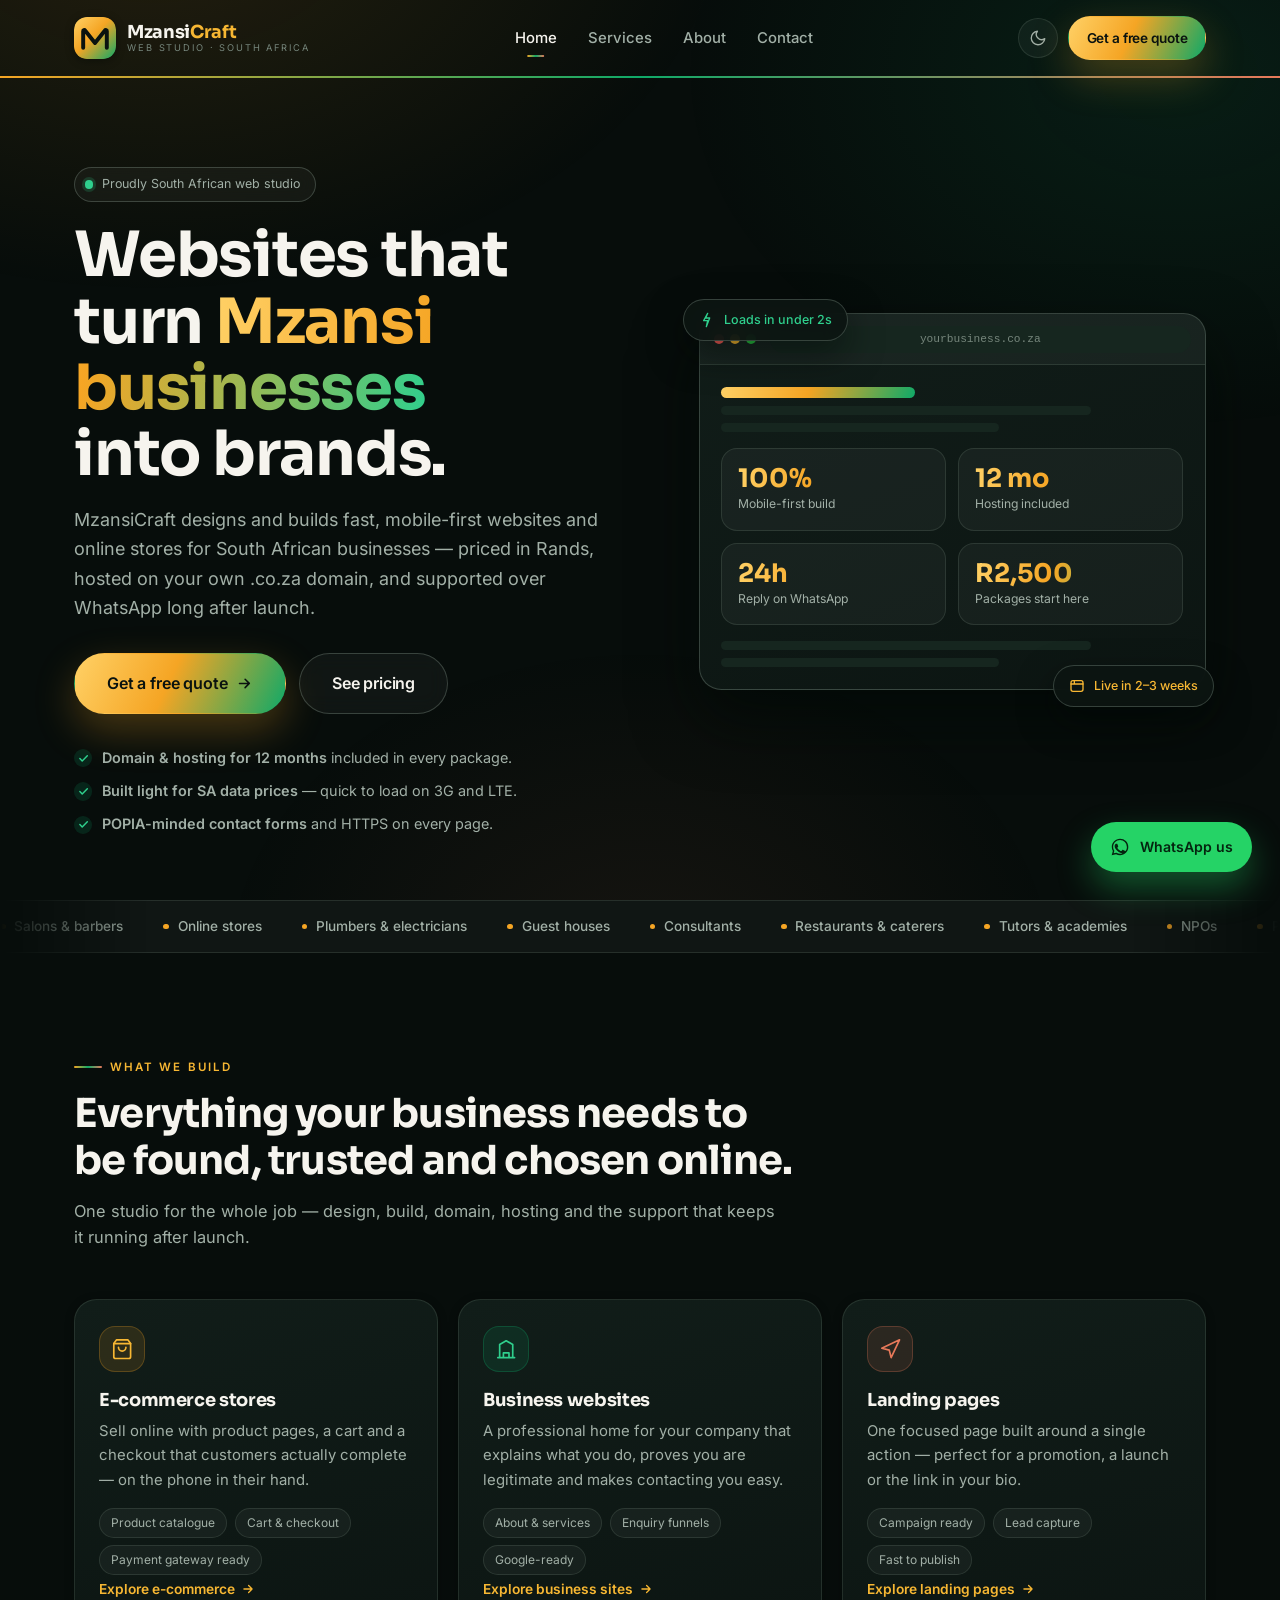
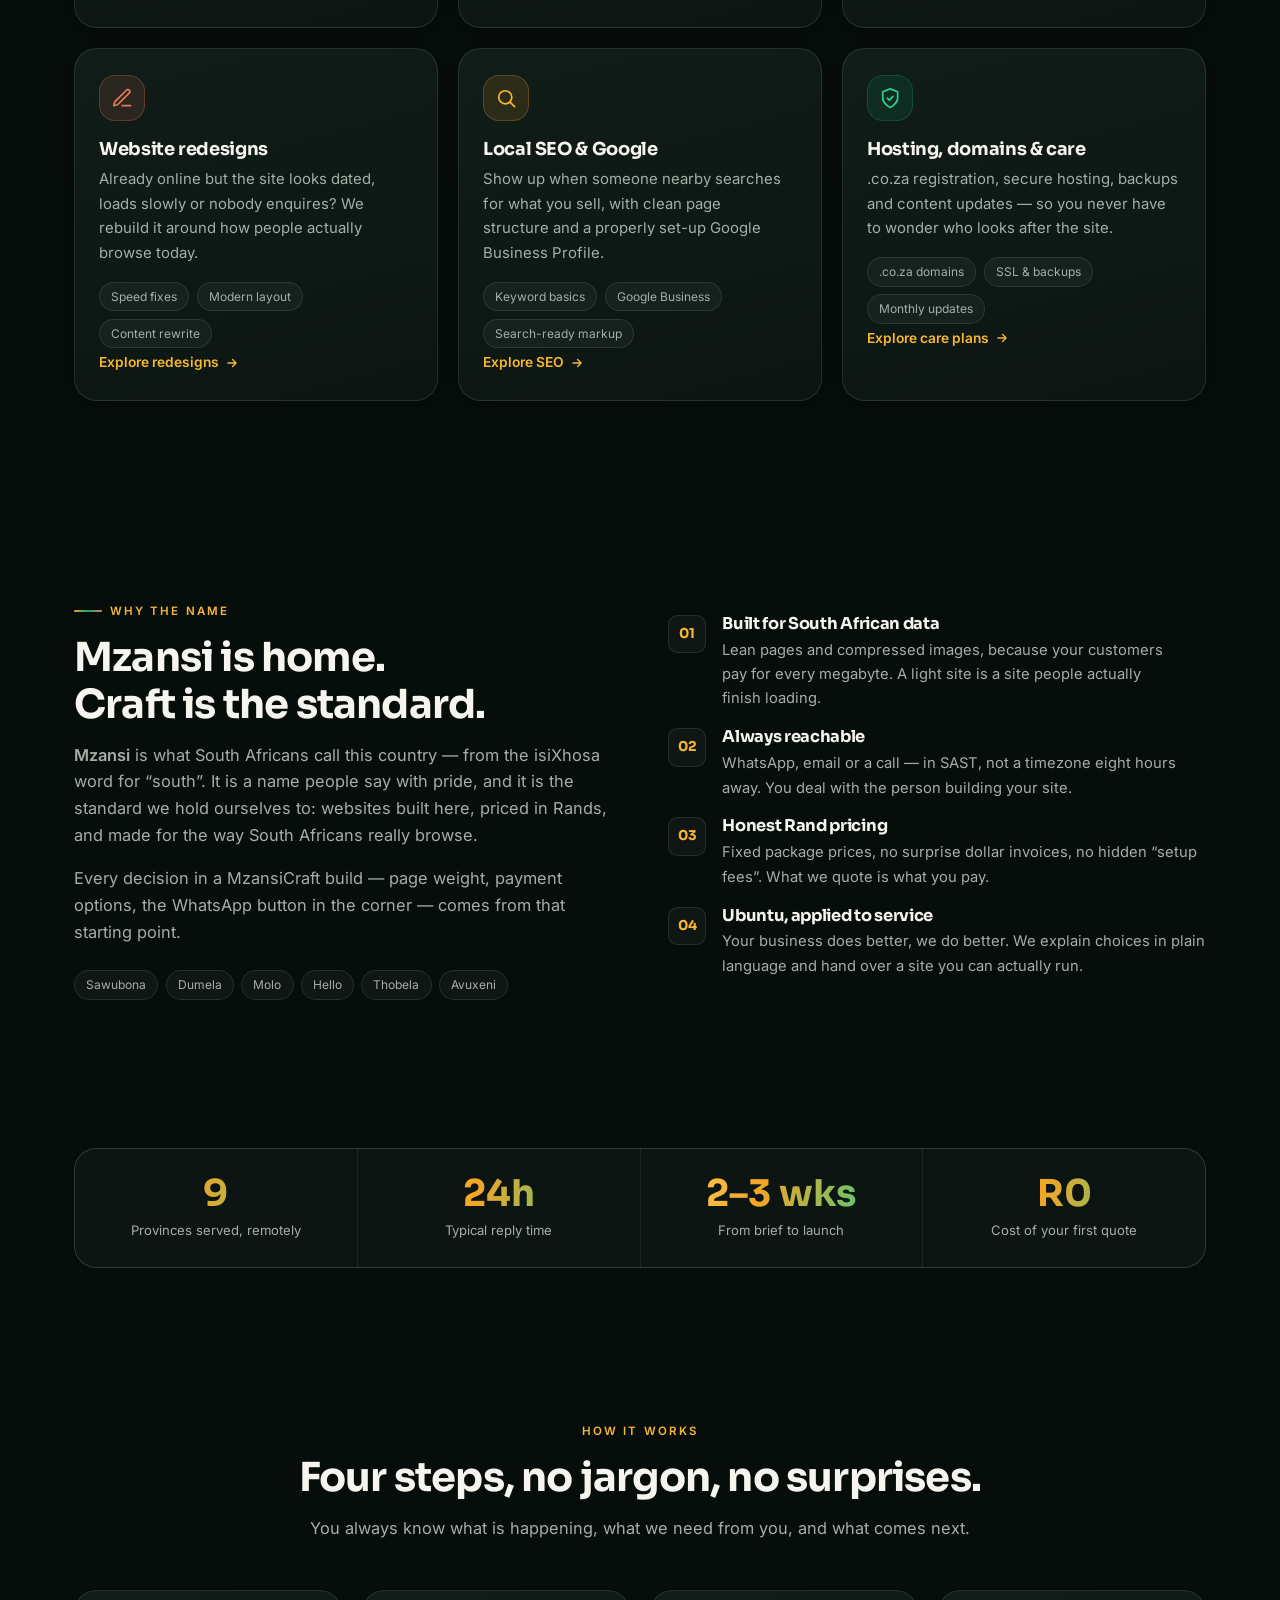
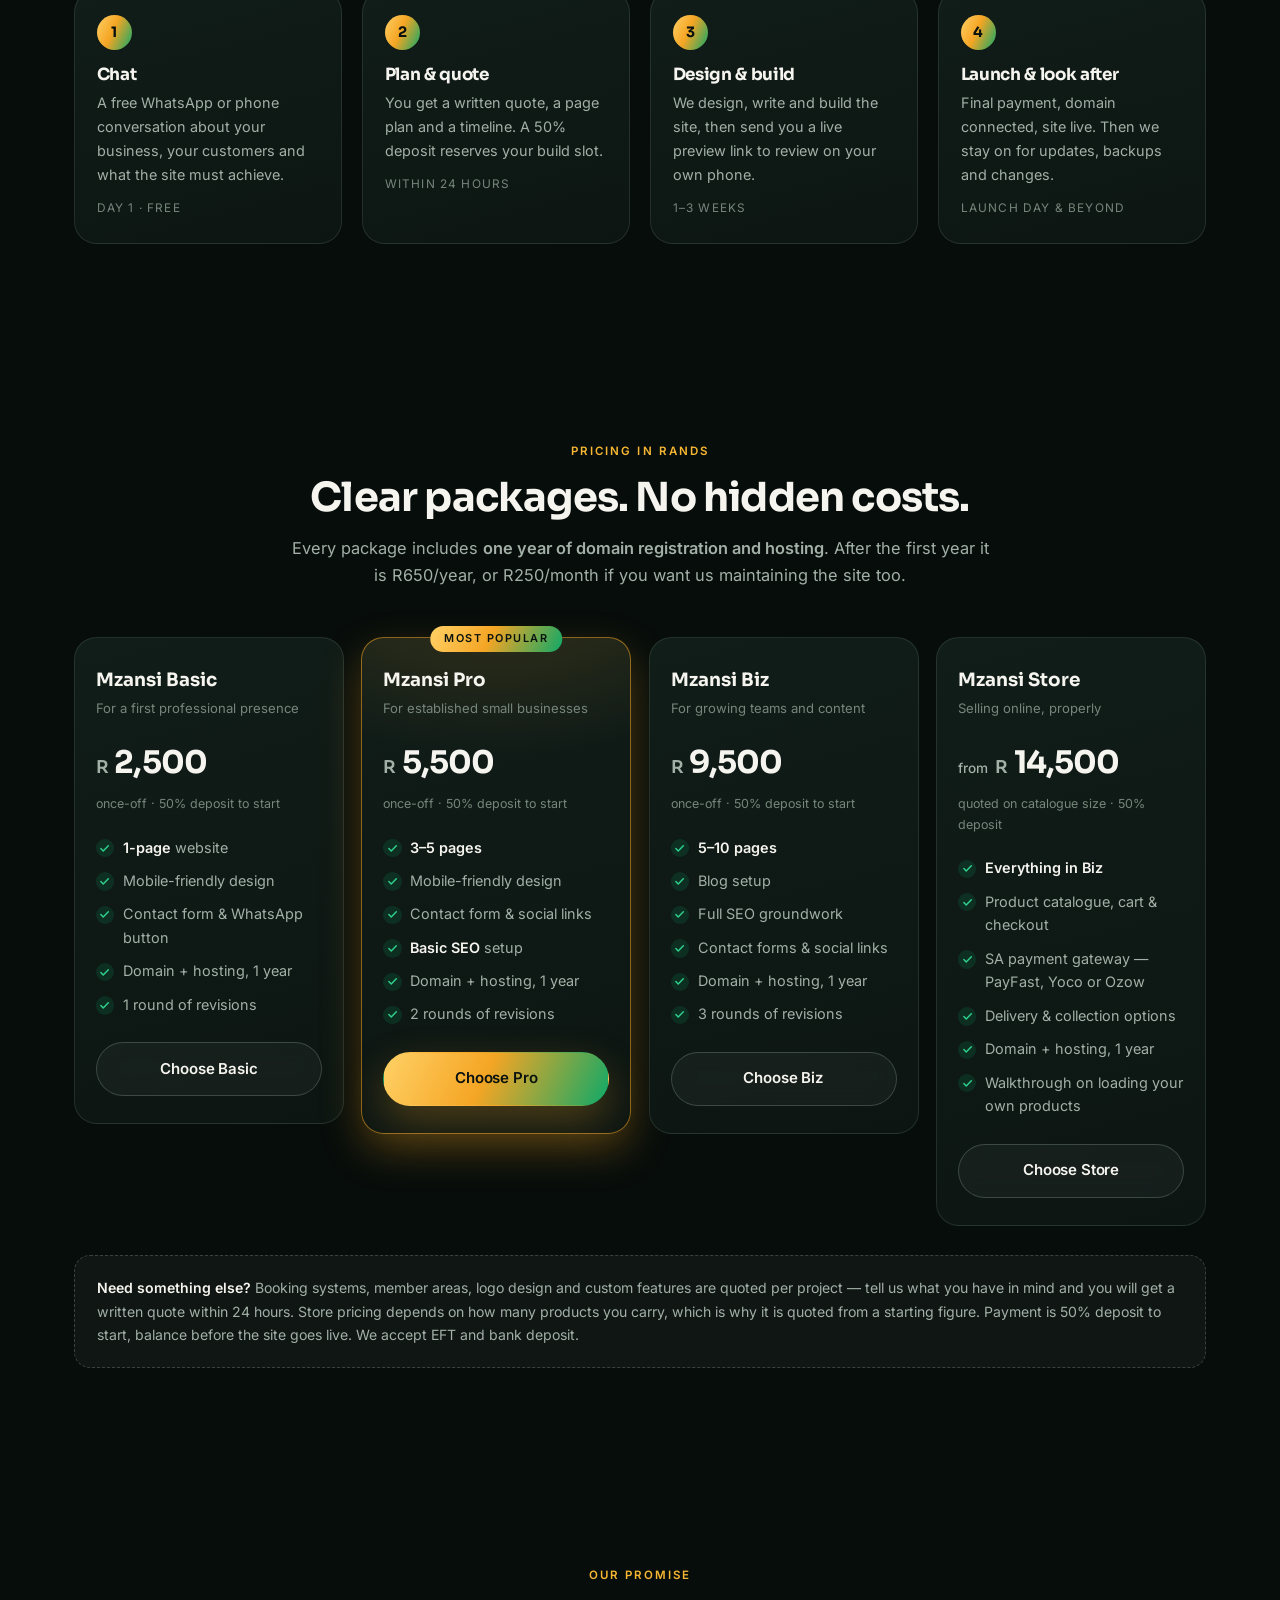
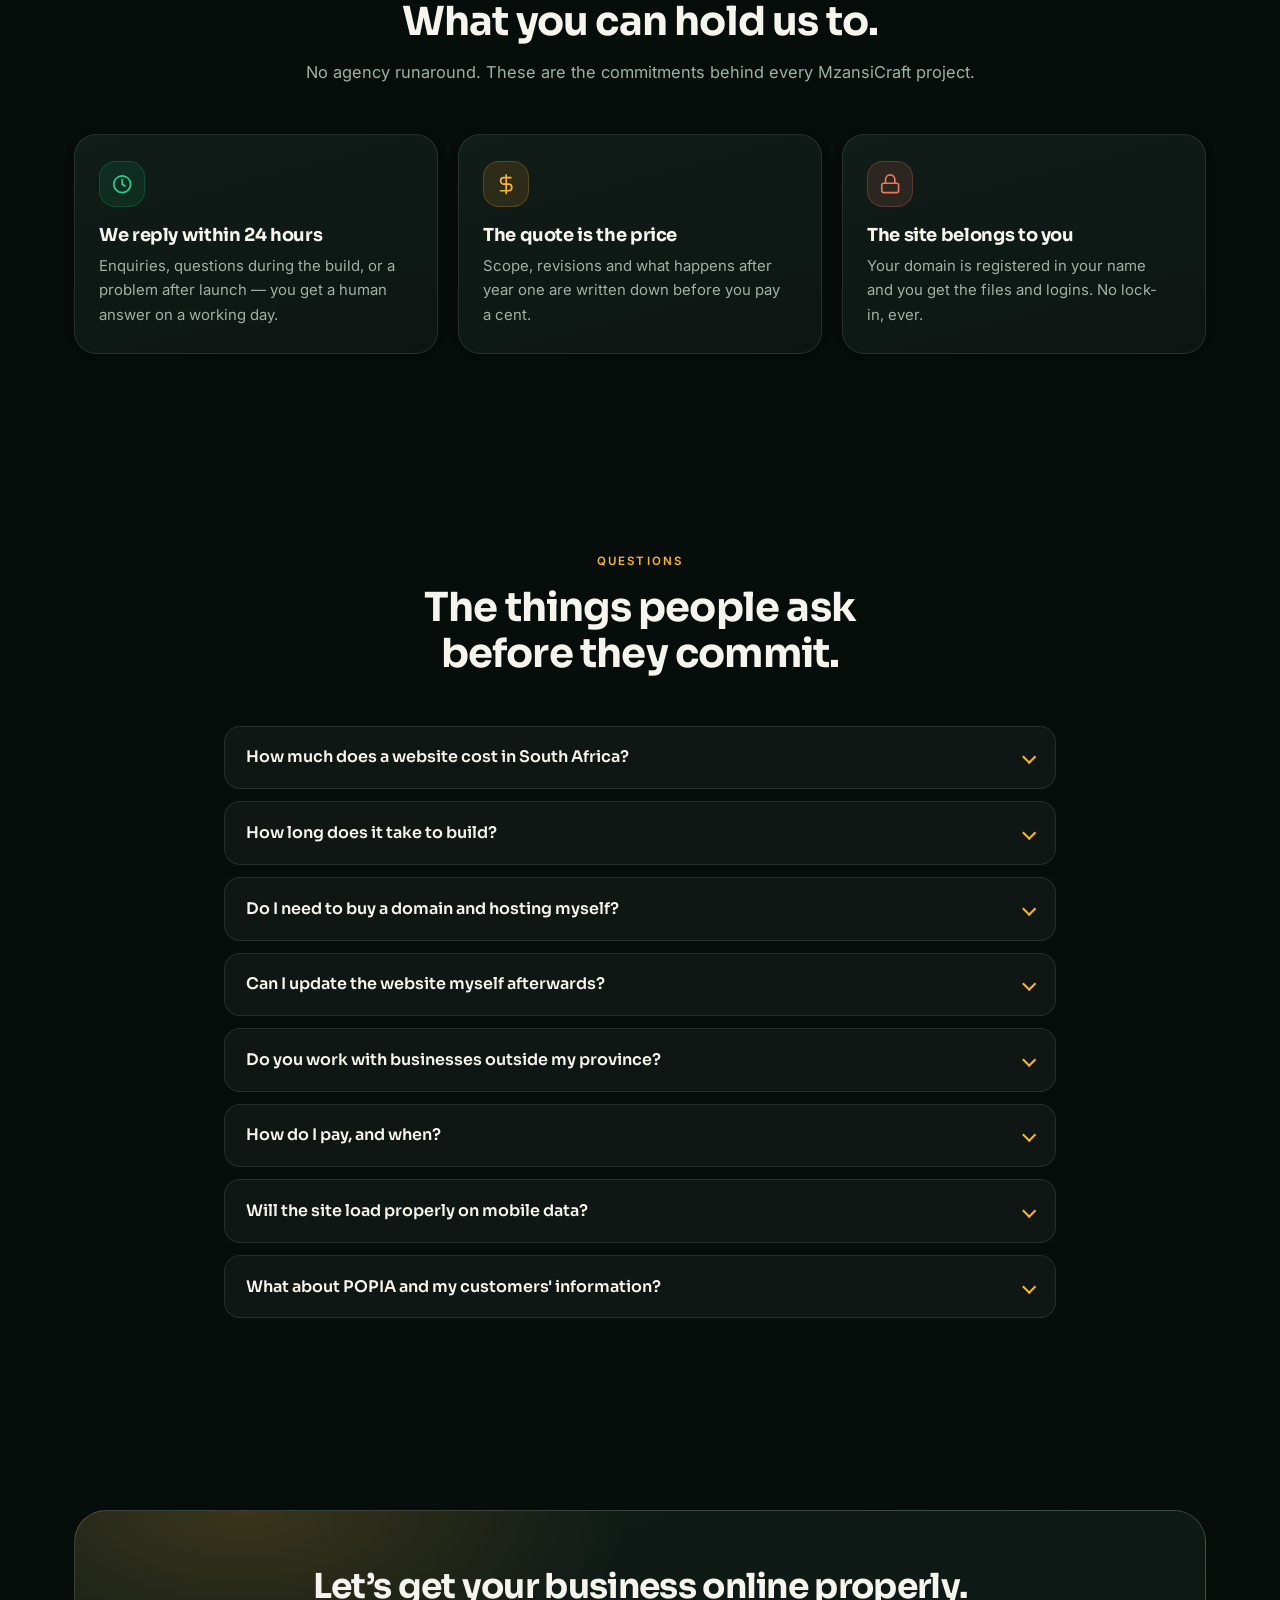
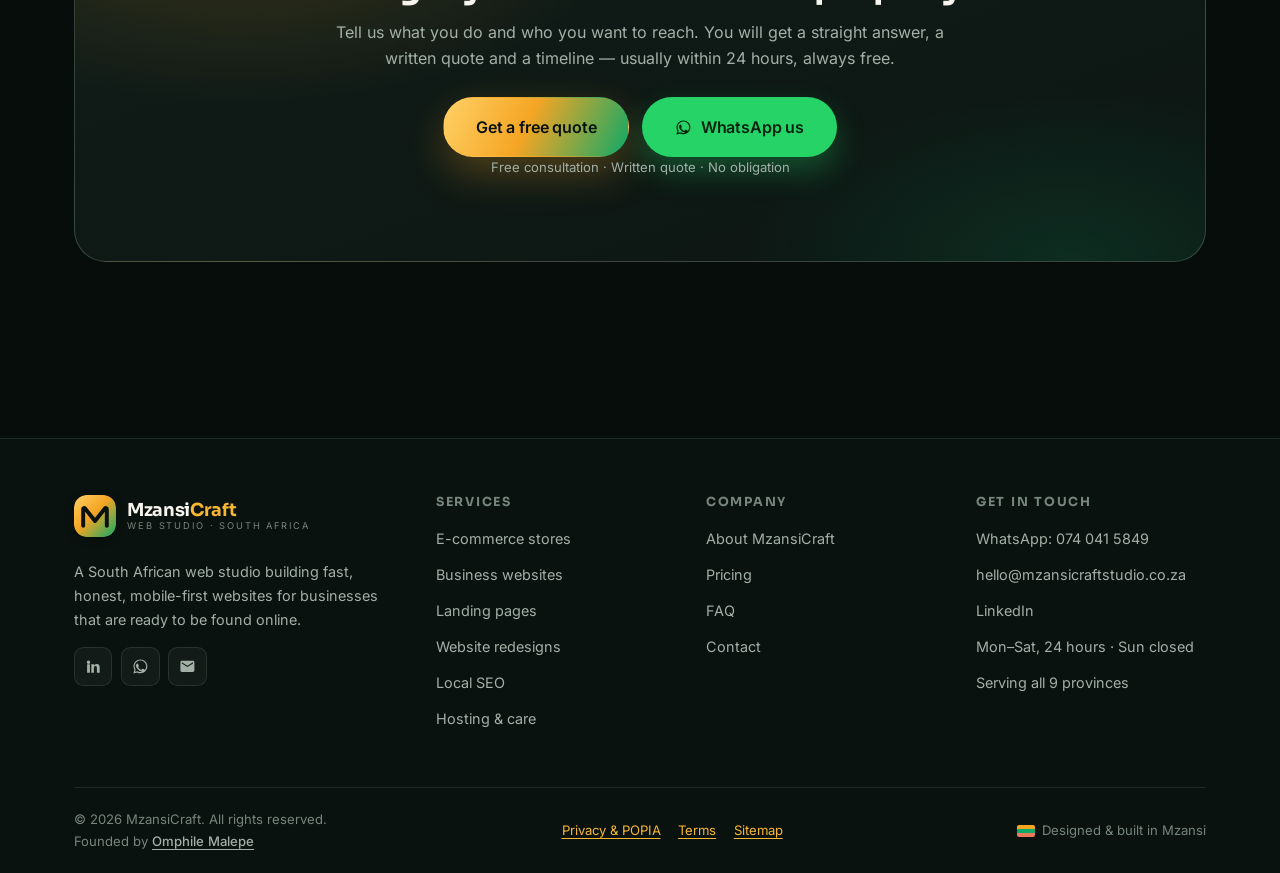
<file: index.html>
<!DOCTYPE html>
<html lang="en-ZA" data-theme="dark">
<head>
  <meta charset="UTF-8" />
  <meta name="viewport" content="width=device-width, initial-scale=1, viewport-fit=cover" />
  <title>MzansiCraft | Web Design & Development in South Africa</title>
  <meta name="description" content="MzansiCraft builds fast, mobile-first e-commerce and business websites for South African companies. Rand pricing, .co.za domain and hosting included, WhatsApp support." />
  <link rel="canonical" href="https://www.mzansicraftstudio.co.za/" />
  <meta name="theme-color" content="#070d0b" />
  <meta name="robots" content="index, follow" />

  <meta property="og:type" content="website" />
  <meta property="og:site_name" content="MzansiCraft" />
  <meta property="og:locale" content="en_ZA" />
  <meta property="og:title" content="MzansiCraft | Web Design & Development in South Africa" />
  <meta property="og:description" content="Fast, mobile-first e-commerce and business websites for South African companies. Rand pricing, hosting included, WhatsApp support." />
  <meta property="og:url" content="https://www.mzansicraftstudio.co.za/" />
  <meta property="og:image" content="https://www.mzansicraftstudio.co.za/assets/og-image.png" />
  <meta name="twitter:card" content="summary_large_image" />
  <meta name="twitter:title" content="MzansiCraft | Web Design & Development in South Africa" />
  <meta name="twitter:description" content="Fast, mobile-first websites for South African businesses. Rand pricing, hosting included." />
  <meta name="twitter:image" content="https://www.mzansicraftstudio.co.za/assets/og-image.png" />

  <link rel="icon" href="assets/favicon.svg" type="image/svg+xml" />
  <link rel="icon" href="assets/favicon-32.png" sizes="32x32" />
  <link rel="apple-touch-icon" href="assets/apple-touch-icon.png" />
  <link rel="manifest" href="site.webmanifest" />

  <link rel="preload" href="assets/fonts/inter-latin-567244.woff2" as="font" type="font/woff2" crossorigin />
  <link rel="preload" href="assets/fonts/sora-latin-4fa0aa.woff2" as="font" type="font/woff2" crossorigin />
  <link rel="stylesheet" href="styles.css" />

  <script>
    (function () {
      try {
        var t = localStorage.getItem("mzansicraft-theme");
        if (t) document.documentElement.setAttribute("data-theme", t);
      } catch (e) {}
    })();
  </script>
  <script src="main.js" defer></script>

  <script type="application/ld+json">
  {
    "@context": "https://schema.org",
    "@type": "ProfessionalService",
    "name": "MzansiCraft",
    "alternateName": "MzansiCraft Web Studio",
    "description": "South African web design and development studio building e-commerce stores, business websites and landing pages.",
    "url": "https://www.mzansicraftstudio.co.za/",
    "logo": "https://www.mzansicraftstudio.co.za/assets/favicon-512.png",
    "image": "https://www.mzansicraftstudio.co.za/assets/og-image.png",
    "telephone": "+27740415849",
    "email": "hello@mzansicraftstudio.co.za",
    "priceRange": "R2500 - R14500+",
    "currenciesAccepted": "ZAR",
    "paymentAccepted": "EFT, Bank deposit",
    "founder": { "@type": "Person", "name": "Omphile Malepe", "sameAs": "https://www.linkedin.com/in/omphile-malepe-0b220729a/" },
    "address": { "@type": "PostalAddress", "addressCountry": "ZA" },
    "areaServed": { "@type": "Country", "name": "South Africa" },
    "sameAs": [
      "https://www.linkedin.com/in/omphile-malepe-0b220729a/"
    ],
    "hasOfferCatalog": {
      "@type": "OfferCatalog",
      "name": "Website packages",
      "itemListElement": [
        { "@type": "Offer", "name": "Mzansi Basic", "price": "2500", "priceCurrency": "ZAR" },
        { "@type": "Offer", "name": "Mzansi Pro", "price": "5500", "priceCurrency": "ZAR" },
        { "@type": "Offer", "name": "Mzansi Biz", "price": "9500", "priceCurrency": "ZAR" },
        { "@type": "Offer", "name": "Mzansi Store", "price": "14500", "priceCurrency": "ZAR", "description": "Online store, priced from" }
      ]
    }
  }
  </script>

  <script type="application/ld+json">
  {
    "@context": "https://schema.org",
    "@type": "FAQPage",
    "mainEntity": [
      {
        "@type": "Question",
        "name": "How much does a website cost in South Africa?",
        "acceptedAnswer": { "@type": "Answer", "text": "Our packages start at R2,500 for a single-page site, R5,500 for a 3–5 page business website and R9,500 for a 5–10 page site with a blog and SEO. Online stores start from R14,500. Every package includes one year of .co.za domain registration and hosting." }
      },
      {
        "@type": "Question",
        "name": "How long does it take to build a website?",
        "acceptedAnswer": { "@type": "Answer", "text": "A single-page site typically goes live within one week. Most business websites launch in two to three weeks once we have your content, logo and images." }
      },
      {
        "@type": "Question",
        "name": "Do you work with businesses outside my province?",
        "acceptedAnswer": { "@type": "Answer", "text": "Yes. MzansiCraft works remotely with businesses in all nine provinces — Gauteng, Limpopo, Mpumalanga, North West, Free State, KwaZulu-Natal, Eastern Cape, Northern Cape and the Western Cape. Everything is handled over WhatsApp, email and video calls." }
      },
      {
        "@type": "Question",
        "name": "Will my website work well on mobile data?",
        "acceptedAnswer": { "@type": "Answer", "text": "Yes. We build mobile-first and keep pages light, because most South Africans browse on phones and pay for data by the gigabyte. Images are compressed and pages are kept lean so they load quickly on 3G and LTE." }
      },
      {
        "@type": "Question",
        "name": "Is my customers' information protected under POPIA?",
        "acceptedAnswer": { "@type": "Answer", "text": "Contact forms are built to collect only what you need, served over HTTPS, and paired with a privacy notice explaining how information is used — in line with the Protection of Personal Information Act." }
      }
    ]
  }
  </script>
</head>

<body>
  <div class="progress" aria-hidden="true"></div>
  <a class="skip-link" href="#main">Skip to content</a>

  <header class="site-header">
    <div class="container nav">
      <a class="brand" href="index.html" aria-label="MzansiCraft home">
        <img class="brand-mark" src="assets/logo-mark.svg" alt="" width="42" height="42" />
        <span class="brand-text">
          <span class="brand-name">Mzansi<span>Craft</span></span>
          <span class="brand-tag">Web Studio &middot; South Africa</span>
        </span>
      </a>

      <nav class="nav-links" id="nav-links" aria-label="Main navigation">
        <a href="index.html" class="active" aria-current="page">Home</a>
        <a href="services.html">Services</a>
        <a href="about.html">About</a>
        <a href="contact.html">Contact</a>
        <a class="btn btn-primary btn-sm nav-cta" href="contact.html">Get a free quote</a>
      </nav>

      <div class="nav-actions">
        <button class="theme-toggle" type="button" aria-label="Switch to light theme">
          <svg class="icon-moon" viewBox="0 0 24 24" fill="none" stroke="currentColor" stroke-width="1.8" stroke-linecap="round" stroke-linejoin="round" aria-hidden="true"><path d="M21 12.79A9 9 0 1 1 11.21 3 7 7 0 0 0 21 12.79z"/></svg>
          <svg class="icon-sun" viewBox="0 0 24 24" fill="none" stroke="currentColor" stroke-width="1.8" stroke-linecap="round" stroke-linejoin="round" aria-hidden="true"><circle cx="12" cy="12" r="4"/><path d="M12 2v2M12 20v2M4.9 4.9l1.4 1.4M17.7 17.7l1.4 1.4M2 12h2M20 12h2M4.9 19.1l1.4-1.4M17.7 6.3l1.4-1.4"/></svg>
        </button>
        <a class="btn btn-primary btn-sm btn-quote" href="contact.html">Get a free quote</a>
        <button class="nav-toggle" type="button" aria-expanded="false" aria-controls="nav-links" aria-label="Open menu">
          <span></span><span></span><span></span>
        </button>
      </div>
    </div>
    <div class="header-rule" aria-hidden="true"></div>
  </header>

  <main id="main">
    <!-- ================= HERO ================= -->
    <section class="container hero">
      <div class="hero-grid">
        <div>
          <div class="badge reveal">
            <span class="badge-dot" aria-hidden="true"></span>
            <span>Proudly South African web studio</span>
          </div>

          <h1 class="reveal" data-delay="1">Websites that turn <span class="text-grad">Mzansi businesses</span> into brands.</h1>

          <p class="hero-lead reveal" data-delay="2">
            MzansiCraft designs and builds fast, mobile-first websites and online stores for South African
            businesses &mdash; priced in Rands, hosted on your own .co.za domain, and supported over WhatsApp
            long after launch.
          </p>

          <div class="hero-cta reveal" data-delay="3">
            <a class="btn btn-primary btn-lg" href="contact.html">
              Get a free quote
              <svg viewBox="0 0 24 24" fill="none" stroke="currentColor" stroke-width="2.2" stroke-linecap="round" stroke-linejoin="round" aria-hidden="true"><path d="M5 12h14M13 6l6 6-6 6"/></svg>
            </a>
            <a class="btn btn-secondary btn-lg" href="#pricing">See pricing</a>
          </div>

          <ul class="hero-points reveal" data-delay="4">
            <li>
              <span class="tick" aria-hidden="true"><svg viewBox="0 0 24 24" fill="none" stroke="currentColor" stroke-width="3.2" stroke-linecap="round" stroke-linejoin="round"><path d="M20 6 9 17l-5-5"/></svg></span>
              <span><strong>Domain &amp; hosting for 12 months</strong> included in every package.</span>
            </li>
            <li>
              <span class="tick" aria-hidden="true"><svg viewBox="0 0 24 24" fill="none" stroke="currentColor" stroke-width="3.2" stroke-linecap="round" stroke-linejoin="round"><path d="M20 6 9 17l-5-5"/></svg></span>
              <span><strong>Built light for SA data prices</strong> &mdash; quick to load on 3G and LTE.</span>
            </li>
            <li>
              <span class="tick" aria-hidden="true"><svg viewBox="0 0 24 24" fill="none" stroke="currentColor" stroke-width="3.2" stroke-linecap="round" stroke-linejoin="round"><path d="M20 6 9 17l-5-5"/></svg></span>
              <span><strong>POPIA-minded contact forms</strong> and HTTPS on every page.</span>
            </li>
          </ul>
        </div>

        <div class="hero-visual reveal" data-delay="2">
          <div class="hero-float hero-float--tl">
            <svg viewBox="0 0 24 24" fill="none" stroke="currentColor" stroke-width="2" stroke-linecap="round" stroke-linejoin="round" aria-hidden="true"><path d="m13 2-3 7h6l-5 13 2-9H7z"/></svg>
            <span>Loads in under 2s</span>
          </div>

          <div class="mock">
            <div class="mock-bar" aria-hidden="true">
              <span class="mock-dot"></span><span class="mock-dot"></span><span class="mock-dot"></span>
              <span class="mock-url">yourbusiness.co.za</span>
            </div>
            <div class="mock-body">
              <div class="mock-lines" aria-hidden="true">
                <span class="mock-line mock-line--accent"></span>
                <span class="mock-line mock-line--80"></span>
                <span class="mock-line mock-line--60"></span>
              </div>
              <div class="mock-stats">
                <div class="stat">
                  <div class="stat-value"><span data-count="100" data-suffix="%">100%</span></div>
                  <div class="stat-label">Mobile-first build</div>
                </div>
                <div class="stat">
                  <div class="stat-value"><span data-count="12" data-suffix=" mo">12 mo</span></div>
                  <div class="stat-label">Hosting included</div>
                </div>
                <div class="stat">
                  <div class="stat-value"><span data-count="24" data-suffix="h">24h</span></div>
                  <div class="stat-label">Reply on WhatsApp</div>
                </div>
                <div class="stat">
                  <div class="stat-value">R2,500</div>
                  <div class="stat-label">Packages start here</div>
                </div>
              </div>
              <div class="mock-lines" aria-hidden="true">
                <span class="mock-line mock-line--80"></span>
                <span class="mock-line mock-line--60"></span>
              </div>
            </div>
          </div>

          <div class="hero-float hero-float--br">
            <svg viewBox="0 0 24 24" fill="none" stroke="currentColor" stroke-width="2" stroke-linecap="round" stroke-linejoin="round" aria-hidden="true"><rect x="3" y="4" width="18" height="16" rx="3"/><path d="M3 9h18M8 4v5"/></svg>
            <span>Live in 2&ndash;3 weeks</span>
          </div>
        </div>
      </div>
    </section>

    <!-- ================= MARQUEE ================= -->
    <div class="marquee" aria-label="Industries we build for">
      <div class="marquee-track">
        <span class="marquee-item">Salons &amp; barbers</span>
        <span class="marquee-item">Online stores</span>
        <span class="marquee-item">Plumbers &amp; electricians</span>
        <span class="marquee-item">Guest houses</span>
        <span class="marquee-item">Consultants</span>
        <span class="marquee-item">Restaurants &amp; caterers</span>
        <span class="marquee-item">Tutors &amp; academies</span>
        <span class="marquee-item">NPOs</span>
        <span class="marquee-item">Photographers</span>
        <span class="marquee-item">Construction</span>
        <span class="marquee-item" aria-hidden="true">Salons &amp; barbers</span>
        <span class="marquee-item" aria-hidden="true">Online stores</span>
        <span class="marquee-item" aria-hidden="true">Plumbers &amp; electricians</span>
        <span class="marquee-item" aria-hidden="true">Guest houses</span>
        <span class="marquee-item" aria-hidden="true">Consultants</span>
        <span class="marquee-item" aria-hidden="true">Restaurants &amp; caterers</span>
        <span class="marquee-item" aria-hidden="true">Tutors &amp; academies</span>
        <span class="marquee-item" aria-hidden="true">NPOs</span>
        <span class="marquee-item" aria-hidden="true">Photographers</span>
        <span class="marquee-item" aria-hidden="true">Construction</span>
      </div>
    </div>

    <!-- ================= SERVICES ================= -->
    <section class="container section" id="services">
      <div class="section-head reveal">
        <span class="kicker">What we build</span>
        <h2 class="section-title">Everything your business needs to be found, trusted and chosen online.</h2>
        <p class="section-sub">
          One studio for the whole job &mdash; design, build, domain, hosting and the support that keeps it
          running after launch.
        </p>
      </div>

      <div class="grid grid-3">
        <article class="card reveal">
          <div class="card-icon" aria-hidden="true">
            <svg viewBox="0 0 24 24" fill="none" stroke="currentColor" stroke-width="1.8" stroke-linecap="round" stroke-linejoin="round"><path d="M6 2 3 6v14a2 2 0 0 0 2 2h14a2 2 0 0 0 2-2V6l-3-4z"/><path d="M3 6h18M16 10a4 4 0 0 1-8 0"/></svg>
          </div>
          <h3>E-commerce stores</h3>
          <p>Sell online with product pages, a cart and a checkout that customers actually complete &mdash; on the phone in their hand.</p>
          <div class="chip-row">
            <span class="chip">Product catalogue</span>
            <span class="chip">Cart &amp; checkout</span>
            <span class="chip">Payment gateway ready</span>
          </div>
          <a class="card-link" href="services.html#ecommerce">Explore e-commerce
            <svg viewBox="0 0 24 24" fill="none" stroke="currentColor" stroke-width="2.2" stroke-linecap="round" stroke-linejoin="round" aria-hidden="true" width="14" height="14"><path d="M5 12h14M13 6l6 6-6 6"/></svg>
          </a>
        </article>

        <article class="card reveal" data-delay="1">
          <div class="card-icon card-icon--green" aria-hidden="true">
            <svg viewBox="0 0 24 24" fill="none" stroke="currentColor" stroke-width="1.8" stroke-linecap="round" stroke-linejoin="round"><path d="M3 21h18M5 21V7l7-4 7 4v14M9 21v-5h6v5"/></svg>
          </div>
          <h3>Business websites</h3>
          <p>A professional home for your company that explains what you do, proves you are legitimate and makes contacting you easy.</p>
          <div class="chip-row">
            <span class="chip">About &amp; services</span>
            <span class="chip">Enquiry funnels</span>
            <span class="chip">Google-ready</span>
          </div>
          <a class="card-link" href="services.html#business">Explore business sites
            <svg viewBox="0 0 24 24" fill="none" stroke="currentColor" stroke-width="2.2" stroke-linecap="round" stroke-linejoin="round" aria-hidden="true" width="14" height="14"><path d="M5 12h14M13 6l6 6-6 6"/></svg>
          </a>
        </article>

        <article class="card reveal" data-delay="2">
          <div class="card-icon card-icon--clay" aria-hidden="true">
            <svg viewBox="0 0 24 24" fill="none" stroke="currentColor" stroke-width="1.8" stroke-linecap="round" stroke-linejoin="round"><path d="M3 11l19-9-9 19-2-8z"/></svg>
          </div>
          <h3>Landing pages</h3>
          <p>One focused page built around a single action &mdash; perfect for a promotion, a launch or the link in your bio.</p>
          <div class="chip-row">
            <span class="chip">Campaign ready</span>
            <span class="chip">Lead capture</span>
            <span class="chip">Fast to publish</span>
          </div>
          <a class="card-link" href="services.html#landing">Explore landing pages
            <svg viewBox="0 0 24 24" fill="none" stroke="currentColor" stroke-width="2.2" stroke-linecap="round" stroke-linejoin="round" aria-hidden="true" width="14" height="14"><path d="M5 12h14M13 6l6 6-6 6"/></svg>
          </a>
        </article>

        <article class="card reveal">
          <div class="card-icon card-icon--clay" aria-hidden="true">
            <svg viewBox="0 0 24 24" fill="none" stroke="currentColor" stroke-width="1.8" stroke-linecap="round" stroke-linejoin="round"><path d="M12 20h9M16.5 3.5a2.1 2.1 0 0 1 3 3L7 19l-4 1 1-4z"/></svg>
          </div>
          <h3>Website redesigns</h3>
          <p>Already online but the site looks dated, loads slowly or nobody enquires? We rebuild it around how people actually browse today.</p>
          <div class="chip-row">
            <span class="chip">Speed fixes</span>
            <span class="chip">Modern layout</span>
            <span class="chip">Content rewrite</span>
          </div>
          <a class="card-link" href="services.html#redesign">Explore redesigns
            <svg viewBox="0 0 24 24" fill="none" stroke="currentColor" stroke-width="2.2" stroke-linecap="round" stroke-linejoin="round" aria-hidden="true" width="14" height="14"><path d="M5 12h14M13 6l6 6-6 6"/></svg>
          </a>
        </article>

        <article class="card reveal" data-delay="1">
          <div class="card-icon" aria-hidden="true">
            <svg viewBox="0 0 24 24" fill="none" stroke="currentColor" stroke-width="1.8" stroke-linecap="round" stroke-linejoin="round"><circle cx="11" cy="11" r="7"/><path d="m21 21-4.3-4.3"/></svg>
          </div>
          <h3>Local SEO &amp; Google</h3>
          <p>Show up when someone nearby searches for what you sell, with clean page structure and a properly set-up Google Business Profile.</p>
          <div class="chip-row">
            <span class="chip">Keyword basics</span>
            <span class="chip">Google Business</span>
            <span class="chip">Search-ready markup</span>
          </div>
          <a class="card-link" href="services.html#seo">Explore SEO
            <svg viewBox="0 0 24 24" fill="none" stroke="currentColor" stroke-width="2.2" stroke-linecap="round" stroke-linejoin="round" aria-hidden="true" width="14" height="14"><path d="M5 12h14M13 6l6 6-6 6"/></svg>
          </a>
        </article>

        <article class="card reveal" data-delay="2">
          <div class="card-icon card-icon--green" aria-hidden="true">
            <svg viewBox="0 0 24 24" fill="none" stroke="currentColor" stroke-width="1.8" stroke-linecap="round" stroke-linejoin="round"><path d="M12 22s8-4 8-10V5l-8-3-8 3v7c0 6 8 10 8 10z"/><path d="m9 12 2 2 4-4"/></svg>
          </div>
          <h3>Hosting, domains &amp; care</h3>
          <p>.co.za registration, secure hosting, backups and content updates &mdash; so you never have to wonder who looks after the site.</p>
          <div class="chip-row">
            <span class="chip">.co.za domains</span>
            <span class="chip">SSL &amp; backups</span>
            <span class="chip">Monthly updates</span>
          </div>
          <a class="card-link" href="services.html#care">Explore care plans
            <svg viewBox="0 0 24 24" fill="none" stroke="currentColor" stroke-width="2.2" stroke-linecap="round" stroke-linejoin="round" aria-hidden="true" width="14" height="14"><path d="M5 12h14M13 6l6 6-6 6"/></svg>
          </a>
        </article>
      </div>
    </section>

    <!-- ================= WHY MZANSICRAFT ================= -->
    <section class="container section" id="why">
      <div class="split">
        <div class="reveal">
          <span class="kicker">Why the name</span>
          <h2 class="section-title">Mzansi is home. Craft is the standard.</h2>
          <p class="section-sub">
            <strong>Mzansi</strong> is what South Africans call this country &mdash; from the isiXhosa word for
            &ldquo;south&rdquo;. It is a name people say with pride, and it is the standard we hold ourselves to:
            websites built here, priced in Rands, and made for the way South Africans really browse.
          </p>
          <p class="section-sub" style="margin-top: 1rem;">
            Every decision in a MzansiCraft build &mdash; page weight, payment options, the WhatsApp button in the
            corner &mdash; comes from that starting point.
          </p>
          <div class="chip-row" style="margin-top: 1.5rem;">
            <span class="chip">Sawubona</span>
            <span class="chip">Dumela</span>
            <span class="chip">Molo</span>
            <span class="chip">Hello</span>
            <span class="chip">Thobela</span>
            <span class="chip">Avuxeni</span>
          </div>
        </div>

        <div class="value-list reveal" data-delay="1">
          <div class="value-item">
            <span class="value-num">01</span>
            <div>
              <h3>Built for South African data</h3>
              <p>Lean pages and compressed images, because your customers pay for every megabyte. A light site is a site people actually finish loading.</p>
            </div>
          </div>
          <div class="value-item">
            <span class="value-num">02</span>
            <div>
              <h3>Always reachable</h3>
              <p>WhatsApp, email or a call &mdash; in SAST, not a timezone eight hours away. You deal with the person building your site.</p>
            </div>
          </div>
          <div class="value-item">
            <span class="value-num">03</span>
            <div>
              <h3>Honest Rand pricing</h3>
              <p>Fixed package prices, no surprise dollar invoices, no hidden &ldquo;setup fees&rdquo;. What we quote is what you pay.</p>
            </div>
          </div>
          <div class="value-item">
            <span class="value-num">04</span>
            <div>
              <h3>Ubuntu, applied to service</h3>
              <p>Your business does better, we do better. We explain choices in plain language and hand over a site you can actually run.</p>
            </div>
          </div>
        </div>
      </div>
    </section>

    <!-- ================= STAT STRIP ================= -->
    <section class="container section--tight">
      <div class="stat-strip reveal">
        <div class="stat-cell">
          <div class="stat-value"><span data-count="9">9</span></div>
          <div class="stat-label">Provinces served, remotely</div>
        </div>
        <div class="stat-cell">
          <div class="stat-value"><span data-count="24" data-suffix="h">24h</span></div>
          <div class="stat-label">Typical reply time</div>
        </div>
        <div class="stat-cell">
          <div class="stat-value"><span data-count="3" data-prefix="2–" data-suffix=" wks">2–3 wks</span></div>
          <div class="stat-label">From brief to launch</div>
        </div>
        <div class="stat-cell">
          <div class="stat-value"><span data-count="0" data-prefix="R">R0</span></div>
          <div class="stat-label">Cost of your first quote</div>
        </div>
      </div>
    </section>

    <!-- ================= PROCESS ================= -->
    <section class="container section" id="process">
      <div class="section-head section-head--center reveal">
        <span class="kicker">How it works</span>
        <h2 class="section-title">Four steps, no jargon, no surprises.</h2>
        <p class="section-sub">You always know what is happening, what we need from you, and what comes next.</p>
      </div>

      <div class="steps">
        <article class="step reveal">
          <span class="step-num">1</span>
          <h3>Chat</h3>
          <p>A free WhatsApp or phone conversation about your business, your customers and what the site must achieve.</p>
          <span class="step-time">Day 1 &middot; Free</span>
        </article>
        <article class="step reveal" data-delay="1">
          <span class="step-num">2</span>
          <h3>Plan &amp; quote</h3>
          <p>You get a written quote, a page plan and a timeline. A 50% deposit reserves your build slot.</p>
          <span class="step-time">Within 24 hours</span>
        </article>
        <article class="step reveal" data-delay="2">
          <span class="step-num">3</span>
          <h3>Design &amp; build</h3>
          <p>We design, write and build the site, then send you a live preview link to review on your own phone.</p>
          <span class="step-time">1&ndash;3 weeks</span>
        </article>
        <article class="step reveal" data-delay="3">
          <span class="step-num">4</span>
          <h3>Launch &amp; look after</h3>
          <p>Final payment, domain connected, site live. Then we stay on for updates, backups and changes.</p>
          <span class="step-time">Launch day &amp; beyond</span>
        </article>
      </div>
    </section>

    <!-- ================= PRICING ================= -->
    <section class="container section" id="pricing">
      <div class="section-head section-head--center reveal">
        <span class="kicker">Pricing in Rands</span>
        <h2 class="section-title">Clear packages. No hidden costs.</h2>
        <p class="section-sub">
          Every package includes <strong>one year of domain registration and hosting</strong>. After the first
          year it is R650/year, or R250/month if you want us maintaining the site too.
        </p>
      </div>

      <div class="pricing-grid pricing-grid--4">
        <article class="price-card reveal">
          <div class="price-name">Mzansi Basic</div>
          <div class="price-for">For a first professional presence</div>
          <div class="price-amount"><span class="cur">R</span><span class="amount">2,500</span></div>
          <div class="price-terms">once-off &middot; 50% deposit to start</div>
          <ul class="price-features">
            <li><span class="tick" aria-hidden="true"><svg viewBox="0 0 24 24" fill="none" stroke="currentColor" stroke-width="3.2" stroke-linecap="round" stroke-linejoin="round"><path d="M20 6 9 17l-5-5"/></svg></span><span><strong>1-page</strong> website</span></li>
            <li><span class="tick" aria-hidden="true"><svg viewBox="0 0 24 24" fill="none" stroke="currentColor" stroke-width="3.2" stroke-linecap="round" stroke-linejoin="round"><path d="M20 6 9 17l-5-5"/></svg></span><span>Mobile-friendly design</span></li>
            <li><span class="tick" aria-hidden="true"><svg viewBox="0 0 24 24" fill="none" stroke="currentColor" stroke-width="3.2" stroke-linecap="round" stroke-linejoin="round"><path d="M20 6 9 17l-5-5"/></svg></span><span>Contact form &amp; WhatsApp button</span></li>
            <li><span class="tick" aria-hidden="true"><svg viewBox="0 0 24 24" fill="none" stroke="currentColor" stroke-width="3.2" stroke-linecap="round" stroke-linejoin="round"><path d="M20 6 9 17l-5-5"/></svg></span><span>Domain + hosting, 1 year</span></li>
            <li><span class="tick" aria-hidden="true"><svg viewBox="0 0 24 24" fill="none" stroke="currentColor" stroke-width="3.2" stroke-linecap="round" stroke-linejoin="round"><path d="M20 6 9 17l-5-5"/></svg></span><span>1 round of revisions</span></li>
          </ul>
          <a class="btn btn-secondary btn-block" href="contact.html?package=basic">Choose Basic</a>
        </article>

        <article class="price-card price-card--featured reveal" data-delay="1">
          <span class="price-flag">Most popular</span>
          <div class="price-name">Mzansi Pro</div>
          <div class="price-for">For established small businesses</div>
          <div class="price-amount"><span class="cur">R</span><span class="amount">5,500</span></div>
          <div class="price-terms">once-off &middot; 50% deposit to start</div>
          <ul class="price-features">
            <li><span class="tick" aria-hidden="true"><svg viewBox="0 0 24 24" fill="none" stroke="currentColor" stroke-width="3.2" stroke-linecap="round" stroke-linejoin="round"><path d="M20 6 9 17l-5-5"/></svg></span><span><strong>3&ndash;5 pages</strong></span></li>
            <li><span class="tick" aria-hidden="true"><svg viewBox="0 0 24 24" fill="none" stroke="currentColor" stroke-width="3.2" stroke-linecap="round" stroke-linejoin="round"><path d="M20 6 9 17l-5-5"/></svg></span><span>Mobile-friendly design</span></li>
            <li><span class="tick" aria-hidden="true"><svg viewBox="0 0 24 24" fill="none" stroke="currentColor" stroke-width="3.2" stroke-linecap="round" stroke-linejoin="round"><path d="M20 6 9 17l-5-5"/></svg></span><span>Contact form &amp; social links</span></li>
            <li><span class="tick" aria-hidden="true"><svg viewBox="0 0 24 24" fill="none" stroke="currentColor" stroke-width="3.2" stroke-linecap="round" stroke-linejoin="round"><path d="M20 6 9 17l-5-5"/></svg></span><span><strong>Basic SEO</strong> setup</span></li>
            <li><span class="tick" aria-hidden="true"><svg viewBox="0 0 24 24" fill="none" stroke="currentColor" stroke-width="3.2" stroke-linecap="round" stroke-linejoin="round"><path d="M20 6 9 17l-5-5"/></svg></span><span>Domain + hosting, 1 year</span></li>
            <li><span class="tick" aria-hidden="true"><svg viewBox="0 0 24 24" fill="none" stroke="currentColor" stroke-width="3.2" stroke-linecap="round" stroke-linejoin="round"><path d="M20 6 9 17l-5-5"/></svg></span><span>2 rounds of revisions</span></li>
          </ul>
          <a class="btn btn-primary btn-block" href="contact.html?package=pro">Choose Pro</a>
        </article>

        <article class="price-card reveal" data-delay="2">
          <div class="price-name">Mzansi Biz</div>
          <div class="price-for">For growing teams and content</div>
          <div class="price-amount"><span class="cur">R</span><span class="amount">9,500</span></div>
          <div class="price-terms">once-off &middot; 50% deposit to start</div>
          <ul class="price-features">
            <li><span class="tick" aria-hidden="true"><svg viewBox="0 0 24 24" fill="none" stroke="currentColor" stroke-width="3.2" stroke-linecap="round" stroke-linejoin="round"><path d="M20 6 9 17l-5-5"/></svg></span><span><strong>5&ndash;10 pages</strong></span></li>
            <li><span class="tick" aria-hidden="true"><svg viewBox="0 0 24 24" fill="none" stroke="currentColor" stroke-width="3.2" stroke-linecap="round" stroke-linejoin="round"><path d="M20 6 9 17l-5-5"/></svg></span><span>Blog setup</span></li>
            <li><span class="tick" aria-hidden="true"><svg viewBox="0 0 24 24" fill="none" stroke="currentColor" stroke-width="3.2" stroke-linecap="round" stroke-linejoin="round"><path d="M20 6 9 17l-5-5"/></svg></span><span>Full SEO groundwork</span></li>
            <li><span class="tick" aria-hidden="true"><svg viewBox="0 0 24 24" fill="none" stroke="currentColor" stroke-width="3.2" stroke-linecap="round" stroke-linejoin="round"><path d="M20 6 9 17l-5-5"/></svg></span><span>Contact forms &amp; social links</span></li>
            <li><span class="tick" aria-hidden="true"><svg viewBox="0 0 24 24" fill="none" stroke="currentColor" stroke-width="3.2" stroke-linecap="round" stroke-linejoin="round"><path d="M20 6 9 17l-5-5"/></svg></span><span>Domain + hosting, 1 year</span></li>
            <li><span class="tick" aria-hidden="true"><svg viewBox="0 0 24 24" fill="none" stroke="currentColor" stroke-width="3.2" stroke-linecap="round" stroke-linejoin="round"><path d="M20 6 9 17l-5-5"/></svg></span><span>3 rounds of revisions</span></li>
          </ul>
          <a class="btn btn-secondary btn-block" href="contact.html?package=biz">Choose Biz</a>
        </article>

        <article class="price-card reveal" data-delay="3">
          <div class="price-name">Mzansi Store</div>
          <div class="price-for">Selling online, properly</div>
          <div class="price-amount"><span class="price-from">from</span><span class="cur">R</span><span class="amount">14,500</span></div>
          <div class="price-terms">quoted on catalogue size &middot; 50% deposit</div>
          <ul class="price-features">
            <li><span class="tick" aria-hidden="true"><svg viewBox="0 0 24 24" fill="none" stroke="currentColor" stroke-width="3.2" stroke-linecap="round" stroke-linejoin="round"><path d="M20 6 9 17l-5-5"/></svg></span><span><strong>Everything in Biz</strong></span></li>
            <li><span class="tick" aria-hidden="true"><svg viewBox="0 0 24 24" fill="none" stroke="currentColor" stroke-width="3.2" stroke-linecap="round" stroke-linejoin="round"><path d="M20 6 9 17l-5-5"/></svg></span><span>Product catalogue, cart &amp; checkout</span></li>
            <li><span class="tick" aria-hidden="true"><svg viewBox="0 0 24 24" fill="none" stroke="currentColor" stroke-width="3.2" stroke-linecap="round" stroke-linejoin="round"><path d="M20 6 9 17l-5-5"/></svg></span><span>SA payment gateway &mdash; PayFast, Yoco or Ozow</span></li>
            <li><span class="tick" aria-hidden="true"><svg viewBox="0 0 24 24" fill="none" stroke="currentColor" stroke-width="3.2" stroke-linecap="round" stroke-linejoin="round"><path d="M20 6 9 17l-5-5"/></svg></span><span>Delivery &amp; collection options</span></li>
            <li><span class="tick" aria-hidden="true"><svg viewBox="0 0 24 24" fill="none" stroke="currentColor" stroke-width="3.2" stroke-linecap="round" stroke-linejoin="round"><path d="M20 6 9 17l-5-5"/></svg></span><span>Domain + hosting, 1 year</span></li>
            <li><span class="tick" aria-hidden="true"><svg viewBox="0 0 24 24" fill="none" stroke="currentColor" stroke-width="3.2" stroke-linecap="round" stroke-linejoin="round"><path d="M20 6 9 17l-5-5"/></svg></span><span>Walkthrough on loading your own products</span></li>
          </ul>
          <a class="btn btn-secondary btn-block" href="contact.html?package=store">Choose Store</a>
        </article>
      </div>

      <div class="price-note reveal">
        <strong>Need something else?</strong> Booking systems, member areas, logo design and custom features are
        quoted per project &mdash; tell us what you have in mind and you will get a written quote within 24 hours.
        Store pricing depends on how many products you carry, which is why it is quoted from a starting figure.
        Payment is 50% deposit to start, balance before the site goes live. We accept EFT and bank deposit.
      </div>
    </section>

    <!-- ================= PROMISE ================= -->
    <section class="container section" id="promise">
      <div class="section-head section-head--center reveal">
        <span class="kicker">Our promise</span>
        <h2 class="section-title">What you can hold us to.</h2>
        <p class="section-sub">No agency runaround. These are the commitments behind every MzansiCraft project.</p>
      </div>

      <div class="grid grid-3">
        <article class="card reveal">
          <div class="card-icon card-icon--green" aria-hidden="true">
            <svg viewBox="0 0 24 24" fill="none" stroke="currentColor" stroke-width="1.8" stroke-linecap="round" stroke-linejoin="round"><circle cx="12" cy="12" r="9"/><path d="M12 7v5l3 2"/></svg>
          </div>
          <h3>We reply within 24 hours</h3>
          <p>Enquiries, questions during the build, or a problem after launch &mdash; you get a human answer on a working day.</p>
        </article>
        <article class="card reveal" data-delay="1">
          <div class="card-icon" aria-hidden="true">
            <svg viewBox="0 0 24 24" fill="none" stroke="currentColor" stroke-width="1.8" stroke-linecap="round" stroke-linejoin="round"><path d="M12 2v20M17 5H9.5a3.5 3.5 0 0 0 0 7h5a3.5 3.5 0 0 1 0 7H6"/></svg>
          </div>
          <h3>The quote is the price</h3>
          <p>Scope, revisions and what happens after year one are written down before you pay a cent.</p>
        </article>
        <article class="card reveal" data-delay="2">
          <div class="card-icon card-icon--clay" aria-hidden="true">
            <svg viewBox="0 0 24 24" fill="none" stroke="currentColor" stroke-width="1.8" stroke-linecap="round" stroke-linejoin="round"><rect x="3" y="11" width="18" height="10" rx="2"/><path d="M7 11V7a5 5 0 0 1 10 0v4"/></svg>
          </div>
          <h3>The site belongs to you</h3>
          <p>Your domain is registered in your name and you get the files and logins. No lock-in, ever.</p>
        </article>
      </div>

      <!--
        TESTIMONIALS — ready to switch on.
        When a client gives you a review, delete this comment wrapper and fill in the details.
        Copy the block for each extra review.

      <div class="grid grid-3" style="margin-top: 1.25rem;">
        <article class="quote-card reveal">
          <span class="quote-mark" aria-hidden="true">&ldquo;</span>
          <blockquote>Paste the client's own words here.</blockquote>
          <div class="quote-author">
            <span class="quote-avatar" aria-hidden="true">TM</span>
            <span>
              <span class="quote-name">Client name</span><br />
              <span class="quote-role">Business name, City</span>
            </span>
          </div>
        </article>
      </div>
      -->
    </section>

    <!-- ================= FAQ ================= -->
    <section class="container section" id="faq">
      <div class="section-head section-head--center reveal">
        <span class="kicker">Questions</span>
        <h2 class="section-title">The things people ask before they commit.</h2>
      </div>

      <div class="faq-list">
        <details class="faq-item reveal">
          <summary>How much does a website cost in South Africa?</summary>
          <div class="faq-answer">
            <p>Our packages start at <strong>R2,500</strong> for a single-page site, <strong>R5,500</strong> for a 3&ndash;5 page business website and <strong>R9,500</strong> for a 5&ndash;10 page site with a blog and SEO. Each one includes a year of domain registration and hosting, so there is nothing extra to buy in month one.</p>
            <p>Online stores start <strong>from R14,500</strong>, priced on the size of your catalogue. Booking systems and custom features are quoted per project.</p>
          </div>
        </details>

        <details class="faq-item reveal">
          <summary>How long does it take to build?</summary>
          <div class="faq-answer">
            <p>A single-page site is usually live within a week. Most business websites launch in two to three weeks. The clock really starts once you have sent your content, logo and photos &mdash; that is the step that decides the pace.</p>
          </div>
        </details>

        <details class="faq-item reveal">
          <summary>Do I need to buy a domain and hosting myself?</summary>
          <div class="faq-answer">
            <p>No. We register your <strong>.co.za</strong> (or .com) domain and set up hosting as part of the package, for the first 12 months. After that it is R650/year, or R250/month if you want maintenance included. The domain is registered in your name &mdash; it is yours.</p>
          </div>
        </details>

        <details class="faq-item reveal">
          <summary>Can I update the website myself afterwards?</summary>
          <div class="faq-answer">
            <p>Yes. We walk you through the parts you are likely to change, like prices, photos and opening hours. If you would rather not touch it, our maintenance plan covers content updates for you.</p>
          </div>
        </details>

        <details class="faq-item reveal">
          <summary>Do you work with businesses outside my province?</summary>
          <div class="faq-answer">
            <p>We work with businesses across all nine provinces &mdash; Gauteng, Limpopo, Mpumalanga, North West, Free State, KwaZulu-Natal, Eastern Cape, Northern Cape and the Western Cape. Everything runs over WhatsApp, email and video calls, so where you are makes no difference to the result.</p>
          </div>
        </details>

        <details class="faq-item reveal">
          <summary>How do I pay, and when?</summary>
          <div class="faq-answer">
            <p>A <strong>50% deposit</strong> confirms your slot and starts the work. The balance is due before the site goes live. We accept EFT and bank deposit, and you get an invoice for your records.</p>
          </div>
        </details>

        <details class="faq-item reveal">
          <summary>Will the site load properly on mobile data?</summary>
          <div class="faq-answer">
            <p>That is a design requirement here, not an afterthought. We build mobile-first, compress every image and keep pages light so they open quickly on 3G and LTE &mdash; because that is how most of your customers will arrive.</p>
          </div>
        </details>

        <details class="faq-item reveal">
          <summary>What about POPIA and my customers' information?</summary>
          <div class="faq-answer">
            <p>Forms collect only what you actually need, everything is served over HTTPS, and your site ships with a privacy notice explaining what is collected and why &mdash; the groundwork the Protection of Personal Information Act expects. See our <a href="privacy.html">privacy policy</a> for how MzansiCraft itself handles data.</p>
          </div>
        </details>
      </div>
    </section>

    <!-- ================= FINAL CTA ================= -->
    <section class="container section">
      <div class="cta-band reveal">
        <h2>Let&rsquo;s get your business online properly.</h2>
        <p>
          Tell us what you do and who you want to reach. You will get a straight answer, a written quote and a
          timeline &mdash; usually within 24 hours, always free.
        </p>
        <div class="cta-actions">
          <a class="btn btn-primary btn-lg" href="contact.html">Get a free quote</a>
          <a class="btn btn-whatsapp btn-lg" href="https://wa.me/27740415849?text=Hi%20MzansiCraft%2C%20I%27d%20like%20a%20quote%20for%20a%20website." target="_blank" rel="noopener">
            <svg viewBox="0 0 24 24" fill="currentColor" aria-hidden="true"><path d="M12.04 2C6.58 2 2.13 6.45 2.13 11.91c0 1.75.46 3.45 1.32 4.95L2 22l5.25-1.38a9.9 9.9 0 0 0 4.79 1.22h.01c5.46 0 9.91-4.45 9.91-9.91 0-2.65-1.03-5.14-2.9-7.01A9.82 9.82 0 0 0 12.04 2m0 1.67c2.2 0 4.27.86 5.82 2.42a8.19 8.19 0 0 1 2.42 5.82c0 4.54-3.7 8.24-8.25 8.24a8.23 8.23 0 0 1-4.2-1.15l-.3-.18-3.12.82.83-3.04-.2-.31a8.2 8.2 0 0 1-1.26-4.38c0-4.54 3.7-8.24 8.26-8.24m-4.53 4.4c-.21 0-.55.08-.84.39-.29.31-1.1 1.08-1.1 2.62s1.13 3.04 1.29 3.25c.16.21 2.22 3.39 5.38 4.62 2.63 1.04 3.16.83 3.73.78.57-.05 1.85-.76 2.11-1.49.26-.73.26-1.36.18-1.49-.08-.13-.29-.21-.6-.36-.31-.16-1.85-.91-2.14-1.02-.29-.1-.5-.16-.71.16-.21.31-.81 1.02-1 1.23-.18.21-.37.24-.68.08-.31-.16-1.32-.49-2.51-1.55-.93-.83-1.55-1.85-1.74-2.16-.18-.31-.02-.48.14-.63.14-.14.31-.37.47-.55.16-.18.21-.31.31-.52.1-.21.05-.39-.03-.55-.08-.16-.7-1.71-.96-2.34-.25-.61-.5-.53-.7-.54z"/></svg>
            WhatsApp us
          </a>
        </div>
        <p class="cta-note">Free consultation &middot; Written quote &middot; No obligation</p>
      </div>
    </section>
  </main>

  <footer class="site-footer">
    <div class="container">
      <div class="footer-top">
        <div class="footer-brand">
          <a class="brand" href="index.html">
            <img class="brand-mark" src="assets/logo-mark.svg" alt="" width="42" height="42" />
            <span class="brand-text">
              <span class="brand-name">Mzansi<span>Craft</span></span>
              <span class="brand-tag">Web Studio &middot; South Africa</span>
            </span>
          </a>
          <p>
            A South African web studio building fast, honest, mobile-first websites for businesses that are
            ready to be found online.
          </p>
          <div class="social-row">
            <a class="social-btn" href="https://www.linkedin.com/in/omphile-malepe-0b220729a/" target="_blank" rel="noopener" aria-label="LinkedIn">
              <svg viewBox="0 0 24 24" fill="currentColor" aria-hidden="true"><path d="M4.98 3.5a2.5 2.5 0 1 1 0 5 2.5 2.5 0 0 1 0-5M3 9h4v12H3zM9 9h3.8v1.7h.05c.53-1 1.82-2.05 3.75-2.05C20.4 8.65 21 11 21 14.1V21h-4v-6.1c0-1.45-.03-3.3-2-3.3-2 0-2.3 1.57-2.3 3.2V21H9z"/></svg>
            </a>
            <a class="social-btn" href="https://wa.me/27740415849" target="_blank" rel="noopener" aria-label="WhatsApp">
              <svg viewBox="0 0 24 24" fill="currentColor" aria-hidden="true"><path d="M12.04 2C6.58 2 2.13 6.45 2.13 11.91c0 1.75.46 3.45 1.32 4.95L2 22l5.25-1.38a9.9 9.9 0 0 0 4.79 1.22h.01c5.46 0 9.91-4.45 9.91-9.91 0-2.65-1.03-5.14-2.9-7.01A9.82 9.82 0 0 0 12.04 2m0 1.67c2.2 0 4.27.86 5.82 2.42a8.19 8.19 0 0 1 2.42 5.82c0 4.54-3.7 8.24-8.25 8.24a8.23 8.23 0 0 1-4.2-1.15l-.3-.18-3.12.82.83-3.04-.2-.31a8.2 8.2 0 0 1-1.26-4.38c0-4.54 3.7-8.24 8.26-8.24m-4.53 4.4c-.21 0-.55.08-.84.39-.29.31-1.1 1.08-1.1 2.62s1.13 3.04 1.29 3.25c.16.21 2.22 3.39 5.38 4.62 2.63 1.04 3.16.83 3.73.78.57-.05 1.85-.76 2.11-1.49.26-.73.26-1.36.18-1.49-.08-.13-.29-.21-.6-.36-.31-.16-1.85-.91-2.14-1.02-.29-.1-.5-.16-.71.16-.21.31-.81 1.02-1 1.23-.18.21-.37.24-.68.08-.31-.16-1.32-.49-2.51-1.55-.93-.83-1.55-1.85-1.74-2.16-.18-.31-.02-.48.14-.63.14-.14.31-.37.47-.55.16-.18.21-.31.31-.52.1-.21.05-.39-.03-.55-.08-.16-.7-1.71-.96-2.34-.25-.61-.5-.53-.7-.54z"/></svg>
            </a>
            <a class="social-btn" href="mailto:hello@mzansicraftstudio.co.za" aria-label="Email">
              <svg viewBox="0 0 24 24" fill="currentColor" aria-hidden="true"><path d="M20 4H4c-1.1 0-2 .9-2 2v12c0 1.1.9 2 2 2h16c1.1 0 2-.9 2-2V6c0-1.1-.9-2-2-2m0 4-8 5-8-5V6l8 5 8-5z"/></svg>
            </a>
          </div>
        </div>

        <div class="footer-col">
          <h4>Services</h4>
          <ul>
            <li><a href="services.html#ecommerce">E-commerce stores</a></li>
            <li><a href="services.html#business">Business websites</a></li>
            <li><a href="services.html#landing">Landing pages</a></li>
            <li><a href="services.html#redesign">Website redesigns</a></li>
            <li><a href="services.html#seo">Local SEO</a></li>
            <li><a href="services.html#care">Hosting &amp; care</a></li>
          </ul>
        </div>

        <div class="footer-col">
          <h4>Company</h4>
          <ul>
            <li><a href="about.html">About MzansiCraft</a></li>
            <li><a href="index.html#pricing">Pricing</a></li>
            <li><a href="index.html#faq">FAQ</a></li>
            <li><a href="contact.html">Contact</a></li>
          </ul>
        </div>

        <div class="footer-col">
          <h4>Get in touch</h4>
          <ul>
            <li><a href="https://wa.me/27740415849" target="_blank" rel="noopener">WhatsApp: 074 041 5849</a></li>
            <li><a href="mailto:hello@mzansicraftstudio.co.za">hello@mzansicraftstudio.co.za</a></li>
            <li><a href="https://www.linkedin.com/in/omphile-malepe-0b220729a/" target="_blank" rel="noopener">LinkedIn</a></li>
            <li><span style="font-size:0.9rem;color:var(--text-muted)">Mon&ndash;Sat, 24 hours &middot; Sun closed</span></li>
            <li><span style="font-size:0.9rem;color:var(--text-muted)">Serving all 9 provinces</span></li>
          </ul>
        </div>
      </div>

      <div class="footer-bottom">
        <div>
          &copy; <span data-year>2026</span> MzansiCraft. All rights reserved.<br />
          <span class="founder-line">Founded by
            <a href="https://www.linkedin.com/in/omphile-malepe-0b220729a/" target="_blank" rel="noopener">Omphile Malepe</a>
          </span>
        </div>
        <nav aria-label="Legal">
          <a href="privacy.html">Privacy &amp; POPIA</a>
          <a href="terms.html">Terms</a>
          <a href="sitemap.xml">Sitemap</a>
        </nav>
        <span class="made-in"><span class="flag-chip" aria-hidden="true"></span> Designed &amp; built in Mzansi</span>
      </div>
    </div>
  </footer>

  <a class="fab-wa" href="https://wa.me/27740415849?text=Hi%20MzansiCraft%2C%20I%27d%20like%20a%20quote%20for%20a%20website." target="_blank" rel="noopener" aria-label="Chat to MzansiCraft on WhatsApp">
    <svg viewBox="0 0 24 24" fill="currentColor" aria-hidden="true"><path d="M12.04 2C6.58 2 2.13 6.45 2.13 11.91c0 1.75.46 3.45 1.32 4.95L2 22l5.25-1.38a9.9 9.9 0 0 0 4.79 1.22h.01c5.46 0 9.91-4.45 9.91-9.91 0-2.65-1.03-5.14-2.9-7.01A9.82 9.82 0 0 0 12.04 2m0 1.67c2.2 0 4.27.86 5.82 2.42a8.19 8.19 0 0 1 2.42 5.82c0 4.54-3.7 8.24-8.25 8.24a8.23 8.23 0 0 1-4.2-1.15l-.3-.18-3.12.82.83-3.04-.2-.31a8.2 8.2 0 0 1-1.26-4.38c0-4.54 3.7-8.24 8.26-8.24m-4.53 4.4c-.21 0-.55.08-.84.39-.29.31-1.1 1.08-1.1 2.62s1.13 3.04 1.29 3.25c.16.21 2.22 3.39 5.38 4.62 2.63 1.04 3.16.83 3.73.78.57-.05 1.85-.76 2.11-1.49.26-.73.26-1.36.18-1.49-.08-.13-.29-.21-.6-.36-.31-.16-1.85-.91-2.14-1.02-.29-.1-.5-.16-.71.16-.21.31-.81 1.02-1 1.23-.18.21-.37.24-.68.08-.31-.16-1.32-.49-2.51-1.55-.93-.83-1.55-1.85-1.74-2.16-.18-.31-.02-.48.14-.63.14-.14.31-.37.47-.55.16-.18.21-.31.31-.52.1-.21.05-.39-.03-.55-.08-.16-.7-1.71-.96-2.34-.25-.61-.5-.53-.7-.54z"/></svg>
    <span>WhatsApp us</span>
  </a>

  <button class="to-top" type="button" aria-label="Back to top">
    <svg viewBox="0 0 24 24" fill="none" stroke="currentColor" stroke-width="2.2" stroke-linecap="round" stroke-linejoin="round" aria-hidden="true"><path d="M12 19V5M5 12l7-7 7 7"/></svg>
  </button>
  <!-- ANALYTICS (inactive until you add a token).
       Cloudflare Web Analytics is free, cookieless and needs no consent banner.
       1. Sign up at https://dash.cloudflare.com and open Web Analytics
       2. Add your domain, copy the site token it gives you
       3. Replace YOUR_TOKEN_HERE below, then delete this comment wrapper
          (the two lines starting with "<!" and ending with ">") on every page.
  <script defer src="https://static.cloudflareinsights.com/beacon.min.js"
          data-cf-beacon='{"token": "YOUR_TOKEN_HERE"}'></script>
  -->
</body>
</html>
</file>
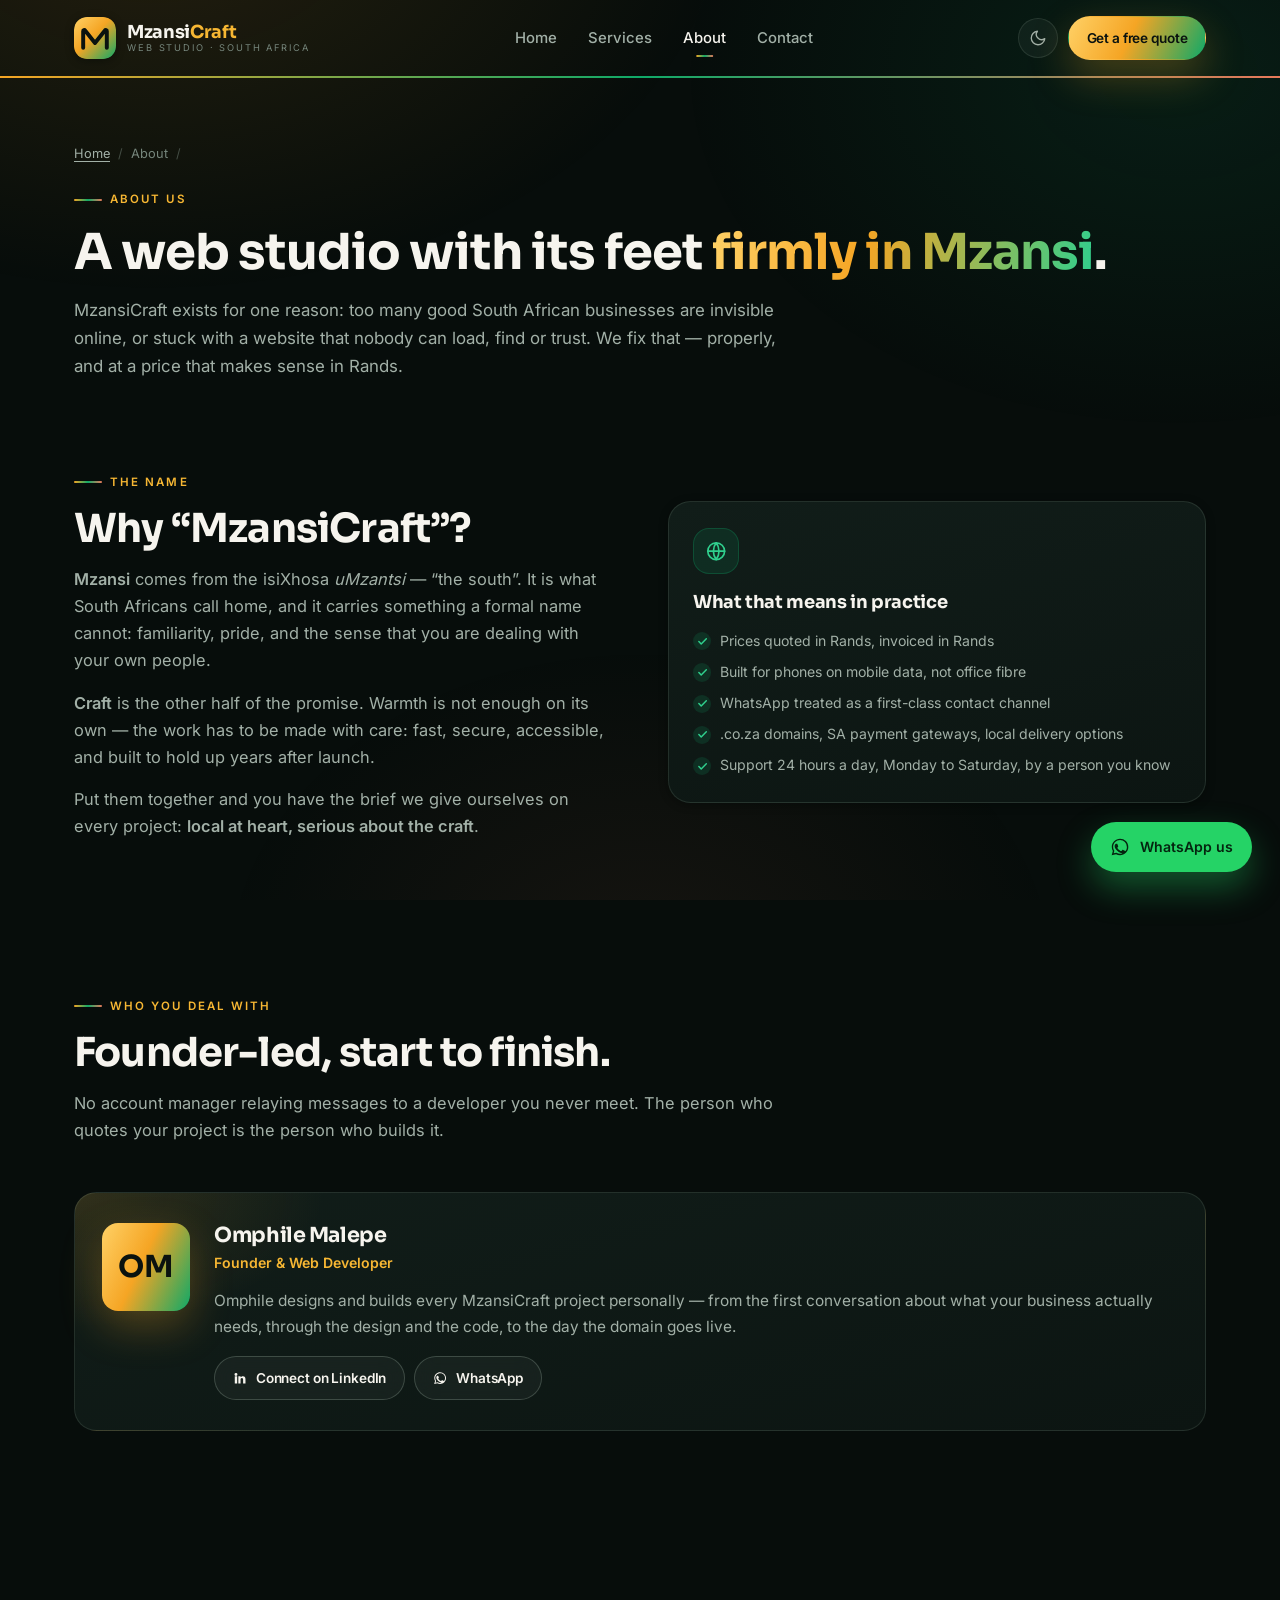
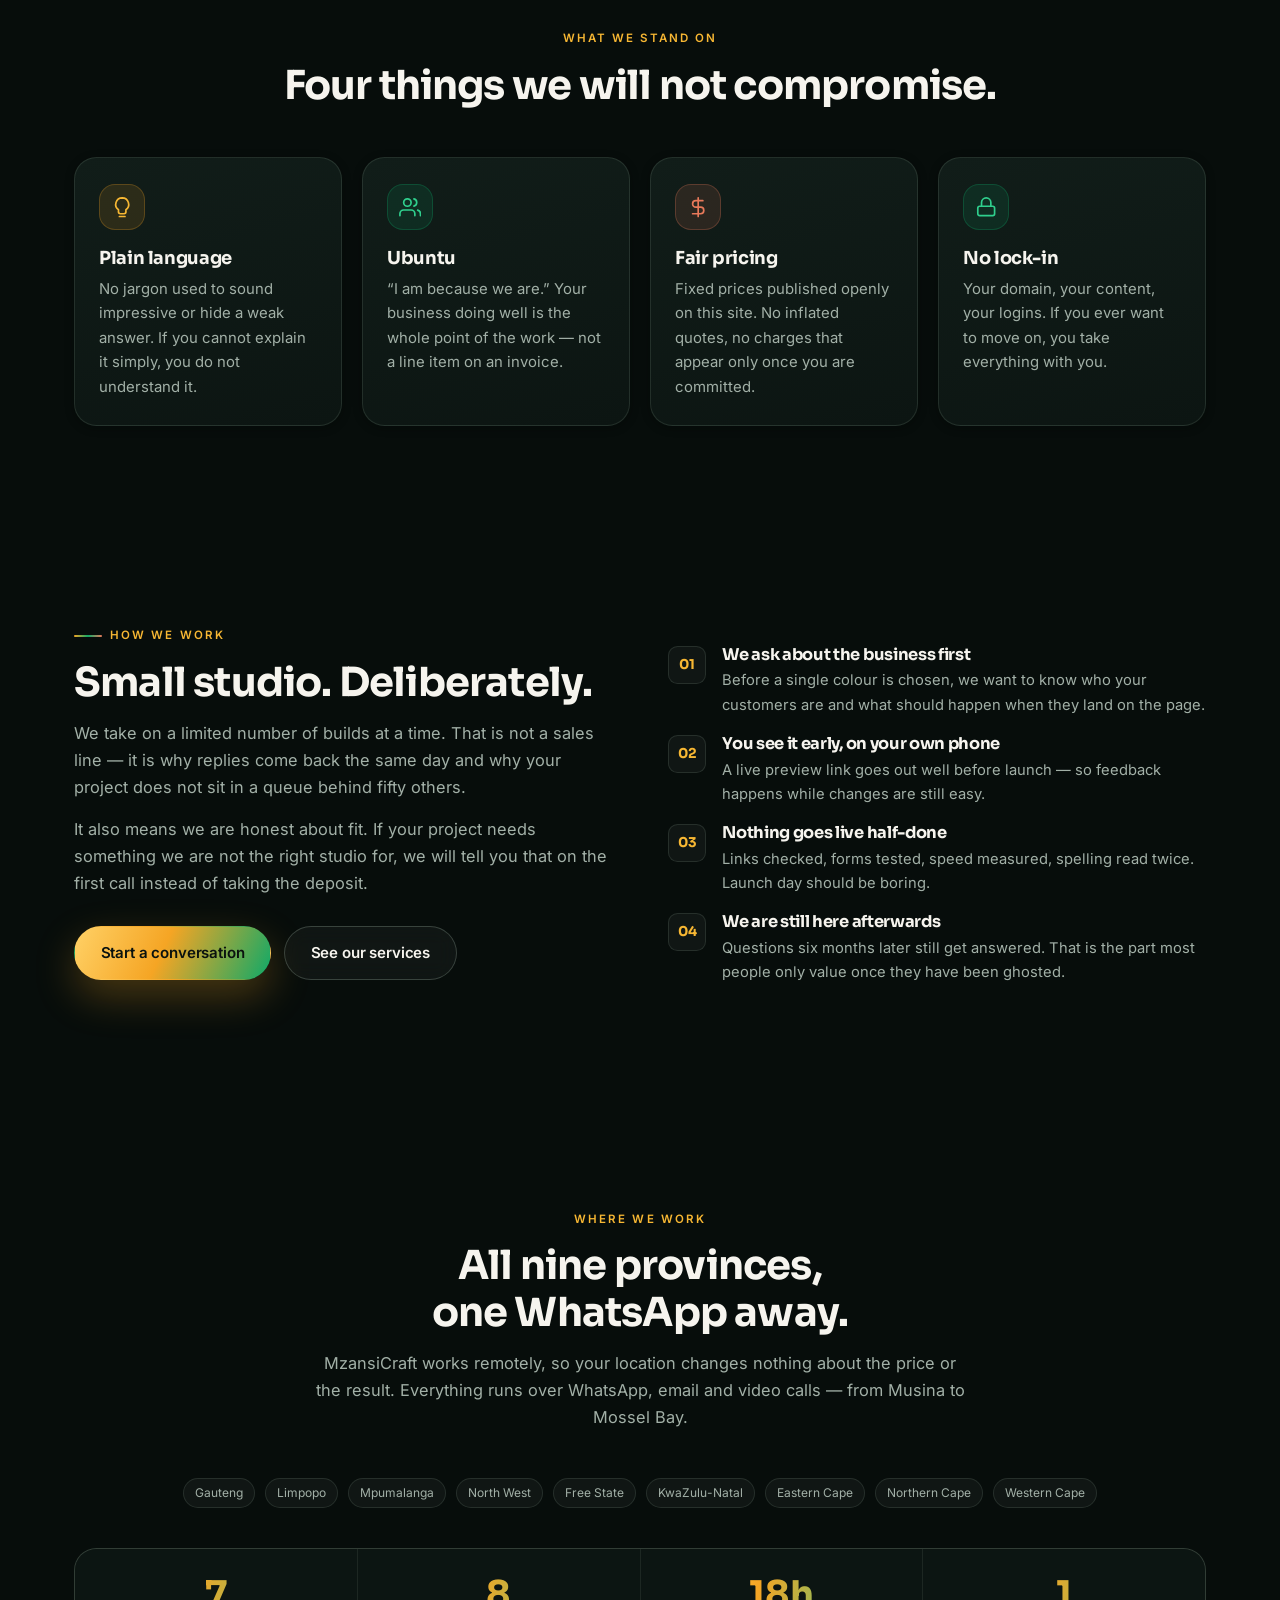
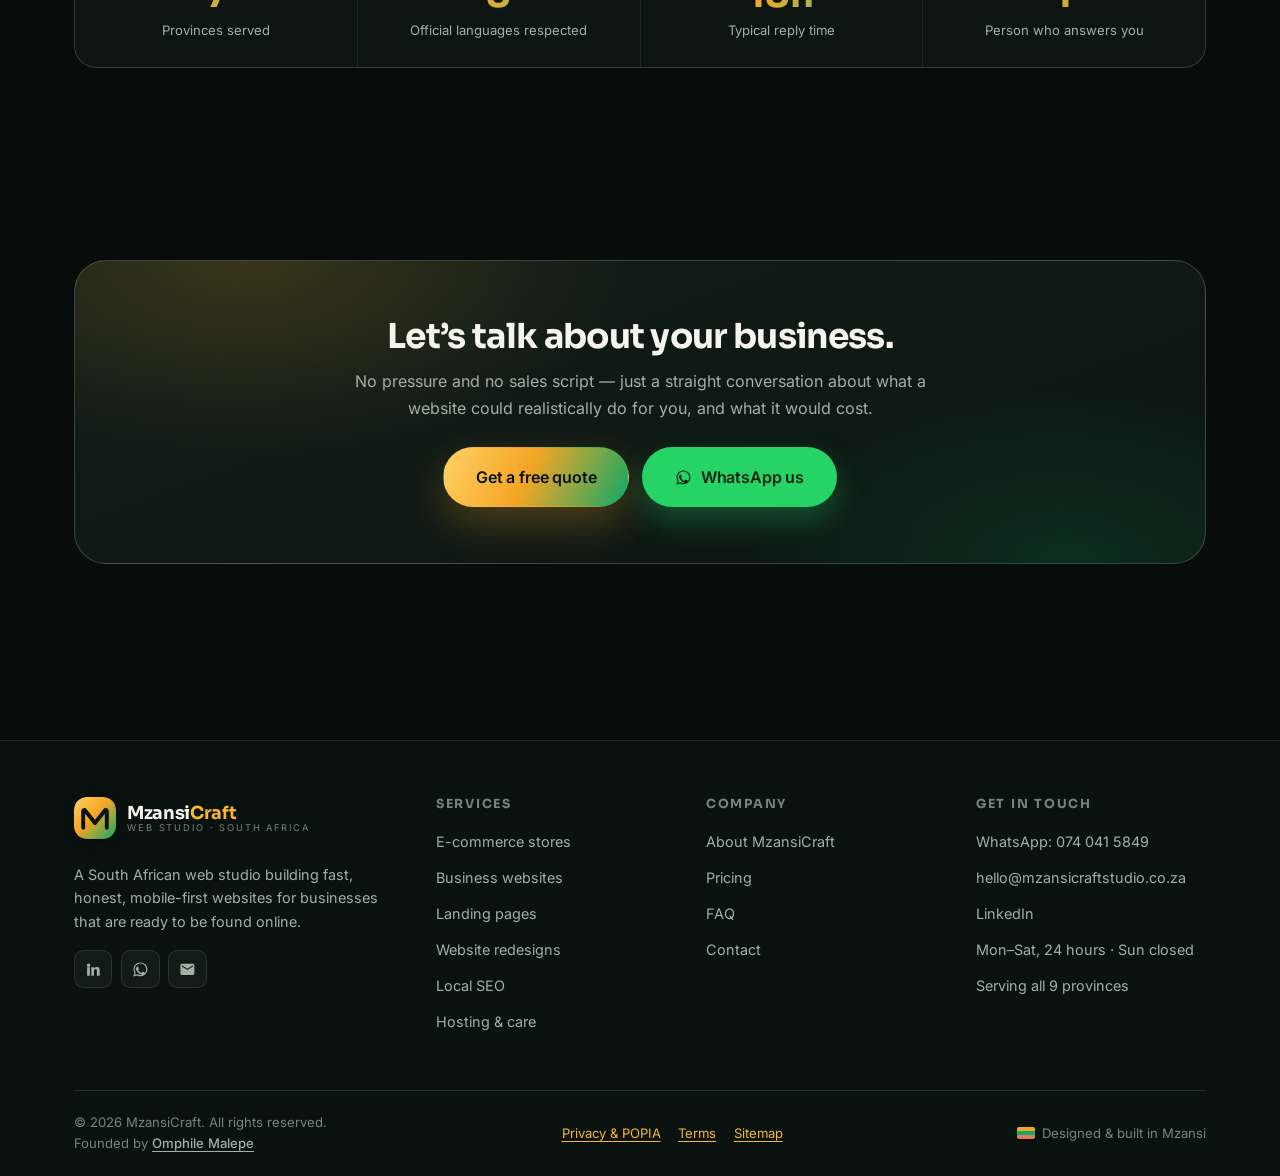
<file: about.html>
<!DOCTYPE html>
<html lang="en-ZA" data-theme="dark">
<head>
  <meta charset="UTF-8" />
  <meta name="viewport" content="width=device-width, initial-scale=1, viewport-fit=cover" />
  <title>About MzansiCraft | A South African Web Studio</title>
  <meta name="description" content="MzansiCraft is a South African web studio founded by Omphile Malepe, building fast, mobile-first websites for businesses in all nine provinces." />
  <link rel="canonical" href="https://www.mzansicraftstudio.co.za/about.html" />
  <meta name="theme-color" content="#070d0b" />
  <meta name="robots" content="index, follow" />

  <meta property="og:type" content="website" />
  <meta property="og:site_name" content="MzansiCraft" />
  <meta property="og:locale" content="en_ZA" />
  <meta property="og:title" content="About MzansiCraft | A South African Web Studio" />
  <meta property="og:description" content="Who we are, what Mzansi means to us, and how we work with South African businesses." />
  <meta property="og:url" content="https://www.mzansicraftstudio.co.za/about.html" />
  <meta property="og:image" content="https://www.mzansicraftstudio.co.za/assets/og-image.png" />
  <meta name="twitter:card" content="summary_large_image" />

  <link rel="icon" href="assets/favicon.svg" type="image/svg+xml" />
  <link rel="icon" href="assets/favicon-32.png" sizes="32x32" />
  <link rel="apple-touch-icon" href="assets/apple-touch-icon.png" />
  <link rel="manifest" href="site.webmanifest" />

  <link rel="preload" href="assets/fonts/inter-latin-567244.woff2" as="font" type="font/woff2" crossorigin />
  <link rel="preload" href="assets/fonts/sora-latin-4fa0aa.woff2" as="font" type="font/woff2" crossorigin />
  <link rel="stylesheet" href="styles.css" />

  <script>
    (function () {
      try {
        var t = localStorage.getItem("mzansicraft-theme");
        if (t) document.documentElement.setAttribute("data-theme", t);
      } catch (e) {}
    })();
  </script>
  <script src="main.js" defer></script>
</head>

<body>
  <div class="progress" aria-hidden="true"></div>
  <a class="skip-link" href="#main">Skip to content</a>

  <header class="site-header">
    <div class="container nav">
      <a class="brand" href="index.html" aria-label="MzansiCraft home">
        <img class="brand-mark" src="assets/logo-mark.svg" alt="" width="42" height="42" />
        <span class="brand-text">
          <span class="brand-name">Mzansi<span>Craft</span></span>
          <span class="brand-tag">Web Studio &middot; South Africa</span>
        </span>
      </a>

      <nav class="nav-links" id="nav-links" aria-label="Main navigation">
        <a href="index.html">Home</a>
        <a href="services.html">Services</a>
        <a href="about.html" class="active" aria-current="page">About</a>
        <a href="contact.html">Contact</a>
        <a class="btn btn-primary btn-sm nav-cta" href="contact.html">Get a free quote</a>
      </nav>

      <div class="nav-actions">
        <button class="theme-toggle" type="button" aria-label="Switch to light theme">
          <svg class="icon-moon" viewBox="0 0 24 24" fill="none" stroke="currentColor" stroke-width="1.8" stroke-linecap="round" stroke-linejoin="round" aria-hidden="true"><path d="M21 12.79A9 9 0 1 1 11.21 3 7 7 0 0 0 21 12.79z"/></svg>
          <svg class="icon-sun" viewBox="0 0 24 24" fill="none" stroke="currentColor" stroke-width="1.8" stroke-linecap="round" stroke-linejoin="round" aria-hidden="true"><circle cx="12" cy="12" r="4"/><path d="M12 2v2M12 20v2M4.9 4.9l1.4 1.4M17.7 17.7l1.4 1.4M2 12h2M20 12h2M4.9 19.1l1.4-1.4M17.7 6.3l1.4-1.4"/></svg>
        </button>
        <a class="btn btn-primary btn-sm btn-quote" href="contact.html">Get a free quote</a>
        <button class="nav-toggle" type="button" aria-expanded="false" aria-controls="nav-links" aria-label="Open menu">
          <span></span><span></span><span></span>
        </button>
      </div>
    </div>
    <div class="header-rule" aria-hidden="true"></div>
  </header>

  <main id="main">
    <section class="container page-header">
      <nav class="breadcrumb" aria-label="Breadcrumb">
        <span><a href="index.html">Home</a></span>
        <span aria-current="page">About</span>
      </nav>
      <span class="kicker">About us</span>
      <h1 class="page-title">A web studio with its feet <span class="text-grad">firmly in Mzansi</span>.</h1>
      <p class="page-intro">
        MzansiCraft exists for one reason: too many good South African businesses are invisible online, or stuck
        with a website that nobody can load, find or trust. We fix that &mdash; properly, and at a price that
        makes sense in Rands.
      </p>
    </section>

    <!-- ================= THE NAME ================= -->
    <section class="container section--tight" id="the-name">
      <div class="split">
        <div class="reveal">
          <span class="kicker">The name</span>
          <h2 class="section-title">Why &ldquo;MzansiCraft&rdquo;?</h2>
          <p class="section-sub">
            <strong>Mzansi</strong> comes from the isiXhosa <em>uMzantsi</em> &mdash; &ldquo;the south&rdquo;. It is
            what South Africans call home, and it carries something a formal name cannot: familiarity, pride, and
            the sense that you are dealing with your own people.
          </p>
          <p class="section-sub" style="margin-top: 1rem;">
            <strong>Craft</strong> is the other half of the promise. Warmth is not enough on its own &mdash; the work
            has to be made with care: fast, secure, accessible, and built to hold up years after launch.
          </p>
          <p class="section-sub" style="margin-top: 1rem;">
            Put them together and you have the brief we give ourselves on every project: <strong>local at heart,
            serious about the craft</strong>.
          </p>
        </div>

        <aside class="card reveal" data-delay="1">
          <div class="card-icon card-icon--green" aria-hidden="true">
            <svg viewBox="0 0 24 24" fill="none" stroke="currentColor" stroke-width="1.8" stroke-linecap="round" stroke-linejoin="round"><circle cx="12" cy="12" r="9"/><path d="M3 12h18M12 3a15 15 0 0 1 0 18 15 15 0 0 1 0-18"/></svg>
          </div>
          <h3>What that means in practice</h3>
          <ul class="feature-list">
            <li><span class="tick" aria-hidden="true"><svg viewBox="0 0 24 24" fill="none" stroke="currentColor" stroke-width="3.2" stroke-linecap="round" stroke-linejoin="round"><path d="M20 6 9 17l-5-5"/></svg></span><span>Prices quoted in Rands, invoiced in Rands</span></li>
            <li><span class="tick" aria-hidden="true"><svg viewBox="0 0 24 24" fill="none" stroke="currentColor" stroke-width="3.2" stroke-linecap="round" stroke-linejoin="round"><path d="M20 6 9 17l-5-5"/></svg></span><span>Built for phones on mobile data, not office fibre</span></li>
            <li><span class="tick" aria-hidden="true"><svg viewBox="0 0 24 24" fill="none" stroke="currentColor" stroke-width="3.2" stroke-linecap="round" stroke-linejoin="round"><path d="M20 6 9 17l-5-5"/></svg></span><span>WhatsApp treated as a first-class contact channel</span></li>
            <li><span class="tick" aria-hidden="true"><svg viewBox="0 0 24 24" fill="none" stroke="currentColor" stroke-width="3.2" stroke-linecap="round" stroke-linejoin="round"><path d="M20 6 9 17l-5-5"/></svg></span><span>.co.za domains, SA payment gateways, local delivery options</span></li>
            <li><span class="tick" aria-hidden="true"><svg viewBox="0 0 24 24" fill="none" stroke="currentColor" stroke-width="3.2" stroke-linecap="round" stroke-linejoin="round"><path d="M20 6 9 17l-5-5"/></svg></span><span>Support 24 hours a day, Monday to Saturday, by a person you know</span></li>
          </ul>
        </aside>
      </div>
    </section>

    <!-- ================= FOUNDER ================= -->
    <section class="container section" id="founder">
      <div class="section-head reveal">
        <span class="kicker">Who you deal with</span>
        <h2 class="section-title">Founder-led, start to finish.</h2>
        <p class="section-sub">
          No account manager relaying messages to a developer you never meet. The person who quotes your project
          is the person who builds it.
        </p>
      </div>

      <article class="profile-card reveal">
        <div class="profile-avatar" aria-hidden="true">OM</div>
        <div>
          <h3 style="font-size: 1.3rem; margin-bottom: 0.2rem;">Omphile Malepe</h3>
          <p style="color: var(--gold-400); font-size: 0.88rem; font-weight: 600; margin-bottom: 0.9rem;">
            Founder &amp; Web Developer
          </p>
          <p style="color: var(--text-muted); font-size: 0.96rem;">
            Omphile designs and builds every MzansiCraft project personally &mdash; from the first conversation
            about what your business actually needs, through the design and the code, to the day the domain goes
            live.
          </p>
          <div class="profile-links">
            <a class="btn btn-secondary btn-sm" href="https://www.linkedin.com/in/omphile-malepe-0b220729a/" target="_blank" rel="noopener">
              <svg viewBox="0 0 24 24" fill="currentColor" aria-hidden="true"><path d="M4.98 3.5a2.5 2.5 0 1 1 0 5 2.5 2.5 0 0 1 0-5M3 9h4v12H3zM9 9h3.8v1.7h.05c.53-1 1.82-2.05 3.75-2.05C20.4 8.65 21 11 21 14.1V21h-4v-6.1c0-1.45-.03-3.3-2-3.3-2 0-2.3 1.57-2.3 3.2V21H9z"/></svg>
              Connect on LinkedIn
            </a>
            <a class="btn btn-secondary btn-sm" href="https://wa.me/27740415849" target="_blank" rel="noopener">
              <svg viewBox="0 0 24 24" fill="currentColor" aria-hidden="true"><path d="M12.04 2C6.58 2 2.13 6.45 2.13 11.91c0 1.75.46 3.45 1.32 4.95L2 22l5.25-1.38a9.9 9.9 0 0 0 4.79 1.22h.01c5.46 0 9.91-4.45 9.91-9.91 0-2.65-1.03-5.14-2.9-7.01A9.82 9.82 0 0 0 12.04 2m0 1.67c2.2 0 4.27.86 5.82 2.42a8.19 8.19 0 0 1 2.42 5.82c0 4.54-3.7 8.24-8.25 8.24a8.23 8.23 0 0 1-4.2-1.15l-.3-.18-3.12.82.83-3.04-.2-.31a8.2 8.2 0 0 1-1.26-4.38c0-4.54 3.7-8.24 8.26-8.24m-4.53 4.4c-.21 0-.55.08-.84.39-.29.31-1.1 1.08-1.1 2.62s1.13 3.04 1.29 3.25c.16.21 2.22 3.39 5.38 4.62 2.63 1.04 3.16.83 3.73.78.57-.05 1.85-.76 2.11-1.49.26-.73.26-1.36.18-1.49-.08-.13-.29-.21-.6-.36-.31-.16-1.85-.91-2.14-1.02-.29-.1-.5-.16-.71.16-.21.31-.81 1.02-1 1.23-.18.21-.37.24-.68.08-.31-.16-1.32-.49-2.51-1.55-.93-.83-1.55-1.85-1.74-2.16-.18-.31-.02-.48.14-.63.14-.14.31-.37.47-.55.16-.18.21-.31.31-.52.1-.21.05-.39-.03-.55-.08-.16-.7-1.71-.96-2.34-.25-.61-.5-.53-.7-.54z"/></svg>
              WhatsApp
            </a>
          </div>
        </div>
      </article>
    </section>

    <!-- ================= VALUES ================= -->
    <section class="container section" id="values">
      <div class="section-head section-head--center reveal">
        <span class="kicker">What we stand on</span>
        <h2 class="section-title">Four things we will not compromise.</h2>
      </div>

      <div class="grid grid-4">
        <article class="card reveal">
          <div class="card-icon" aria-hidden="true">
            <svg viewBox="0 0 24 24" fill="none" stroke="currentColor" stroke-width="1.8" stroke-linecap="round" stroke-linejoin="round"><path d="M12 2a7 7 0 0 0-4 12.7V17a2 2 0 0 0 2 2h4a2 2 0 0 0 2-2v-2.3A7 7 0 0 0 12 2z"/><path d="M9 22h6"/></svg>
          </div>
          <h3>Plain language</h3>
          <p>No jargon used to sound impressive or hide a weak answer. If you cannot explain it simply, you do not understand it.</p>
        </article>
        <article class="card reveal" data-delay="1">
          <div class="card-icon card-icon--green" aria-hidden="true">
            <svg viewBox="0 0 24 24" fill="none" stroke="currentColor" stroke-width="1.8" stroke-linecap="round" stroke-linejoin="round"><path d="M17 21v-2a4 4 0 0 0-4-4H5a4 4 0 0 0-4 4v2"/><circle cx="9" cy="7" r="4"/><path d="M23 21v-2a4 4 0 0 0-3-3.87M16 3.13a4 4 0 0 1 0 7.75"/></svg>
          </div>
          <h3>Ubuntu</h3>
          <p>&ldquo;I am because we are.&rdquo; Your business doing well is the whole point of the work &mdash; not a line item on an invoice.</p>
        </article>
        <article class="card reveal" data-delay="2">
          <div class="card-icon card-icon--clay" aria-hidden="true">
            <svg viewBox="0 0 24 24" fill="none" stroke="currentColor" stroke-width="1.8" stroke-linecap="round" stroke-linejoin="round"><path d="M12 2v20M17 5H9.5a3.5 3.5 0 0 0 0 7h5a3.5 3.5 0 0 1 0 7H6"/></svg>
          </div>
          <h3>Fair pricing</h3>
          <p>Fixed prices published openly on this site. No inflated quotes, no charges that appear only once you are committed.</p>
        </article>
        <article class="card reveal" data-delay="3">
          <div class="card-icon card-icon--green" aria-hidden="true">
            <svg viewBox="0 0 24 24" fill="none" stroke="currentColor" stroke-width="1.8" stroke-linecap="round" stroke-linejoin="round"><rect x="3" y="11" width="18" height="10" rx="2"/><path d="M7 11V7a5 5 0 0 1 10 0v4"/></svg>
          </div>
          <h3>No lock-in</h3>
          <p>Your domain, your content, your logins. If you ever want to move on, you take everything with you.</p>
        </article>
      </div>
    </section>

    <!-- ================= HOW WE WORK ================= -->
    <section class="container section" id="how">
      <div class="split">
        <div class="reveal">
          <span class="kicker">How we work</span>
          <h2 class="section-title">Small studio. Deliberately.</h2>
          <p class="section-sub">
            We take on a limited number of builds at a time. That is not a sales line &mdash; it is why replies
            come back the same day and why your project does not sit in a queue behind fifty others.
          </p>
          <p class="section-sub" style="margin-top: 1rem;">
            It also means we are honest about fit. If your project needs something we are not the right studio
            for, we will tell you that on the first call instead of taking the deposit.
          </p>
          <div class="hero-cta" style="margin-top: 1.8rem;">
            <a class="btn btn-primary" href="contact.html">Start a conversation</a>
            <a class="btn btn-secondary" href="services.html">See our services</a>
          </div>
        </div>

        <div class="value-list reveal" data-delay="1">
          <div class="value-item">
            <span class="value-num">01</span>
            <div>
              <h3>We ask about the business first</h3>
              <p>Before a single colour is chosen, we want to know who your customers are and what should happen when they land on the page.</p>
            </div>
          </div>
          <div class="value-item">
            <span class="value-num">02</span>
            <div>
              <h3>You see it early, on your own phone</h3>
              <p>A live preview link goes out well before launch &mdash; so feedback happens while changes are still easy.</p>
            </div>
          </div>
          <div class="value-item">
            <span class="value-num">03</span>
            <div>
              <h3>Nothing goes live half-done</h3>
              <p>Links checked, forms tested, speed measured, spelling read twice. Launch day should be boring.</p>
            </div>
          </div>
          <div class="value-item">
            <span class="value-num">04</span>
            <div>
              <h3>We are still here afterwards</h3>
              <p>Questions six months later still get answered. That is the part most people only value once they have been ghosted.</p>
            </div>
          </div>
        </div>
      </div>
    </section>

    <!-- ================= COVERAGE ================= -->
    <section class="container section" id="coverage">
      <div class="section-head section-head--center reveal">
        <span class="kicker">Where we work</span>
        <h2 class="section-title">All nine provinces, one WhatsApp away.</h2>
        <p class="section-sub">
          MzansiCraft works remotely, so your location changes nothing about the price or the result. Everything
          runs over WhatsApp, email and video calls &mdash; from Musina to Mossel Bay.
        </p>
      </div>

      <div class="chip-row reveal" style="justify-content: center; gap: 0.6rem;">
        <span class="chip">Gauteng</span>
        <span class="chip">Limpopo</span>
        <span class="chip">Mpumalanga</span>
        <span class="chip">North West</span>
        <span class="chip">Free State</span>
        <span class="chip">KwaZulu-Natal</span>
        <span class="chip">Eastern Cape</span>
        <span class="chip">Northern Cape</span>
        <span class="chip">Western Cape</span>
      </div>

      <div class="stat-strip reveal" style="margin-top: 2.5rem;">
        <div class="stat-cell">
          <div class="stat-value"><span data-count="9">9</span></div>
          <div class="stat-label">Provinces served</div>
        </div>
        <div class="stat-cell">
          <div class="stat-value"><span data-count="11">11</span></div>
          <div class="stat-label">Official languages respected</div>
        </div>
        <div class="stat-cell">
          <div class="stat-value"><span data-count="24" data-suffix="h">24h</span></div>
          <div class="stat-label">Typical reply time</div>
        </div>
        <div class="stat-cell">
          <div class="stat-value"><span data-count="1">1</span></div>
          <div class="stat-label">Person who answers you</div>
        </div>
      </div>
    </section>

    <section class="container section">
      <div class="cta-band reveal">
        <h2>Let&rsquo;s talk about your business.</h2>
        <p>
          No pressure and no sales script &mdash; just a straight conversation about what a website could
          realistically do for you, and what it would cost.
        </p>
        <div class="cta-actions">
          <a class="btn btn-primary btn-lg" href="contact.html">Get a free quote</a>
          <a class="btn btn-whatsapp btn-lg" href="https://wa.me/27740415849?text=Hi%20MzansiCraft%2C%20I%27d%20like%20to%20chat%20about%20a%20website." target="_blank" rel="noopener">
            <svg viewBox="0 0 24 24" fill="currentColor" aria-hidden="true"><path d="M12.04 2C6.58 2 2.13 6.45 2.13 11.91c0 1.75.46 3.45 1.32 4.95L2 22l5.25-1.38a9.9 9.9 0 0 0 4.79 1.22h.01c5.46 0 9.91-4.45 9.91-9.91 0-2.65-1.03-5.14-2.9-7.01A9.82 9.82 0 0 0 12.04 2m0 1.67c2.2 0 4.27.86 5.82 2.42a8.19 8.19 0 0 1 2.42 5.82c0 4.54-3.7 8.24-8.25 8.24a8.23 8.23 0 0 1-4.2-1.15l-.3-.18-3.12.82.83-3.04-.2-.31a8.2 8.2 0 0 1-1.26-4.38c0-4.54 3.7-8.24 8.26-8.24m-4.53 4.4c-.21 0-.55.08-.84.39-.29.31-1.1 1.08-1.1 2.62s1.13 3.04 1.29 3.25c.16.21 2.22 3.39 5.38 4.62 2.63 1.04 3.16.83 3.73.78.57-.05 1.85-.76 2.11-1.49.26-.73.26-1.36.18-1.49-.08-.13-.29-.21-.6-.36-.31-.16-1.85-.91-2.14-1.02-.29-.1-.5-.16-.71.16-.21.31-.81 1.02-1 1.23-.18.21-.37.24-.68.08-.31-.16-1.32-.49-2.51-1.55-.93-.83-1.55-1.85-1.74-2.16-.18-.31-.02-.48.14-.63.14-.14.31-.37.47-.55.16-.18.21-.31.31-.52.1-.21.05-.39-.03-.55-.08-.16-.7-1.71-.96-2.34-.25-.61-.5-.53-.7-.54z"/></svg>
            WhatsApp us
          </a>
        </div>
      </div>
    </section>
  </main>

  <footer class="site-footer">
    <div class="container">
      <div class="footer-top">
        <div class="footer-brand">
          <a class="brand" href="index.html">
            <img class="brand-mark" src="assets/logo-mark.svg" alt="" width="42" height="42" />
            <span class="brand-text">
              <span class="brand-name">Mzansi<span>Craft</span></span>
              <span class="brand-tag">Web Studio &middot; South Africa</span>
            </span>
          </a>
          <p>
            A South African web studio building fast, honest, mobile-first websites for businesses that are
            ready to be found online.
          </p>
          <div class="social-row">
            <a class="social-btn" href="https://www.linkedin.com/in/omphile-malepe-0b220729a/" target="_blank" rel="noopener" aria-label="LinkedIn">
              <svg viewBox="0 0 24 24" fill="currentColor" aria-hidden="true"><path d="M4.98 3.5a2.5 2.5 0 1 1 0 5 2.5 2.5 0 0 1 0-5M3 9h4v12H3zM9 9h3.8v1.7h.05c.53-1 1.82-2.05 3.75-2.05C20.4 8.65 21 11 21 14.1V21h-4v-6.1c0-1.45-.03-3.3-2-3.3-2 0-2.3 1.57-2.3 3.2V21H9z"/></svg>
            </a>
            <a class="social-btn" href="https://wa.me/27740415849" target="_blank" rel="noopener" aria-label="WhatsApp">
              <svg viewBox="0 0 24 24" fill="currentColor" aria-hidden="true"><path d="M12.04 2C6.58 2 2.13 6.45 2.13 11.91c0 1.75.46 3.45 1.32 4.95L2 22l5.25-1.38a9.9 9.9 0 0 0 4.79 1.22h.01c5.46 0 9.91-4.45 9.91-9.91 0-2.65-1.03-5.14-2.9-7.01A9.82 9.82 0 0 0 12.04 2m0 1.67c2.2 0 4.27.86 5.82 2.42a8.19 8.19 0 0 1 2.42 5.82c0 4.54-3.7 8.24-8.25 8.24a8.23 8.23 0 0 1-4.2-1.15l-.3-.18-3.12.82.83-3.04-.2-.31a8.2 8.2 0 0 1-1.26-4.38c0-4.54 3.7-8.24 8.26-8.24m-4.53 4.4c-.21 0-.55.08-.84.39-.29.31-1.1 1.08-1.1 2.62s1.13 3.04 1.29 3.25c.16.21 2.22 3.39 5.38 4.62 2.63 1.04 3.16.83 3.73.78.57-.05 1.85-.76 2.11-1.49.26-.73.26-1.36.18-1.49-.08-.13-.29-.21-.6-.36-.31-.16-1.85-.91-2.14-1.02-.29-.1-.5-.16-.71.16-.21.31-.81 1.02-1 1.23-.18.21-.37.24-.68.08-.31-.16-1.32-.49-2.51-1.55-.93-.83-1.55-1.85-1.74-2.16-.18-.31-.02-.48.14-.63.14-.14.31-.37.47-.55.16-.18.21-.31.31-.52.1-.21.05-.39-.03-.55-.08-.16-.7-1.71-.96-2.34-.25-.61-.5-.53-.7-.54z"/></svg>
            </a>
            <a class="social-btn" href="mailto:hello@mzansicraftstudio.co.za" aria-label="Email">
              <svg viewBox="0 0 24 24" fill="currentColor" aria-hidden="true"><path d="M20 4H4c-1.1 0-2 .9-2 2v12c0 1.1.9 2 2 2h16c1.1 0 2-.9 2-2V6c0-1.1-.9-2-2-2m0 4-8 5-8-5V6l8 5 8-5z"/></svg>
            </a>
          </div>
        </div>

        <div class="footer-col">
          <h4>Services</h4>
          <ul>
            <li><a href="services.html#ecommerce">E-commerce stores</a></li>
            <li><a href="services.html#business">Business websites</a></li>
            <li><a href="services.html#landing">Landing pages</a></li>
            <li><a href="services.html#redesign">Website redesigns</a></li>
            <li><a href="services.html#seo">Local SEO</a></li>
            <li><a href="services.html#care">Hosting &amp; care</a></li>
          </ul>
        </div>

        <div class="footer-col">
          <h4>Company</h4>
          <ul>
            <li><a href="about.html">About MzansiCraft</a></li>
            <li><a href="services.html#packages">Pricing</a></li>
            <li><a href="index.html#faq">FAQ</a></li>
            <li><a href="contact.html">Contact</a></li>
          </ul>
        </div>

        <div class="footer-col">
          <h4>Get in touch</h4>
          <ul>
            <li><a href="https://wa.me/27740415849" target="_blank" rel="noopener">WhatsApp: 074 041 5849</a></li>
            <li><a href="mailto:hello@mzansicraftstudio.co.za">hello@mzansicraftstudio.co.za</a></li>
            <li><a href="https://www.linkedin.com/in/omphile-malepe-0b220729a/" target="_blank" rel="noopener">LinkedIn</a></li>
            <li><span style="font-size:0.9rem;color:var(--text-muted)">Mon&ndash;Sat, 24 hours &middot; Sun closed</span></li>
            <li><span style="font-size:0.9rem;color:var(--text-muted)">Serving all 9 provinces</span></li>
          </ul>
        </div>
      </div>

      <div class="footer-bottom">
        <div>
          &copy; <span data-year>2026</span> MzansiCraft. All rights reserved.<br />
          <span class="founder-line">Founded by
            <a href="https://www.linkedin.com/in/omphile-malepe-0b220729a/" target="_blank" rel="noopener">Omphile Malepe</a>
          </span>
        </div>
        <nav aria-label="Legal">
          <a href="privacy.html">Privacy &amp; POPIA</a>
          <a href="terms.html">Terms</a>
          <a href="sitemap.xml">Sitemap</a>
        </nav>
        <span class="made-in"><span class="flag-chip" aria-hidden="true"></span> Designed &amp; built in Mzansi</span>
      </div>
    </div>
  </footer>

  <a class="fab-wa" href="https://wa.me/27740415849?text=Hi%20MzansiCraft%2C%20I%27d%20like%20a%20quote%20for%20a%20website." target="_blank" rel="noopener" aria-label="Chat to MzansiCraft on WhatsApp">
    <svg viewBox="0 0 24 24" fill="currentColor" aria-hidden="true"><path d="M12.04 2C6.58 2 2.13 6.45 2.13 11.91c0 1.75.46 3.45 1.32 4.95L2 22l5.25-1.38a9.9 9.9 0 0 0 4.79 1.22h.01c5.46 0 9.91-4.45 9.91-9.91 0-2.65-1.03-5.14-2.9-7.01A9.82 9.82 0 0 0 12.04 2m0 1.67c2.2 0 4.27.86 5.82 2.42a8.19 8.19 0 0 1 2.42 5.82c0 4.54-3.7 8.24-8.25 8.24a8.23 8.23 0 0 1-4.2-1.15l-.3-.18-3.12.82.83-3.04-.2-.31a8.2 8.2 0 0 1-1.26-4.38c0-4.54 3.7-8.24 8.26-8.24m-4.53 4.4c-.21 0-.55.08-.84.39-.29.31-1.1 1.08-1.1 2.62s1.13 3.04 1.29 3.25c.16.21 2.22 3.39 5.38 4.62 2.63 1.04 3.16.83 3.73.78.57-.05 1.85-.76 2.11-1.49.26-.73.26-1.36.18-1.49-.08-.13-.29-.21-.6-.36-.31-.16-1.85-.91-2.14-1.02-.29-.1-.5-.16-.71.16-.21.31-.81 1.02-1 1.23-.18.21-.37.24-.68.08-.31-.16-1.32-.49-2.51-1.55-.93-.83-1.55-1.85-1.74-2.16-.18-.31-.02-.48.14-.63.14-.14.31-.37.47-.55.16-.18.21-.31.31-.52.1-.21.05-.39-.03-.55-.08-.16-.7-1.71-.96-2.34-.25-.61-.5-.53-.7-.54z"/></svg>
    <span>WhatsApp us</span>
  </a>

  <button class="to-top" type="button" aria-label="Back to top">
    <svg viewBox="0 0 24 24" fill="none" stroke="currentColor" stroke-width="2.2" stroke-linecap="round" stroke-linejoin="round" aria-hidden="true"><path d="M12 19V5M5 12l7-7 7 7"/></svg>
  </button>
  <!-- ANALYTICS (inactive until you add a token).
       Cloudflare Web Analytics is free, cookieless and needs no consent banner.
       1. Sign up at https://dash.cloudflare.com and open Web Analytics
       2. Add your domain, copy the site token it gives you
       3. Replace YOUR_TOKEN_HERE below, then delete this comment wrapper
          (the two lines starting with "<!" and ending with ">") on every page.
  <script defer src="https://static.cloudflareinsights.com/beacon.min.js"
          data-cf-beacon='{"token": "YOUR_TOKEN_HERE"}'></script>
  -->
</body>
</html>
</file>
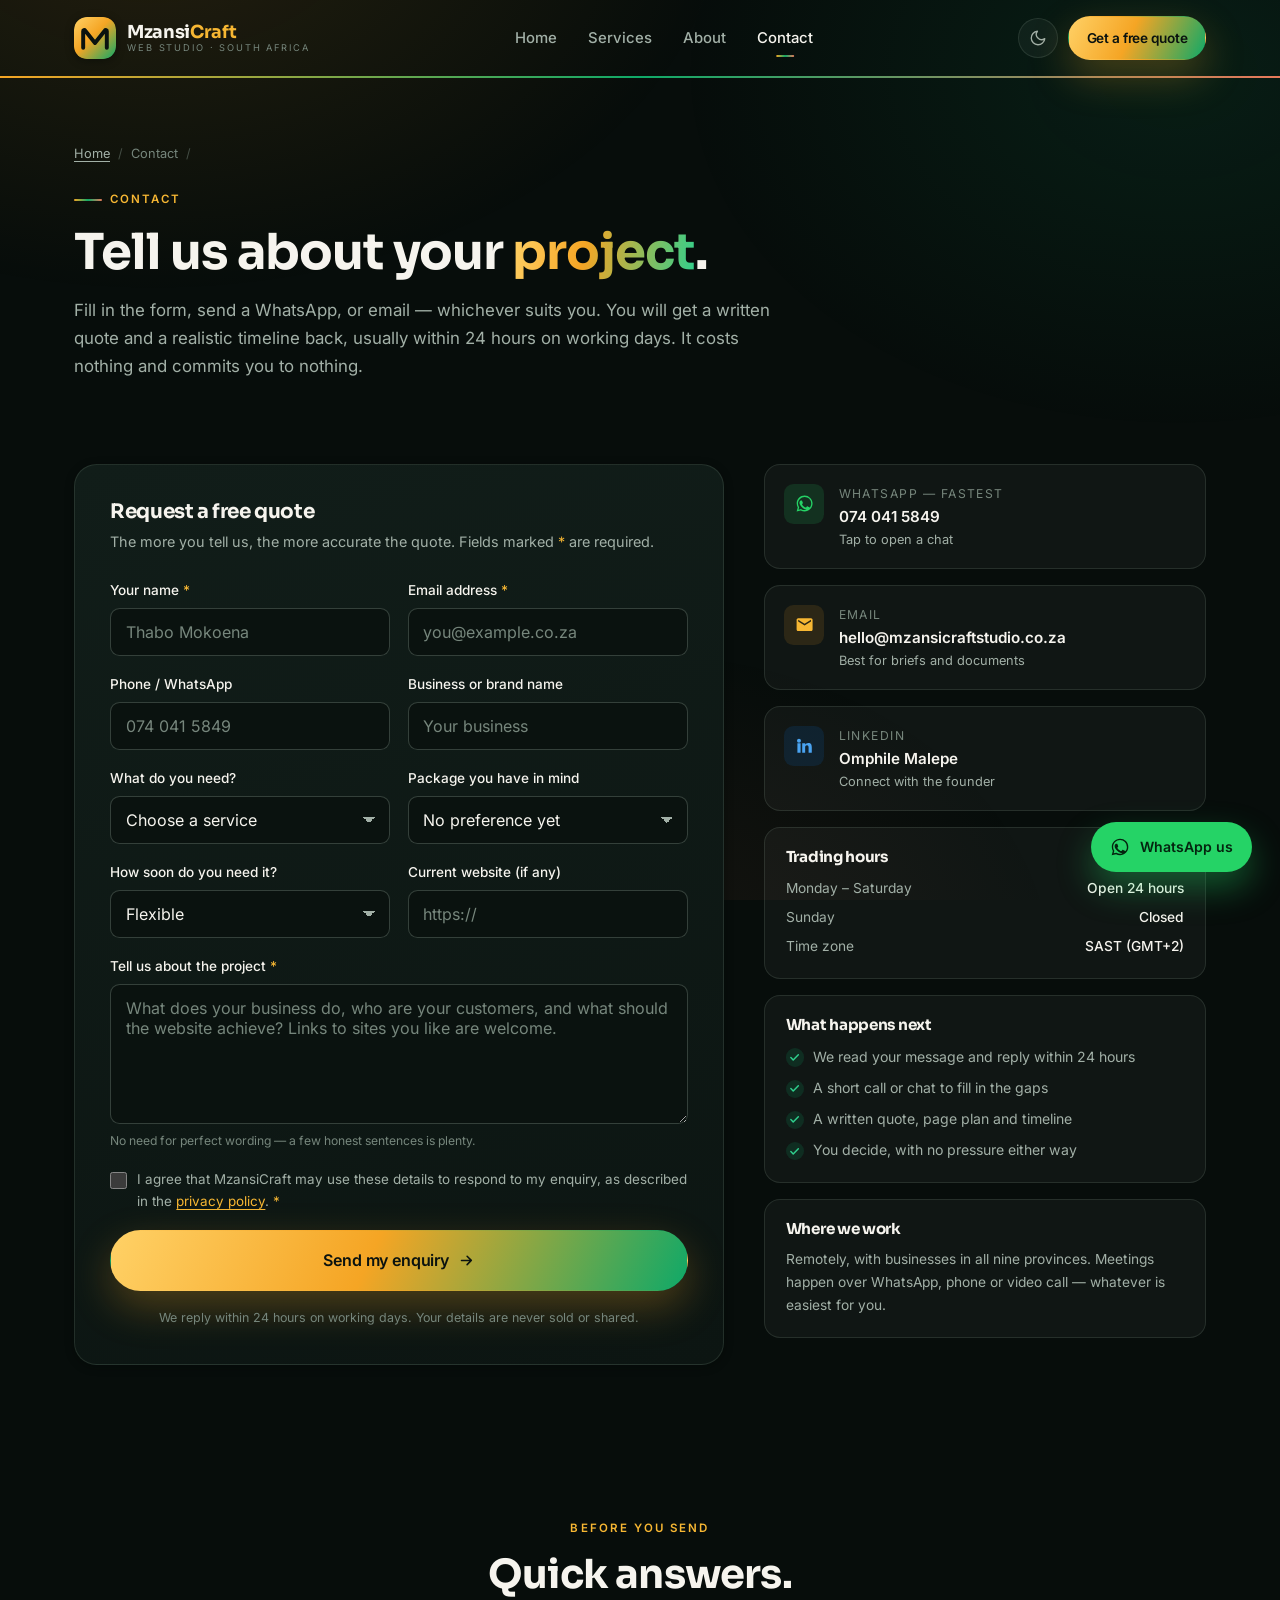
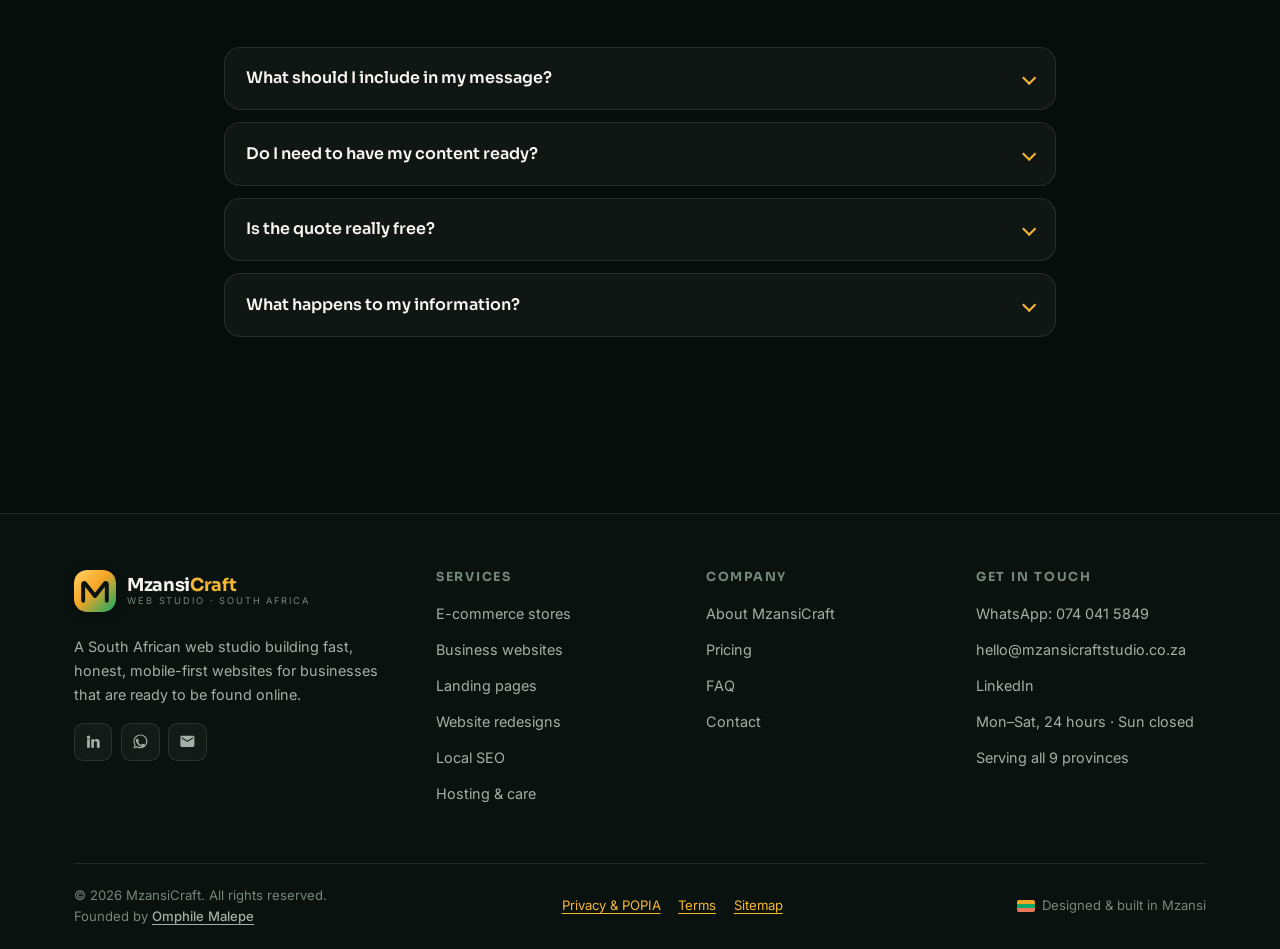
<file: contact.html>
<!DOCTYPE html>
<html lang="en-ZA" data-theme="dark">
<head>
  <meta charset="UTF-8" />
  <meta name="viewport" content="width=device-width, initial-scale=1, viewport-fit=cover" />
  <title>Contact MzansiCraft | Free Website Quote</title>
  <meta name="description" content="Get a free, no-obligation website quote from MzansiCraft. WhatsApp 074 041 5849, email us, or send the form — we reply within 24 hours on working days." />
  <link rel="canonical" href="https://www.mzansicraftstudio.co.za/contact.html" />
  <meta name="theme-color" content="#070d0b" />
  <meta name="robots" content="index, follow" />

  <meta property="og:type" content="website" />
  <meta property="og:site_name" content="MzansiCraft" />
  <meta property="og:locale" content="en_ZA" />
  <meta property="og:title" content="Contact MzansiCraft | Free Website Quote" />
  <meta property="og:description" content="Tell us about your project and get a written quote within 24 hours." />
  <meta property="og:url" content="https://www.mzansicraftstudio.co.za/contact.html" />
  <meta property="og:image" content="https://www.mzansicraftstudio.co.za/assets/og-image.png" />
  <meta name="twitter:card" content="summary_large_image" />

  <link rel="icon" href="assets/favicon.svg" type="image/svg+xml" />
  <link rel="icon" href="assets/favicon-32.png" sizes="32x32" />
  <link rel="apple-touch-icon" href="assets/apple-touch-icon.png" />
  <link rel="manifest" href="site.webmanifest" />

  <link rel="preload" href="assets/fonts/inter-latin-567244.woff2" as="font" type="font/woff2" crossorigin />
  <link rel="preload" href="assets/fonts/sora-latin-4fa0aa.woff2" as="font" type="font/woff2" crossorigin />
  <link rel="stylesheet" href="styles.css" />

  <script>
    (function () {
      try {
        var t = localStorage.getItem("mzansicraft-theme");
        if (t) document.documentElement.setAttribute("data-theme", t);
      } catch (e) {}
    })();
  </script>
  <script src="main.js" defer></script>

  <script type="application/ld+json">
  {
    "@context": "https://schema.org",
    "@type": "ContactPage",
    "name": "Contact MzansiCraft",
    "url": "https://www.mzansicraftstudio.co.za/contact.html",
    "mainEntity": {
      "@type": "ProfessionalService",
      "name": "MzansiCraft",
      "telephone": "+27740415849",
      "email": "hello@mzansicraftstudio.co.za",
      "areaServed": { "@type": "Country", "name": "South Africa" },
      "openingHoursSpecification": {
        "@type": "OpeningHoursSpecification",
        "dayOfWeek": ["Monday", "Tuesday", "Wednesday", "Thursday", "Friday", "Saturday"],
        "opens": "00:00",
        "closes": "23:59"
      }
    }
  }
  </script>
</head>

<body>
  <div class="progress" aria-hidden="true"></div>
  <a class="skip-link" href="#main">Skip to content</a>

  <header class="site-header">
    <div class="container nav">
      <a class="brand" href="index.html" aria-label="MzansiCraft home">
        <img class="brand-mark" src="assets/logo-mark.svg" alt="" width="42" height="42" />
        <span class="brand-text">
          <span class="brand-name">Mzansi<span>Craft</span></span>
          <span class="brand-tag">Web Studio &middot; South Africa</span>
        </span>
      </a>

      <nav class="nav-links" id="nav-links" aria-label="Main navigation">
        <a href="index.html">Home</a>
        <a href="services.html">Services</a>
        <a href="about.html">About</a>
        <a href="contact.html" class="active" aria-current="page">Contact</a>
        <a class="btn btn-primary btn-sm nav-cta" href="#quote-form">Get a free quote</a>
      </nav>

      <div class="nav-actions">
        <button class="theme-toggle" type="button" aria-label="Switch to light theme">
          <svg class="icon-moon" viewBox="0 0 24 24" fill="none" stroke="currentColor" stroke-width="1.8" stroke-linecap="round" stroke-linejoin="round" aria-hidden="true"><path d="M21 12.79A9 9 0 1 1 11.21 3 7 7 0 0 0 21 12.79z"/></svg>
          <svg class="icon-sun" viewBox="0 0 24 24" fill="none" stroke="currentColor" stroke-width="1.8" stroke-linecap="round" stroke-linejoin="round" aria-hidden="true"><circle cx="12" cy="12" r="4"/><path d="M12 2v2M12 20v2M4.9 4.9l1.4 1.4M17.7 17.7l1.4 1.4M2 12h2M20 12h2M4.9 19.1l1.4-1.4M17.7 6.3l1.4-1.4"/></svg>
        </button>
        <a class="btn btn-primary btn-sm btn-quote" href="#quote-form">Get a free quote</a>
        <button class="nav-toggle" type="button" aria-expanded="false" aria-controls="nav-links" aria-label="Open menu">
          <span></span><span></span><span></span>
        </button>
      </div>
    </div>
    <div class="header-rule" aria-hidden="true"></div>
  </header>

  <main id="main">
    <section class="container page-header">
      <nav class="breadcrumb" aria-label="Breadcrumb">
        <span><a href="index.html">Home</a></span>
        <span aria-current="page">Contact</span>
      </nav>
      <span class="kicker">Contact</span>
      <h1 class="page-title">Tell us about your <span class="text-grad">project</span>.</h1>
      <p class="page-intro">
        Fill in the form, send a WhatsApp, or email &mdash; whichever suits you. You will get a written quote and a
        realistic timeline back, usually within 24 hours on working days. It costs nothing and commits you to
        nothing.
      </p>
    </section>

    <section class="container section--tight">
      <div class="contact-layout">
        <!-- ============ FORM ============ -->
        <div class="form-card reveal" id="quote-form">
          <h2 style="font-size: 1.25rem; margin-bottom: 0.4rem;">Request a free quote</h2>
          <p style="color: var(--text-muted); font-size: 0.9rem; margin-bottom: 1.6rem;">
            The more you tell us, the more accurate the quote. Fields marked <span class="req">*</span> are required.
          </p>

          <form
            class="form-grid"
            action="https://formspree.io/f/xlgdoonw"
            method="POST"
            data-validate
            novalidate>

            <div class="form-status" role="alert"></div>

            <div class="form-row">
              <div class="field">
                <label for="name">Your name <span class="req">*</span></label>
                <input type="text" id="name" name="name" autocomplete="name" placeholder="Thabo Mokoena" required />
              </div>
              <div class="field">
                <label for="email">Email address <span class="req">*</span></label>
                <input type="email" id="email" name="email" autocomplete="email" placeholder="you@example.co.za" required />
              </div>
            </div>

            <div class="form-row">
              <div class="field">
                <label for="phone">Phone / WhatsApp</label>
                <input type="tel" id="phone" name="phone" autocomplete="tel" placeholder="074 041 5849" />
              </div>
              <div class="field">
                <label for="business">Business or brand name</label>
                <input type="text" id="business" name="business" autocomplete="organization" placeholder="Your business" />
              </div>
            </div>

            <div class="form-row">
              <div class="field">
                <label for="service">What do you need?</label>
                <select id="service" name="service">
                  <option value="">Choose a service</option>
                  <option>New business website</option>
                  <option>Online store (e-commerce)</option>
                  <option>Landing page</option>
                  <option>Website redesign</option>
                  <option>SEO / getting found on Google</option>
                  <option>Hosting, domain or maintenance</option>
                  <option>Not sure yet &mdash; need advice</option>
                </select>
              </div>
              <div class="field">
                <label for="package">Package you have in mind</label>
                <select id="package" name="package">
                  <option value="">No preference yet</option>
                  <option value="basic">Mzansi Basic &mdash; R2,500</option>
                  <option value="pro">Mzansi Pro &mdash; R5,500</option>
                  <option value="biz">Mzansi Biz &mdash; R9,500</option>
                  <option value="store">Mzansi Store &mdash; from R14,500</option>
                  <option value="custom">Custom / bigger project</option>
                </select>
              </div>
            </div>

            <div class="form-row">
              <div class="field">
                <label for="timeline">How soon do you need it?</label>
                <select id="timeline" name="timeline">
                  <option value="">Flexible</option>
                  <option>As soon as possible</option>
                  <option>Within a month</option>
                  <option>In the next 2&ndash;3 months</option>
                  <option>Just planning for now</option>
                </select>
              </div>
              <div class="field">
                <label for="website">Current website (if any)</label>
                <input type="url" id="website" name="website" placeholder="https://" />
              </div>
            </div>

            <div class="field">
              <label for="details">Tell us about the project <span class="req">*</span></label>
              <textarea
                id="details"
                name="details"
                required
                placeholder="What does your business do, who are your customers, and what should the website achieve? Links to sites you like are welcome."></textarea>
              <span class="hint">No need for perfect wording &mdash; a few honest sentences is plenty.</span>
            </div>

            <div class="field-check">
              <input type="checkbox" id="consent" name="consent" value="yes" required />
              <label for="consent">
                I agree that MzansiCraft may use these details to respond to my enquiry, as described in the
                <a href="privacy.html">privacy policy</a>. <span class="req">*</span>
              </label>
            </div>

            <!-- Spam trap: hidden from people, irresistible to bots -->
            <input class="hp" type="text" name="_gotcha" tabindex="-1" autocomplete="off" aria-hidden="true" />
            <input type="hidden" name="_subject" value="New website enquiry from mzansicraftstudio.co.za" />

            <button class="btn btn-primary btn-lg btn-block" type="submit">
              Send my enquiry
              <svg viewBox="0 0 24 24" fill="none" stroke="currentColor" stroke-width="2.2" stroke-linecap="round" stroke-linejoin="round" aria-hidden="true"><path d="M5 12h14M13 6l6 6-6 6"/></svg>
            </button>

            <p style="font-size: 0.78rem; color: var(--text-dim); text-align: center;">
              We reply within 24 hours on working days. Your details are never sold or shared.
            </p>
          </form>
        </div>

        <!-- ============ ASIDE ============ -->
        <div class="contact-aside">
          <a class="contact-item reveal" href="https://wa.me/27740415849?text=Hi%20MzansiCraft%2C%20I%27d%20like%20a%20quote%20for%20a%20website." target="_blank" rel="noopener">
            <span class="contact-icon contact-icon--wa" aria-hidden="true">
              <svg viewBox="0 0 24 24" fill="currentColor"><path d="M12.04 2C6.58 2 2.13 6.45 2.13 11.91c0 1.75.46 3.45 1.32 4.95L2 22l5.25-1.38a9.9 9.9 0 0 0 4.79 1.22h.01c5.46 0 9.91-4.45 9.91-9.91 0-2.65-1.03-5.14-2.9-7.01A9.82 9.82 0 0 0 12.04 2m0 1.67c2.2 0 4.27.86 5.82 2.42a8.19 8.19 0 0 1 2.42 5.82c0 4.54-3.7 8.24-8.25 8.24a8.23 8.23 0 0 1-4.2-1.15l-.3-.18-3.12.82.83-3.04-.2-.31a8.2 8.2 0 0 1-1.26-4.38c0-4.54 3.7-8.24 8.26-8.24m-4.53 4.4c-.21 0-.55.08-.84.39-.29.31-1.1 1.08-1.1 2.62s1.13 3.04 1.29 3.25c.16.21 2.22 3.39 5.38 4.62 2.63 1.04 3.16.83 3.73.78.57-.05 1.85-.76 2.11-1.49.26-.73.26-1.36.18-1.49-.08-.13-.29-.21-.6-.36-.31-.16-1.85-.91-2.14-1.02-.29-.1-.5-.16-.71.16-.21.31-.81 1.02-1 1.23-.18.21-.37.24-.68.08-.31-.16-1.32-.49-2.51-1.55-.93-.83-1.55-1.85-1.74-2.16-.18-.31-.02-.48.14-.63.14-.14.31-.37.47-.55.16-.18.21-.31.31-.52.1-.21.05-.39-.03-.55-.08-.16-.7-1.71-.96-2.34-.25-.61-.5-.53-.7-.54z"/></svg>
            </span>
            <span>
              <span class="contact-label">WhatsApp &mdash; fastest</span>
              <span class="contact-value">074 041 5849</span>
              <span class="contact-meta">Tap to open a chat</span>
            </span>
          </a>

          <a class="contact-item reveal" data-delay="2" href="mailto:hello@mzansicraftstudio.co.za">
            <span class="contact-icon" aria-hidden="true">
              <svg viewBox="0 0 24 24" fill="currentColor"><path d="M20 4H4c-1.1 0-2 .9-2 2v12c0 1.1.9 2 2 2h16c1.1 0 2-.9 2-2V6c0-1.1-.9-2-2-2m0 4-8 5-8-5V6l8 5 8-5z"/></svg>
            </span>
            <span>
              <span class="contact-label">Email</span>
              <span class="contact-value">hello@mzansicraftstudio.co.za</span>
              <span class="contact-meta">Best for briefs and documents</span>
            </span>
          </a>

          <a class="contact-item reveal" data-delay="3" href="https://www.linkedin.com/in/omphile-malepe-0b220729a/" target="_blank" rel="noopener">
            <span class="contact-icon contact-icon--in" aria-hidden="true">
              <svg viewBox="0 0 24 24" fill="currentColor"><path d="M4.98 3.5a2.5 2.5 0 1 1 0 5 2.5 2.5 0 0 1 0-5M3 9h4v12H3zM9 9h3.8v1.7h.05c.53-1 1.82-2.05 3.75-2.05C20.4 8.65 21 11 21 14.1V21h-4v-6.1c0-1.45-.03-3.3-2-3.3-2 0-2.3 1.57-2.3 3.2V21H9z"/></svg>
            </span>
            <span>
              <span class="contact-label">LinkedIn</span>
              <span class="contact-value">Omphile Malepe</span>
              <span class="contact-meta">Connect with the founder</span>
            </span>
          </a>

          <div class="info-box reveal">
            <h3>Trading hours</h3>
            <dl>
              <div class="row"><dt>Monday &ndash; Saturday</dt><dd>Open 24 hours</dd></div>
              <div class="row"><dt>Sunday</dt><dd>Closed</dd></div>
              <div class="row"><dt>Time zone</dt><dd>SAST (GMT+2)</dd></div>
            </dl>
          </div>

          <div class="info-box reveal">
            <h3>What happens next</h3>
            <ul class="feature-list" style="margin-top: 0;">
              <li><span class="tick" aria-hidden="true"><svg viewBox="0 0 24 24" fill="none" stroke="currentColor" stroke-width="3.2" stroke-linecap="round" stroke-linejoin="round"><path d="M20 6 9 17l-5-5"/></svg></span><span>We read your message and reply within 24 hours</span></li>
              <li><span class="tick" aria-hidden="true"><svg viewBox="0 0 24 24" fill="none" stroke="currentColor" stroke-width="3.2" stroke-linecap="round" stroke-linejoin="round"><path d="M20 6 9 17l-5-5"/></svg></span><span>A short call or chat to fill in the gaps</span></li>
              <li><span class="tick" aria-hidden="true"><svg viewBox="0 0 24 24" fill="none" stroke="currentColor" stroke-width="3.2" stroke-linecap="round" stroke-linejoin="round"><path d="M20 6 9 17l-5-5"/></svg></span><span>A written quote, page plan and timeline</span></li>
              <li><span class="tick" aria-hidden="true"><svg viewBox="0 0 24 24" fill="none" stroke="currentColor" stroke-width="3.2" stroke-linecap="round" stroke-linejoin="round"><path d="M20 6 9 17l-5-5"/></svg></span><span>You decide, with no pressure either way</span></li>
            </ul>
          </div>

          <div class="info-box reveal">
            <h3>Where we work</h3>
            <p style="font-size: 0.86rem; color: var(--text-muted);">
              Remotely, with businesses in all nine provinces. Meetings happen over WhatsApp, phone or video call
              &mdash; whatever is easiest for you.
            </p>
          </div>
        </div>
      </div>
    </section>

    <!-- ================= FAQ ================= -->
    <section class="container section">
      <div class="section-head section-head--center reveal">
        <span class="kicker">Before you send</span>
        <h2 class="section-title">Quick answers.</h2>
      </div>

      <div class="faq-list">
        <details class="faq-item reveal">
          <summary>What should I include in my message?</summary>
          <div class="faq-answer">
            <p>What your business does, who your customers are, roughly how many pages you think you need, and when you would like to be live. Links to websites you like (or hate) help a lot.</p>
          </div>
        </details>
        <details class="faq-item reveal">
          <summary>Do I need to have my content ready?</summary>
          <div class="faq-answer">
            <p>Not to get a quote. You will need text, a logo and photos before the build starts &mdash; and if you are stuck, copywriting is an add-on we can include.</p>
          </div>
        </details>
        <details class="faq-item reveal">
          <summary>Is the quote really free?</summary>
          <div class="faq-answer">
            <p>Yes. The consultation and the written quote cost nothing and carry no obligation. You only pay once you accept and the 50% deposit is invoiced.</p>
          </div>
        </details>
        <details class="faq-item reveal">
          <summary>What happens to my information?</summary>
          <div class="faq-answer">
            <p>It is used to answer your enquiry and nothing else &mdash; never sold, never added to a mailing list without you asking. See the <a href="privacy.html">privacy policy</a> for the detail.</p>
          </div>
        </details>
      </div>
    </section>
  </main>

  <footer class="site-footer">
    <div class="container">
      <div class="footer-top">
        <div class="footer-brand">
          <a class="brand" href="index.html">
            <img class="brand-mark" src="assets/logo-mark.svg" alt="" width="42" height="42" />
            <span class="brand-text">
              <span class="brand-name">Mzansi<span>Craft</span></span>
              <span class="brand-tag">Web Studio &middot; South Africa</span>
            </span>
          </a>
          <p>
            A South African web studio building fast, honest, mobile-first websites for businesses that are
            ready to be found online.
          </p>
          <div class="social-row">
            <a class="social-btn" href="https://www.linkedin.com/in/omphile-malepe-0b220729a/" target="_blank" rel="noopener" aria-label="LinkedIn">
              <svg viewBox="0 0 24 24" fill="currentColor" aria-hidden="true"><path d="M4.98 3.5a2.5 2.5 0 1 1 0 5 2.5 2.5 0 0 1 0-5M3 9h4v12H3zM9 9h3.8v1.7h.05c.53-1 1.82-2.05 3.75-2.05C20.4 8.65 21 11 21 14.1V21h-4v-6.1c0-1.45-.03-3.3-2-3.3-2 0-2.3 1.57-2.3 3.2V21H9z"/></svg>
            </a>
            <a class="social-btn" href="https://wa.me/27740415849" target="_blank" rel="noopener" aria-label="WhatsApp">
              <svg viewBox="0 0 24 24" fill="currentColor" aria-hidden="true"><path d="M12.04 2C6.58 2 2.13 6.45 2.13 11.91c0 1.75.46 3.45 1.32 4.95L2 22l5.25-1.38a9.9 9.9 0 0 0 4.79 1.22h.01c5.46 0 9.91-4.45 9.91-9.91 0-2.65-1.03-5.14-2.9-7.01A9.82 9.82 0 0 0 12.04 2m0 1.67c2.2 0 4.27.86 5.82 2.42a8.19 8.19 0 0 1 2.42 5.82c0 4.54-3.7 8.24-8.25 8.24a8.23 8.23 0 0 1-4.2-1.15l-.3-.18-3.12.82.83-3.04-.2-.31a8.2 8.2 0 0 1-1.26-4.38c0-4.54 3.7-8.24 8.26-8.24m-4.53 4.4c-.21 0-.55.08-.84.39-.29.31-1.1 1.08-1.1 2.62s1.13 3.04 1.29 3.25c.16.21 2.22 3.39 5.38 4.62 2.63 1.04 3.16.83 3.73.78.57-.05 1.85-.76 2.11-1.49.26-.73.26-1.36.18-1.49-.08-.13-.29-.21-.6-.36-.31-.16-1.85-.91-2.14-1.02-.29-.1-.5-.16-.71.16-.21.31-.81 1.02-1 1.23-.18.21-.37.24-.68.08-.31-.16-1.32-.49-2.51-1.55-.93-.83-1.55-1.85-1.74-2.16-.18-.31-.02-.48.14-.63.14-.14.31-.37.47-.55.16-.18.21-.31.31-.52.1-.21.05-.39-.03-.55-.08-.16-.7-1.71-.96-2.34-.25-.61-.5-.53-.7-.54z"/></svg>
            </a>
            <a class="social-btn" href="mailto:hello@mzansicraftstudio.co.za" aria-label="Email">
              <svg viewBox="0 0 24 24" fill="currentColor" aria-hidden="true"><path d="M20 4H4c-1.1 0-2 .9-2 2v12c0 1.1.9 2 2 2h16c1.1 0 2-.9 2-2V6c0-1.1-.9-2-2-2m0 4-8 5-8-5V6l8 5 8-5z"/></svg>
            </a>
          </div>
        </div>

        <div class="footer-col">
          <h4>Services</h4>
          <ul>
            <li><a href="services.html#ecommerce">E-commerce stores</a></li>
            <li><a href="services.html#business">Business websites</a></li>
            <li><a href="services.html#landing">Landing pages</a></li>
            <li><a href="services.html#redesign">Website redesigns</a></li>
            <li><a href="services.html#seo">Local SEO</a></li>
            <li><a href="services.html#care">Hosting &amp; care</a></li>
          </ul>
        </div>

        <div class="footer-col">
          <h4>Company</h4>
          <ul>
            <li><a href="about.html">About MzansiCraft</a></li>
            <li><a href="services.html#packages">Pricing</a></li>
            <li><a href="index.html#faq">FAQ</a></li>
            <li><a href="contact.html">Contact</a></li>
          </ul>
        </div>

        <div class="footer-col">
          <h4>Get in touch</h4>
          <ul>
            <li><a href="https://wa.me/27740415849" target="_blank" rel="noopener">WhatsApp: 074 041 5849</a></li>
            <li><a href="mailto:hello@mzansicraftstudio.co.za">hello@mzansicraftstudio.co.za</a></li>
            <li><a href="https://www.linkedin.com/in/omphile-malepe-0b220729a/" target="_blank" rel="noopener">LinkedIn</a></li>
            <li><span style="font-size:0.9rem;color:var(--text-muted)">Mon&ndash;Sat, 24 hours &middot; Sun closed</span></li>
            <li><span style="font-size:0.9rem;color:var(--text-muted)">Serving all 9 provinces</span></li>
          </ul>
        </div>
      </div>

      <div class="footer-bottom">
        <div>
          &copy; <span data-year>2026</span> MzansiCraft. All rights reserved.<br />
          <span class="founder-line">Founded by
            <a href="https://www.linkedin.com/in/omphile-malepe-0b220729a/" target="_blank" rel="noopener">Omphile Malepe</a>
          </span>
        </div>
        <nav aria-label="Legal">
          <a href="privacy.html">Privacy &amp; POPIA</a>
          <a href="terms.html">Terms</a>
          <a href="sitemap.xml">Sitemap</a>
        </nav>
        <span class="made-in"><span class="flag-chip" aria-hidden="true"></span> Designed &amp; built in Mzansi</span>
      </div>
    </div>
  </footer>

  <a class="fab-wa" href="https://wa.me/27740415849?text=Hi%20MzansiCraft%2C%20I%27d%20like%20a%20quote%20for%20a%20website." target="_blank" rel="noopener" aria-label="Chat to MzansiCraft on WhatsApp">
    <svg viewBox="0 0 24 24" fill="currentColor" aria-hidden="true"><path d="M12.04 2C6.58 2 2.13 6.45 2.13 11.91c0 1.75.46 3.45 1.32 4.95L2 22l5.25-1.38a9.9 9.9 0 0 0 4.79 1.22h.01c5.46 0 9.91-4.45 9.91-9.91 0-2.65-1.03-5.14-2.9-7.01A9.82 9.82 0 0 0 12.04 2m0 1.67c2.2 0 4.27.86 5.82 2.42a8.19 8.19 0 0 1 2.42 5.82c0 4.54-3.7 8.24-8.25 8.24a8.23 8.23 0 0 1-4.2-1.15l-.3-.18-3.12.82.83-3.04-.2-.31a8.2 8.2 0 0 1-1.26-4.38c0-4.54 3.7-8.24 8.26-8.24m-4.53 4.4c-.21 0-.55.08-.84.39-.29.31-1.1 1.08-1.1 2.62s1.13 3.04 1.29 3.25c.16.21 2.22 3.39 5.38 4.62 2.63 1.04 3.16.83 3.73.78.57-.05 1.85-.76 2.11-1.49.26-.73.26-1.36.18-1.49-.08-.13-.29-.21-.6-.36-.31-.16-1.85-.91-2.14-1.02-.29-.1-.5-.16-.71.16-.21.31-.81 1.02-1 1.23-.18.21-.37.24-.68.08-.31-.16-1.32-.49-2.51-1.55-.93-.83-1.55-1.85-1.74-2.16-.18-.31-.02-.48.14-.63.14-.14.31-.37.47-.55.16-.18.21-.31.31-.52.1-.21.05-.39-.03-.55-.08-.16-.7-1.71-.96-2.34-.25-.61-.5-.53-.7-.54z"/></svg>
    <span>WhatsApp us</span>
  </a>

  <button class="to-top" type="button" aria-label="Back to top">
    <svg viewBox="0 0 24 24" fill="none" stroke="currentColor" stroke-width="2.2" stroke-linecap="round" stroke-linejoin="round" aria-hidden="true"><path d="M12 19V5M5 12l7-7 7 7"/></svg>
  </button>
  <!-- ANALYTICS (inactive until you add a token).
       Cloudflare Web Analytics is free, cookieless and needs no consent banner.
       1. Sign up at https://dash.cloudflare.com and open Web Analytics
       2. Add your domain, copy the site token it gives you
       3. Replace YOUR_TOKEN_HERE below, then delete this comment wrapper
          (the two lines starting with "<!" and ending with ">") on every page.
  <script defer src="https://static.cloudflareinsights.com/beacon.min.js"
          data-cf-beacon='{"token": "YOUR_TOKEN_HERE"}'></script>
  -->
</body>
</html>
</file>
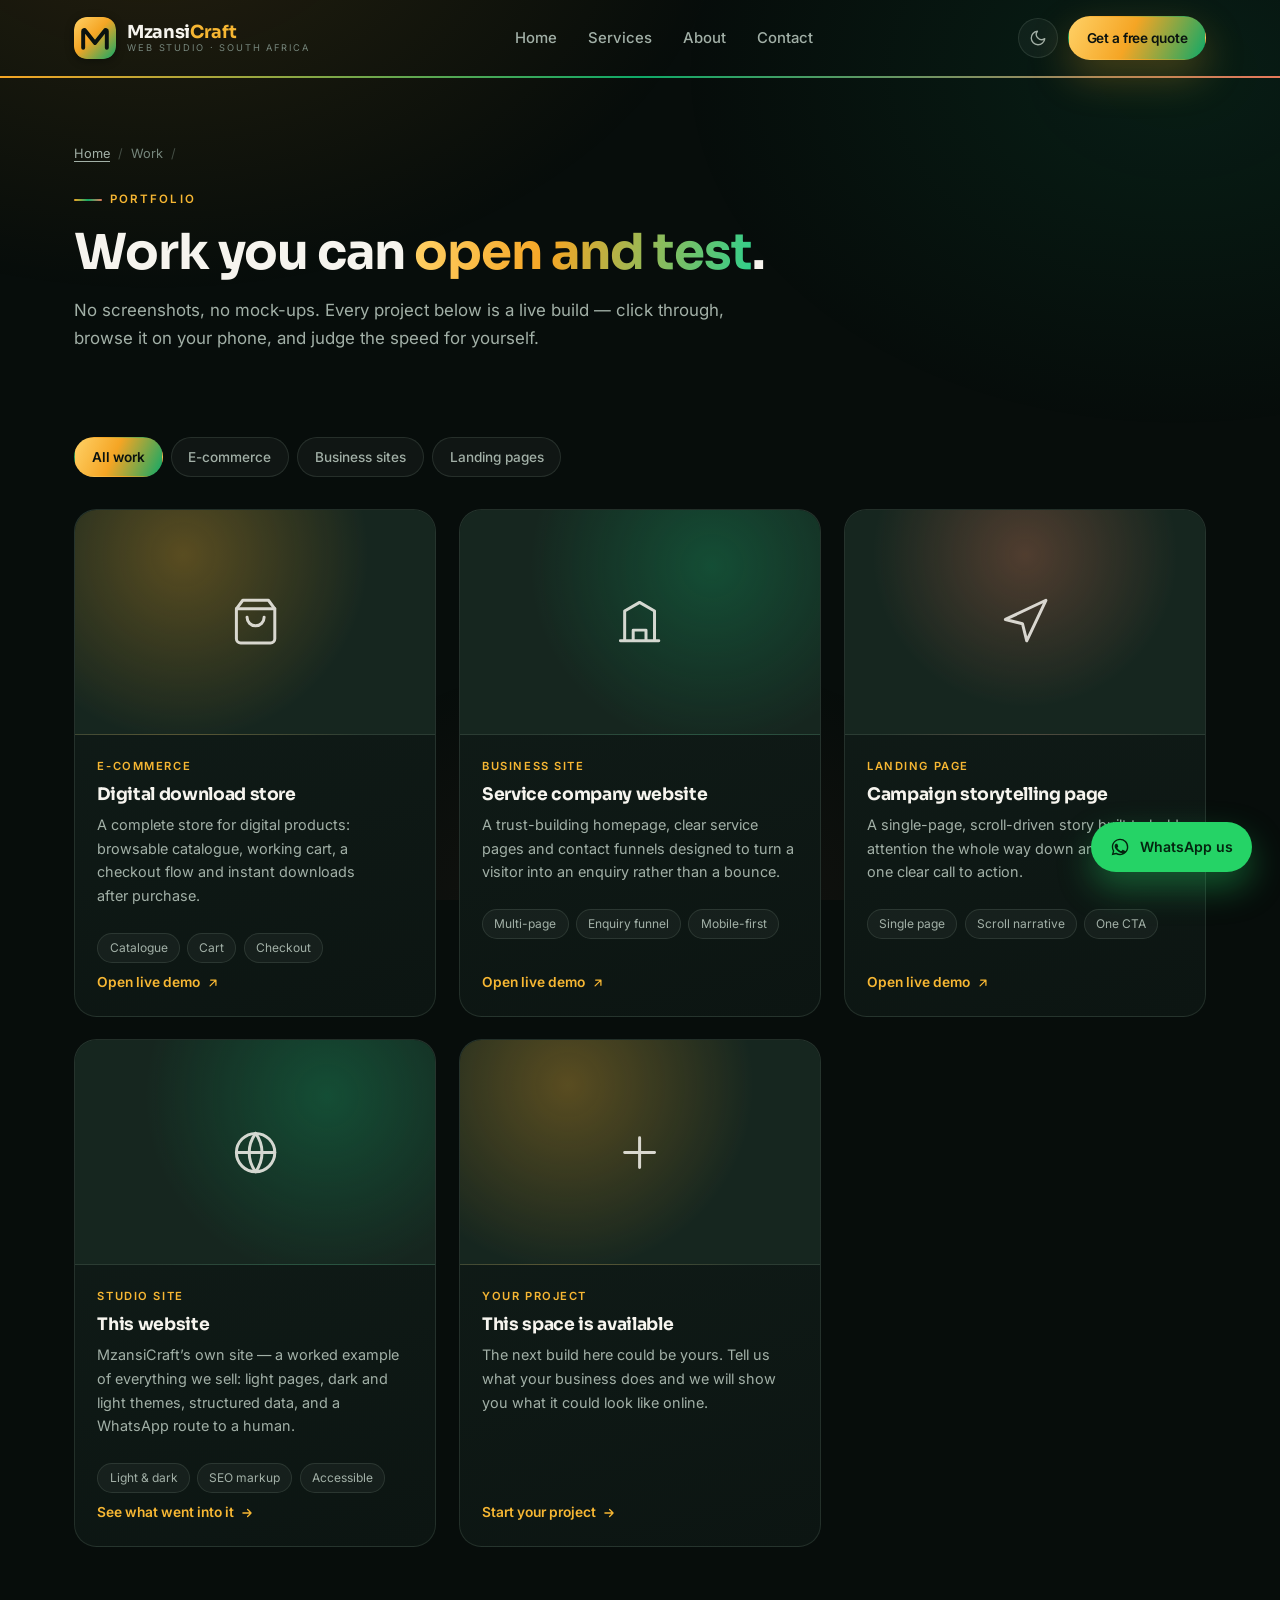
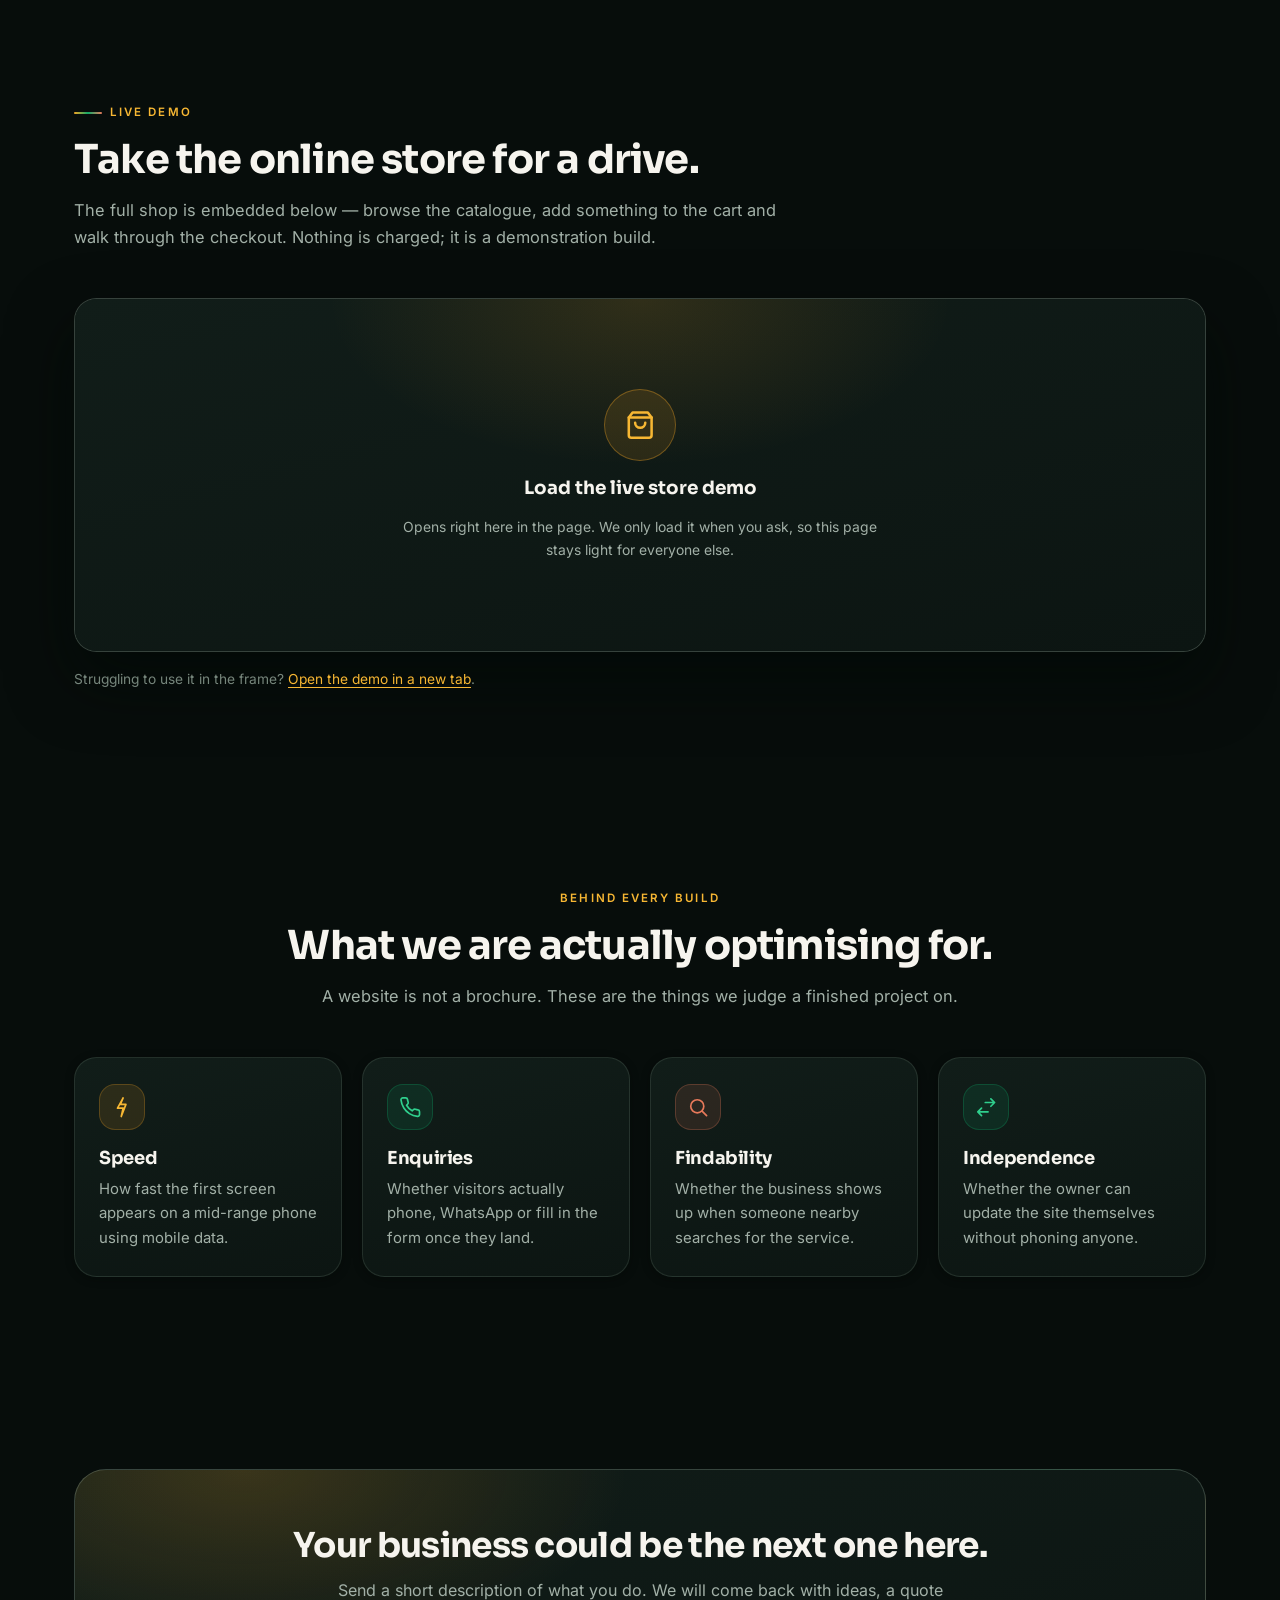
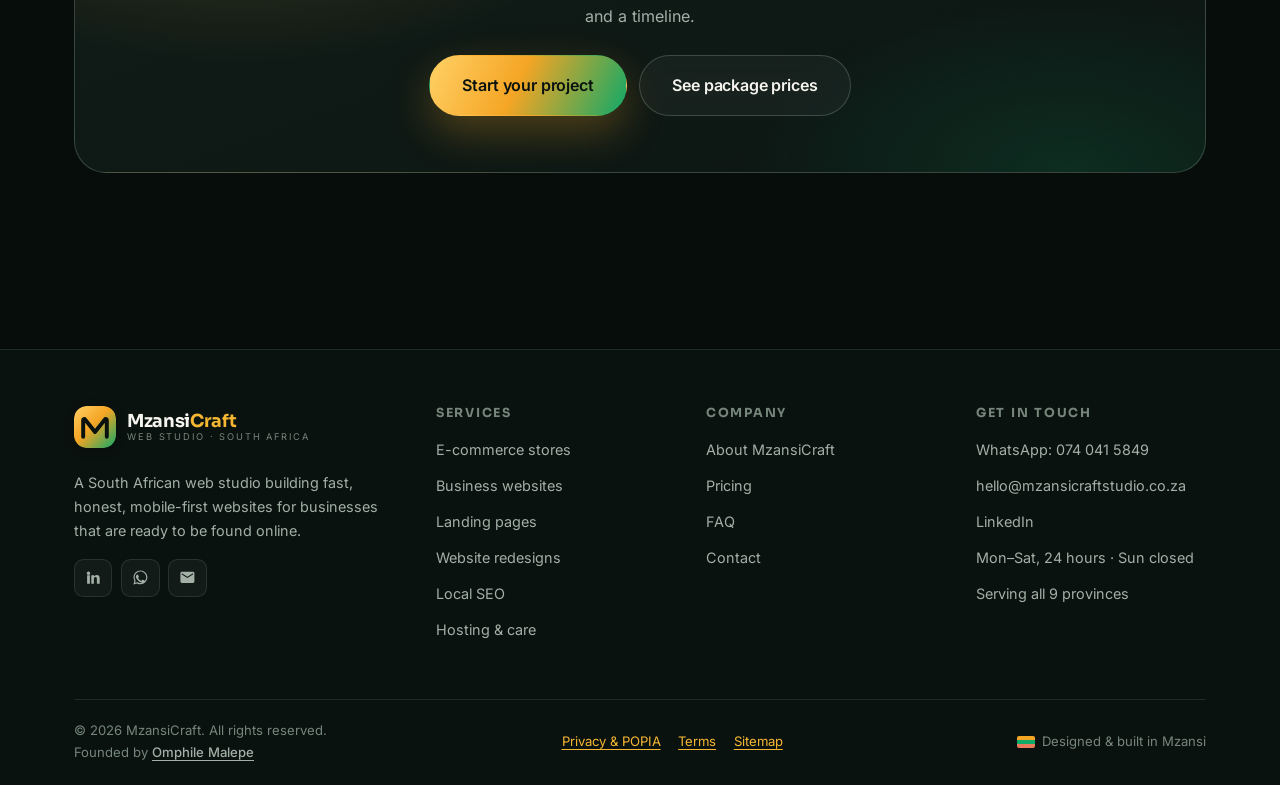
<file: portfolio.html>
<!DOCTYPE html>
<html lang="en-ZA" data-theme="dark">
<head>
  <meta charset="UTF-8" />
  <meta name="viewport" content="width=device-width, initial-scale=1, viewport-fit=cover" />
  <title>Our Work | MzansiCraft Portfolio</title>
  <meta name="description" content="Live websites, online stores and landing pages built by MzansiCraft — open each one and test it on your own phone." />
  <link rel="canonical" href="https://www.mzansicraftstudio.co.za/portfolio.html" />
  <meta name="theme-color" content="#070d0b" />
  <meta name="robots" content="noindex, follow" />

  <meta property="og:type" content="website" />
  <meta property="og:site_name" content="MzansiCraft" />
  <meta property="og:locale" content="en_ZA" />
  <meta property="og:title" content="Our Work | MzansiCraft Portfolio" />
  <meta property="og:description" content="Live websites, online stores and landing pages built by MzansiCraft." />
  <meta property="og:url" content="https://www.mzansicraftstudio.co.za/portfolio.html" />
  <meta property="og:image" content="https://www.mzansicraftstudio.co.za/assets/og-image.png" />
  <meta name="twitter:card" content="summary_large_image" />

  <link rel="icon" href="assets/favicon.svg" type="image/svg+xml" />
  <link rel="icon" href="assets/favicon-32.png" sizes="32x32" />
  <link rel="apple-touch-icon" href="assets/apple-touch-icon.png" />
  <link rel="manifest" href="site.webmanifest" />

  <link rel="preload" href="assets/fonts/inter-latin-567244.woff2" as="font" type="font/woff2" crossorigin />
  <link rel="preload" href="assets/fonts/sora-latin-4fa0aa.woff2" as="font" type="font/woff2" crossorigin />
  <link rel="stylesheet" href="styles.css" />

  <script>
    (function () {
      try {
        var t = localStorage.getItem("mzansicraft-theme");
        if (t) document.documentElement.setAttribute("data-theme", t);
      } catch (e) {}
    })();
  </script>
  <script src="main.js" defer></script>
</head>

<body>
  <div class="progress" aria-hidden="true"></div>
  <a class="skip-link" href="#main">Skip to content</a>

  <header class="site-header">
    <div class="container nav">
      <a class="brand" href="index.html" aria-label="MzansiCraft home">
        <img class="brand-mark" src="assets/logo-mark.svg" alt="" width="42" height="42" />
        <span class="brand-text">
          <span class="brand-name">Mzansi<span>Craft</span></span>
          <span class="brand-tag">Web Studio &middot; South Africa</span>
        </span>
      </a>

      <nav class="nav-links" id="nav-links" aria-label="Main navigation">
        <a href="index.html">Home</a>
        <a href="services.html">Services</a>
        <a href="about.html">About</a>
        <a href="contact.html">Contact</a>
        <a class="btn btn-primary btn-sm nav-cta" href="contact.html">Get a free quote</a>
      </nav>

      <div class="nav-actions">
        <button class="theme-toggle" type="button" aria-label="Switch to light theme">
          <svg class="icon-moon" viewBox="0 0 24 24" fill="none" stroke="currentColor" stroke-width="1.8" stroke-linecap="round" stroke-linejoin="round" aria-hidden="true"><path d="M21 12.79A9 9 0 1 1 11.21 3 7 7 0 0 0 21 12.79z"/></svg>
          <svg class="icon-sun" viewBox="0 0 24 24" fill="none" stroke="currentColor" stroke-width="1.8" stroke-linecap="round" stroke-linejoin="round" aria-hidden="true"><circle cx="12" cy="12" r="4"/><path d="M12 2v2M12 20v2M4.9 4.9l1.4 1.4M17.7 17.7l1.4 1.4M2 12h2M20 12h2M4.9 19.1l1.4-1.4M17.7 6.3l1.4-1.4"/></svg>
        </button>
        <a class="btn btn-primary btn-sm btn-quote" href="contact.html">Get a free quote</a>
        <button class="nav-toggle" type="button" aria-expanded="false" aria-controls="nav-links" aria-label="Open menu">
          <span></span><span></span><span></span>
        </button>
      </div>
    </div>
    <div class="header-rule" aria-hidden="true"></div>
  </header>

  <main id="main">
    <section class="container page-header">
      <nav class="breadcrumb" aria-label="Breadcrumb">
        <span><a href="index.html">Home</a></span>
        <span aria-current="page">Work</span>
      </nav>
      <span class="kicker">Portfolio</span>
      <h1 class="page-title">Work you can <span class="text-grad">open and test</span>.</h1>
      <p class="page-intro">
        No screenshots, no mock-ups. Every project below is a live build &mdash; click through, browse it on your
        phone, and judge the speed for yourself.
      </p>
    </section>

    <section class="container section--tight">
      <div class="filter-row reveal" role="group" aria-label="Filter projects by type">
        <button class="filter-btn active" type="button" data-filter="all" aria-pressed="true">All work</button>
        <button class="filter-btn" type="button" data-filter="ecommerce" aria-pressed="false">E-commerce</button>
        <button class="filter-btn" type="button" data-filter="business" aria-pressed="false">Business sites</button>
        <button class="filter-btn" type="button" data-filter="landing" aria-pressed="false">Landing pages</button>
      </div>

      <div class="work-grid">
        <article class="work-card reveal" data-category="ecommerce">
          <div class="work-thumb work-thumb--store" aria-hidden="true">
            <svg viewBox="0 0 24 24" fill="none" stroke="currentColor" stroke-width="1.4" stroke-linecap="round" stroke-linejoin="round"><path d="M6 2 3 6v14a2 2 0 0 0 2 2h14a2 2 0 0 0 2-2V6l-3-4z"/><path d="M3 6h18M16 10a4 4 0 0 1-8 0"/></svg>
          </div>
          <div class="work-body">
            <span class="work-tag">E-commerce</span>
            <h3>Digital download store</h3>
            <p>
              A complete store for digital products: browsable catalogue, working cart, a checkout flow and
              instant downloads after purchase.
            </p>
            <div class="chip-row">
              <span class="chip">Catalogue</span>
              <span class="chip">Cart</span>
              <span class="chip">Checkout</span>
            </div>
            <a class="card-link" href="https://bucolic-dusk-3e447d-e-commerce-demo.netlify.app/" target="_blank" rel="noopener">
              Open live demo
              <svg viewBox="0 0 24 24" fill="none" stroke="currentColor" stroke-width="2.2" stroke-linecap="round" stroke-linejoin="round" aria-hidden="true" width="14" height="14"><path d="M7 17 17 7M8 7h9v9"/></svg>
            </a>
          </div>
        </article>

        <article class="work-card reveal" data-delay="1" data-category="business">
          <div class="work-thumb work-thumb--biz" aria-hidden="true">
            <svg viewBox="0 0 24 24" fill="none" stroke="currentColor" stroke-width="1.4" stroke-linecap="round" stroke-linejoin="round"><path d="M3 21h18M5 21V7l7-4 7 4v14M9 21v-5h6v5"/></svg>
          </div>
          <div class="work-body">
            <span class="work-tag">Business site</span>
            <h3>Service company website</h3>
            <p>
              A trust-building homepage, clear service pages and contact funnels designed to turn a visitor into
              an enquiry rather than a bounce.
            </p>
            <div class="chip-row">
              <span class="chip">Multi-page</span>
              <span class="chip">Enquiry funnel</span>
              <span class="chip">Mobile-first</span>
            </div>
            <a class="card-link" href="https://aquamarine-lokum-5b7afe.netlify.app/" target="_blank" rel="noopener">
              Open live demo
              <svg viewBox="0 0 24 24" fill="none" stroke="currentColor" stroke-width="2.2" stroke-linecap="round" stroke-linejoin="round" aria-hidden="true" width="14" height="14"><path d="M7 17 17 7M8 7h9v9"/></svg>
            </a>
          </div>
        </article>

        <article class="work-card reveal" data-delay="2" data-category="landing">
          <div class="work-thumb work-thumb--landing" aria-hidden="true">
            <svg viewBox="0 0 24 24" fill="none" stroke="currentColor" stroke-width="1.4" stroke-linecap="round" stroke-linejoin="round"><path d="M3 11l19-9-9 19-2-8z"/></svg>
          </div>
          <div class="work-body">
            <span class="work-tag">Landing page</span>
            <h3>Campaign storytelling page</h3>
            <p>
              A single-page, scroll-driven story built to hold attention the whole way down and land on one clear
              call to action.
            </p>
            <div class="chip-row">
              <span class="chip">Single page</span>
              <span class="chip">Scroll narrative</span>
              <span class="chip">One CTA</span>
            </div>
            <a class="card-link" href="https://volkswagen-history.netlify.app/" target="_blank" rel="noopener">
              Open live demo
              <svg viewBox="0 0 24 24" fill="none" stroke="currentColor" stroke-width="2.2" stroke-linecap="round" stroke-linejoin="round" aria-hidden="true" width="14" height="14"><path d="M7 17 17 7M8 7h9v9"/></svg>
            </a>
          </div>
        </article>


        <article class="work-card reveal" data-category="business">
          <div class="work-thumb work-thumb--biz" aria-hidden="true">
            <svg viewBox="0 0 24 24" fill="none" stroke="currentColor" stroke-width="1.4" stroke-linecap="round" stroke-linejoin="round"><circle cx="12" cy="12" r="9"/><path d="M3 12h18M12 3a15 15 0 0 1 0 18 15 15 0 0 1 0-18"/></svg>
          </div>
          <div class="work-body">
            <span class="work-tag">Studio site</span>
            <h3>This website</h3>
            <p>
              MzansiCraft&rsquo;s own site &mdash; a worked example of everything we sell: light pages, dark and
              light themes, structured data, and a WhatsApp route to a human.
            </p>
            <div class="chip-row">
              <span class="chip">Light &amp; dark</span>
              <span class="chip">SEO markup</span>
              <span class="chip">Accessible</span>
            </div>
            <a class="card-link" href="services.html">
              See what went into it
              <svg viewBox="0 0 24 24" fill="none" stroke="currentColor" stroke-width="2.2" stroke-linecap="round" stroke-linejoin="round" aria-hidden="true" width="14" height="14"><path d="M5 12h14M13 6l6 6-6 6"/></svg>
            </a>
          </div>
        </article>

        <article class="work-card reveal" data-delay="1" data-category="ecommerce">
          <div class="work-thumb work-thumb--store" aria-hidden="true">
            <svg viewBox="0 0 24 24" fill="none" stroke="currentColor" stroke-width="1.4" stroke-linecap="round" stroke-linejoin="round"><path d="M12 5v14M5 12h14"/></svg>
          </div>
          <div class="work-body">
            <span class="work-tag">Your project</span>
            <h3>This space is available</h3>
            <p>
              The next build here could be yours. Tell us what your business does and we will show you what it
              could look like online.
            </p>
            <a class="card-link" href="contact.html">
              Start your project
              <svg viewBox="0 0 24 24" fill="none" stroke="currentColor" stroke-width="2.2" stroke-linecap="round" stroke-linejoin="round" aria-hidden="true" width="14" height="14"><path d="M5 12h14M13 6l6 6-6 6"/></svg>
            </a>
          </div>
        </article>
      </div>
    </section>

    <!-- ================= LIVE DEMO ================= -->
    <section class="container section" id="store-demo">
      <div class="section-head reveal">
        <span class="kicker">Live demo</span>
        <h2 class="section-title">Take the online store for a drive.</h2>
        <p class="section-sub">
          The full shop is embedded below &mdash; browse the catalogue, add something to the cart and walk through
          the checkout. Nothing is charged; it is a demonstration build.
        </p>
      </div>

      <div class="demo-frame-wrap reveal">
        <button
          class="demo-poster"
          type="button"
          data-demo-src="https://bucolic-dusk-3e447d-e-commerce-demo.netlify.app/"
          data-demo-title="MzansiCraft e-commerce demo store">
          <span class="demo-play" aria-hidden="true">
            <svg viewBox="0 0 24 24" fill="none" stroke="currentColor" stroke-width="2" stroke-linecap="round" stroke-linejoin="round"><path d="M6 2 3 6v14a2 2 0 0 0 2 2h14a2 2 0 0 0 2-2V6l-3-4z"/><path d="M3 6h18M16 10a4 4 0 0 1-8 0"/></svg>
          </span>
          <span class="demo-poster-title">Load the live store demo</span>
          <span class="demo-poster-note">
            Opens right here in the page. We only load it when you ask, so this page stays light for everyone else.
          </span>
        </button>
      </div>

      <p style="margin-top: 1rem; font-size: 0.86rem; color: var(--text-dim);">
        Struggling to use it in the frame?
        <a href="https://bucolic-dusk-3e447d-e-commerce-demo.netlify.app/" target="_blank" rel="noopener">Open the demo in a new tab</a>.
      </p>
    </section>

    <!-- ================= WHAT WE OPTIMISE FOR ================= -->
    <section class="container section">
      <div class="section-head section-head--center reveal">
        <span class="kicker">Behind every build</span>
        <h2 class="section-title">What we are actually optimising for.</h2>
        <p class="section-sub">A website is not a brochure. These are the things we judge a finished project on.</p>
      </div>

      <div class="grid grid-4">
        <article class="card reveal">
          <div class="card-icon" aria-hidden="true">
            <svg viewBox="0 0 24 24" fill="none" stroke="currentColor" stroke-width="1.8" stroke-linecap="round" stroke-linejoin="round"><path d="m13 2-3 7h6l-5 13 2-9H7z"/></svg>
          </div>
          <h3>Speed</h3>
          <p>How fast the first screen appears on a mid-range phone using mobile data.</p>
        </article>
        <article class="card reveal" data-delay="1">
          <div class="card-icon card-icon--green" aria-hidden="true">
            <svg viewBox="0 0 24 24" fill="none" stroke="currentColor" stroke-width="1.8" stroke-linecap="round" stroke-linejoin="round"><path d="M22 16.92v3a2 2 0 0 1-2.18 2 19.8 19.8 0 0 1-8.63-3.07 19.5 19.5 0 0 1-6-6A19.8 19.8 0 0 1 2.12 4.2 2 2 0 0 1 4.11 2h3a2 2 0 0 1 2 1.72c.12.93.35 1.85.7 2.72a2 2 0 0 1-.45 2.11L8.09 9.91a16 16 0 0 0 6 6l1.36-1.27a2 2 0 0 1 2.11-.45c.87.35 1.79.58 2.72.7a2 2 0 0 1 1.72 2.03z"/></svg>
          </div>
          <h3>Enquiries</h3>
          <p>Whether visitors actually phone, WhatsApp or fill in the form once they land.</p>
        </article>
        <article class="card reveal" data-delay="2">
          <div class="card-icon card-icon--clay" aria-hidden="true">
            <svg viewBox="0 0 24 24" fill="none" stroke="currentColor" stroke-width="1.8" stroke-linecap="round" stroke-linejoin="round"><circle cx="11" cy="11" r="7"/><path d="m21 21-4.3-4.3"/></svg>
          </div>
          <h3>Findability</h3>
          <p>Whether the business shows up when someone nearby searches for the service.</p>
        </article>
        <article class="card reveal" data-delay="3">
          <div class="card-icon card-icon--green" aria-hidden="true">
            <svg viewBox="0 0 24 24" fill="none" stroke="currentColor" stroke-width="1.8" stroke-linecap="round" stroke-linejoin="round"><path d="M20 7h-9M14 17H5M17 3l4 4-4 4M7 13l-4 4 4 4"/></svg>
          </div>
          <h3>Independence</h3>
          <p>Whether the owner can update the site themselves without phoning anyone.</p>
        </article>
      </div>
    </section>

    <section class="container section">
      <div class="cta-band reveal">
        <h2>Your business could be the next one here.</h2>
        <p>Send a short description of what you do. We will come back with ideas, a quote and a timeline.</p>
        <div class="cta-actions">
          <a class="btn btn-primary btn-lg" href="contact.html">Start your project</a>
          <a class="btn btn-secondary btn-lg" href="services.html#packages">See package prices</a>
        </div>
      </div>
    </section>
  </main>

  <footer class="site-footer">
    <div class="container">
      <div class="footer-top">
        <div class="footer-brand">
          <a class="brand" href="index.html">
            <img class="brand-mark" src="assets/logo-mark.svg" alt="" width="42" height="42" />
            <span class="brand-text">
              <span class="brand-name">Mzansi<span>Craft</span></span>
              <span class="brand-tag">Web Studio &middot; South Africa</span>
            </span>
          </a>
          <p>
            A South African web studio building fast, honest, mobile-first websites for businesses that are
            ready to be found online.
          </p>
          <div class="social-row">
            <a class="social-btn" href="https://www.linkedin.com/in/omphile-malepe-0b220729a/" target="_blank" rel="noopener" aria-label="LinkedIn">
              <svg viewBox="0 0 24 24" fill="currentColor" aria-hidden="true"><path d="M4.98 3.5a2.5 2.5 0 1 1 0 5 2.5 2.5 0 0 1 0-5M3 9h4v12H3zM9 9h3.8v1.7h.05c.53-1 1.82-2.05 3.75-2.05C20.4 8.65 21 11 21 14.1V21h-4v-6.1c0-1.45-.03-3.3-2-3.3-2 0-2.3 1.57-2.3 3.2V21H9z"/></svg>
            </a>
            <a class="social-btn" href="https://wa.me/27740415849" target="_blank" rel="noopener" aria-label="WhatsApp">
              <svg viewBox="0 0 24 24" fill="currentColor" aria-hidden="true"><path d="M12.04 2C6.58 2 2.13 6.45 2.13 11.91c0 1.75.46 3.45 1.32 4.95L2 22l5.25-1.38a9.9 9.9 0 0 0 4.79 1.22h.01c5.46 0 9.91-4.45 9.91-9.91 0-2.65-1.03-5.14-2.9-7.01A9.82 9.82 0 0 0 12.04 2m0 1.67c2.2 0 4.27.86 5.82 2.42a8.19 8.19 0 0 1 2.42 5.82c0 4.54-3.7 8.24-8.25 8.24a8.23 8.23 0 0 1-4.2-1.15l-.3-.18-3.12.82.83-3.04-.2-.31a8.2 8.2 0 0 1-1.26-4.38c0-4.54 3.7-8.24 8.26-8.24m-4.53 4.4c-.21 0-.55.08-.84.39-.29.31-1.1 1.08-1.1 2.62s1.13 3.04 1.29 3.25c.16.21 2.22 3.39 5.38 4.62 2.63 1.04 3.16.83 3.73.78.57-.05 1.85-.76 2.11-1.49.26-.73.26-1.36.18-1.49-.08-.13-.29-.21-.6-.36-.31-.16-1.85-.91-2.14-1.02-.29-.1-.5-.16-.71.16-.21.31-.81 1.02-1 1.23-.18.21-.37.24-.68.08-.31-.16-1.32-.49-2.51-1.55-.93-.83-1.55-1.85-1.74-2.16-.18-.31-.02-.48.14-.63.14-.14.31-.37.47-.55.16-.18.21-.31.31-.52.1-.21.05-.39-.03-.55-.08-.16-.7-1.71-.96-2.34-.25-.61-.5-.53-.7-.54z"/></svg>
            </a>
            <a class="social-btn" href="mailto:hello@mzansicraftstudio.co.za" aria-label="Email">
              <svg viewBox="0 0 24 24" fill="currentColor" aria-hidden="true"><path d="M20 4H4c-1.1 0-2 .9-2 2v12c0 1.1.9 2 2 2h16c1.1 0 2-.9 2-2V6c0-1.1-.9-2-2-2m0 4-8 5-8-5V6l8 5 8-5z"/></svg>
            </a>
          </div>
        </div>

        <div class="footer-col">
          <h4>Services</h4>
          <ul>
            <li><a href="services.html#ecommerce">E-commerce stores</a></li>
            <li><a href="services.html#business">Business websites</a></li>
            <li><a href="services.html#landing">Landing pages</a></li>
            <li><a href="services.html#redesign">Website redesigns</a></li>
            <li><a href="services.html#seo">Local SEO</a></li>
            <li><a href="services.html#care">Hosting &amp; care</a></li>
          </ul>
        </div>

        <div class="footer-col">
          <h4>Company</h4>
          <ul>
            <li><a href="about.html">About MzansiCraft</a></li>
            <li><a href="services.html#packages">Pricing</a></li>
            <li><a href="index.html#faq">FAQ</a></li>
            <li><a href="contact.html">Contact</a></li>
          </ul>
        </div>

        <div class="footer-col">
          <h4>Get in touch</h4>
          <ul>
            <li><a href="https://wa.me/27740415849" target="_blank" rel="noopener">WhatsApp: 074 041 5849</a></li>
            <li><a href="mailto:hello@mzansicraftstudio.co.za">hello@mzansicraftstudio.co.za</a></li>
            <li><a href="https://www.linkedin.com/in/omphile-malepe-0b220729a/" target="_blank" rel="noopener">LinkedIn</a></li>
            <li><span style="font-size:0.9rem;color:var(--text-muted)">Mon&ndash;Sat, 24 hours &middot; Sun closed</span></li>
            <li><span style="font-size:0.9rem;color:var(--text-muted)">Serving all 9 provinces</span></li>
          </ul>
        </div>
      </div>

      <div class="footer-bottom">
        <div>
          &copy; <span data-year>2026</span> MzansiCraft. All rights reserved.<br />
          <span class="founder-line">Founded by
            <a href="https://www.linkedin.com/in/omphile-malepe-0b220729a/" target="_blank" rel="noopener">Omphile Malepe</a>
          </span>
        </div>
        <nav aria-label="Legal">
          <a href="privacy.html">Privacy &amp; POPIA</a>
          <a href="terms.html">Terms</a>
          <a href="sitemap.xml">Sitemap</a>
        </nav>
        <span class="made-in"><span class="flag-chip" aria-hidden="true"></span> Designed &amp; built in Mzansi</span>
      </div>
    </div>
  </footer>

  <a class="fab-wa" href="https://wa.me/27740415849?text=Hi%20MzansiCraft%2C%20I%20saw%20your%20portfolio%20and%20I%27d%20like%20a%20quote." target="_blank" rel="noopener" aria-label="Chat to MzansiCraft on WhatsApp">
    <svg viewBox="0 0 24 24" fill="currentColor" aria-hidden="true"><path d="M12.04 2C6.58 2 2.13 6.45 2.13 11.91c0 1.75.46 3.45 1.32 4.95L2 22l5.25-1.38a9.9 9.9 0 0 0 4.79 1.22h.01c5.46 0 9.91-4.45 9.91-9.91 0-2.65-1.03-5.14-2.9-7.01A9.82 9.82 0 0 0 12.04 2m0 1.67c2.2 0 4.27.86 5.82 2.42a8.19 8.19 0 0 1 2.42 5.82c0 4.54-3.7 8.24-8.25 8.24a8.23 8.23 0 0 1-4.2-1.15l-.3-.18-3.12.82.83-3.04-.2-.31a8.2 8.2 0 0 1-1.26-4.38c0-4.54 3.7-8.24 8.26-8.24m-4.53 4.4c-.21 0-.55.08-.84.39-.29.31-1.1 1.08-1.1 2.62s1.13 3.04 1.29 3.25c.16.21 2.22 3.39 5.38 4.62 2.63 1.04 3.16.83 3.73.78.57-.05 1.85-.76 2.11-1.49.26-.73.26-1.36.18-1.49-.08-.13-.29-.21-.6-.36-.31-.16-1.85-.91-2.14-1.02-.29-.1-.5-.16-.71.16-.21.31-.81 1.02-1 1.23-.18.21-.37.24-.68.08-.31-.16-1.32-.49-2.51-1.55-.93-.83-1.55-1.85-1.74-2.16-.18-.31-.02-.48.14-.63.14-.14.31-.37.47-.55.16-.18.21-.31.31-.52.1-.21.05-.39-.03-.55-.08-.16-.7-1.71-.96-2.34-.25-.61-.5-.53-.7-.54z"/></svg>
    <span>WhatsApp us</span>
  </a>

  <button class="to-top" type="button" aria-label="Back to top">
    <svg viewBox="0 0 24 24" fill="none" stroke="currentColor" stroke-width="2.2" stroke-linecap="round" stroke-linejoin="round" aria-hidden="true"><path d="M12 19V5M5 12l7-7 7 7"/></svg>
  </button>
  <!-- ANALYTICS (inactive until you add a token).
       Cloudflare Web Analytics is free, cookieless and needs no consent banner.
       1. Sign up at https://dash.cloudflare.com and open Web Analytics
       2. Add your domain, copy the site token it gives you
       3. Replace YOUR_TOKEN_HERE below, then delete this comment wrapper
          (the two lines starting with "<!" and ending with ">") on every page.
  <script defer src="https://static.cloudflareinsights.com/beacon.min.js"
          data-cf-beacon='{"token": "YOUR_TOKEN_HERE"}'></script>
  -->
</body>
</html>
</file>
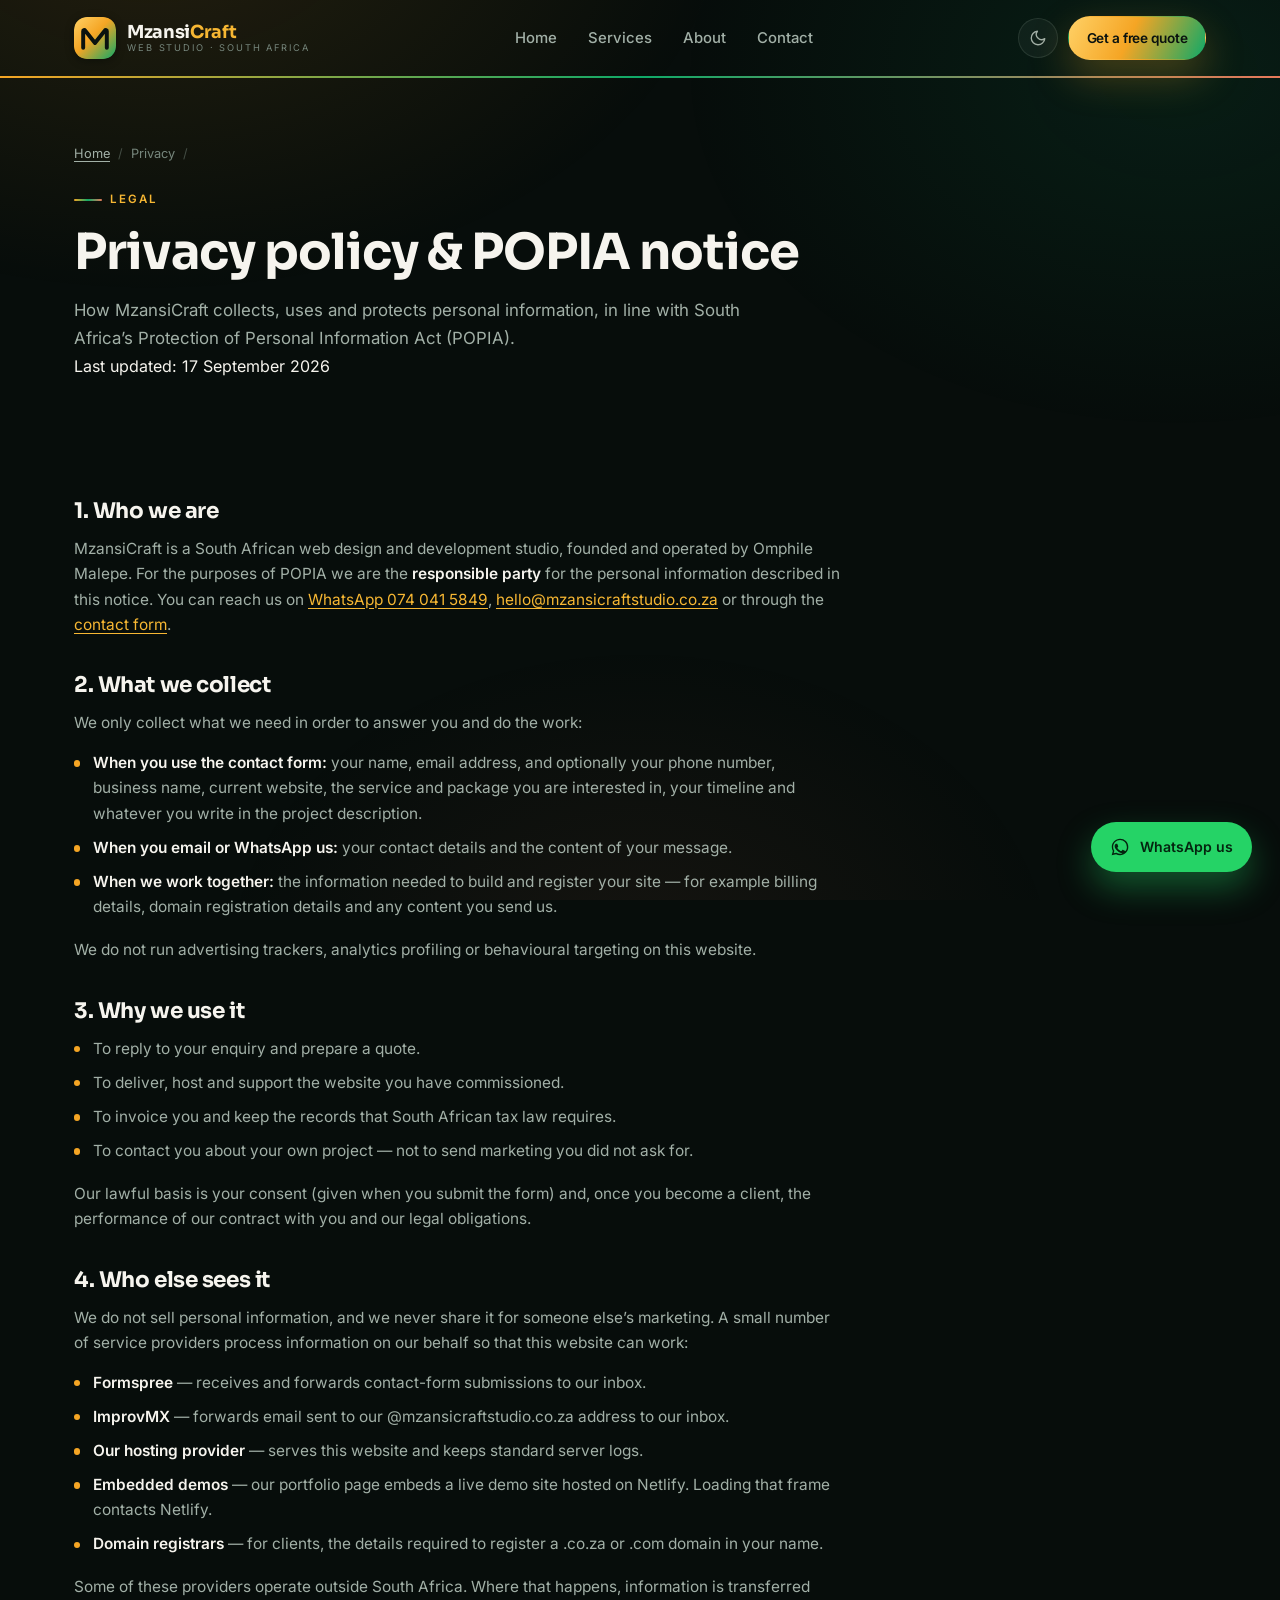
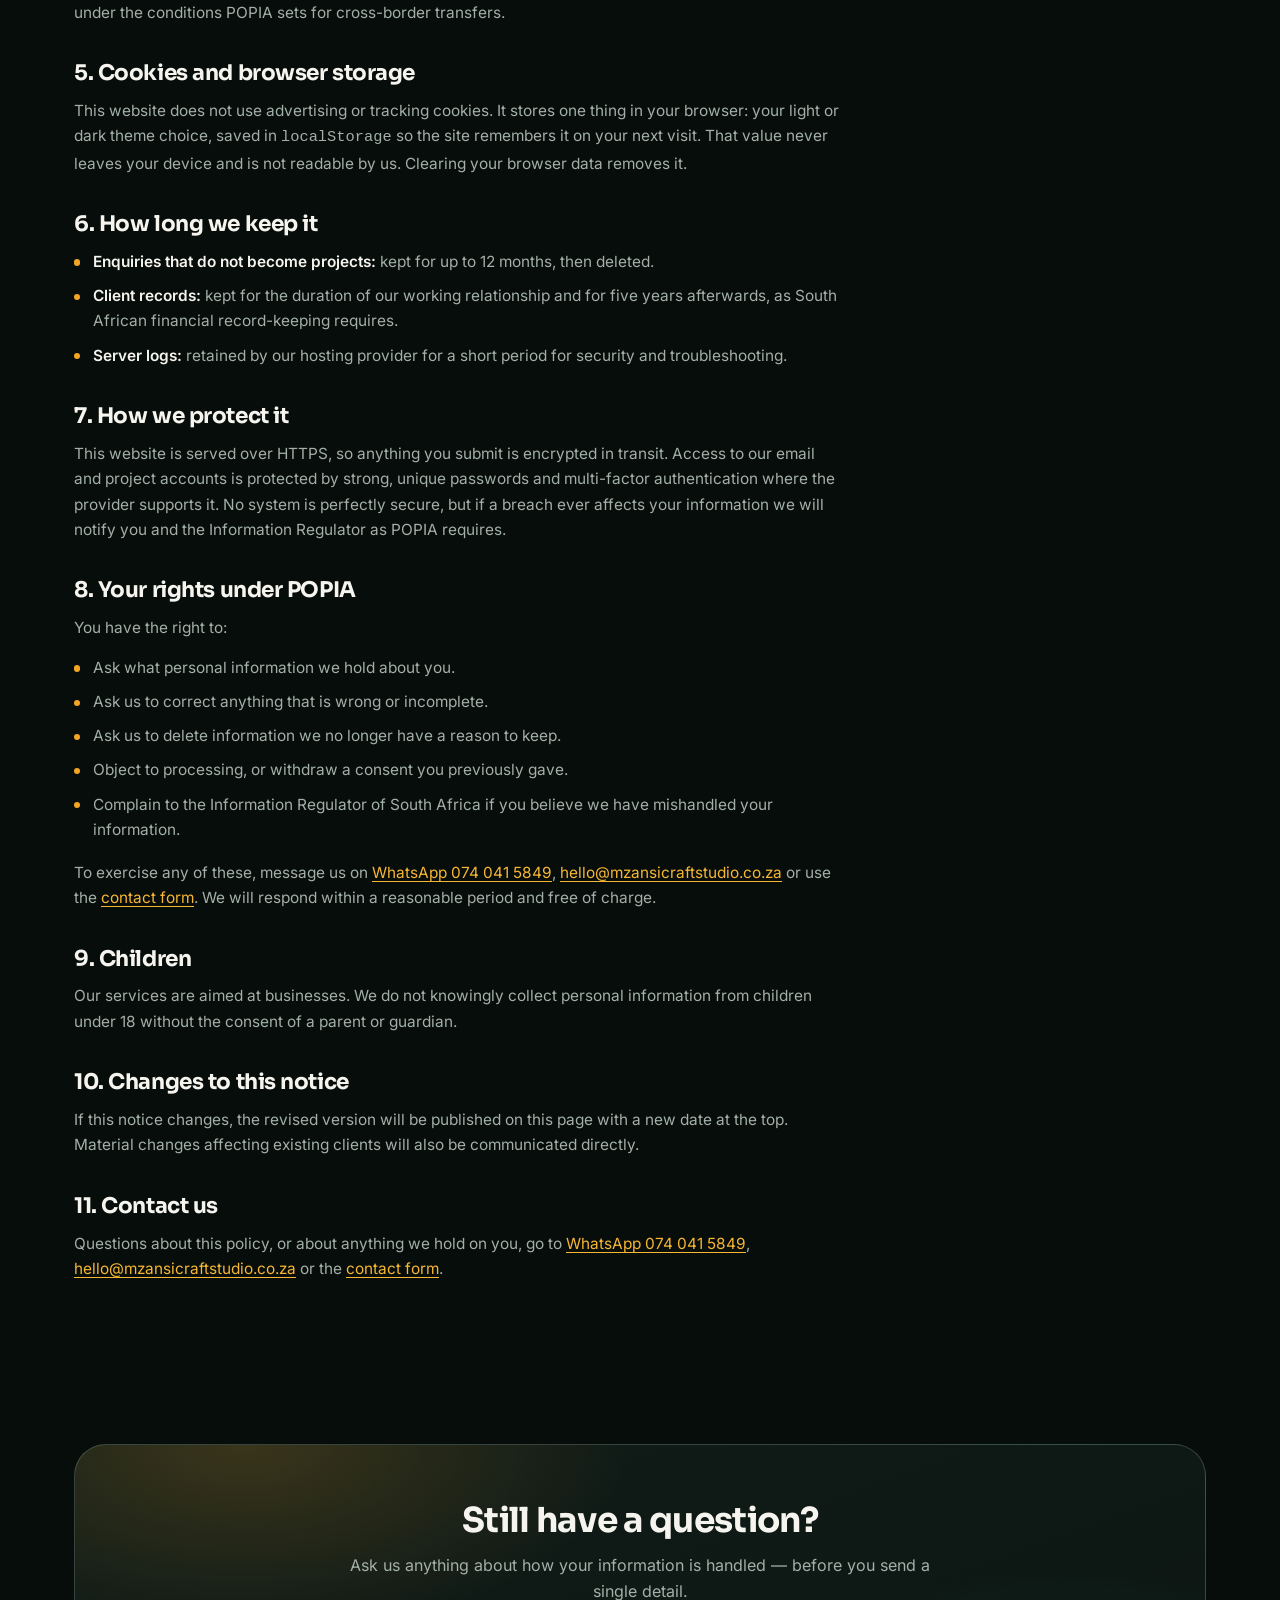
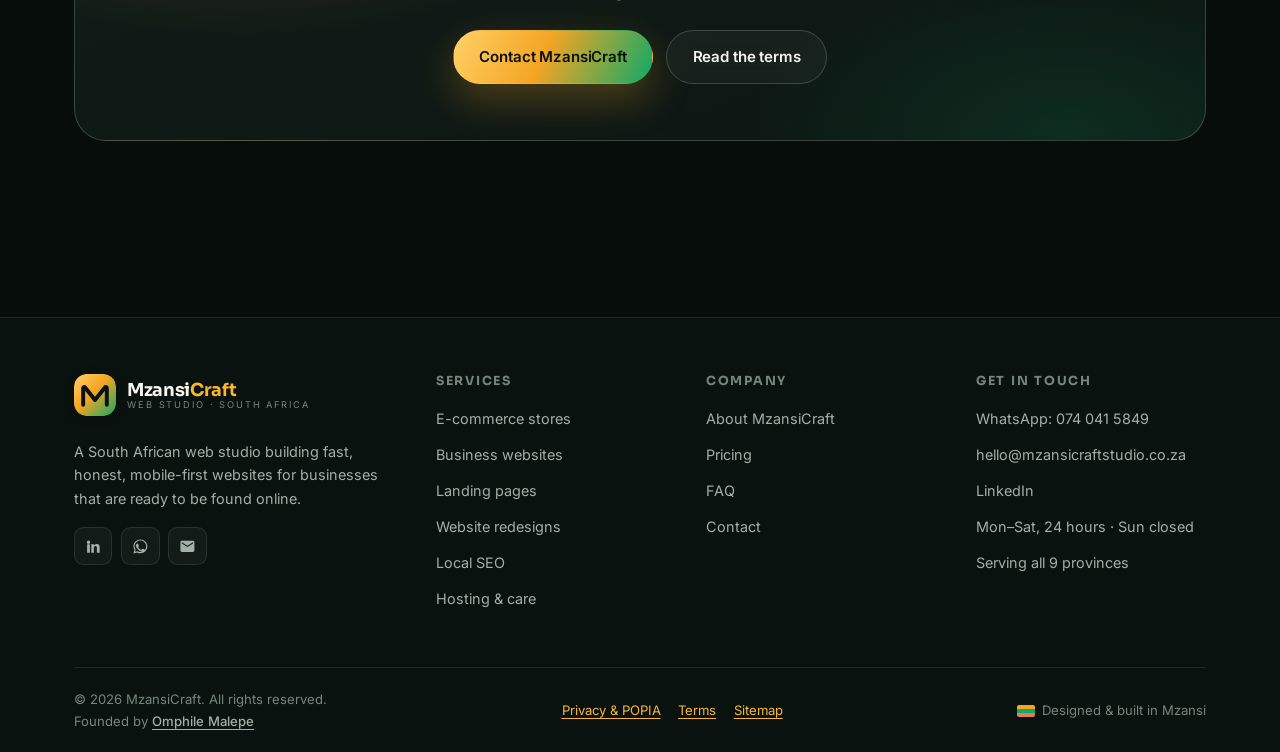
<file: privacy.html>
<!DOCTYPE html>
<html lang="en-ZA" data-theme="dark">
<head>
  <meta charset="UTF-8" />
  <meta name="viewport" content="width=device-width, initial-scale=1, viewport-fit=cover" />
  <title>Privacy Policy & POPIA Notice | MzansiCraft</title>
  <meta name="description" content="How MzansiCraft collects, uses and protects personal information, in line with South Africa's POPIA." />
  <link rel="canonical" href="https://www.mzansicraftstudio.co.za/privacy.html" />
  <meta name="theme-color" content="#070d0b" />
  <meta name="robots" content="index, follow" />

  <meta property="og:type" content="website" />
  <meta property="og:site_name" content="MzansiCraft" />
  <meta property="og:locale" content="en_ZA" />
  <meta property="og:title" content="Privacy Policy & POPIA Notice | MzansiCraft" />
  <meta property="og:description" content="How MzansiCraft collects, uses and protects personal information, in line with South Africa's POPIA." />
  <meta property="og:url" content="https://www.mzansicraftstudio.co.za/privacy.html" />
  <meta property="og:image" content="https://www.mzansicraftstudio.co.za/assets/og-image.png" />
  <meta name="twitter:card" content="summary_large_image" />

  <link rel="icon" href="assets/favicon.svg" type="image/svg+xml" />
  <link rel="icon" href="assets/favicon-32.png" sizes="32x32" />
  <link rel="apple-touch-icon" href="assets/apple-touch-icon.png" />
  <link rel="manifest" href="site.webmanifest" />

  <link rel="preload" href="assets/fonts/inter-latin-567244.woff2" as="font" type="font/woff2" crossorigin />
  <link rel="preload" href="assets/fonts/sora-latin-4fa0aa.woff2" as="font" type="font/woff2" crossorigin />
  <link rel="stylesheet" href="styles.css" />

  <script>
    (function () {
      try {
        var t = localStorage.getItem("mzansicraft-theme");
        if (t) document.documentElement.setAttribute("data-theme", t);
      } catch (e) {}
    })();
  </script>
  <script src="main.js" defer></script>
</head>

<body>
  <div class="progress" aria-hidden="true"></div>
  <a class="skip-link" href="#main">Skip to content</a>

  <header class="site-header">
    <div class="container nav">
      <a class="brand" href="index.html" aria-label="MzansiCraft home">
        <img class="brand-mark" src="assets/logo-mark.svg" alt="" width="42" height="42" />
        <span class="brand-text">
          <span class="brand-name">Mzansi<span>Craft</span></span>
          <span class="brand-tag">Web Studio &middot; South Africa</span>
        </span>
      </a>

      <nav class="nav-links" id="nav-links" aria-label="Main navigation">
        <a href="index.html">Home</a>
        <a href="services.html">Services</a>
        <a href="about.html">About</a>
        <a href="contact.html">Contact</a>
        <a class="btn btn-primary btn-sm nav-cta" href="contact.html">Get a free quote</a>
      </nav>

      <div class="nav-actions">
        <button class="theme-toggle" type="button" aria-label="Switch to light theme">
          <svg class="icon-moon" viewBox="0 0 24 24" fill="none" stroke="currentColor" stroke-width="1.8" stroke-linecap="round" stroke-linejoin="round" aria-hidden="true"><path d="M21 12.79A9 9 0 1 1 11.21 3 7 7 0 0 0 21 12.79z"/></svg>
          <svg class="icon-sun" viewBox="0 0 24 24" fill="none" stroke="currentColor" stroke-width="1.8" stroke-linecap="round" stroke-linejoin="round" aria-hidden="true"><circle cx="12" cy="12" r="4"/><path d="M12 2v2M12 20v2M4.9 4.9l1.4 1.4M17.7 17.7l1.4 1.4M2 12h2M20 12h2M4.9 19.1l1.4-1.4M17.7 6.3l1.4-1.4"/></svg>
        </button>
        <a class="btn btn-primary btn-sm btn-quote" href="contact.html">Get a free quote</a>
        <button class="nav-toggle" type="button" aria-expanded="false" aria-controls="nav-links" aria-label="Open menu">
          <span></span><span></span><span></span>
        </button>
      </div>
    </div>
    <div class="header-rule" aria-hidden="true"></div>
  </header>

  <main id="main">
    <section class="container page-header">
      <nav class="breadcrumb" aria-label="Breadcrumb">
        <span><a href="index.html">Home</a></span>
        <span aria-current="page">Privacy</span>
      </nav>
      <span class="kicker">Legal</span>
      <h1 class="page-title">Privacy policy &amp; POPIA notice</h1>
      <p class="page-intro">
        How MzansiCraft collects, uses and protects personal information, in line with South Africa&rsquo;s
        Protection of Personal Information Act (POPIA).
      </p>
      <span class="updated">Last updated: 17 September 2026</span>
    </section>

    <section class="container section--tight">
      <div class="prose">
        <h2>1. Who we are</h2>
        <p>
          MzansiCraft is a South African web design and development studio, founded and operated by Omphile Malepe.
          For the purposes of POPIA we are the <strong>responsible party</strong> for the personal information
          described in this notice. You can reach us on
          <a href="https://wa.me/27740415849" target="_blank" rel="noopener">WhatsApp 074 041 5849</a>, <a href="mailto:hello@mzansicraftstudio.co.za">hello@mzansicraftstudio.co.za</a> or through the
          <a href="contact.html">contact form</a>.
        </p>

        <h2>2. What we collect</h2>
        <p>We only collect what we need in order to answer you and do the work:</p>
        <ul>
          <li><strong>When you use the contact form:</strong> your name, email address, and optionally your phone
            number, business name, current website, the service and package you are interested in, your timeline
            and whatever you write in the project description.</li>
          <li><strong>When you email or WhatsApp us:</strong> your contact details and the content of your
            message.</li>
          <li><strong>When we work together:</strong> the information needed to build and register your site
            &mdash; for example billing details, domain registration details and any content you send us.</li>
        </ul>
        <p>
          We do not run advertising trackers, analytics profiling or behavioural targeting on this website.
        </p>

        <h2>3. Why we use it</h2>
        <ul>
          <li>To reply to your enquiry and prepare a quote.</li>
          <li>To deliver, host and support the website you have commissioned.</li>
          <li>To invoice you and keep the records that South African tax law requires.</li>
          <li>To contact you about your own project &mdash; not to send marketing you did not ask for.</li>
        </ul>
        <p>
          Our lawful basis is your consent (given when you submit the form) and, once you become a client, the
          performance of our contract with you and our legal obligations.
        </p>

        <h2>4. Who else sees it</h2>
        <p>
          We do not sell personal information, and we never share it for someone else&rsquo;s marketing. A small
          number of service providers process information on our behalf so that this website can work:
        </p>
        <ul>
          <li><strong>Formspree</strong> &mdash; receives and forwards contact-form submissions to our inbox.</li>
          <li><strong>ImprovMX</strong> &mdash; forwards email sent to our @mzansicraftstudio.co.za address to our inbox.</li>
          <li><strong>Our hosting provider</strong> &mdash; serves this website and keeps standard server logs.</li>
          <li><strong>Embedded demos</strong> &mdash; our portfolio page embeds a live demo site hosted on Netlify.
            Loading that frame contacts Netlify.</li>
          <li><strong>Domain registrars</strong> &mdash; for clients, the details required to register a .co.za or
            .com domain in your name.</li>
        </ul>
        <p>
          Some of these providers operate outside South Africa. Where that happens, information is transferred
          under the conditions POPIA sets for cross-border transfers.
        </p>

        <h2>5. Cookies and browser storage</h2>
        <p>
          This website does not use advertising or tracking cookies. It stores one thing in your browser: your
          light or dark theme choice, saved in <code>localStorage</code> so the site remembers it on your next
          visit. That value never leaves your device and is not readable by us. Clearing your browser data removes
          it.
        </p>

        <h2>6. How long we keep it</h2>
        <ul>
          <li><strong>Enquiries that do not become projects:</strong> kept for up to 12 months, then deleted.</li>
          <li><strong>Client records:</strong> kept for the duration of our working relationship and for five
            years afterwards, as South African financial record-keeping requires.</li>
          <li><strong>Server logs:</strong> retained by our hosting provider for a short period for security and
            troubleshooting.</li>
        </ul>

        <h2>7. How we protect it</h2>
        <p>
          This website is served over HTTPS, so anything you submit is encrypted in transit. Access to our email
          and project accounts is protected by strong, unique passwords and multi-factor authentication where the
          provider supports it. No system is perfectly secure, but if a breach ever affects your information we
          will notify you and the Information Regulator as POPIA requires.
        </p>

        <h2>8. Your rights under POPIA</h2>
        <p>You have the right to:</p>
        <ul>
          <li>Ask what personal information we hold about you.</li>
          <li>Ask us to correct anything that is wrong or incomplete.</li>
          <li>Ask us to delete information we no longer have a reason to keep.</li>
          <li>Object to processing, or withdraw a consent you previously gave.</li>
          <li>Complain to the Information Regulator of South Africa if you believe we have mishandled your
            information.</li>
        </ul>
        <p>
          To exercise any of these, message us on
          <a href="https://wa.me/27740415849" target="_blank" rel="noopener">WhatsApp 074 041 5849</a>, <a href="mailto:hello@mzansicraftstudio.co.za">hello@mzansicraftstudio.co.za</a> or use the
          <a href="contact.html">contact form</a>. We will respond within a reasonable period and free of charge.
        </p>

        <h2>9. Children</h2>
        <p>
          Our services are aimed at businesses. We do not knowingly collect personal information from children
          under 18 without the consent of a parent or guardian.
        </p>

        <h2>10. Changes to this notice</h2>
        <p>
          If this notice changes, the revised version will be published on this page with a new date at the top.
          Material changes affecting existing clients will also be communicated directly.
        </p>

        <h2>11. Contact us</h2>
        <p>
          Questions about this policy, or about anything we hold on you, go to
          <a href="https://wa.me/27740415849" target="_blank" rel="noopener">WhatsApp 074 041 5849</a>, <a href="mailto:hello@mzansicraftstudio.co.za">hello@mzansicraftstudio.co.za</a> or the
          <a href="contact.html">contact form</a>.
        </p>
      </div>
    </section>

    <section class="container section">
      <div class="cta-band reveal">
        <h2>Still have a question?</h2>
        <p>Ask us anything about how your information is handled &mdash; before you send a single detail.</p>
        <div class="cta-actions">
          <a class="btn btn-primary" href="contact.html">Contact MzansiCraft</a>
          <a class="btn btn-secondary" href="terms.html">Read the terms</a>
        </div>
      </div>
    </section>
  </main>

<footer class="site-footer">
    <div class="container">
      <div class="footer-top">
        <div class="footer-brand">
          <a class="brand" href="index.html">
            <img class="brand-mark" src="assets/logo-mark.svg" alt="" width="42" height="42" />
            <span class="brand-text">
              <span class="brand-name">Mzansi<span>Craft</span></span>
              <span class="brand-tag">Web Studio &middot; South Africa</span>
            </span>
          </a>
          <p>
            A South African web studio building fast, honest, mobile-first websites for businesses that are
            ready to be found online.
          </p>
          <div class="social-row">
            <a class="social-btn" href="https://www.linkedin.com/in/omphile-malepe-0b220729a/" target="_blank" rel="noopener" aria-label="LinkedIn">
              <svg viewBox="0 0 24 24" fill="currentColor" aria-hidden="true"><path d="M4.98 3.5a2.5 2.5 0 1 1 0 5 2.5 2.5 0 0 1 0-5M3 9h4v12H3zM9 9h3.8v1.7h.05c.53-1 1.82-2.05 3.75-2.05C20.4 8.65 21 11 21 14.1V21h-4v-6.1c0-1.45-.03-3.3-2-3.3-2 0-2.3 1.57-2.3 3.2V21H9z"/></svg>
            </a>
            <a class="social-btn" href="https://wa.me/27740415849" target="_blank" rel="noopener" aria-label="WhatsApp">
              <svg viewBox="0 0 24 24" fill="currentColor" aria-hidden="true"><path d="M12.04 2C6.58 2 2.13 6.45 2.13 11.91c0 1.75.46 3.45 1.32 4.95L2 22l5.25-1.38a9.9 9.9 0 0 0 4.79 1.22h.01c5.46 0 9.91-4.45 9.91-9.91 0-2.65-1.03-5.14-2.9-7.01A9.82 9.82 0 0 0 12.04 2m0 1.67c2.2 0 4.27.86 5.82 2.42a8.19 8.19 0 0 1 2.42 5.82c0 4.54-3.7 8.24-8.25 8.24a8.23 8.23 0 0 1-4.2-1.15l-.3-.18-3.12.82.83-3.04-.2-.31a8.2 8.2 0 0 1-1.26-4.38c0-4.54 3.7-8.24 8.26-8.24m-4.53 4.4c-.21 0-.55.08-.84.39-.29.31-1.1 1.08-1.1 2.62s1.13 3.04 1.29 3.25c.16.21 2.22 3.39 5.38 4.62 2.63 1.04 3.16.83 3.73.78.57-.05 1.85-.76 2.11-1.49.26-.73.26-1.36.18-1.49-.08-.13-.29-.21-.6-.36-.31-.16-1.85-.91-2.14-1.02-.29-.1-.5-.16-.71.16-.21.31-.81 1.02-1 1.23-.18.21-.37.24-.68.08-.31-.16-1.32-.49-2.51-1.55-.93-.83-1.55-1.85-1.74-2.16-.18-.31-.02-.48.14-.63.14-.14.31-.37.47-.55.16-.18.21-.31.31-.52.1-.21.05-.39-.03-.55-.08-.16-.7-1.71-.96-2.34-.25-.61-.5-.53-.7-.54z"/></svg>
            </a>
            <a class="social-btn" href="mailto:hello@mzansicraftstudio.co.za" aria-label="Email">
              <svg viewBox="0 0 24 24" fill="currentColor" aria-hidden="true"><path d="M20 4H4c-1.1 0-2 .9-2 2v12c0 1.1.9 2 2 2h16c1.1 0 2-.9 2-2V6c0-1.1-.9-2-2-2m0 4-8 5-8-5V6l8 5 8-5z"/></svg>
            </a>
          </div>
        </div>

        <div class="footer-col">
          <h4>Services</h4>
          <ul>
            <li><a href="services.html#ecommerce">E-commerce stores</a></li>
            <li><a href="services.html#business">Business websites</a></li>
            <li><a href="services.html#landing">Landing pages</a></li>
            <li><a href="services.html#redesign">Website redesigns</a></li>
            <li><a href="services.html#seo">Local SEO</a></li>
            <li><a href="services.html#care">Hosting &amp; care</a></li>
          </ul>
        </div>

        <div class="footer-col">
          <h4>Company</h4>
          <ul>
            <li><a href="about.html">About MzansiCraft</a></li>
            <li><a href="index.html#pricing">Pricing</a></li>
            <li><a href="index.html#faq">FAQ</a></li>
            <li><a href="contact.html">Contact</a></li>
          </ul>
        </div>

        <div class="footer-col">
          <h4>Get in touch</h4>
          <ul>
            <li><a href="https://wa.me/27740415849" target="_blank" rel="noopener">WhatsApp: 074 041 5849</a></li>
            <li><a href="mailto:hello@mzansicraftstudio.co.za">hello@mzansicraftstudio.co.za</a></li>
            <li><a href="https://www.linkedin.com/in/omphile-malepe-0b220729a/" target="_blank" rel="noopener">LinkedIn</a></li>
            <li><span style="font-size:0.9rem;color:var(--text-muted)">Mon&ndash;Sat, 24 hours &middot; Sun closed</span></li>
            <li><span style="font-size:0.9rem;color:var(--text-muted)">Serving all 9 provinces</span></li>
          </ul>
        </div>
      </div>

      <div class="footer-bottom">
        <div>
          &copy; <span data-year>2026</span> MzansiCraft. All rights reserved.<br />
          <span class="founder-line">Founded by
            <a href="https://www.linkedin.com/in/omphile-malepe-0b220729a/" target="_blank" rel="noopener">Omphile Malepe</a>
          </span>
        </div>
        <nav aria-label="Legal">
          <a href="privacy.html">Privacy &amp; POPIA</a>
          <a href="terms.html">Terms</a>
          <a href="sitemap.xml">Sitemap</a>
        </nav>
        <span class="made-in"><span class="flag-chip" aria-hidden="true"></span> Designed &amp; built in Mzansi</span>
      </div>
    </div>
  </footer>

  <a class="fab-wa" href="https://wa.me/27740415849?text=Hi%20MzansiCraft%2C%20I%27d%20like%20a%20quote%20for%20a%20website." target="_blank" rel="noopener" aria-label="Chat to MzansiCraft on WhatsApp">
    <svg viewBox="0 0 24 24" fill="currentColor" aria-hidden="true"><path d="M12.04 2C6.58 2 2.13 6.45 2.13 11.91c0 1.75.46 3.45 1.32 4.95L2 22l5.25-1.38a9.9 9.9 0 0 0 4.79 1.22h.01c5.46 0 9.91-4.45 9.91-9.91 0-2.65-1.03-5.14-2.9-7.01A9.82 9.82 0 0 0 12.04 2m0 1.67c2.2 0 4.27.86 5.82 2.42a8.19 8.19 0 0 1 2.42 5.82c0 4.54-3.7 8.24-8.25 8.24a8.23 8.23 0 0 1-4.2-1.15l-.3-.18-3.12.82.83-3.04-.2-.31a8.2 8.2 0 0 1-1.26-4.38c0-4.54 3.7-8.24 8.26-8.24m-4.53 4.4c-.21 0-.55.08-.84.39-.29.31-1.1 1.08-1.1 2.62s1.13 3.04 1.29 3.25c.16.21 2.22 3.39 5.38 4.62 2.63 1.04 3.16.83 3.73.78.57-.05 1.85-.76 2.11-1.49.26-.73.26-1.36.18-1.49-.08-.13-.29-.21-.6-.36-.31-.16-1.85-.91-2.14-1.02-.29-.1-.5-.16-.71.16-.21.31-.81 1.02-1 1.23-.18.21-.37.24-.68.08-.31-.16-1.32-.49-2.51-1.55-.93-.83-1.55-1.85-1.74-2.16-.18-.31-.02-.48.14-.63.14-.14.31-.37.47-.55.16-.18.21-.31.31-.52.1-.21.05-.39-.03-.55-.08-.16-.7-1.71-.96-2.34-.25-.61-.5-.53-.7-.54z"/></svg>
    <span>WhatsApp us</span>
  </a>

  <button class="to-top" type="button" aria-label="Back to top">
    <svg viewBox="0 0 24 24" fill="none" stroke="currentColor" stroke-width="2.2" stroke-linecap="round" stroke-linejoin="round" aria-hidden="true"><path d="M12 19V5M5 12l7-7 7 7"/></svg>
  </button>
  <!-- ANALYTICS (inactive until you add a token).
       Cloudflare Web Analytics is free, cookieless and needs no consent banner.
       1. Sign up at https://dash.cloudflare.com and open Web Analytics
       2. Add your domain, copy the site token it gives you
       3. Replace YOUR_TOKEN_HERE below, then delete this comment wrapper
          (the two lines starting with "<!" and ending with ">") on every page.
  <script defer src="https://static.cloudflareinsights.com/beacon.min.js"
          data-cf-beacon='{"token": "YOUR_TOKEN_HERE"}'></script>
  -->
</body>
</html>
</file>
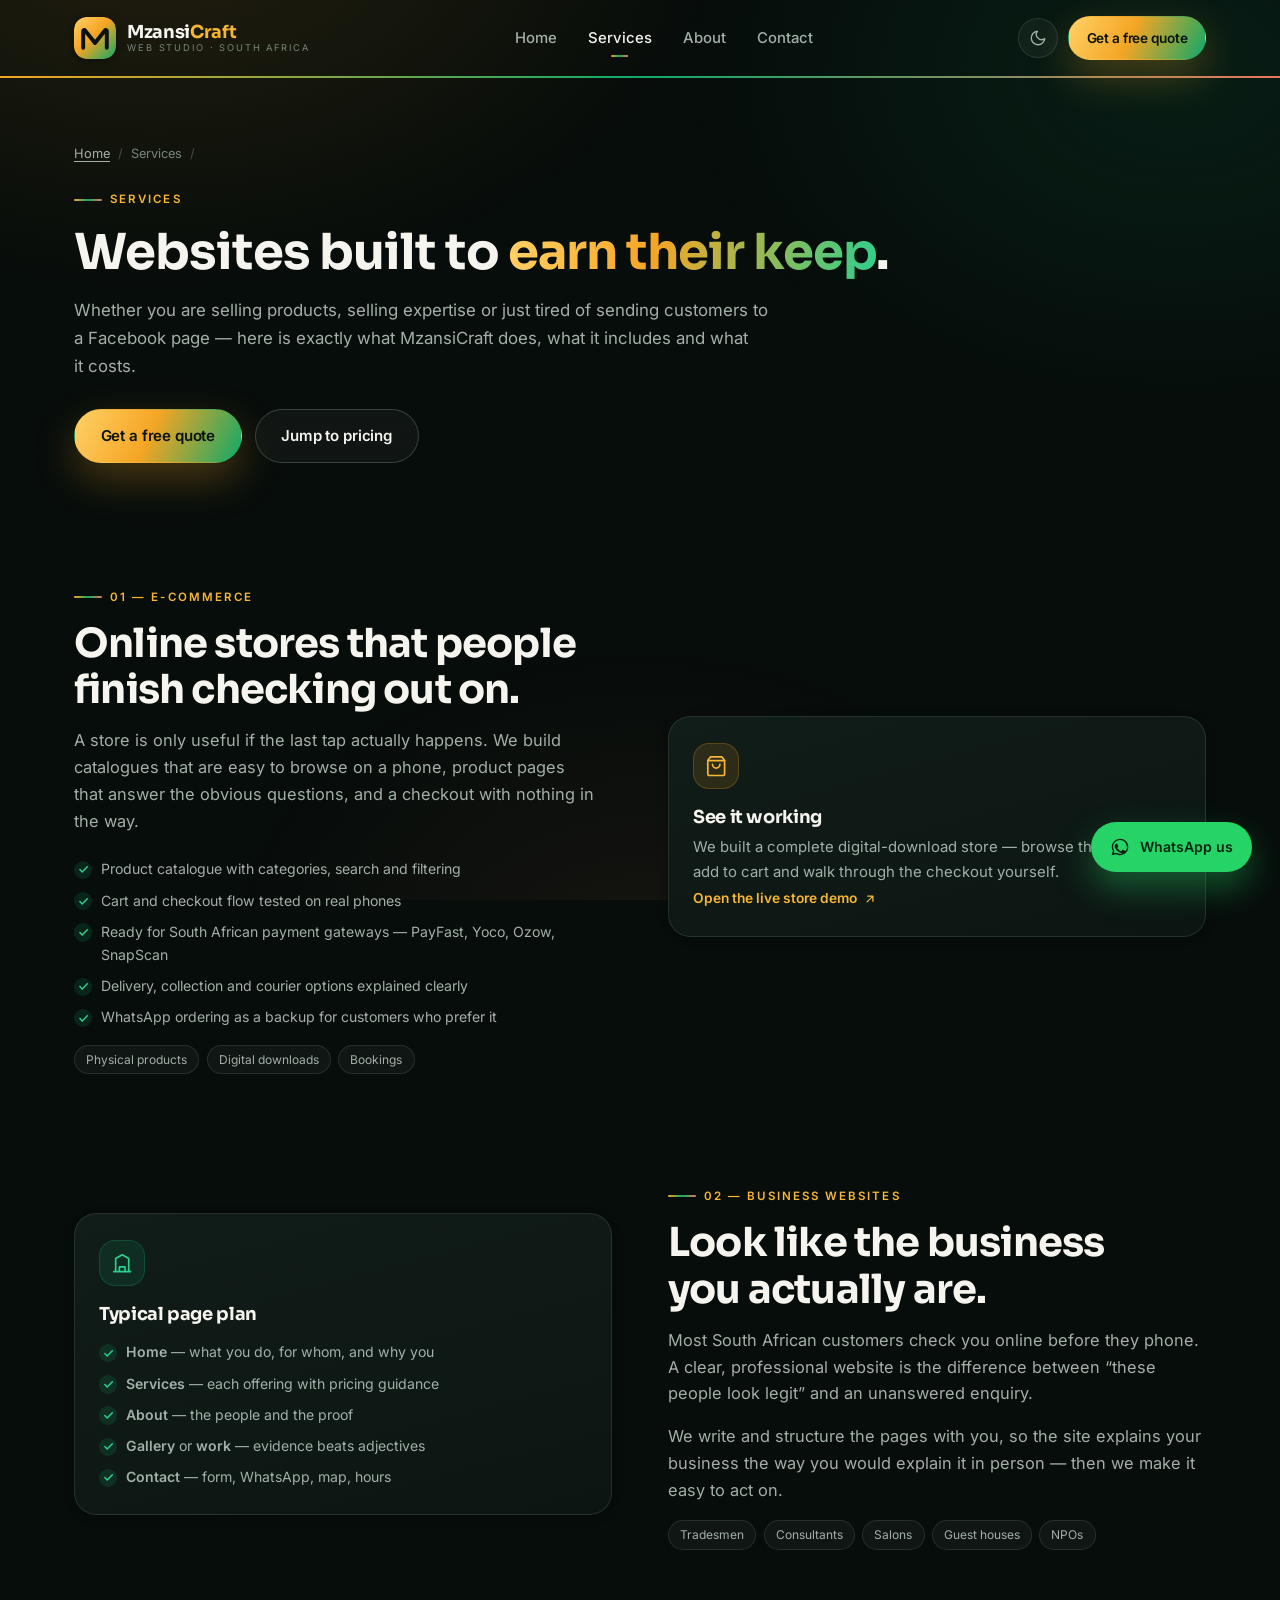
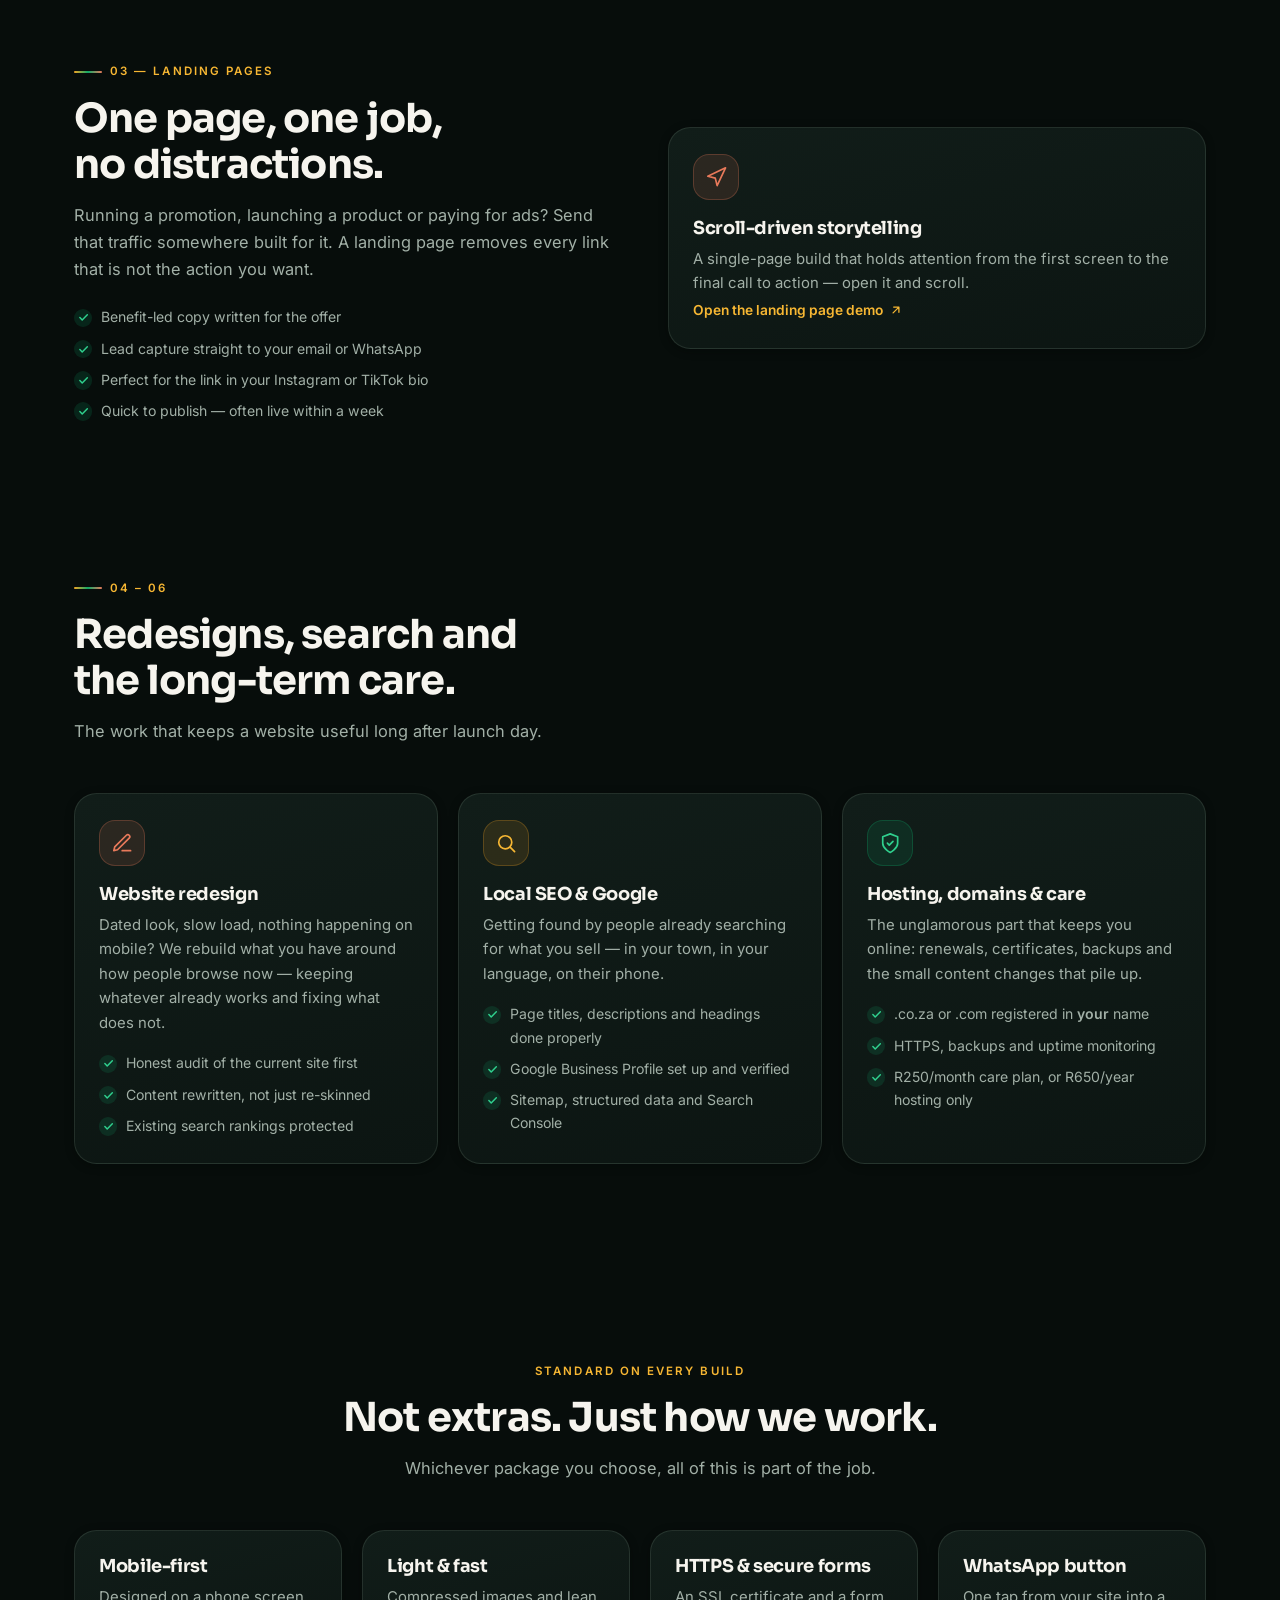
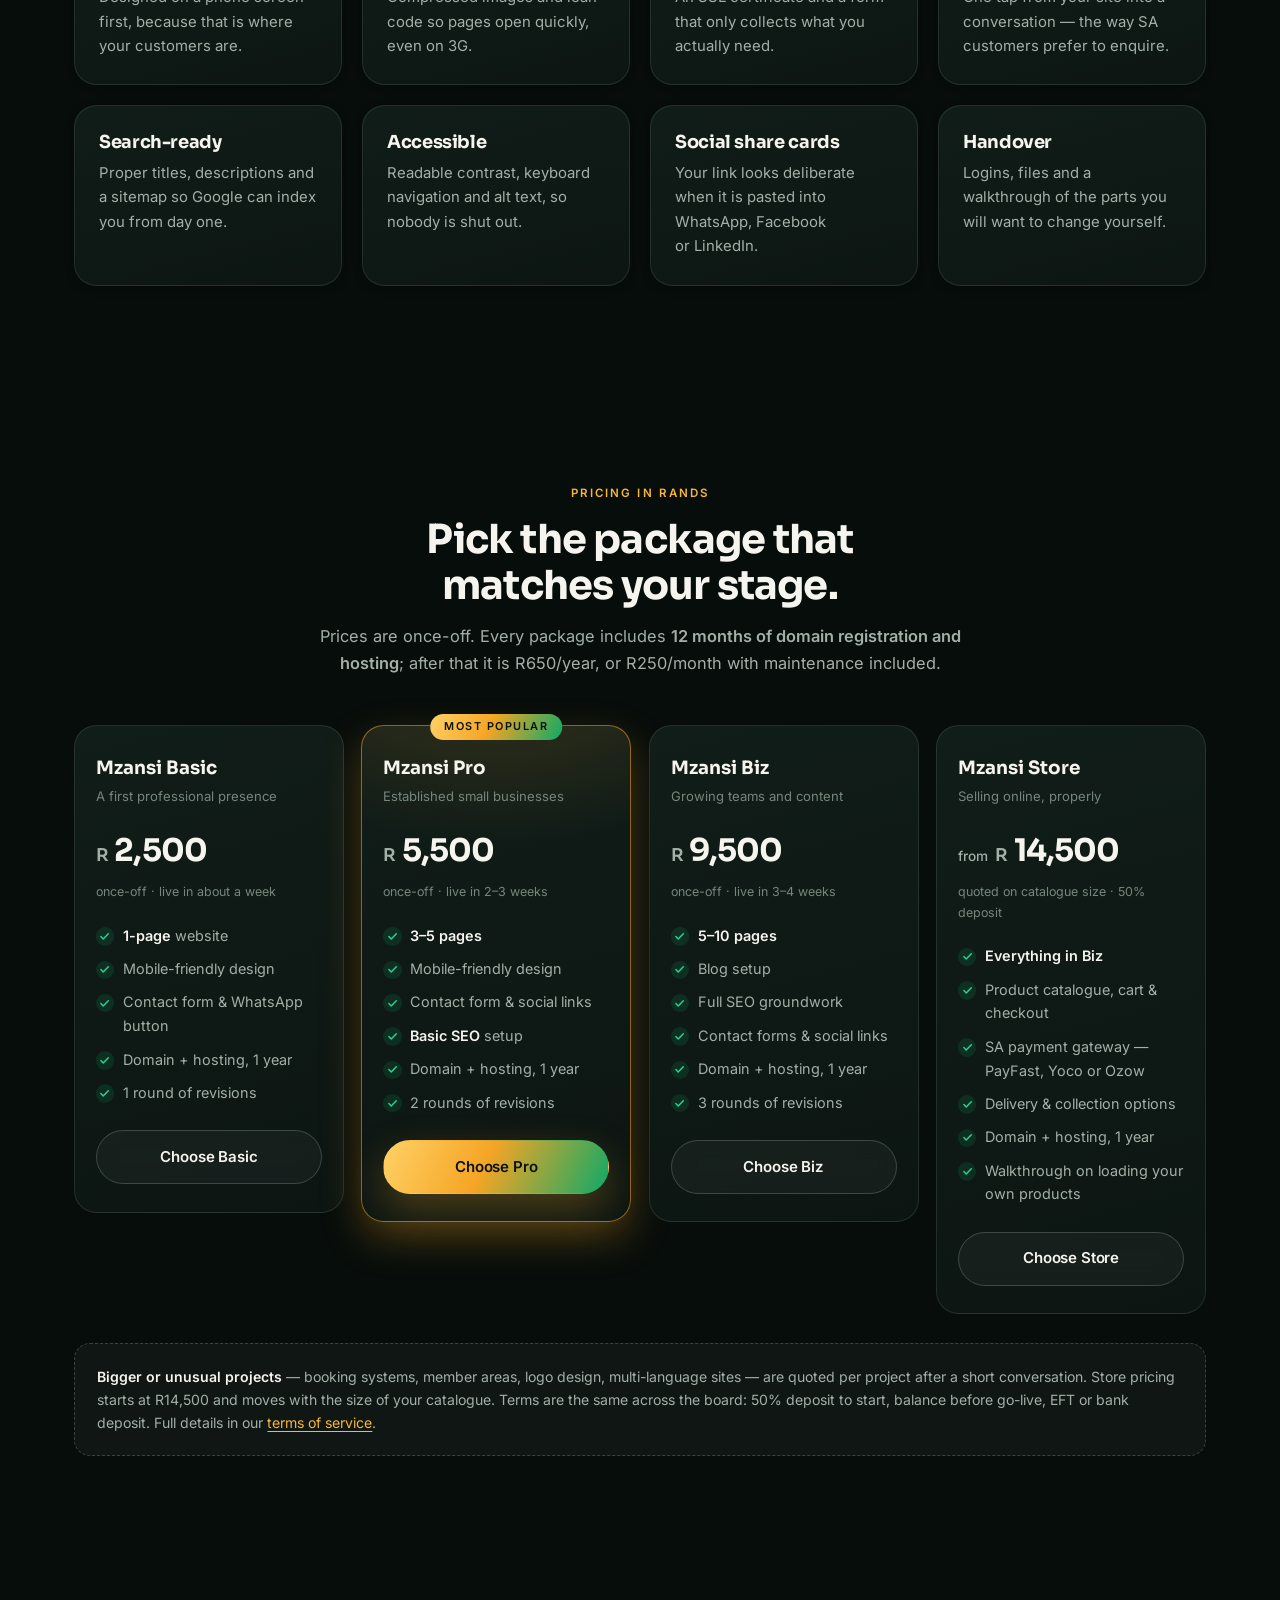
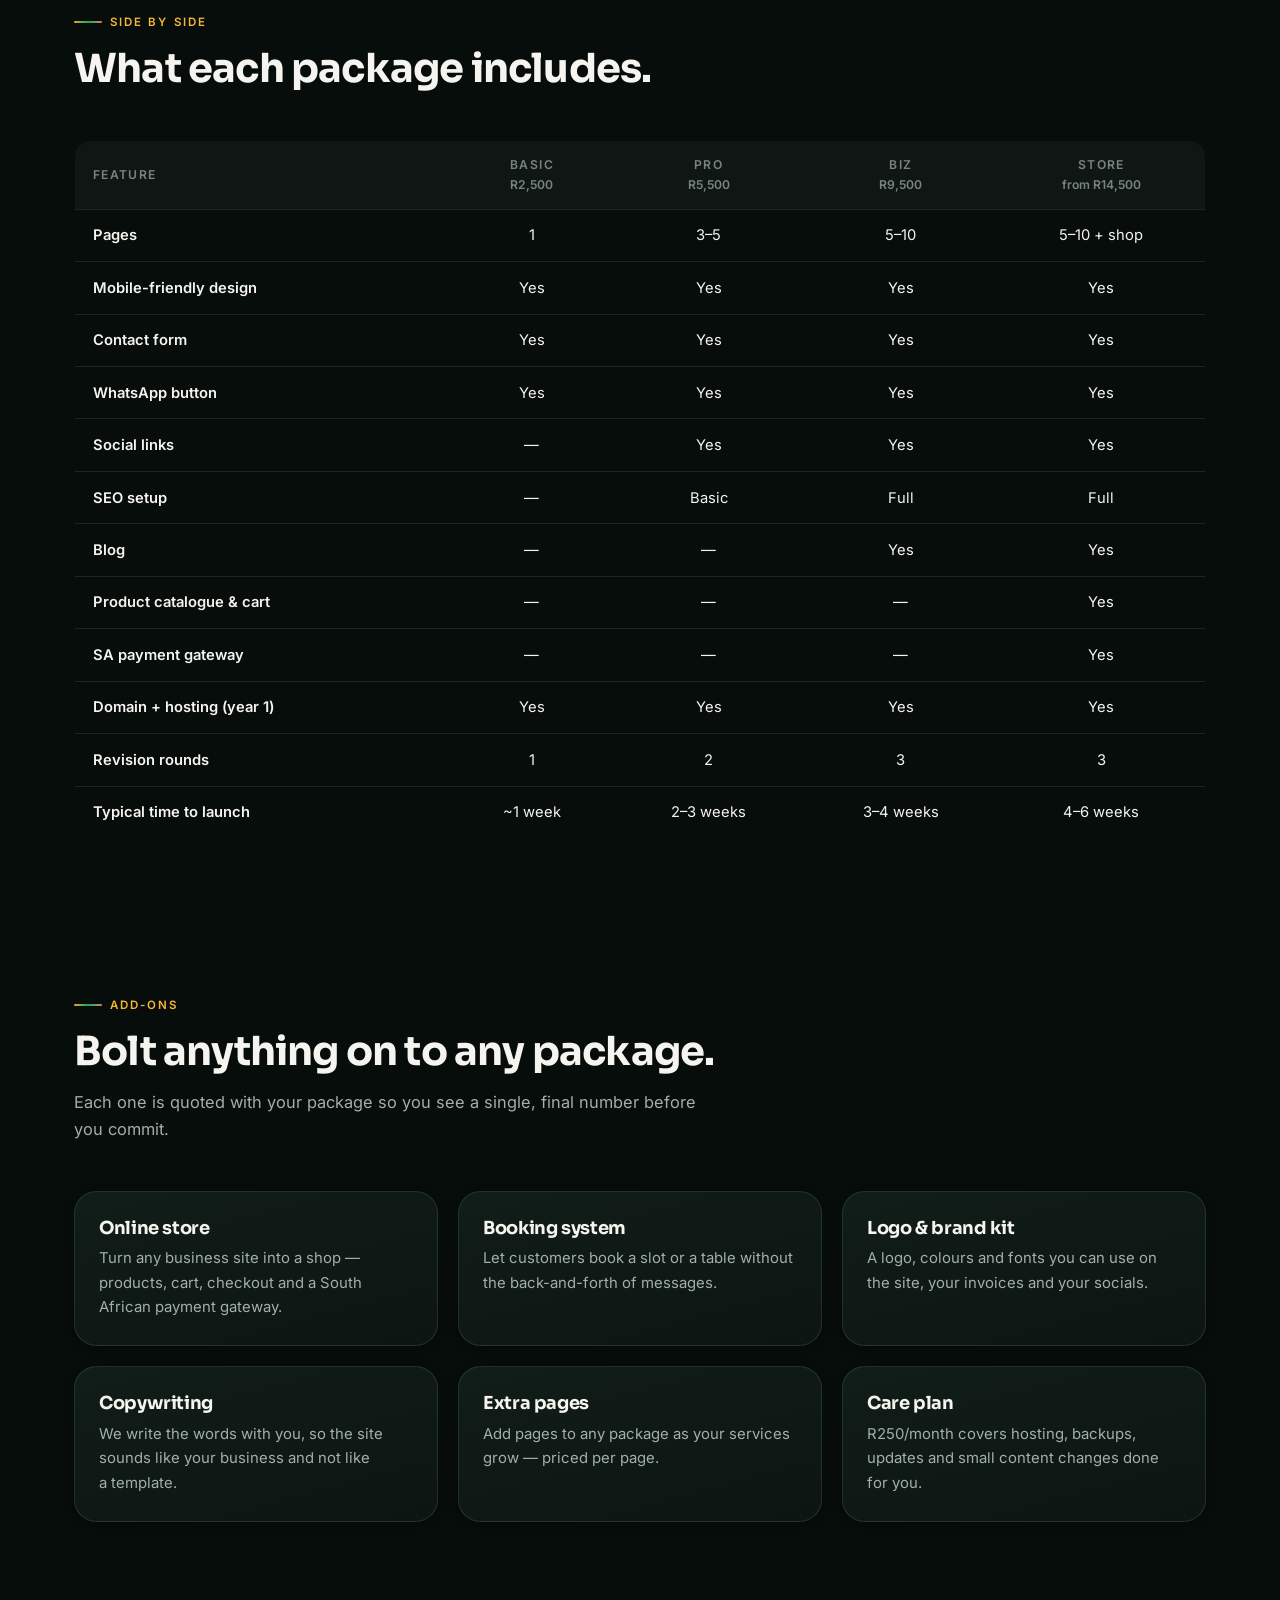
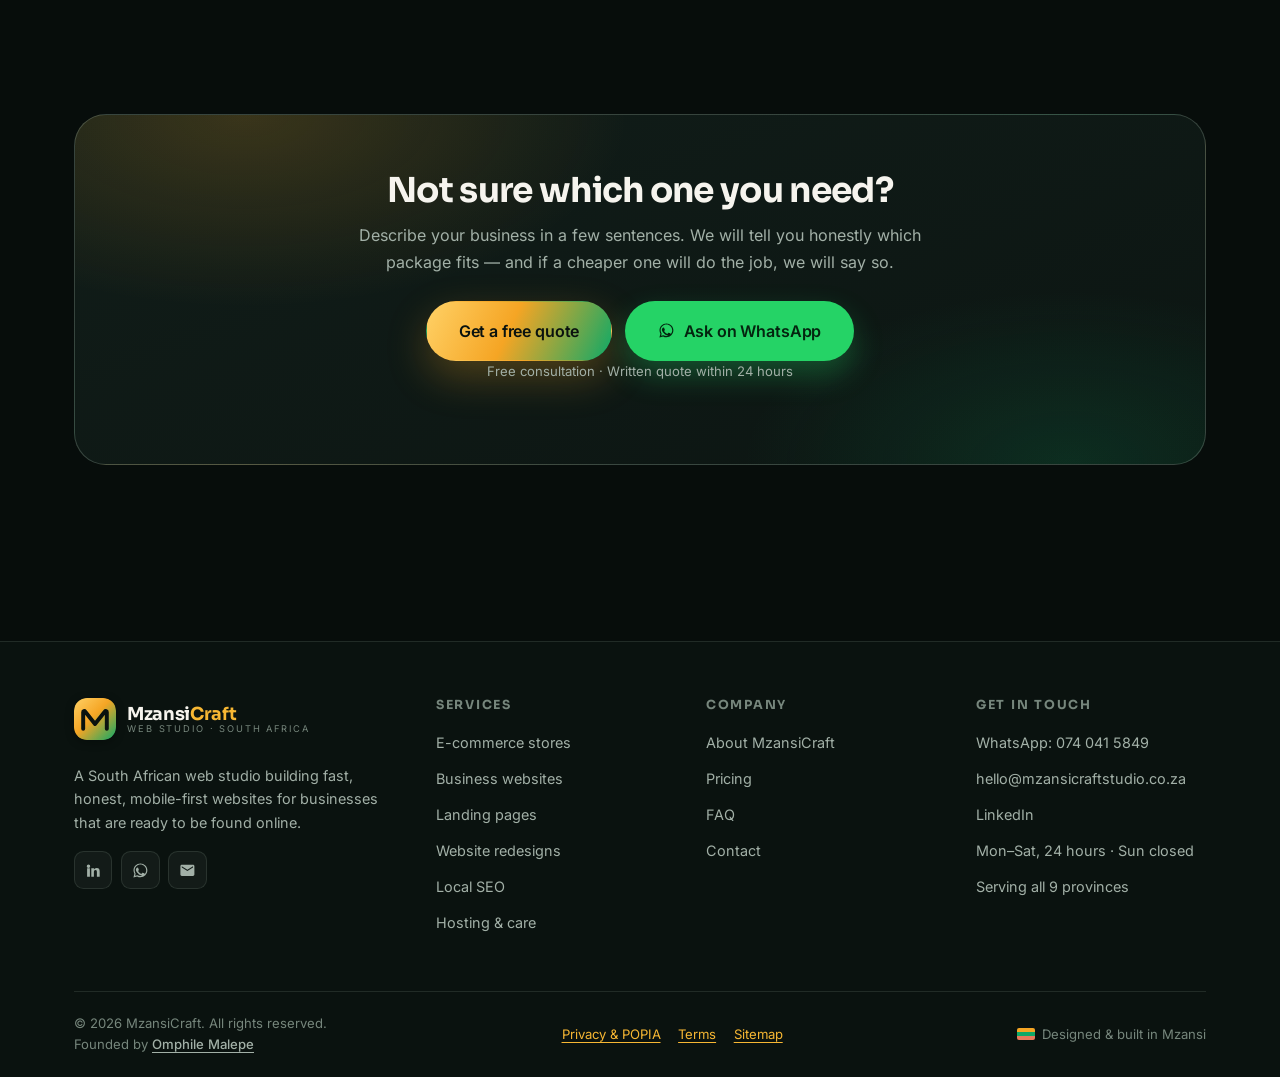
<file: services.html>
<!DOCTYPE html>
<html lang="en-ZA" data-theme="dark">
<head>
  <meta charset="UTF-8" />
  <meta name="viewport" content="width=device-width, initial-scale=1, viewport-fit=cover" />
  <title>Services &amp; Pricing | MzansiCraft Web Studio South Africa</title>
  <meta name="description" content="E-commerce stores, business websites, landing pages, redesigns, local SEO, hosting and maintenance — with clear Rand pricing from R2,500. Serving all nine SA provinces." />
  <link rel="canonical" href="https://www.mzansicraftstudio.co.za/services.html" />
  <meta name="theme-color" content="#070d0b" />
  <meta name="robots" content="index, follow" />

  <meta property="og:type" content="website" />
  <meta property="og:site_name" content="MzansiCraft" />
  <meta property="og:locale" content="en_ZA" />
  <meta property="og:title" content="Services &amp; Pricing | MzansiCraft" />
  <meta property="og:description" content="Websites, online stores and landing pages for South African businesses. Packages from R2,500, hosting and domain included." />
  <meta property="og:url" content="https://www.mzansicraftstudio.co.za/services.html" />
  <meta property="og:image" content="https://www.mzansicraftstudio.co.za/assets/og-image.png" />
  <meta name="twitter:card" content="summary_large_image" />

  <link rel="icon" href="assets/favicon.svg" type="image/svg+xml" />
  <link rel="icon" href="assets/favicon-32.png" sizes="32x32" />
  <link rel="apple-touch-icon" href="assets/apple-touch-icon.png" />
  <link rel="manifest" href="site.webmanifest" />

  <link rel="preload" href="assets/fonts/inter-latin-567244.woff2" as="font" type="font/woff2" crossorigin />
  <link rel="preload" href="assets/fonts/sora-latin-4fa0aa.woff2" as="font" type="font/woff2" crossorigin />
  <link rel="stylesheet" href="styles.css" />

  <script>
    (function () {
      try {
        var t = localStorage.getItem("mzansicraft-theme");
        if (t) document.documentElement.setAttribute("data-theme", t);
      } catch (e) {}
    })();
  </script>
  <script src="main.js" defer></script>
</head>

<body>
  <div class="progress" aria-hidden="true"></div>
  <a class="skip-link" href="#main">Skip to content</a>

  <header class="site-header">
    <div class="container nav">
      <a class="brand" href="index.html" aria-label="MzansiCraft home">
        <img class="brand-mark" src="assets/logo-mark.svg" alt="" width="42" height="42" />
        <span class="brand-text">
          <span class="brand-name">Mzansi<span>Craft</span></span>
          <span class="brand-tag">Web Studio &middot; South Africa</span>
        </span>
      </a>

      <nav class="nav-links" id="nav-links" aria-label="Main navigation">
        <a href="index.html">Home</a>
        <a href="services.html" class="active" aria-current="page">Services</a>
        <a href="about.html">About</a>
        <a href="contact.html">Contact</a>
        <a class="btn btn-primary btn-sm nav-cta" href="contact.html">Get a free quote</a>
      </nav>

      <div class="nav-actions">
        <button class="theme-toggle" type="button" aria-label="Switch to light theme">
          <svg class="icon-moon" viewBox="0 0 24 24" fill="none" stroke="currentColor" stroke-width="1.8" stroke-linecap="round" stroke-linejoin="round" aria-hidden="true"><path d="M21 12.79A9 9 0 1 1 11.21 3 7 7 0 0 0 21 12.79z"/></svg>
          <svg class="icon-sun" viewBox="0 0 24 24" fill="none" stroke="currentColor" stroke-width="1.8" stroke-linecap="round" stroke-linejoin="round" aria-hidden="true"><circle cx="12" cy="12" r="4"/><path d="M12 2v2M12 20v2M4.9 4.9l1.4 1.4M17.7 17.7l1.4 1.4M2 12h2M20 12h2M4.9 19.1l1.4-1.4M17.7 6.3l1.4-1.4"/></svg>
        </button>
        <a class="btn btn-primary btn-sm btn-quote" href="contact.html">Get a free quote</a>
        <button class="nav-toggle" type="button" aria-expanded="false" aria-controls="nav-links" aria-label="Open menu">
          <span></span><span></span><span></span>
        </button>
      </div>
    </div>
    <div class="header-rule" aria-hidden="true"></div>
  </header>

  <main id="main">
    <section class="container page-header">
      <nav class="breadcrumb" aria-label="Breadcrumb">
        <span><a href="index.html">Home</a></span>
        <span aria-current="page">Services</span>
      </nav>
      <span class="kicker">Services</span>
      <h1 class="page-title">Websites built to <span class="text-grad">earn their keep</span>.</h1>
      <p class="page-intro">
        Whether you are selling products, selling expertise or just tired of sending customers to a Facebook page
        &mdash; here is exactly what MzansiCraft does, what it includes and what it costs.
      </p>
      <div class="hero-cta" style="margin-top: 1.8rem;">
        <a class="btn btn-primary" href="contact.html">Get a free quote</a>
        <a class="btn btn-secondary" href="#packages">Jump to pricing</a>
      </div>
    </section>

    <!-- ================= SERVICE DETAIL ================= -->
    <section class="container section--tight" id="ecommerce">
      <div class="split">
        <div class="reveal">
          <span class="kicker">01 &mdash; E-commerce</span>
          <h2 class="section-title">Online stores that people finish checking out on.</h2>
          <p class="section-sub">
            A store is only useful if the last tap actually happens. We build catalogues that are easy to browse
            on a phone, product pages that answer the obvious questions, and a checkout with nothing in the way.
          </p>
          <ul class="feature-list" style="margin-top: 1.4rem;">
            <li><span class="tick" aria-hidden="true"><svg viewBox="0 0 24 24" fill="none" stroke="currentColor" stroke-width="3.2" stroke-linecap="round" stroke-linejoin="round"><path d="M20 6 9 17l-5-5"/></svg></span><span>Product catalogue with categories, search and filtering</span></li>
            <li><span class="tick" aria-hidden="true"><svg viewBox="0 0 24 24" fill="none" stroke="currentColor" stroke-width="3.2" stroke-linecap="round" stroke-linejoin="round"><path d="M20 6 9 17l-5-5"/></svg></span><span>Cart and checkout flow tested on real phones</span></li>
            <li><span class="tick" aria-hidden="true"><svg viewBox="0 0 24 24" fill="none" stroke="currentColor" stroke-width="3.2" stroke-linecap="round" stroke-linejoin="round"><path d="M20 6 9 17l-5-5"/></svg></span><span>Ready for South African payment gateways &mdash; PayFast, Yoco, Ozow, SnapScan</span></li>
            <li><span class="tick" aria-hidden="true"><svg viewBox="0 0 24 24" fill="none" stroke="currentColor" stroke-width="3.2" stroke-linecap="round" stroke-linejoin="round"><path d="M20 6 9 17l-5-5"/></svg></span><span>Delivery, collection and courier options explained clearly</span></li>
            <li><span class="tick" aria-hidden="true"><svg viewBox="0 0 24 24" fill="none" stroke="currentColor" stroke-width="3.2" stroke-linecap="round" stroke-linejoin="round"><path d="M20 6 9 17l-5-5"/></svg></span><span>WhatsApp ordering as a backup for customers who prefer it</span></li>
          </ul>
          <div class="chip-row">
            <span class="chip">Physical products</span>
            <span class="chip">Digital downloads</span>
            <span class="chip">Bookings</span>
          </div>
        </div>

        <aside class="card reveal" data-delay="1">
          <div class="card-icon" aria-hidden="true">
            <svg viewBox="0 0 24 24" fill="none" stroke="currentColor" stroke-width="1.8" stroke-linecap="round" stroke-linejoin="round"><path d="M6 2 3 6v14a2 2 0 0 0 2 2h14a2 2 0 0 0 2-2V6l-3-4z"/><path d="M3 6h18M16 10a4 4 0 0 1-8 0"/></svg>
          </div>
          <h3>See it working</h3>
          <p>
            We built a complete digital-download store &mdash; browse the catalogue, add to cart and walk through
            the checkout yourself.
          </p>
          <a class="card-link" href="https://bucolic-dusk-3e447d-e-commerce-demo.netlify.app/" target="_blank" rel="noopener">
            Open the live store demo
            <svg viewBox="0 0 24 24" fill="none" stroke="currentColor" stroke-width="2.2" stroke-linecap="round" stroke-linejoin="round" aria-hidden="true" width="14" height="14"><path d="M7 17 17 7M8 7h9v9"/></svg>
          </a>
        </aside>
      </div>
    </section>

    <section class="container section--tight" id="business">
      <div class="split">
        <aside class="card reveal">
          <div class="card-icon card-icon--green" aria-hidden="true">
            <svg viewBox="0 0 24 24" fill="none" stroke="currentColor" stroke-width="1.8" stroke-linecap="round" stroke-linejoin="round"><path d="M3 21h18M5 21V7l7-4 7 4v14M9 21v-5h6v5"/></svg>
          </div>
          <h3>Typical page plan</h3>
          <ul class="feature-list">
            <li><span class="tick" aria-hidden="true"><svg viewBox="0 0 24 24" fill="none" stroke="currentColor" stroke-width="3.2" stroke-linecap="round" stroke-linejoin="round"><path d="M20 6 9 17l-5-5"/></svg></span><span><strong>Home</strong> &mdash; what you do, for whom, and why you</span></li>
            <li><span class="tick" aria-hidden="true"><svg viewBox="0 0 24 24" fill="none" stroke="currentColor" stroke-width="3.2" stroke-linecap="round" stroke-linejoin="round"><path d="M20 6 9 17l-5-5"/></svg></span><span><strong>Services</strong> &mdash; each offering with pricing guidance</span></li>
            <li><span class="tick" aria-hidden="true"><svg viewBox="0 0 24 24" fill="none" stroke="currentColor" stroke-width="3.2" stroke-linecap="round" stroke-linejoin="round"><path d="M20 6 9 17l-5-5"/></svg></span><span><strong>About</strong> &mdash; the people and the proof</span></li>
            <li><span class="tick" aria-hidden="true"><svg viewBox="0 0 24 24" fill="none" stroke="currentColor" stroke-width="3.2" stroke-linecap="round" stroke-linejoin="round"><path d="M20 6 9 17l-5-5"/></svg></span><span><strong>Gallery</strong> or <strong>work</strong> &mdash; evidence beats adjectives</span></li>
            <li><span class="tick" aria-hidden="true"><svg viewBox="0 0 24 24" fill="none" stroke="currentColor" stroke-width="3.2" stroke-linecap="round" stroke-linejoin="round"><path d="M20 6 9 17l-5-5"/></svg></span><span><strong>Contact</strong> &mdash; form, WhatsApp, map, hours</span></li>
          </ul>
        </aside>

        <div class="reveal" data-delay="1">
          <span class="kicker">02 &mdash; Business websites</span>
          <h2 class="section-title">Look like the business you actually are.</h2>
          <p class="section-sub">
            Most South African customers check you online before they phone. A clear, professional website is the
            difference between &ldquo;these people look legit&rdquo; and an unanswered enquiry.
          </p>
          <p class="section-sub" style="margin-top: 1rem;">
            We write and structure the pages with you, so the site explains your business the way you would explain
            it in person &mdash; then we make it easy to act on.
          </p>
          <div class="chip-row">
            <span class="chip">Tradesmen</span>
            <span class="chip">Consultants</span>
            <span class="chip">Salons</span>
            <span class="chip">Guest houses</span>
            <span class="chip">NPOs</span>
          </div>
        </div>
      </div>
    </section>

    <section class="container section--tight" id="landing">
      <div class="split">
        <div class="reveal">
          <span class="kicker">03 &mdash; Landing pages</span>
          <h2 class="section-title">One page, one job, no distractions.</h2>
          <p class="section-sub">
            Running a promotion, launching a product or paying for ads? Send that traffic somewhere built for it.
            A landing page removes every link that is not the action you want.
          </p>
          <ul class="feature-list" style="margin-top: 1.4rem;">
            <li><span class="tick" aria-hidden="true"><svg viewBox="0 0 24 24" fill="none" stroke="currentColor" stroke-width="3.2" stroke-linecap="round" stroke-linejoin="round"><path d="M20 6 9 17l-5-5"/></svg></span><span>Benefit-led copy written for the offer</span></li>
            <li><span class="tick" aria-hidden="true"><svg viewBox="0 0 24 24" fill="none" stroke="currentColor" stroke-width="3.2" stroke-linecap="round" stroke-linejoin="round"><path d="M20 6 9 17l-5-5"/></svg></span><span>Lead capture straight to your email or WhatsApp</span></li>
            <li><span class="tick" aria-hidden="true"><svg viewBox="0 0 24 24" fill="none" stroke="currentColor" stroke-width="3.2" stroke-linecap="round" stroke-linejoin="round"><path d="M20 6 9 17l-5-5"/></svg></span><span>Perfect for the link in your Instagram or TikTok bio</span></li>
            <li><span class="tick" aria-hidden="true"><svg viewBox="0 0 24 24" fill="none" stroke="currentColor" stroke-width="3.2" stroke-linecap="round" stroke-linejoin="round"><path d="M20 6 9 17l-5-5"/></svg></span><span>Quick to publish &mdash; often live within a week</span></li>
          </ul>
        </div>

        <aside class="card reveal" data-delay="1">
          <div class="card-icon card-icon--clay" aria-hidden="true">
            <svg viewBox="0 0 24 24" fill="none" stroke="currentColor" stroke-width="1.8" stroke-linecap="round" stroke-linejoin="round"><path d="M3 11l19-9-9 19-2-8z"/></svg>
          </div>
          <h3>Scroll-driven storytelling</h3>
          <p>
            A single-page build that holds attention from the first screen to the final call to action &mdash;
            open it and scroll.
          </p>
          <a class="card-link" href="https://volkswagen-history.netlify.app/" target="_blank" rel="noopener">
            Open the landing page demo
            <svg viewBox="0 0 24 24" fill="none" stroke="currentColor" stroke-width="2.2" stroke-linecap="round" stroke-linejoin="round" aria-hidden="true" width="14" height="14"><path d="M7 17 17 7M8 7h9v9"/></svg>
          </a>
        </aside>
      </div>
    </section>

    <section class="container section" id="more-services">
      <div class="section-head reveal">
        <span class="kicker">04 &ndash; 06</span>
        <h2 class="section-title">Redesigns, search and the long-term care.</h2>
        <p class="section-sub">The work that keeps a website useful long after launch day.</p>
      </div>

      <div class="grid grid-3">
        <article class="card reveal" id="redesign">
          <div class="card-icon card-icon--clay" aria-hidden="true">
            <svg viewBox="0 0 24 24" fill="none" stroke="currentColor" stroke-width="1.8" stroke-linecap="round" stroke-linejoin="round"><path d="M12 20h9M16.5 3.5a2.1 2.1 0 0 1 3 3L7 19l-4 1 1-4z"/></svg>
          </div>
          <h3>Website redesign</h3>
          <p>
            Dated look, slow load, nothing happening on mobile? We rebuild what you have around how people browse
            now &mdash; keeping whatever already works and fixing what does not.
          </p>
          <ul class="feature-list">
            <li><span class="tick" aria-hidden="true"><svg viewBox="0 0 24 24" fill="none" stroke="currentColor" stroke-width="3.2" stroke-linecap="round" stroke-linejoin="round"><path d="M20 6 9 17l-5-5"/></svg></span><span>Honest audit of the current site first</span></li>
            <li><span class="tick" aria-hidden="true"><svg viewBox="0 0 24 24" fill="none" stroke="currentColor" stroke-width="3.2" stroke-linecap="round" stroke-linejoin="round"><path d="M20 6 9 17l-5-5"/></svg></span><span>Content rewritten, not just re-skinned</span></li>
            <li><span class="tick" aria-hidden="true"><svg viewBox="0 0 24 24" fill="none" stroke="currentColor" stroke-width="3.2" stroke-linecap="round" stroke-linejoin="round"><path d="M20 6 9 17l-5-5"/></svg></span><span>Existing search rankings protected</span></li>
          </ul>
        </article>

        <article class="card reveal" data-delay="1" id="seo">
          <div class="card-icon" aria-hidden="true">
            <svg viewBox="0 0 24 24" fill="none" stroke="currentColor" stroke-width="1.8" stroke-linecap="round" stroke-linejoin="round"><circle cx="11" cy="11" r="7"/><path d="m21 21-4.3-4.3"/></svg>
          </div>
          <h3>Local SEO &amp; Google</h3>
          <p>
            Getting found by people already searching for what you sell &mdash; in your town, in your language, on
            their phone.
          </p>
          <ul class="feature-list">
            <li><span class="tick" aria-hidden="true"><svg viewBox="0 0 24 24" fill="none" stroke="currentColor" stroke-width="3.2" stroke-linecap="round" stroke-linejoin="round"><path d="M20 6 9 17l-5-5"/></svg></span><span>Page titles, descriptions and headings done properly</span></li>
            <li><span class="tick" aria-hidden="true"><svg viewBox="0 0 24 24" fill="none" stroke="currentColor" stroke-width="3.2" stroke-linecap="round" stroke-linejoin="round"><path d="M20 6 9 17l-5-5"/></svg></span><span>Google Business Profile set up and verified</span></li>
            <li><span class="tick" aria-hidden="true"><svg viewBox="0 0 24 24" fill="none" stroke="currentColor" stroke-width="3.2" stroke-linecap="round" stroke-linejoin="round"><path d="M20 6 9 17l-5-5"/></svg></span><span>Sitemap, structured data and Search Console</span></li>
          </ul>
        </article>

        <article class="card reveal" data-delay="2" id="care">
          <div class="card-icon card-icon--green" aria-hidden="true">
            <svg viewBox="0 0 24 24" fill="none" stroke="currentColor" stroke-width="1.8" stroke-linecap="round" stroke-linejoin="round"><path d="M12 22s8-4 8-10V5l-8-3-8 3v7c0 6 8 10 8 10z"/><path d="m9 12 2 2 4-4"/></svg>
          </div>
          <h3>Hosting, domains &amp; care</h3>
          <p>
            The unglamorous part that keeps you online: renewals, certificates, backups and the small content
            changes that pile up.
          </p>
          <ul class="feature-list">
            <li><span class="tick" aria-hidden="true"><svg viewBox="0 0 24 24" fill="none" stroke="currentColor" stroke-width="3.2" stroke-linecap="round" stroke-linejoin="round"><path d="M20 6 9 17l-5-5"/></svg></span><span>.co.za or .com registered in <strong>your</strong> name</span></li>
            <li><span class="tick" aria-hidden="true"><svg viewBox="0 0 24 24" fill="none" stroke="currentColor" stroke-width="3.2" stroke-linecap="round" stroke-linejoin="round"><path d="M20 6 9 17l-5-5"/></svg></span><span>HTTPS, backups and uptime monitoring</span></li>
            <li><span class="tick" aria-hidden="true"><svg viewBox="0 0 24 24" fill="none" stroke="currentColor" stroke-width="3.2" stroke-linecap="round" stroke-linejoin="round"><path d="M20 6 9 17l-5-5"/></svg></span><span>R250/month care plan, or R650/year hosting only</span></li>
          </ul>
        </article>
      </div>
    </section>

    <!-- ================= INCLUDED IN EVERY BUILD ================= -->
    <section class="container section">
      <div class="section-head section-head--center reveal">
        <span class="kicker">Standard on every build</span>
        <h2 class="section-title">Not extras. Just how we work.</h2>
        <p class="section-sub">Whichever package you choose, all of this is part of the job.</p>
      </div>

      <div class="grid grid-4">
        <article class="card reveal">
          <h3>Mobile-first</h3>
          <p>Designed on a phone screen first, because that is where your customers are.</p>
        </article>
        <article class="card reveal" data-delay="1">
          <h3>Light &amp; fast</h3>
          <p>Compressed images and lean code so pages open quickly, even on 3G.</p>
        </article>
        <article class="card reveal" data-delay="2">
          <h3>HTTPS &amp; secure forms</h3>
          <p>An SSL certificate and a form that only collects what you actually need.</p>
        </article>
        <article class="card reveal" data-delay="3">
          <h3>WhatsApp button</h3>
          <p>One tap from your site into a conversation &mdash; the way SA customers prefer to enquire.</p>
        </article>
        <article class="card reveal">
          <h3>Search-ready</h3>
          <p>Proper titles, descriptions and a sitemap so Google can index you from day one.</p>
        </article>
        <article class="card reveal" data-delay="1">
          <h3>Accessible</h3>
          <p>Readable contrast, keyboard navigation and alt text, so nobody is shut out.</p>
        </article>
        <article class="card reveal" data-delay="2">
          <h3>Social share cards</h3>
          <p>Your link looks deliberate when it is pasted into WhatsApp, Facebook or LinkedIn.</p>
        </article>
        <article class="card reveal" data-delay="3">
          <h3>Handover</h3>
          <p>Logins, files and a walkthrough of the parts you will want to change yourself.</p>
        </article>
      </div>
    </section>

    <!-- ================= PACKAGES ================= -->
    <section class="container section" id="packages">
      <div class="section-head section-head--center reveal">
        <span class="kicker">Pricing in Rands</span>
        <h2 class="section-title">Pick the package that matches your stage.</h2>
        <p class="section-sub">
          Prices are once-off. Every package includes <strong>12 months of domain registration and hosting</strong>;
          after that it is R650/year, or R250/month with maintenance included.
        </p>
      </div>

      <div class="pricing-grid pricing-grid--4">
        <article class="price-card reveal">
          <div class="price-name">Mzansi Basic</div>
          <div class="price-for">A first professional presence</div>
          <div class="price-amount"><span class="cur">R</span><span class="amount">2,500</span></div>
          <div class="price-terms">once-off &middot; live in about a week</div>
          <ul class="price-features">
            <li><span class="tick" aria-hidden="true"><svg viewBox="0 0 24 24" fill="none" stroke="currentColor" stroke-width="3.2" stroke-linecap="round" stroke-linejoin="round"><path d="M20 6 9 17l-5-5"/></svg></span><span><strong>1-page</strong> website</span></li>
            <li><span class="tick" aria-hidden="true"><svg viewBox="0 0 24 24" fill="none" stroke="currentColor" stroke-width="3.2" stroke-linecap="round" stroke-linejoin="round"><path d="M20 6 9 17l-5-5"/></svg></span><span>Mobile-friendly design</span></li>
            <li><span class="tick" aria-hidden="true"><svg viewBox="0 0 24 24" fill="none" stroke="currentColor" stroke-width="3.2" stroke-linecap="round" stroke-linejoin="round"><path d="M20 6 9 17l-5-5"/></svg></span><span>Contact form &amp; WhatsApp button</span></li>
            <li><span class="tick" aria-hidden="true"><svg viewBox="0 0 24 24" fill="none" stroke="currentColor" stroke-width="3.2" stroke-linecap="round" stroke-linejoin="round"><path d="M20 6 9 17l-5-5"/></svg></span><span>Domain + hosting, 1 year</span></li>
            <li><span class="tick" aria-hidden="true"><svg viewBox="0 0 24 24" fill="none" stroke="currentColor" stroke-width="3.2" stroke-linecap="round" stroke-linejoin="round"><path d="M20 6 9 17l-5-5"/></svg></span><span>1 round of revisions</span></li>
          </ul>
          <a class="btn btn-secondary btn-block" href="contact.html?package=basic">Choose Basic</a>
        </article>

        <article class="price-card price-card--featured reveal" data-delay="1">
          <span class="price-flag">Most popular</span>
          <div class="price-name">Mzansi Pro</div>
          <div class="price-for">Established small businesses</div>
          <div class="price-amount"><span class="cur">R</span><span class="amount">5,500</span></div>
          <div class="price-terms">once-off &middot; live in 2&ndash;3 weeks</div>
          <ul class="price-features">
            <li><span class="tick" aria-hidden="true"><svg viewBox="0 0 24 24" fill="none" stroke="currentColor" stroke-width="3.2" stroke-linecap="round" stroke-linejoin="round"><path d="M20 6 9 17l-5-5"/></svg></span><span><strong>3&ndash;5 pages</strong></span></li>
            <li><span class="tick" aria-hidden="true"><svg viewBox="0 0 24 24" fill="none" stroke="currentColor" stroke-width="3.2" stroke-linecap="round" stroke-linejoin="round"><path d="M20 6 9 17l-5-5"/></svg></span><span>Mobile-friendly design</span></li>
            <li><span class="tick" aria-hidden="true"><svg viewBox="0 0 24 24" fill="none" stroke="currentColor" stroke-width="3.2" stroke-linecap="round" stroke-linejoin="round"><path d="M20 6 9 17l-5-5"/></svg></span><span>Contact form &amp; social links</span></li>
            <li><span class="tick" aria-hidden="true"><svg viewBox="0 0 24 24" fill="none" stroke="currentColor" stroke-width="3.2" stroke-linecap="round" stroke-linejoin="round"><path d="M20 6 9 17l-5-5"/></svg></span><span><strong>Basic SEO</strong> setup</span></li>
            <li><span class="tick" aria-hidden="true"><svg viewBox="0 0 24 24" fill="none" stroke="currentColor" stroke-width="3.2" stroke-linecap="round" stroke-linejoin="round"><path d="M20 6 9 17l-5-5"/></svg></span><span>Domain + hosting, 1 year</span></li>
            <li><span class="tick" aria-hidden="true"><svg viewBox="0 0 24 24" fill="none" stroke="currentColor" stroke-width="3.2" stroke-linecap="round" stroke-linejoin="round"><path d="M20 6 9 17l-5-5"/></svg></span><span>2 rounds of revisions</span></li>
          </ul>
          <a class="btn btn-primary btn-block" href="contact.html?package=pro">Choose Pro</a>
        </article>

        <article class="price-card reveal" data-delay="2">
          <div class="price-name">Mzansi Biz</div>
          <div class="price-for">Growing teams and content</div>
          <div class="price-amount"><span class="cur">R</span><span class="amount">9,500</span></div>
          <div class="price-terms">once-off &middot; live in 3&ndash;4 weeks</div>
          <ul class="price-features">
            <li><span class="tick" aria-hidden="true"><svg viewBox="0 0 24 24" fill="none" stroke="currentColor" stroke-width="3.2" stroke-linecap="round" stroke-linejoin="round"><path d="M20 6 9 17l-5-5"/></svg></span><span><strong>5&ndash;10 pages</strong></span></li>
            <li><span class="tick" aria-hidden="true"><svg viewBox="0 0 24 24" fill="none" stroke="currentColor" stroke-width="3.2" stroke-linecap="round" stroke-linejoin="round"><path d="M20 6 9 17l-5-5"/></svg></span><span>Blog setup</span></li>
            <li><span class="tick" aria-hidden="true"><svg viewBox="0 0 24 24" fill="none" stroke="currentColor" stroke-width="3.2" stroke-linecap="round" stroke-linejoin="round"><path d="M20 6 9 17l-5-5"/></svg></span><span>Full SEO groundwork</span></li>
            <li><span class="tick" aria-hidden="true"><svg viewBox="0 0 24 24" fill="none" stroke="currentColor" stroke-width="3.2" stroke-linecap="round" stroke-linejoin="round"><path d="M20 6 9 17l-5-5"/></svg></span><span>Contact forms &amp; social links</span></li>
            <li><span class="tick" aria-hidden="true"><svg viewBox="0 0 24 24" fill="none" stroke="currentColor" stroke-width="3.2" stroke-linecap="round" stroke-linejoin="round"><path d="M20 6 9 17l-5-5"/></svg></span><span>Domain + hosting, 1 year</span></li>
            <li><span class="tick" aria-hidden="true"><svg viewBox="0 0 24 24" fill="none" stroke="currentColor" stroke-width="3.2" stroke-linecap="round" stroke-linejoin="round"><path d="M20 6 9 17l-5-5"/></svg></span><span>3 rounds of revisions</span></li>
          </ul>
          <a class="btn btn-secondary btn-block" href="contact.html?package=biz">Choose Biz</a>
        </article>

        <article class="price-card reveal" data-delay="3">
          <div class="price-name">Mzansi Store</div>
          <div class="price-for">Selling online, properly</div>
          <div class="price-amount"><span class="price-from">from</span><span class="cur">R</span><span class="amount">14,500</span></div>
          <div class="price-terms">quoted on catalogue size &middot; 50% deposit</div>
          <ul class="price-features">
            <li><span class="tick" aria-hidden="true"><svg viewBox="0 0 24 24" fill="none" stroke="currentColor" stroke-width="3.2" stroke-linecap="round" stroke-linejoin="round"><path d="M20 6 9 17l-5-5"/></svg></span><span><strong>Everything in Biz</strong></span></li>
            <li><span class="tick" aria-hidden="true"><svg viewBox="0 0 24 24" fill="none" stroke="currentColor" stroke-width="3.2" stroke-linecap="round" stroke-linejoin="round"><path d="M20 6 9 17l-5-5"/></svg></span><span>Product catalogue, cart &amp; checkout</span></li>
            <li><span class="tick" aria-hidden="true"><svg viewBox="0 0 24 24" fill="none" stroke="currentColor" stroke-width="3.2" stroke-linecap="round" stroke-linejoin="round"><path d="M20 6 9 17l-5-5"/></svg></span><span>SA payment gateway &mdash; PayFast, Yoco or Ozow</span></li>
            <li><span class="tick" aria-hidden="true"><svg viewBox="0 0 24 24" fill="none" stroke="currentColor" stroke-width="3.2" stroke-linecap="round" stroke-linejoin="round"><path d="M20 6 9 17l-5-5"/></svg></span><span>Delivery &amp; collection options</span></li>
            <li><span class="tick" aria-hidden="true"><svg viewBox="0 0 24 24" fill="none" stroke="currentColor" stroke-width="3.2" stroke-linecap="round" stroke-linejoin="round"><path d="M20 6 9 17l-5-5"/></svg></span><span>Domain + hosting, 1 year</span></li>
            <li><span class="tick" aria-hidden="true"><svg viewBox="0 0 24 24" fill="none" stroke="currentColor" stroke-width="3.2" stroke-linecap="round" stroke-linejoin="round"><path d="M20 6 9 17l-5-5"/></svg></span><span>Walkthrough on loading your own products</span></li>
          </ul>
          <a class="btn btn-secondary btn-block" href="contact.html?package=store">Choose Store</a>
        </article>
      </div>

      <div class="price-note reveal">
        <strong>Bigger or unusual projects</strong> &mdash; booking systems, member areas, logo design,
        multi-language sites &mdash; are quoted per project after a short conversation. Store pricing starts at
        R14,500 and moves with the size of your catalogue. Terms are the same across the board: 50% deposit to
        start, balance before go-live, EFT or bank deposit. Full details in our
        <a href="terms.html">terms of service</a>.
      </div>
    </section>

    <!-- ================= COMPARE ================= -->
    <section class="container section--tight">
      <div class="section-head reveal">
        <span class="kicker">Side by side</span>
        <h2 class="section-title">What each package includes.</h2>
      </div>

      <div class="table-scroll reveal">
        <table class="addon-table compare">
          <caption class="sr-only">Comparison of the Mzansi Basic, Pro, Biz and Store website packages</caption>
          <thead>
            <tr>
              <th scope="col">Feature</th>
              <th scope="col">Basic<br /><span style="text-transform:none;letter-spacing:0">R2,500</span></th>
              <th scope="col">Pro<br /><span style="text-transform:none;letter-spacing:0">R5,500</span></th>
              <th scope="col">Biz<br /><span style="text-transform:none;letter-spacing:0">R9,500</span></th>
              <th scope="col">Store<br /><span style="text-transform:none;letter-spacing:0">from R14,500</span></th>
            </tr>
          </thead>
          <tbody>
            <tr><th scope="row">Pages</th><td>1</td><td>3&ndash;5</td><td>5&ndash;10</td><td>5&ndash;10 + shop</td></tr>
            <tr><th scope="row">Mobile-friendly design</th><td>Yes</td><td>Yes</td><td>Yes</td><td>Yes</td></tr>
            <tr><th scope="row">Contact form</th><td>Yes</td><td>Yes</td><td>Yes</td><td>Yes</td></tr>
            <tr><th scope="row">WhatsApp button</th><td>Yes</td><td>Yes</td><td>Yes</td><td>Yes</td></tr>
            <tr><th scope="row">Social links</th><td>&mdash;</td><td>Yes</td><td>Yes</td><td>Yes</td></tr>
            <tr><th scope="row">SEO setup</th><td>&mdash;</td><td>Basic</td><td>Full</td><td>Full</td></tr>
            <tr><th scope="row">Blog</th><td>&mdash;</td><td>&mdash;</td><td>Yes</td><td>Yes</td></tr>
            <tr><th scope="row">Product catalogue &amp; cart</th><td>&mdash;</td><td>&mdash;</td><td>&mdash;</td><td>Yes</td></tr>
            <tr><th scope="row">SA payment gateway</th><td>&mdash;</td><td>&mdash;</td><td>&mdash;</td><td>Yes</td></tr>
            <tr><th scope="row">Domain + hosting (year 1)</th><td>Yes</td><td>Yes</td><td>Yes</td><td>Yes</td></tr>
            <tr><th scope="row">Revision rounds</th><td>1</td><td>2</td><td>3</td><td>3</td></tr>
            <tr><th scope="row">Typical time to launch</th><td>~1 week</td><td>2&ndash;3 weeks</td><td>3&ndash;4 weeks</td><td>4&ndash;6 weeks</td></tr>
          </tbody>
        </table>
      </div>
    </section>

    <!-- ================= ADD-ONS ================= -->
    <section class="container section">
      <div class="section-head reveal">
        <span class="kicker">Add-ons</span>
        <h2 class="section-title">Bolt anything on to any package.</h2>
        <p class="section-sub">Each one is quoted with your package so you see a single, final number before you commit.</p>
      </div>

      <div class="grid grid-3">
        <article class="card reveal">
          <h3>Online store</h3>
          <p>Turn any business site into a shop &mdash; products, cart, checkout and a South African payment gateway.</p>
        </article>
        <article class="card reveal" data-delay="1">
          <h3>Booking system</h3>
          <p>Let customers book a slot or a table without the back-and-forth of messages.</p>
        </article>
        <article class="card reveal" data-delay="2">
          <h3>Logo &amp; brand kit</h3>
          <p>A logo, colours and fonts you can use on the site, your invoices and your socials.</p>
        </article>
        <article class="card reveal">
          <h3>Copywriting</h3>
          <p>We write the words with you, so the site sounds like your business and not like a template.</p>
        </article>
        <article class="card reveal" data-delay="1">
          <h3>Extra pages</h3>
          <p>Add pages to any package as your services grow &mdash; priced per page.</p>
        </article>
        <article class="card reveal" data-delay="2">
          <h3>Care plan</h3>
          <p>R250/month covers hosting, backups, updates and small content changes done for you.</p>
        </article>
      </div>
    </section>

    <!-- ================= CTA ================= -->
    <section class="container section">
      <div class="cta-band reveal">
        <h2>Not sure which one you need?</h2>
        <p>
          Describe your business in a few sentences. We will tell you honestly which package fits &mdash; and if a
          cheaper one will do the job, we will say so.
        </p>
        <div class="cta-actions">
          <a class="btn btn-primary btn-lg" href="contact.html">Get a free quote</a>
          <a class="btn btn-whatsapp btn-lg" href="https://wa.me/27740415849?text=Hi%20MzansiCraft%2C%20which%20package%20suits%20my%20business%3F" target="_blank" rel="noopener">
            <svg viewBox="0 0 24 24" fill="currentColor" aria-hidden="true"><path d="M12.04 2C6.58 2 2.13 6.45 2.13 11.91c0 1.75.46 3.45 1.32 4.95L2 22l5.25-1.38a9.9 9.9 0 0 0 4.79 1.22h.01c5.46 0 9.91-4.45 9.91-9.91 0-2.65-1.03-5.14-2.9-7.01A9.82 9.82 0 0 0 12.04 2m0 1.67c2.2 0 4.27.86 5.82 2.42a8.19 8.19 0 0 1 2.42 5.82c0 4.54-3.7 8.24-8.25 8.24a8.23 8.23 0 0 1-4.2-1.15l-.3-.18-3.12.82.83-3.04-.2-.31a8.2 8.2 0 0 1-1.26-4.38c0-4.54 3.7-8.24 8.26-8.24m-4.53 4.4c-.21 0-.55.08-.84.39-.29.31-1.1 1.08-1.1 2.62s1.13 3.04 1.29 3.25c.16.21 2.22 3.39 5.38 4.62 2.63 1.04 3.16.83 3.73.78.57-.05 1.85-.76 2.11-1.49.26-.73.26-1.36.18-1.49-.08-.13-.29-.21-.6-.36-.31-.16-1.85-.91-2.14-1.02-.29-.1-.5-.16-.71.16-.21.31-.81 1.02-1 1.23-.18.21-.37.24-.68.08-.31-.16-1.32-.49-2.51-1.55-.93-.83-1.55-1.85-1.74-2.16-.18-.31-.02-.48.14-.63.14-.14.31-.37.47-.55.16-.18.21-.31.31-.52.1-.21.05-.39-.03-.55-.08-.16-.7-1.71-.96-2.34-.25-.61-.5-.53-.7-.54z"/></svg>
            Ask on WhatsApp
          </a>
        </div>
        <p class="cta-note">Free consultation &middot; Written quote within 24 hours</p>
      </div>
    </section>
  </main>

  <footer class="site-footer">
    <div class="container">
      <div class="footer-top">
        <div class="footer-brand">
          <a class="brand" href="index.html">
            <img class="brand-mark" src="assets/logo-mark.svg" alt="" width="42" height="42" />
            <span class="brand-text">
              <span class="brand-name">Mzansi<span>Craft</span></span>
              <span class="brand-tag">Web Studio &middot; South Africa</span>
            </span>
          </a>
          <p>
            A South African web studio building fast, honest, mobile-first websites for businesses that are
            ready to be found online.
          </p>
          <div class="social-row">
            <a class="social-btn" href="https://www.linkedin.com/in/omphile-malepe-0b220729a/" target="_blank" rel="noopener" aria-label="LinkedIn">
              <svg viewBox="0 0 24 24" fill="currentColor" aria-hidden="true"><path d="M4.98 3.5a2.5 2.5 0 1 1 0 5 2.5 2.5 0 0 1 0-5M3 9h4v12H3zM9 9h3.8v1.7h.05c.53-1 1.82-2.05 3.75-2.05C20.4 8.65 21 11 21 14.1V21h-4v-6.1c0-1.45-.03-3.3-2-3.3-2 0-2.3 1.57-2.3 3.2V21H9z"/></svg>
            </a>
            <a class="social-btn" href="https://wa.me/27740415849" target="_blank" rel="noopener" aria-label="WhatsApp">
              <svg viewBox="0 0 24 24" fill="currentColor" aria-hidden="true"><path d="M12.04 2C6.58 2 2.13 6.45 2.13 11.91c0 1.75.46 3.45 1.32 4.95L2 22l5.25-1.38a9.9 9.9 0 0 0 4.79 1.22h.01c5.46 0 9.91-4.45 9.91-9.91 0-2.65-1.03-5.14-2.9-7.01A9.82 9.82 0 0 0 12.04 2m0 1.67c2.2 0 4.27.86 5.82 2.42a8.19 8.19 0 0 1 2.42 5.82c0 4.54-3.7 8.24-8.25 8.24a8.23 8.23 0 0 1-4.2-1.15l-.3-.18-3.12.82.83-3.04-.2-.31a8.2 8.2 0 0 1-1.26-4.38c0-4.54 3.7-8.24 8.26-8.24m-4.53 4.4c-.21 0-.55.08-.84.39-.29.31-1.1 1.08-1.1 2.62s1.13 3.04 1.29 3.25c.16.21 2.22 3.39 5.38 4.62 2.63 1.04 3.16.83 3.73.78.57-.05 1.85-.76 2.11-1.49.26-.73.26-1.36.18-1.49-.08-.13-.29-.21-.6-.36-.31-.16-1.85-.91-2.14-1.02-.29-.1-.5-.16-.71.16-.21.31-.81 1.02-1 1.23-.18.21-.37.24-.68.08-.31-.16-1.32-.49-2.51-1.55-.93-.83-1.55-1.85-1.74-2.16-.18-.31-.02-.48.14-.63.14-.14.31-.37.47-.55.16-.18.21-.31.31-.52.1-.21.05-.39-.03-.55-.08-.16-.7-1.71-.96-2.34-.25-.61-.5-.53-.7-.54z"/></svg>
            </a>
            <a class="social-btn" href="mailto:hello@mzansicraftstudio.co.za" aria-label="Email">
              <svg viewBox="0 0 24 24" fill="currentColor" aria-hidden="true"><path d="M20 4H4c-1.1 0-2 .9-2 2v12c0 1.1.9 2 2 2h16c1.1 0 2-.9 2-2V6c0-1.1-.9-2-2-2m0 4-8 5-8-5V6l8 5 8-5z"/></svg>
            </a>
          </div>
        </div>

        <div class="footer-col">
          <h4>Services</h4>
          <ul>
            <li><a href="services.html#ecommerce">E-commerce stores</a></li>
            <li><a href="services.html#business">Business websites</a></li>
            <li><a href="services.html#landing">Landing pages</a></li>
            <li><a href="services.html#redesign">Website redesigns</a></li>
            <li><a href="services.html#seo">Local SEO</a></li>
            <li><a href="services.html#care">Hosting &amp; care</a></li>
          </ul>
        </div>

        <div class="footer-col">
          <h4>Company</h4>
          <ul>
            <li><a href="about.html">About MzansiCraft</a></li>
            <li><a href="services.html#packages">Pricing</a></li>
            <li><a href="index.html#faq">FAQ</a></li>
            <li><a href="contact.html">Contact</a></li>
          </ul>
        </div>

        <div class="footer-col">
          <h4>Get in touch</h4>
          <ul>
            <li><a href="https://wa.me/27740415849" target="_blank" rel="noopener">WhatsApp: 074 041 5849</a></li>
            <li><a href="mailto:hello@mzansicraftstudio.co.za">hello@mzansicraftstudio.co.za</a></li>
            <li><a href="https://www.linkedin.com/in/omphile-malepe-0b220729a/" target="_blank" rel="noopener">LinkedIn</a></li>
            <li><span style="font-size:0.9rem;color:var(--text-muted)">Mon&ndash;Sat, 24 hours &middot; Sun closed</span></li>
            <li><span style="font-size:0.9rem;color:var(--text-muted)">Serving all 9 provinces</span></li>
          </ul>
        </div>
      </div>

      <div class="footer-bottom">
        <div>
          &copy; <span data-year>2026</span> MzansiCraft. All rights reserved.<br />
          <span class="founder-line">Founded by
            <a href="https://www.linkedin.com/in/omphile-malepe-0b220729a/" target="_blank" rel="noopener">Omphile Malepe</a>
          </span>
        </div>
        <nav aria-label="Legal">
          <a href="privacy.html">Privacy &amp; POPIA</a>
          <a href="terms.html">Terms</a>
          <a href="sitemap.xml">Sitemap</a>
        </nav>
        <span class="made-in"><span class="flag-chip" aria-hidden="true"></span> Designed &amp; built in Mzansi</span>
      </div>
    </div>
  </footer>

  <a class="fab-wa" href="https://wa.me/27740415849?text=Hi%20MzansiCraft%2C%20I%27d%20like%20a%20quote%20for%20a%20website." target="_blank" rel="noopener" aria-label="Chat to MzansiCraft on WhatsApp">
    <svg viewBox="0 0 24 24" fill="currentColor" aria-hidden="true"><path d="M12.04 2C6.58 2 2.13 6.45 2.13 11.91c0 1.75.46 3.45 1.32 4.95L2 22l5.25-1.38a9.9 9.9 0 0 0 4.79 1.22h.01c5.46 0 9.91-4.45 9.91-9.91 0-2.65-1.03-5.14-2.9-7.01A9.82 9.82 0 0 0 12.04 2m0 1.67c2.2 0 4.27.86 5.82 2.42a8.19 8.19 0 0 1 2.42 5.82c0 4.54-3.7 8.24-8.25 8.24a8.23 8.23 0 0 1-4.2-1.15l-.3-.18-3.12.82.83-3.04-.2-.31a8.2 8.2 0 0 1-1.26-4.38c0-4.54 3.7-8.24 8.26-8.24m-4.53 4.4c-.21 0-.55.08-.84.39-.29.31-1.1 1.08-1.1 2.62s1.13 3.04 1.29 3.25c.16.21 2.22 3.39 5.38 4.62 2.63 1.04 3.16.83 3.73.78.57-.05 1.85-.76 2.11-1.49.26-.73.26-1.36.18-1.49-.08-.13-.29-.21-.6-.36-.31-.16-1.85-.91-2.14-1.02-.29-.1-.5-.16-.71.16-.21.31-.81 1.02-1 1.23-.18.21-.37.24-.68.08-.31-.16-1.32-.49-2.51-1.55-.93-.83-1.55-1.85-1.74-2.16-.18-.31-.02-.48.14-.63.14-.14.31-.37.47-.55.16-.18.21-.31.31-.52.1-.21.05-.39-.03-.55-.08-.16-.7-1.71-.96-2.34-.25-.61-.5-.53-.7-.54z"/></svg>
    <span>WhatsApp us</span>
  </a>

  <button class="to-top" type="button" aria-label="Back to top">
    <svg viewBox="0 0 24 24" fill="none" stroke="currentColor" stroke-width="2.2" stroke-linecap="round" stroke-linejoin="round" aria-hidden="true"><path d="M12 19V5M5 12l7-7 7 7"/></svg>
  </button>
  <!-- ANALYTICS (inactive until you add a token).
       Cloudflare Web Analytics is free, cookieless and needs no consent banner.
       1. Sign up at https://dash.cloudflare.com and open Web Analytics
       2. Add your domain, copy the site token it gives you
       3. Replace YOUR_TOKEN_HERE below, then delete this comment wrapper
          (the two lines starting with "<!" and ending with ">") on every page.
  <script defer src="https://static.cloudflareinsights.com/beacon.min.js"
          data-cf-beacon='{"token": "YOUR_TOKEN_HERE"}'></script>
  -->
</body>
</html>
</file>
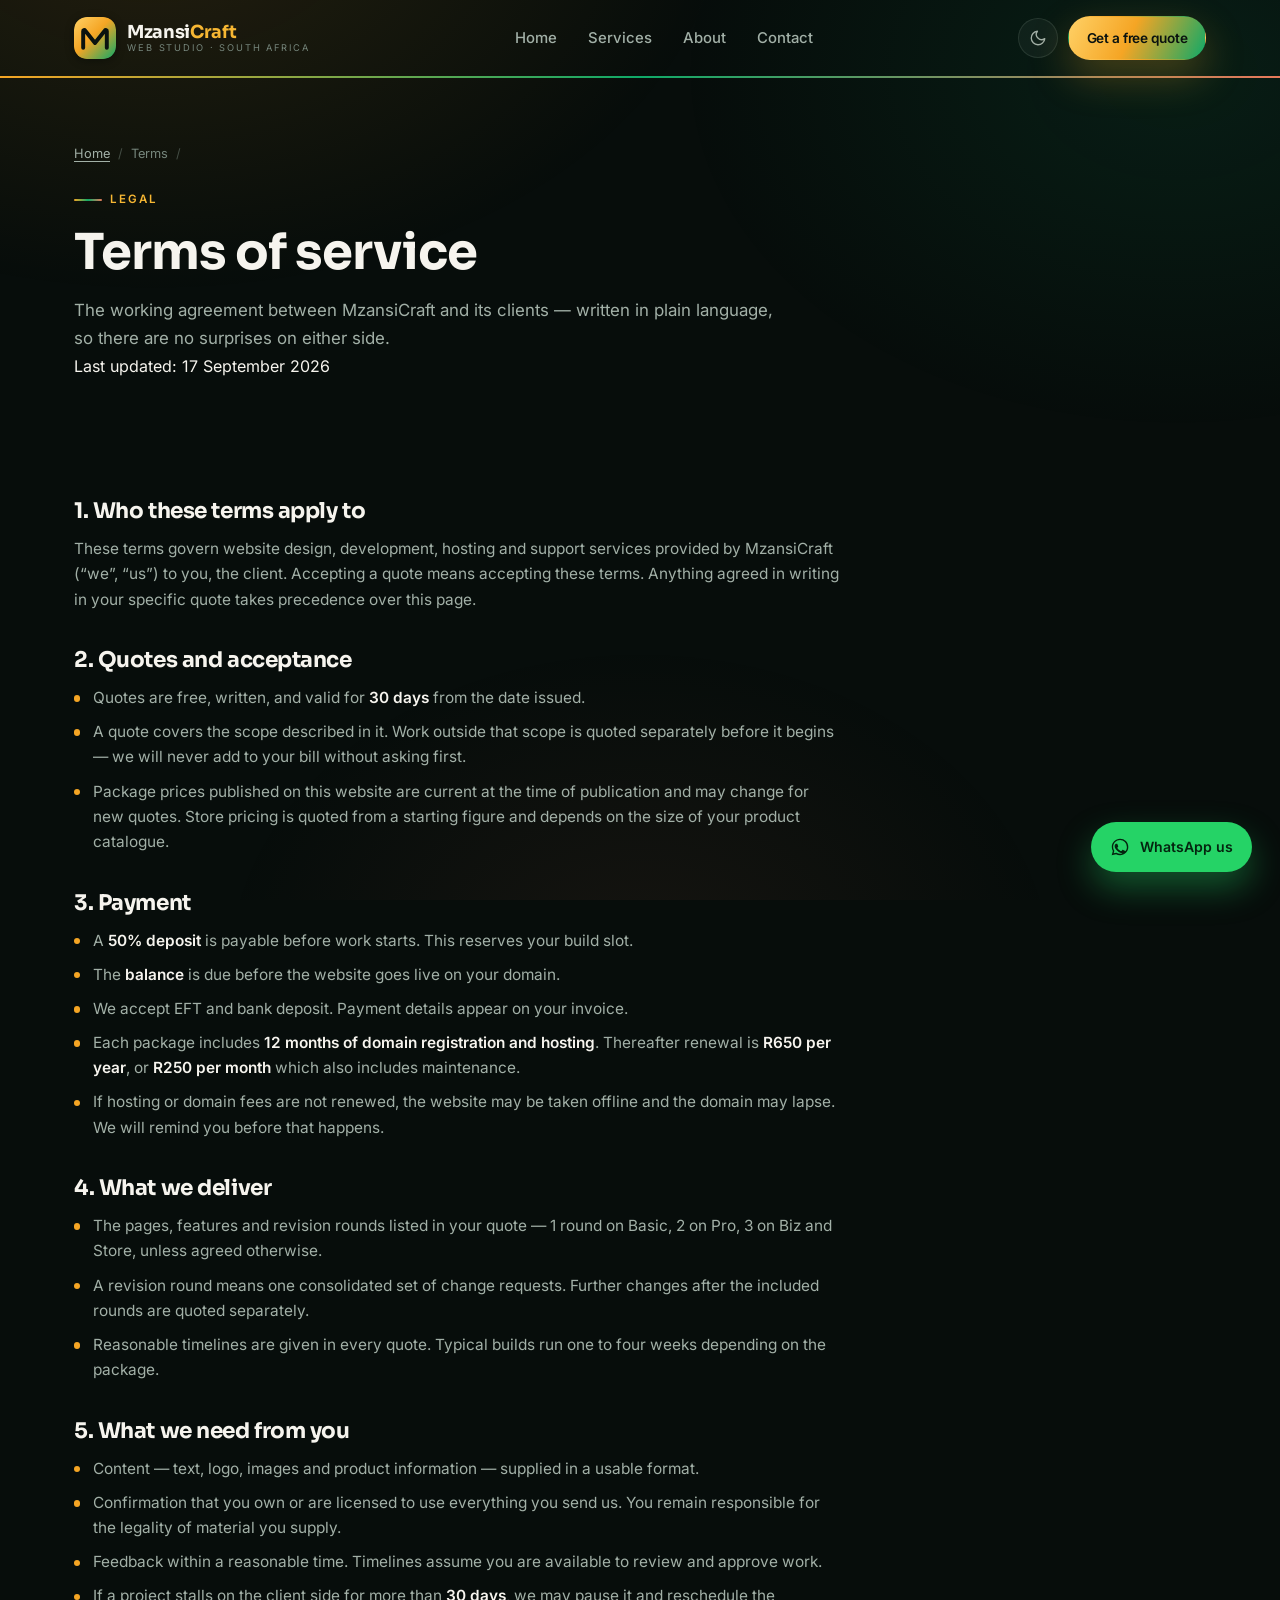
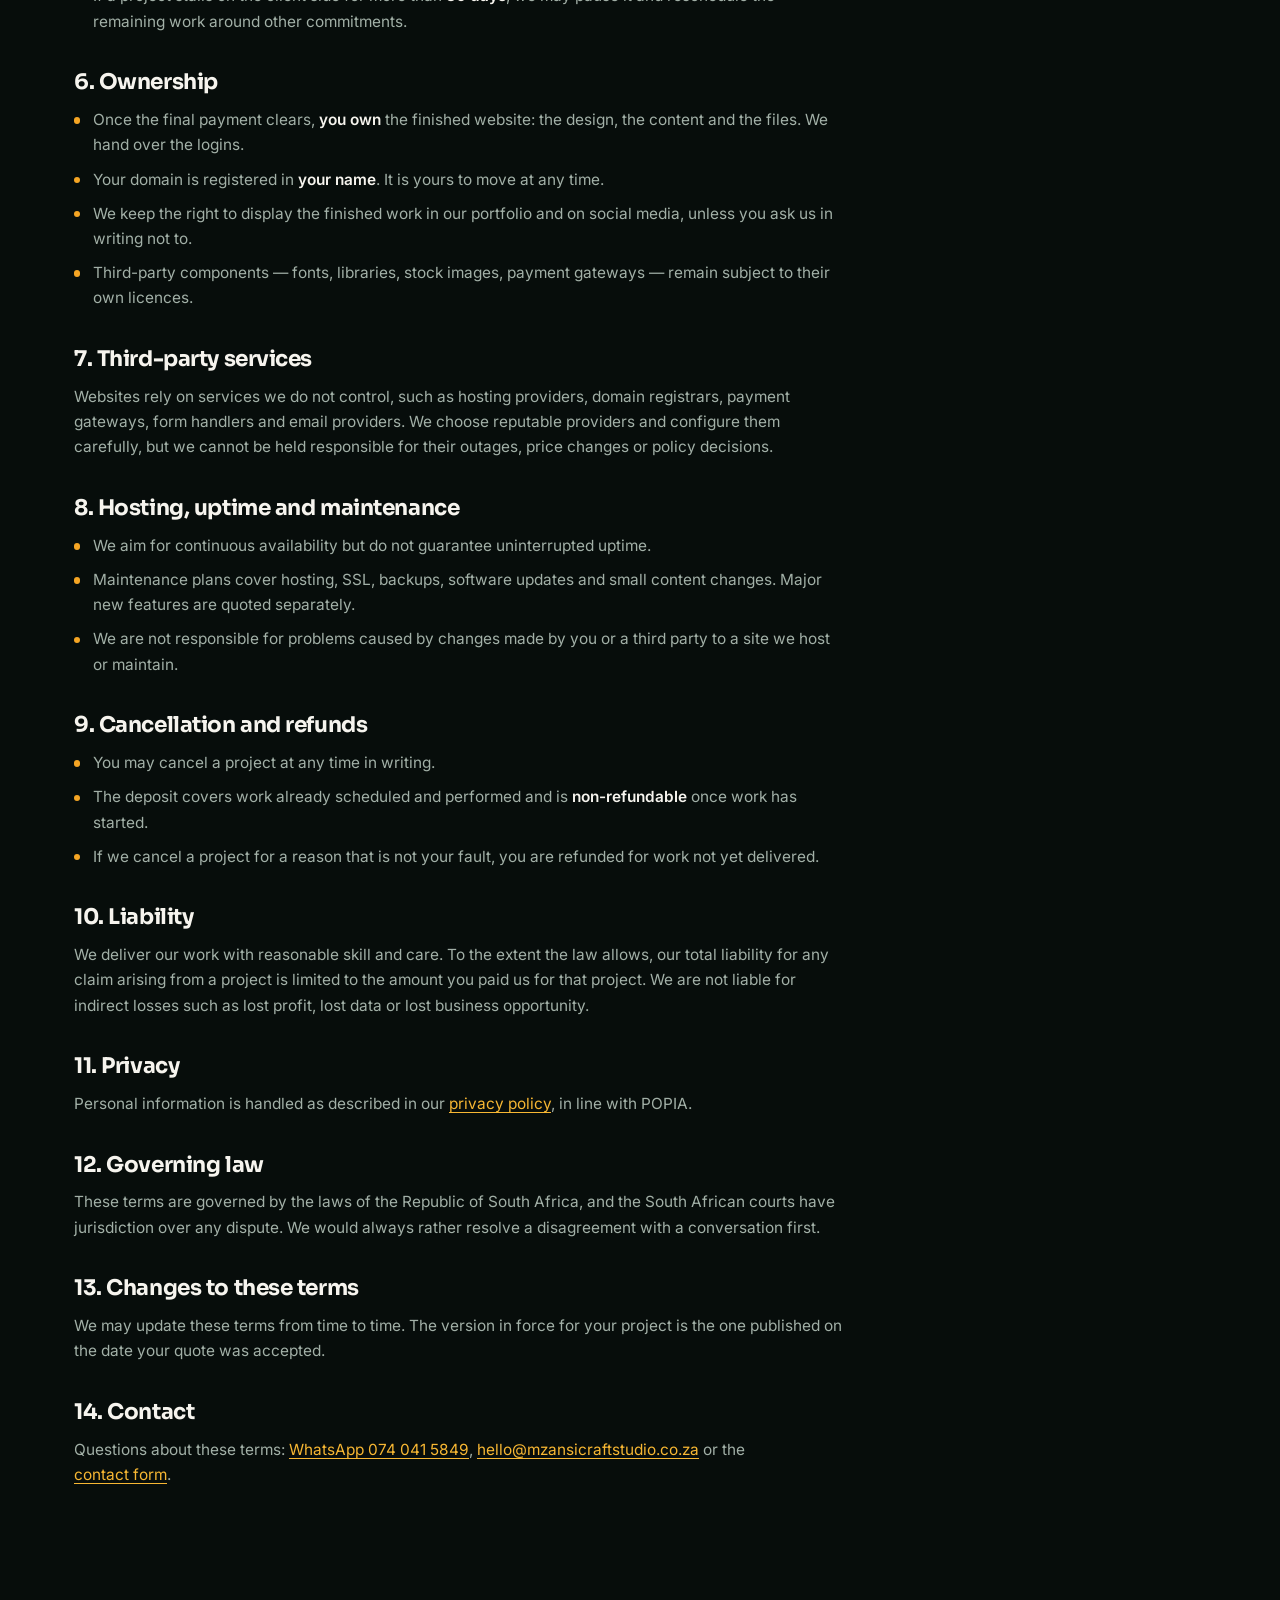
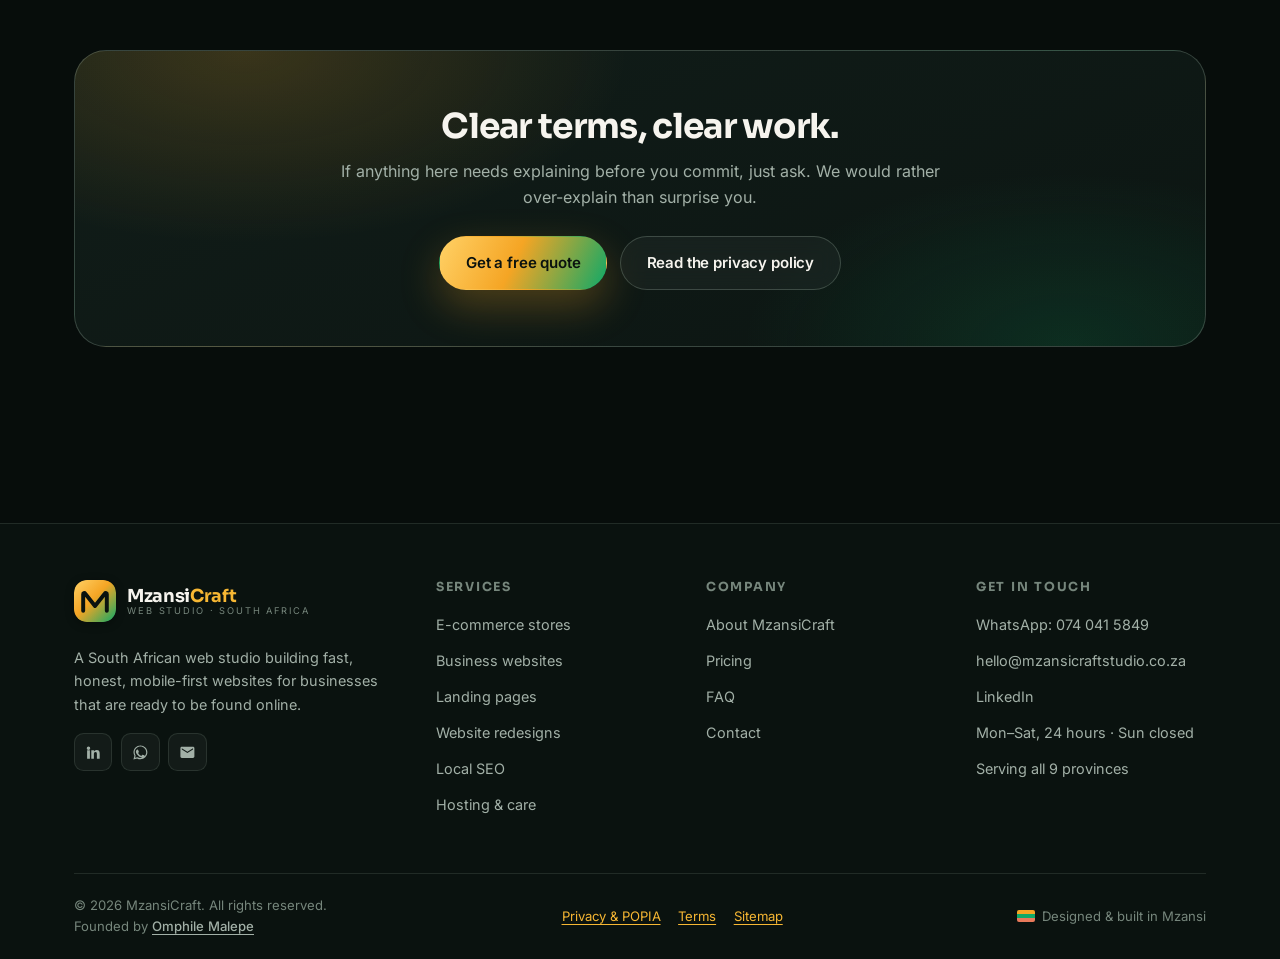
<file: terms.html>
<!DOCTYPE html>
<html lang="en-ZA" data-theme="dark">
<head>
  <meta charset="UTF-8" />
  <meta name="viewport" content="width=device-width, initial-scale=1, viewport-fit=cover" />
  <title>Terms of Service | MzansiCraft</title>
  <meta name="description" content="The working agreement between MzansiCraft and its clients: quotes, payment, ownership and support." />
  <link rel="canonical" href="https://www.mzansicraftstudio.co.za/terms.html" />
  <meta name="theme-color" content="#070d0b" />
  <meta name="robots" content="index, follow" />

  <meta property="og:type" content="website" />
  <meta property="og:site_name" content="MzansiCraft" />
  <meta property="og:locale" content="en_ZA" />
  <meta property="og:title" content="Terms of Service | MzansiCraft" />
  <meta property="og:description" content="The working agreement between MzansiCraft and its clients: quotes, payment, ownership and support." />
  <meta property="og:url" content="https://www.mzansicraftstudio.co.za/terms.html" />
  <meta property="og:image" content="https://www.mzansicraftstudio.co.za/assets/og-image.png" />
  <meta name="twitter:card" content="summary_large_image" />

  <link rel="icon" href="assets/favicon.svg" type="image/svg+xml" />
  <link rel="icon" href="assets/favicon-32.png" sizes="32x32" />
  <link rel="apple-touch-icon" href="assets/apple-touch-icon.png" />
  <link rel="manifest" href="site.webmanifest" />

  <link rel="preload" href="assets/fonts/inter-latin-567244.woff2" as="font" type="font/woff2" crossorigin />
  <link rel="preload" href="assets/fonts/sora-latin-4fa0aa.woff2" as="font" type="font/woff2" crossorigin />
  <link rel="stylesheet" href="styles.css" />

  <script>
    (function () {
      try {
        var t = localStorage.getItem("mzansicraft-theme");
        if (t) document.documentElement.setAttribute("data-theme", t);
      } catch (e) {}
    })();
  </script>
  <script src="main.js" defer></script>
</head>

<body>
  <div class="progress" aria-hidden="true"></div>
  <a class="skip-link" href="#main">Skip to content</a>

  <header class="site-header">
    <div class="container nav">
      <a class="brand" href="index.html" aria-label="MzansiCraft home">
        <img class="brand-mark" src="assets/logo-mark.svg" alt="" width="42" height="42" />
        <span class="brand-text">
          <span class="brand-name">Mzansi<span>Craft</span></span>
          <span class="brand-tag">Web Studio &middot; South Africa</span>
        </span>
      </a>

      <nav class="nav-links" id="nav-links" aria-label="Main navigation">
        <a href="index.html">Home</a>
        <a href="services.html">Services</a>
        <a href="about.html">About</a>
        <a href="contact.html">Contact</a>
        <a class="btn btn-primary btn-sm nav-cta" href="contact.html">Get a free quote</a>
      </nav>

      <div class="nav-actions">
        <button class="theme-toggle" type="button" aria-label="Switch to light theme">
          <svg class="icon-moon" viewBox="0 0 24 24" fill="none" stroke="currentColor" stroke-width="1.8" stroke-linecap="round" stroke-linejoin="round" aria-hidden="true"><path d="M21 12.79A9 9 0 1 1 11.21 3 7 7 0 0 0 21 12.79z"/></svg>
          <svg class="icon-sun" viewBox="0 0 24 24" fill="none" stroke="currentColor" stroke-width="1.8" stroke-linecap="round" stroke-linejoin="round" aria-hidden="true"><circle cx="12" cy="12" r="4"/><path d="M12 2v2M12 20v2M4.9 4.9l1.4 1.4M17.7 17.7l1.4 1.4M2 12h2M20 12h2M4.9 19.1l1.4-1.4M17.7 6.3l1.4-1.4"/></svg>
        </button>
        <a class="btn btn-primary btn-sm btn-quote" href="contact.html">Get a free quote</a>
        <button class="nav-toggle" type="button" aria-expanded="false" aria-controls="nav-links" aria-label="Open menu">
          <span></span><span></span><span></span>
        </button>
      </div>
    </div>
    <div class="header-rule" aria-hidden="true"></div>
  </header>

  <main id="main">
    <section class="container page-header">
      <nav class="breadcrumb" aria-label="Breadcrumb">
        <span><a href="index.html">Home</a></span>
        <span aria-current="page">Terms</span>
      </nav>
      <span class="kicker">Legal</span>
      <h1 class="page-title">Terms of service</h1>
      <p class="page-intro">
        The working agreement between MzansiCraft and its clients &mdash; written in plain language, so there are
        no surprises on either side.
      </p>
      <span class="updated">Last updated: 17 September 2026</span>
    </section>

    <section class="container section--tight">
      <div class="prose">
        <h2>1. Who these terms apply to</h2>
        <p>
          These terms govern website design, development, hosting and support services provided by MzansiCraft
          (&ldquo;we&rdquo;, &ldquo;us&rdquo;) to you, the client. Accepting a quote means accepting these terms.
          Anything agreed in writing in your specific quote takes precedence over this page.
        </p>

        <h2>2. Quotes and acceptance</h2>
        <ul>
          <li>Quotes are free, written, and valid for <strong>30 days</strong> from the date issued.</li>
          <li>A quote covers the scope described in it. Work outside that scope is quoted separately before it
            begins &mdash; we will never add to your bill without asking first.</li>
          <li>Package prices published on this website are current at the time of publication and may change for
            new quotes. Store pricing is quoted from a starting figure and depends on the size of your product
            catalogue.</li>
        </ul>

        <h2>3. Payment</h2>
        <ul>
          <li>A <strong>50% deposit</strong> is payable before work starts. This reserves your build slot.</li>
          <li>The <strong>balance</strong> is due before the website goes live on your domain.</li>
          <li>We accept EFT and bank deposit. Payment details appear on your invoice.</li>
          <li>Each package includes <strong>12 months of domain registration and hosting</strong>. Thereafter
            renewal is <strong>R650 per year</strong>, or <strong>R250 per month</strong> which also includes
            maintenance.</li>
          <li>If hosting or domain fees are not renewed, the website may be taken offline and the domain may
            lapse. We will remind you before that happens.</li>
        </ul>

        <h2>4. What we deliver</h2>
        <ul>
          <li>The pages, features and revision rounds listed in your quote &mdash; 1 round on Basic, 2 on Pro,
            3 on Biz and Store, unless agreed otherwise.</li>
          <li>A revision round means one consolidated set of change requests. Further changes after the included
            rounds are quoted separately.</li>
          <li>Reasonable timelines are given in every quote. Typical builds run one to four weeks depending on the
            package.</li>
        </ul>

        <h2>5. What we need from you</h2>
        <ul>
          <li>Content &mdash; text, logo, images and product information &mdash; supplied in a usable format.</li>
          <li>Confirmation that you own or are licensed to use everything you send us. You remain responsible for
            the legality of material you supply.</li>
          <li>Feedback within a reasonable time. Timelines assume you are available to review and approve work.</li>
          <li>If a project stalls on the client side for more than <strong>30 days</strong>, we may pause it and
            reschedule the remaining work around other commitments.</li>
        </ul>

        <h2>6. Ownership</h2>
        <ul>
          <li>Once the final payment clears, <strong>you own</strong> the finished website: the design, the content
            and the files. We hand over the logins.</li>
          <li>Your domain is registered in <strong>your name</strong>. It is yours to move at any time.</li>
          <li>We keep the right to display the finished work in our portfolio and on social media, unless you ask
            us in writing not to.</li>
          <li>Third-party components &mdash; fonts, libraries, stock images, payment gateways &mdash; remain subject
            to their own licences.</li>
        </ul>

        <h2>7. Third-party services</h2>
        <p>
          Websites rely on services we do not control, such as hosting providers, domain registrars, payment
          gateways, form handlers and email providers. We choose reputable providers and configure them carefully,
          but we cannot be held responsible for their outages, price changes or policy decisions.
        </p>

        <h2>8. Hosting, uptime and maintenance</h2>
        <ul>
          <li>We aim for continuous availability but do not guarantee uninterrupted uptime.</li>
          <li>Maintenance plans cover hosting, SSL, backups, software updates and small content changes. Major new
            features are quoted separately.</li>
          <li>We are not responsible for problems caused by changes made by you or a third party to a site we host
            or maintain.</li>
        </ul>

        <h2>9. Cancellation and refunds</h2>
        <ul>
          <li>You may cancel a project at any time in writing.</li>
          <li>The deposit covers work already scheduled and performed and is <strong>non-refundable</strong> once
            work has started.</li>
          <li>If we cancel a project for a reason that is not your fault, you are refunded for work not yet
            delivered.</li>
        </ul>

        <h2>10. Liability</h2>
        <p>
          We deliver our work with reasonable skill and care. To the extent the law allows, our total liability
          for any claim arising from a project is limited to the amount you paid us for that project. We are not
          liable for indirect losses such as lost profit, lost data or lost business opportunity.
        </p>

        <h2>11. Privacy</h2>
        <p>
          Personal information is handled as described in our <a href="privacy.html">privacy policy</a>, in line
          with POPIA.
        </p>

        <h2>12. Governing law</h2>
        <p>
          These terms are governed by the laws of the Republic of South Africa, and the South African courts have
          jurisdiction over any dispute. We would always rather resolve a disagreement with a conversation first.
        </p>

        <h2>13. Changes to these terms</h2>
        <p>
          We may update these terms from time to time. The version in force for your project is the one published
          on the date your quote was accepted.
        </p>

        <h2>14. Contact</h2>
        <p>
          Questions about these terms:
          <a href="https://wa.me/27740415849" target="_blank" rel="noopener">WhatsApp 074 041 5849</a>, <a href="mailto:hello@mzansicraftstudio.co.za">hello@mzansicraftstudio.co.za</a> or the
          <a href="contact.html">contact form</a>.
        </p>
      </div>
    </section>

    <section class="container section">
      <div class="cta-band reveal">
        <h2>Clear terms, clear work.</h2>
        <p>If anything here needs explaining before you commit, just ask. We would rather over-explain than surprise you.</p>
        <div class="cta-actions">
          <a class="btn btn-primary" href="contact.html">Get a free quote</a>
          <a class="btn btn-secondary" href="privacy.html">Read the privacy policy</a>
        </div>
      </div>
    </section>
  </main>

<footer class="site-footer">
    <div class="container">
      <div class="footer-top">
        <div class="footer-brand">
          <a class="brand" href="index.html">
            <img class="brand-mark" src="assets/logo-mark.svg" alt="" width="42" height="42" />
            <span class="brand-text">
              <span class="brand-name">Mzansi<span>Craft</span></span>
              <span class="brand-tag">Web Studio &middot; South Africa</span>
            </span>
          </a>
          <p>
            A South African web studio building fast, honest, mobile-first websites for businesses that are
            ready to be found online.
          </p>
          <div class="social-row">
            <a class="social-btn" href="https://www.linkedin.com/in/omphile-malepe-0b220729a/" target="_blank" rel="noopener" aria-label="LinkedIn">
              <svg viewBox="0 0 24 24" fill="currentColor" aria-hidden="true"><path d="M4.98 3.5a2.5 2.5 0 1 1 0 5 2.5 2.5 0 0 1 0-5M3 9h4v12H3zM9 9h3.8v1.7h.05c.53-1 1.82-2.05 3.75-2.05C20.4 8.65 21 11 21 14.1V21h-4v-6.1c0-1.45-.03-3.3-2-3.3-2 0-2.3 1.57-2.3 3.2V21H9z"/></svg>
            </a>
            <a class="social-btn" href="https://wa.me/27740415849" target="_blank" rel="noopener" aria-label="WhatsApp">
              <svg viewBox="0 0 24 24" fill="currentColor" aria-hidden="true"><path d="M12.04 2C6.58 2 2.13 6.45 2.13 11.91c0 1.75.46 3.45 1.32 4.95L2 22l5.25-1.38a9.9 9.9 0 0 0 4.79 1.22h.01c5.46 0 9.91-4.45 9.91-9.91 0-2.65-1.03-5.14-2.9-7.01A9.82 9.82 0 0 0 12.04 2m0 1.67c2.2 0 4.27.86 5.82 2.42a8.19 8.19 0 0 1 2.42 5.82c0 4.54-3.7 8.24-8.25 8.24a8.23 8.23 0 0 1-4.2-1.15l-.3-.18-3.12.82.83-3.04-.2-.31a8.2 8.2 0 0 1-1.26-4.38c0-4.54 3.7-8.24 8.26-8.24m-4.53 4.4c-.21 0-.55.08-.84.39-.29.31-1.1 1.08-1.1 2.62s1.13 3.04 1.29 3.25c.16.21 2.22 3.39 5.38 4.62 2.63 1.04 3.16.83 3.73.78.57-.05 1.85-.76 2.11-1.49.26-.73.26-1.36.18-1.49-.08-.13-.29-.21-.6-.36-.31-.16-1.85-.91-2.14-1.02-.29-.1-.5-.16-.71.16-.21.31-.81 1.02-1 1.23-.18.21-.37.24-.68.08-.31-.16-1.32-.49-2.51-1.55-.93-.83-1.55-1.85-1.74-2.16-.18-.31-.02-.48.14-.63.14-.14.31-.37.47-.55.16-.18.21-.31.31-.52.1-.21.05-.39-.03-.55-.08-.16-.7-1.71-.96-2.34-.25-.61-.5-.53-.7-.54z"/></svg>
            </a>
            <a class="social-btn" href="mailto:hello@mzansicraftstudio.co.za" aria-label="Email">
              <svg viewBox="0 0 24 24" fill="currentColor" aria-hidden="true"><path d="M20 4H4c-1.1 0-2 .9-2 2v12c0 1.1.9 2 2 2h16c1.1 0 2-.9 2-2V6c0-1.1-.9-2-2-2m0 4-8 5-8-5V6l8 5 8-5z"/></svg>
            </a>
          </div>
        </div>

        <div class="footer-col">
          <h4>Services</h4>
          <ul>
            <li><a href="services.html#ecommerce">E-commerce stores</a></li>
            <li><a href="services.html#business">Business websites</a></li>
            <li><a href="services.html#landing">Landing pages</a></li>
            <li><a href="services.html#redesign">Website redesigns</a></li>
            <li><a href="services.html#seo">Local SEO</a></li>
            <li><a href="services.html#care">Hosting &amp; care</a></li>
          </ul>
        </div>

        <div class="footer-col">
          <h4>Company</h4>
          <ul>
            <li><a href="about.html">About MzansiCraft</a></li>
            <li><a href="index.html#pricing">Pricing</a></li>
            <li><a href="index.html#faq">FAQ</a></li>
            <li><a href="contact.html">Contact</a></li>
          </ul>
        </div>

        <div class="footer-col">
          <h4>Get in touch</h4>
          <ul>
            <li><a href="https://wa.me/27740415849" target="_blank" rel="noopener">WhatsApp: 074 041 5849</a></li>
            <li><a href="mailto:hello@mzansicraftstudio.co.za">hello@mzansicraftstudio.co.za</a></li>
            <li><a href="https://www.linkedin.com/in/omphile-malepe-0b220729a/" target="_blank" rel="noopener">LinkedIn</a></li>
            <li><span style="font-size:0.9rem;color:var(--text-muted)">Mon&ndash;Sat, 24 hours &middot; Sun closed</span></li>
            <li><span style="font-size:0.9rem;color:var(--text-muted)">Serving all 9 provinces</span></li>
          </ul>
        </div>
      </div>

      <div class="footer-bottom">
        <div>
          &copy; <span data-year>2026</span> MzansiCraft. All rights reserved.<br />
          <span class="founder-line">Founded by
            <a href="https://www.linkedin.com/in/omphile-malepe-0b220729a/" target="_blank" rel="noopener">Omphile Malepe</a>
          </span>
        </div>
        <nav aria-label="Legal">
          <a href="privacy.html">Privacy &amp; POPIA</a>
          <a href="terms.html">Terms</a>
          <a href="sitemap.xml">Sitemap</a>
        </nav>
        <span class="made-in"><span class="flag-chip" aria-hidden="true"></span> Designed &amp; built in Mzansi</span>
      </div>
    </div>
  </footer>

  <a class="fab-wa" href="https://wa.me/27740415849?text=Hi%20MzansiCraft%2C%20I%27d%20like%20a%20quote%20for%20a%20website." target="_blank" rel="noopener" aria-label="Chat to MzansiCraft on WhatsApp">
    <svg viewBox="0 0 24 24" fill="currentColor" aria-hidden="true"><path d="M12.04 2C6.58 2 2.13 6.45 2.13 11.91c0 1.75.46 3.45 1.32 4.95L2 22l5.25-1.38a9.9 9.9 0 0 0 4.79 1.22h.01c5.46 0 9.91-4.45 9.91-9.91 0-2.65-1.03-5.14-2.9-7.01A9.82 9.82 0 0 0 12.04 2m0 1.67c2.2 0 4.27.86 5.82 2.42a8.19 8.19 0 0 1 2.42 5.82c0 4.54-3.7 8.24-8.25 8.24a8.23 8.23 0 0 1-4.2-1.15l-.3-.18-3.12.82.83-3.04-.2-.31a8.2 8.2 0 0 1-1.26-4.38c0-4.54 3.7-8.24 8.26-8.24m-4.53 4.4c-.21 0-.55.08-.84.39-.29.31-1.1 1.08-1.1 2.62s1.13 3.04 1.29 3.25c.16.21 2.22 3.39 5.38 4.62 2.63 1.04 3.16.83 3.73.78.57-.05 1.85-.76 2.11-1.49.26-.73.26-1.36.18-1.49-.08-.13-.29-.21-.6-.36-.31-.16-1.85-.91-2.14-1.02-.29-.1-.5-.16-.71.16-.21.31-.81 1.02-1 1.23-.18.21-.37.24-.68.08-.31-.16-1.32-.49-2.51-1.55-.93-.83-1.55-1.85-1.74-2.16-.18-.31-.02-.48.14-.63.14-.14.31-.37.47-.55.16-.18.21-.31.31-.52.1-.21.05-.39-.03-.55-.08-.16-.7-1.71-.96-2.34-.25-.61-.5-.53-.7-.54z"/></svg>
    <span>WhatsApp us</span>
  </a>

  <button class="to-top" type="button" aria-label="Back to top">
    <svg viewBox="0 0 24 24" fill="none" stroke="currentColor" stroke-width="2.2" stroke-linecap="round" stroke-linejoin="round" aria-hidden="true"><path d="M12 19V5M5 12l7-7 7 7"/></svg>
  </button>
  <!-- ANALYTICS (inactive until you add a token).
       Cloudflare Web Analytics is free, cookieless and needs no consent banner.
       1. Sign up at https://dash.cloudflare.com and open Web Analytics
       2. Add your domain, copy the site token it gives you
       3. Replace YOUR_TOKEN_HERE below, then delete this comment wrapper
          (the two lines starting with "<!" and ending with ">") on every page.
  <script defer src="https://static.cloudflareinsights.com/beacon.min.js"
          data-cf-beacon='{"token": "YOUR_TOKEN_HERE"}'></script>
  -->
</body>
</html>
</file>
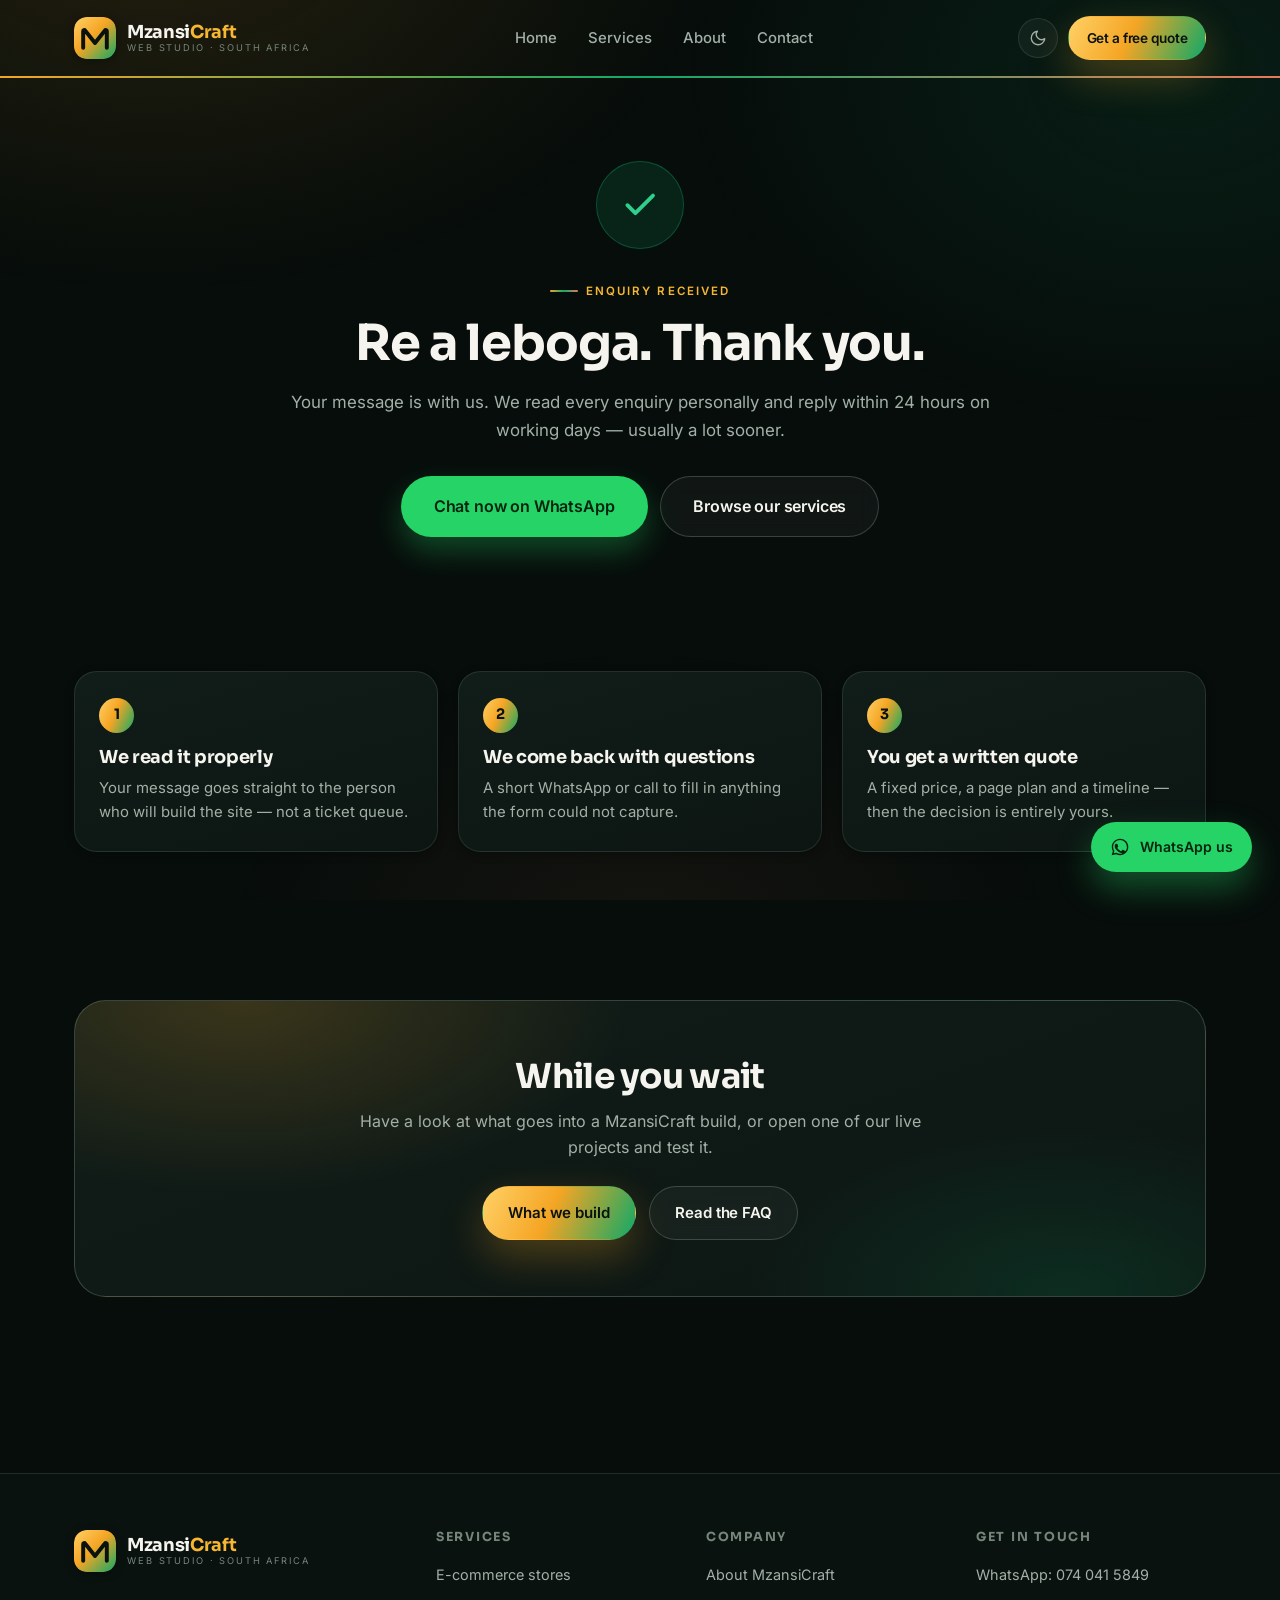
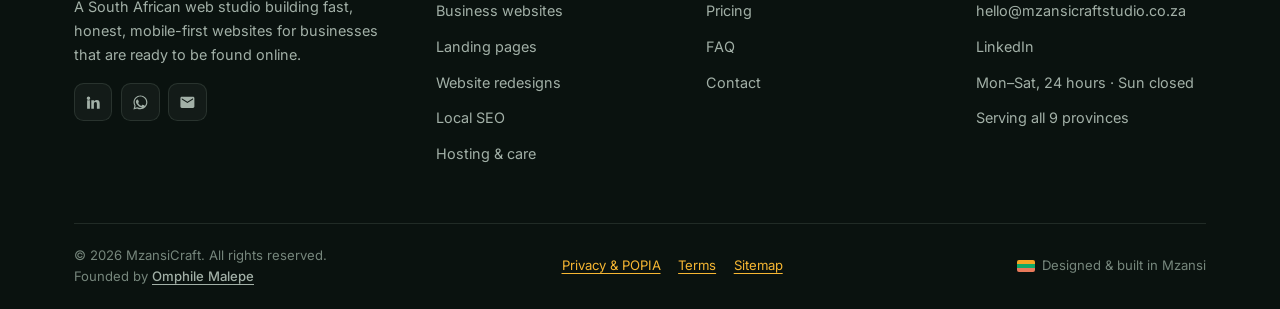
<file: thank-you.html>
<!DOCTYPE html>
<html lang="en-ZA" data-theme="dark">
<head>
  <meta charset="UTF-8" />
  <meta name="viewport" content="width=device-width, initial-scale=1, viewport-fit=cover" />
  <title>Thank You | MzansiCraft</title>
  <meta name="description" content="Your enquiry has reached MzansiCraft. We reply within 24 hours on working days." />
  <link rel="canonical" href="https://www.mzansicraftstudio.co.za/thank-you.html" />
  <meta name="theme-color" content="#070d0b" />
  <meta name="robots" content="noindex, follow" />

  <meta property="og:type" content="website" />
  <meta property="og:site_name" content="MzansiCraft" />
  <meta property="og:locale" content="en_ZA" />
  <meta property="og:title" content="Thank You | MzansiCraft" />
  <meta property="og:description" content="Your enquiry has reached MzansiCraft. We reply within 24 hours on working days." />
  <meta property="og:url" content="https://www.mzansicraftstudio.co.za/thank-you.html" />
  <meta property="og:image" content="https://www.mzansicraftstudio.co.za/assets/og-image.png" />
  <meta name="twitter:card" content="summary_large_image" />

  <link rel="icon" href="assets/favicon.svg" type="image/svg+xml" />
  <link rel="icon" href="assets/favicon-32.png" sizes="32x32" />
  <link rel="apple-touch-icon" href="assets/apple-touch-icon.png" />
  <link rel="manifest" href="site.webmanifest" />

  <link rel="preload" href="assets/fonts/inter-latin-567244.woff2" as="font" type="font/woff2" crossorigin />
  <link rel="preload" href="assets/fonts/sora-latin-4fa0aa.woff2" as="font" type="font/woff2" crossorigin />
  <link rel="stylesheet" href="styles.css" />

  <script>
    (function () {
      try {
        var t = localStorage.getItem("mzansicraft-theme");
        if (t) document.documentElement.setAttribute("data-theme", t);
      } catch (e) {}
    })();
  </script>
  <script src="main.js" defer></script>
</head>

<body>
  <div class="progress" aria-hidden="true"></div>
  <a class="skip-link" href="#main">Skip to content</a>

  <header class="site-header">
    <div class="container nav">
      <a class="brand" href="index.html" aria-label="MzansiCraft home">
        <img class="brand-mark" src="assets/logo-mark.svg" alt="" width="42" height="42" />
        <span class="brand-text">
          <span class="brand-name">Mzansi<span>Craft</span></span>
          <span class="brand-tag">Web Studio &middot; South Africa</span>
        </span>
      </a>

      <nav class="nav-links" id="nav-links" aria-label="Main navigation">
        <a href="index.html">Home</a>
        <a href="services.html">Services</a>
        <a href="about.html">About</a>
        <a href="contact.html">Contact</a>
        <a class="btn btn-primary btn-sm nav-cta" href="contact.html">Get a free quote</a>
      </nav>

      <div class="nav-actions">
        <button class="theme-toggle" type="button" aria-label="Switch to light theme">
          <svg class="icon-moon" viewBox="0 0 24 24" fill="none" stroke="currentColor" stroke-width="1.8" stroke-linecap="round" stroke-linejoin="round" aria-hidden="true"><path d="M21 12.79A9 9 0 1 1 11.21 3 7 7 0 0 0 21 12.79z"/></svg>
          <svg class="icon-sun" viewBox="0 0 24 24" fill="none" stroke="currentColor" stroke-width="1.8" stroke-linecap="round" stroke-linejoin="round" aria-hidden="true"><circle cx="12" cy="12" r="4"/><path d="M12 2v2M12 20v2M4.9 4.9l1.4 1.4M17.7 17.7l1.4 1.4M2 12h2M20 12h2M4.9 19.1l1.4-1.4M17.7 6.3l1.4-1.4"/></svg>
        </button>
        <a class="btn btn-primary btn-sm btn-quote" href="contact.html">Get a free quote</a>
        <button class="nav-toggle" type="button" aria-expanded="false" aria-controls="nav-links" aria-label="Open menu">
          <span></span><span></span><span></span>
        </button>
      </div>
    </div>
    <div class="header-rule" aria-hidden="true"></div>
  </header>

  <main id="main">
    <section class="container center-stage">
      <div>
        <div class="success-ring" aria-hidden="true">
          <svg viewBox="0 0 24 24" fill="none" stroke="currentColor" stroke-width="2.4" stroke-linecap="round" stroke-linejoin="round"><path d="M20 6 9 17l-5-5"/></svg>
        </div>
        <span class="kicker" style="justify-content:center">Enquiry received</span>
        <h1 class="page-title">Re a leboga. Thank you.</h1>
        <p class="page-intro" style="margin-inline:auto">
          Your message is with us. We read every enquiry personally and reply within 24 hours on working days
          &mdash; usually a lot sooner.
        </p>

        <div class="cta-actions" style="margin-top:2rem">
          <a class="btn btn-whatsapp btn-lg" href="https://wa.me/27740415849?text=Hi%20MzansiCraft%2C%20I%27d%20like%20a%20quote%20for%20a%20website." target="_blank" rel="noopener">Chat now on WhatsApp</a>
          <a class="btn btn-secondary btn-lg" href="services.html">Browse our services</a>
        </div>
      </div>
    </section>

    <section class="container section--tight">
      <div class="grid grid-3">
        <article class="card reveal">
          <span class="step-num">1</span>
          <h3>We read it properly</h3>
          <p>Your message goes straight to the person who will build the site &mdash; not a ticket queue.</p>
        </article>
        <article class="card reveal" data-delay="1">
          <span class="step-num">2</span>
          <h3>We come back with questions</h3>
          <p>A short WhatsApp or call to fill in anything the form could not capture.</p>
        </article>
        <article class="card reveal" data-delay="2">
          <span class="step-num">3</span>
          <h3>You get a written quote</h3>
          <p>A fixed price, a page plan and a timeline &mdash; then the decision is entirely yours.</p>
        </article>
      </div>
    </section>

    <section class="container section">
      <div class="cta-band reveal">
        <h2>While you wait</h2>
        <p>Have a look at what goes into a MzansiCraft build, or open one of our live projects and test it.</p>
        <div class="cta-actions">
          <a class="btn btn-primary" href="services.html">What we build</a>
          <a class="btn btn-secondary" href="index.html#faq">Read the FAQ</a>
        </div>
      </div>
    </section>
  </main>

<footer class="site-footer">
    <div class="container">
      <div class="footer-top">
        <div class="footer-brand">
          <a class="brand" href="index.html">
            <img class="brand-mark" src="assets/logo-mark.svg" alt="" width="42" height="42" />
            <span class="brand-text">
              <span class="brand-name">Mzansi<span>Craft</span></span>
              <span class="brand-tag">Web Studio &middot; South Africa</span>
            </span>
          </a>
          <p>
            A South African web studio building fast, honest, mobile-first websites for businesses that are
            ready to be found online.
          </p>
          <div class="social-row">
            <a class="social-btn" href="https://www.linkedin.com/in/omphile-malepe-0b220729a/" target="_blank" rel="noopener" aria-label="LinkedIn">
              <svg viewBox="0 0 24 24" fill="currentColor" aria-hidden="true"><path d="M4.98 3.5a2.5 2.5 0 1 1 0 5 2.5 2.5 0 0 1 0-5M3 9h4v12H3zM9 9h3.8v1.7h.05c.53-1 1.82-2.05 3.75-2.05C20.4 8.65 21 11 21 14.1V21h-4v-6.1c0-1.45-.03-3.3-2-3.3-2 0-2.3 1.57-2.3 3.2V21H9z"/></svg>
            </a>
            <a class="social-btn" href="https://wa.me/27740415849" target="_blank" rel="noopener" aria-label="WhatsApp">
              <svg viewBox="0 0 24 24" fill="currentColor" aria-hidden="true"><path d="M12.04 2C6.58 2 2.13 6.45 2.13 11.91c0 1.75.46 3.45 1.32 4.95L2 22l5.25-1.38a9.9 9.9 0 0 0 4.79 1.22h.01c5.46 0 9.91-4.45 9.91-9.91 0-2.65-1.03-5.14-2.9-7.01A9.82 9.82 0 0 0 12.04 2m0 1.67c2.2 0 4.27.86 5.82 2.42a8.19 8.19 0 0 1 2.42 5.82c0 4.54-3.7 8.24-8.25 8.24a8.23 8.23 0 0 1-4.2-1.15l-.3-.18-3.12.82.83-3.04-.2-.31a8.2 8.2 0 0 1-1.26-4.38c0-4.54 3.7-8.24 8.26-8.24m-4.53 4.4c-.21 0-.55.08-.84.39-.29.31-1.1 1.08-1.1 2.62s1.13 3.04 1.29 3.25c.16.21 2.22 3.39 5.38 4.62 2.63 1.04 3.16.83 3.73.78.57-.05 1.85-.76 2.11-1.49.26-.73.26-1.36.18-1.49-.08-.13-.29-.21-.6-.36-.31-.16-1.85-.91-2.14-1.02-.29-.1-.5-.16-.71.16-.21.31-.81 1.02-1 1.23-.18.21-.37.24-.68.08-.31-.16-1.32-.49-2.51-1.55-.93-.83-1.55-1.85-1.74-2.16-.18-.31-.02-.48.14-.63.14-.14.31-.37.47-.55.16-.18.21-.31.31-.52.1-.21.05-.39-.03-.55-.08-.16-.7-1.71-.96-2.34-.25-.61-.5-.53-.7-.54z"/></svg>
            </a>
            <a class="social-btn" href="mailto:hello@mzansicraftstudio.co.za" aria-label="Email">
              <svg viewBox="0 0 24 24" fill="currentColor" aria-hidden="true"><path d="M20 4H4c-1.1 0-2 .9-2 2v12c0 1.1.9 2 2 2h16c1.1 0 2-.9 2-2V6c0-1.1-.9-2-2-2m0 4-8 5-8-5V6l8 5 8-5z"/></svg>
            </a>
          </div>
        </div>

        <div class="footer-col">
          <h4>Services</h4>
          <ul>
            <li><a href="services.html#ecommerce">E-commerce stores</a></li>
            <li><a href="services.html#business">Business websites</a></li>
            <li><a href="services.html#landing">Landing pages</a></li>
            <li><a href="services.html#redesign">Website redesigns</a></li>
            <li><a href="services.html#seo">Local SEO</a></li>
            <li><a href="services.html#care">Hosting &amp; care</a></li>
          </ul>
        </div>

        <div class="footer-col">
          <h4>Company</h4>
          <ul>
            <li><a href="about.html">About MzansiCraft</a></li>
            <li><a href="index.html#pricing">Pricing</a></li>
            <li><a href="index.html#faq">FAQ</a></li>
            <li><a href="contact.html">Contact</a></li>
          </ul>
        </div>

        <div class="footer-col">
          <h4>Get in touch</h4>
          <ul>
            <li><a href="https://wa.me/27740415849" target="_blank" rel="noopener">WhatsApp: 074 041 5849</a></li>
            <li><a href="mailto:hello@mzansicraftstudio.co.za">hello@mzansicraftstudio.co.za</a></li>
            <li><a href="https://www.linkedin.com/in/omphile-malepe-0b220729a/" target="_blank" rel="noopener">LinkedIn</a></li>
            <li><span style="font-size:0.9rem;color:var(--text-muted)">Mon&ndash;Sat, 24 hours &middot; Sun closed</span></li>
            <li><span style="font-size:0.9rem;color:var(--text-muted)">Serving all 9 provinces</span></li>
          </ul>
        </div>
      </div>

      <div class="footer-bottom">
        <div>
          &copy; <span data-year>2026</span> MzansiCraft. All rights reserved.<br />
          <span class="founder-line">Founded by
            <a href="https://www.linkedin.com/in/omphile-malepe-0b220729a/" target="_blank" rel="noopener">Omphile Malepe</a>
          </span>
        </div>
        <nav aria-label="Legal">
          <a href="privacy.html">Privacy &amp; POPIA</a>
          <a href="terms.html">Terms</a>
          <a href="sitemap.xml">Sitemap</a>
        </nav>
        <span class="made-in"><span class="flag-chip" aria-hidden="true"></span> Designed &amp; built in Mzansi</span>
      </div>
    </div>
  </footer>

  <a class="fab-wa" href="https://wa.me/27740415849?text=Hi%20MzansiCraft%2C%20I%27d%20like%20a%20quote%20for%20a%20website." target="_blank" rel="noopener" aria-label="Chat to MzansiCraft on WhatsApp">
    <svg viewBox="0 0 24 24" fill="currentColor" aria-hidden="true"><path d="M12.04 2C6.58 2 2.13 6.45 2.13 11.91c0 1.75.46 3.45 1.32 4.95L2 22l5.25-1.38a9.9 9.9 0 0 0 4.79 1.22h.01c5.46 0 9.91-4.45 9.91-9.91 0-2.65-1.03-5.14-2.9-7.01A9.82 9.82 0 0 0 12.04 2m0 1.67c2.2 0 4.27.86 5.82 2.42a8.19 8.19 0 0 1 2.42 5.82c0 4.54-3.7 8.24-8.25 8.24a8.23 8.23 0 0 1-4.2-1.15l-.3-.18-3.12.82.83-3.04-.2-.31a8.2 8.2 0 0 1-1.26-4.38c0-4.54 3.7-8.24 8.26-8.24m-4.53 4.4c-.21 0-.55.08-.84.39-.29.31-1.1 1.08-1.1 2.62s1.13 3.04 1.29 3.25c.16.21 2.22 3.39 5.38 4.62 2.63 1.04 3.16.83 3.73.78.57-.05 1.85-.76 2.11-1.49.26-.73.26-1.36.18-1.49-.08-.13-.29-.21-.6-.36-.31-.16-1.85-.91-2.14-1.02-.29-.1-.5-.16-.71.16-.21.31-.81 1.02-1 1.23-.18.21-.37.24-.68.08-.31-.16-1.32-.49-2.51-1.55-.93-.83-1.55-1.85-1.74-2.16-.18-.31-.02-.48.14-.63.14-.14.31-.37.47-.55.16-.18.21-.31.31-.52.1-.21.05-.39-.03-.55-.08-.16-.7-1.71-.96-2.34-.25-.61-.5-.53-.7-.54z"/></svg>
    <span>WhatsApp us</span>
  </a>

  <button class="to-top" type="button" aria-label="Back to top">
    <svg viewBox="0 0 24 24" fill="none" stroke="currentColor" stroke-width="2.2" stroke-linecap="round" stroke-linejoin="round" aria-hidden="true"><path d="M12 19V5M5 12l7-7 7 7"/></svg>
  </button>
  <!-- ANALYTICS (inactive until you add a token).
       Cloudflare Web Analytics is free, cookieless and needs no consent banner.
       1. Sign up at https://dash.cloudflare.com and open Web Analytics
       2. Add your domain, copy the site token it gives you
       3. Replace YOUR_TOKEN_HERE below, then delete this comment wrapper
          (the two lines starting with "<!" and ending with ">") on every page.
  <script defer src="https://static.cloudflareinsights.com/beacon.min.js"
          data-cf-beacon='{"token": "YOUR_TOKEN_HERE"}'></script>
  -->
</body>
</html>
</file>
<file: styles.css>
/* ==========================================================================
   MzansiCraft — Design System
   Proudly South African web studio. Dark-first, light theme supported.
   1 Tokens · 2 Reset · 3 Layout · 4 Buttons · 5 Header · 6 Hero
   7 Sections & cards · 8 Pricing · 9 Portfolio · 10 FAQ · 11 Forms
   12 Footer · 13 Floating UI · 14 Motion · 15 Utility pages · 16 Responsive
   ========================================================================== */

/* ---------- 0. Self-hosted fonts -----------------------------------------
   Inter + Sora, latin subset, served from this domain. No third-party
   connection and no render-blocking stylesheet from fonts.googleapis.com.
   -------------------------------------------------------------------------- */
@font-face {
  font-family: "Inter";
  font-style: normal;
  font-weight: 400;
  font-display: swap;
  src: url("assets/fonts/inter-latin-567244.woff2") format("woff2");
  unicode-range: U+0000-00FF, U+0131, U+0152-0153, U+02BB-02BC, U+02C6, U+02DA, U+02DC, U+0304, U+0308, U+0329, U+2000-206F, U+20AC, U+2122, U+2191, U+2193, U+2212, U+2215, U+FEFF, U+FFFD;
}
@font-face {
  font-family: "Inter";
  font-style: normal;
  font-weight: 500;
  font-display: swap;
  src: url("assets/fonts/inter-latin-567244.woff2") format("woff2");
  unicode-range: U+0000-00FF, U+0131, U+0152-0153, U+02BB-02BC, U+02C6, U+02DA, U+02DC, U+0304, U+0308, U+0329, U+2000-206F, U+20AC, U+2122, U+2191, U+2193, U+2212, U+2215, U+FEFF, U+FFFD;
}
@font-face {
  font-family: "Inter";
  font-style: normal;
  font-weight: 600;
  font-display: swap;
  src: url("assets/fonts/inter-latin-567244.woff2") format("woff2");
  unicode-range: U+0000-00FF, U+0131, U+0152-0153, U+02BB-02BC, U+02C6, U+02DA, U+02DC, U+0304, U+0308, U+0329, U+2000-206F, U+20AC, U+2122, U+2191, U+2193, U+2212, U+2215, U+FEFF, U+FFFD;
}
@font-face {
  font-family: "Sora";
  font-style: normal;
  font-weight: 600;
  font-display: swap;
  src: url("assets/fonts/sora-latin-4fa0aa.woff2") format("woff2");
  unicode-range: U+0000-00FF, U+0131, U+0152-0153, U+02BB-02BC, U+02C6, U+02DA, U+02DC, U+0304, U+0308, U+0329, U+2000-206F, U+20AC, U+2122, U+2191, U+2193, U+2212, U+2215, U+FEFF, U+FFFD;
}
@font-face {
  font-family: "Sora";
  font-style: normal;
  font-weight: 700;
  font-display: swap;
  src: url("assets/fonts/sora-latin-4fa0aa.woff2") format("woff2");
  unicode-range: U+0000-00FF, U+0131, U+0152-0153, U+02BB-02BC, U+02C6, U+02DA, U+02DC, U+0304, U+0308, U+0329, U+2000-206F, U+20AC, U+2122, U+2191, U+2193, U+2212, U+2215, U+FEFF, U+FFFD;
}

/* ---------- 1. Tokens ---------------------------------------------------- */
:root {
  /* Brand — Springbok green & gold, with a warm clay accent */
  --gold-300: #ffd166;
  --gold-400: #f7b733;
  --gold-500: #f5a524;
  --gold-600: #d97706;
  --green-400: #2fcf8d;
  --green-500: #0fa968;
  --green-600: #047857;
  --clay-400: #e8795a;

  /* Dark surface scale — deep forest ink */
  --bg: #070d0b;
  --bg-soft: #0a120f;
  --surface: #0c1512;
  --surface-2: #111d19;
  --surface-3: #16261f;
  --line: rgba(162, 184, 170, 0.15);
  --line-strong: rgba(162, 184, 170, 0.28);

  /* Text */
  --text: #f6f4ee;
  --text-muted: #a2b0a7;
  --text-dim: #76867c;
  --on-brand: #0a120f;

  /* Effects */
  --glass: rgba(255, 255, 255, 0.04);
  --glass-hover: rgba(255, 255, 255, 0.07);
  --shadow-sm: 0 2px 8px rgba(2, 8, 5, 0.4);
  --shadow-md: 0 14px 34px rgba(2, 8, 5, 0.5);
  --shadow-lg: 0 28px 64px rgba(2, 8, 5, 0.6);
  --glow-gold: 0 16px 40px rgba(245, 165, 36, 0.28);

  --grad-brand: linear-gradient(115deg, var(--gold-300), var(--gold-500) 45%, var(--green-500));
  --grad-text: linear-gradient(100deg, var(--gold-300), var(--gold-500) 40%, var(--green-400));
  --grad-line: linear-gradient(90deg, var(--gold-500), var(--green-500), var(--clay-400));

  /* Type */
  --font-sans: "Inter", system-ui, -apple-system, "Segoe UI", Roboto, sans-serif;
  --font-display: "Sora", "Inter", system-ui, "Segoe UI", sans-serif;

  /* Geometry */
  --r-sm: 0.6rem;
  --r-md: 1rem;
  --r-lg: 1.4rem;
  --r-xl: 2rem;
  --container: 1180px;
  --header-h: 76px;

  --ease: cubic-bezier(0.22, 1, 0.36, 1);
  --t-fast: 0.18s var(--ease);
  --t: 0.32s var(--ease);
  color-scheme: dark;
}

:root[data-theme="light"] {
  --bg: #f8f6f0;
  --bg-soft: #ffffff;
  --surface: #ffffff;
  --surface-2: #f2efe6;
  --surface-3: #e8e3d7;
  --line: rgba(18, 26, 22, 0.1);
  --line-strong: rgba(18, 26, 22, 0.18);
  --text: #121a16;
  --text-muted: #4b5750;
  --text-dim: #5f6b64;
  --glass: rgba(18, 26, 22, 0.025);
  --glass-hover: rgba(18, 26, 22, 0.05);
  --shadow-sm: 0 2px 8px rgba(18, 26, 22, 0.06);
  --shadow-md: 0 14px 34px rgba(18, 26, 22, 0.09);
  --shadow-lg: 0 28px 64px rgba(18, 26, 22, 0.12);
  --glow-gold: 0 16px 34px rgba(245, 165, 36, 0.3);
  --green-500: #047857;
  --clay-400: #c8562f;
  color-scheme: light;
}

/* ---------- 2. Reset ----------------------------------------------------- */
*,
*::before,
*::after { box-sizing: border-box; }

* { margin: 0; padding: 0; }

html {
  scroll-behavior: smooth;
  scroll-padding-top: calc(var(--header-h) + 1.5rem);
  -webkit-text-size-adjust: 100%;
}

body {
  font-family: var(--font-sans);
  background: var(--bg);
  color: var(--text);
  line-height: 1.65;
  overflow-x: hidden;
  -webkit-font-smoothing: antialiased;
  transition: background-color var(--t), color var(--t);
}

/* Ambient brand glow behind the page */
body::before {
  content: "";
  position: fixed;
  inset: 0;
  pointer-events: none;
  z-index: 0;
  background:
    radial-gradient(60rem 40rem at 12% -10%, rgba(245, 165, 36, 0.12), transparent 60%),
    radial-gradient(50rem 36rem at 92% 8%, rgba(15, 169, 104, 0.11), transparent 62%),
    radial-gradient(44rem 34rem at 50% 108%, rgba(232, 121, 90, 0.07), transparent 60%);
}

:root[data-theme="light"] body::before { opacity: 0.6; }

main, .site-header, .site-footer { position: relative; z-index: 1; }

img, svg, iframe { display: block; max-width: 100%; }
img { height: auto; }

a { color: inherit; text-decoration: none; }

a:not([class]) {
  color: var(--gold-400);
  text-decoration: underline;
  text-underline-offset: 3px;
  transition: color var(--t-fast);
}
a:not([class]):hover { color: var(--gold-300); }
:where(:root[data-theme="light"]) a:not([class]) { color: var(--gold-600); }

h1, h2, h3, h4 {
  font-family: var(--font-display);
  font-weight: 700;
  line-height: 1.16;
  letter-spacing: -0.02em;
  text-wrap: balance;
}

p { text-wrap: pretty; }
ul, ol { list-style: none; }
button { font: inherit; color: inherit; cursor: pointer; border: 0; background: none; }

:focus-visible {
  outline: 2px solid var(--gold-400);
  outline-offset: 3px;
  border-radius: 4px;
}

::selection { background: rgba(245, 165, 36, 0.3); color: var(--text); }

.skip-link {
  position: absolute;
  top: -100px;
  left: 1rem;
  z-index: 100;
  padding: 0.7rem 1.1rem;
  border-radius: 0 0 var(--r-sm) var(--r-sm);
  background: var(--gold-500);
  color: var(--on-brand);
  font-weight: 600;
  transition: top var(--t-fast);
}
.skip-link:focus { top: 0; }

.sr-only {
  position: absolute;
  width: 1px; height: 1px;
  padding: 0; margin: -1px;
  overflow: hidden;
  clip: rect(0 0 0 0);
  white-space: nowrap;
  border: 0;
}

/* ---------- 3. Layout ---------------------------------------------------- */
.container {
  width: 100%;
  max-width: var(--container);
  margin-inline: auto;
  padding-inline: 1.5rem;
}

.section { padding-block: clamp(3.5rem, 8vw, 6rem); }
.section--tight { padding-block: clamp(2.25rem, 5vw, 3.25rem); }

.section-head { max-width: 46rem; margin-bottom: clamp(2rem, 4vw, 3rem); }
.section-head--center { margin-inline: auto; text-align: center; }

.kicker {
  display: inline-flex;
  align-items: center;
  gap: 0.5rem;
  font-size: 0.72rem;
  font-weight: 600;
  text-transform: uppercase;
  letter-spacing: 0.18em;
  color: var(--gold-400);
  margin-bottom: 0.9rem;
}
.kicker::before {
  content: "";
  width: 1.75rem;
  height: 2px;
  border-radius: 2px;
  background: var(--grad-line);
}
.section-head--center .kicker::before { display: none; }

.section-title { font-size: clamp(1.7rem, 3.4vw, 2.5rem); margin-bottom: 0.85rem; }

.section-sub { color: var(--text-muted); font-size: 1.02rem; max-width: 44rem; }
.section-head--center .section-sub { margin-inline: auto; }

.text-grad {
  background: var(--grad-text);
  -webkit-background-clip: text;
  background-clip: text;
  color: transparent;
}

.flag-rule { height: 3px; border-radius: 3px; background: var(--grad-line); }

.grid { display: grid; gap: 1.25rem; }
.grid-2 { grid-template-columns: repeat(2, minmax(0, 1fr)); }
.grid-3 { grid-template-columns: repeat(3, minmax(0, 1fr)); }
.grid-4 { grid-template-columns: repeat(4, minmax(0, 1fr)); }

/* ---------- 4. Buttons & pills ------------------------------------------- */
.btn {
  display: inline-flex;
  align-items: center;
  justify-content: center;
  gap: 0.55rem;
  padding: 0.85rem 1.6rem;
  border-radius: 999px;
  font-size: 0.94rem;
  font-weight: 600;
  letter-spacing: -0.01em;
  border: 1px solid transparent;
  cursor: pointer;
  white-space: nowrap;
  transition: transform var(--t-fast), box-shadow var(--t), background-color var(--t),
              border-color var(--t), color var(--t-fast);
}
.btn:hover { transform: translateY(-2px); text-decoration: none; }
.btn:active { transform: translateY(0); }
.btn svg { width: 1.05em; height: 1.05em; flex: none; }

.btn-primary {
  background: var(--grad-brand);
  color: var(--on-brand);
  box-shadow: var(--glow-gold);
}
.btn-primary:hover { box-shadow: 0 20px 44px rgba(245, 165, 36, 0.4); filter: saturate(1.08); }

.btn-secondary {
  background: var(--glass);
  border-color: var(--line-strong);
  color: var(--text);
  backdrop-filter: blur(10px);
}
.btn-secondary:hover { background: var(--glass-hover); border-color: var(--gold-500); }

.btn-whatsapp { background: #25d366; color: #04240f; box-shadow: 0 14px 30px rgba(37, 211, 102, 0.3); }
.btn-whatsapp:hover { box-shadow: 0 20px 40px rgba(37, 211, 102, 0.42); }

.btn-lg { padding: 1rem 2rem; font-size: 1rem; }
.btn-sm { padding: 0.6rem 1.1rem; font-size: 0.85rem; }
.btn-block { width: 100%; }

.badge {
  display: inline-flex;
  align-items: center;
  gap: 0.55rem;
  padding: 0.4rem 0.95rem 0.4rem 0.6rem;
  border-radius: 999px;
  background: var(--glass);
  border: 1px solid var(--line-strong);
  backdrop-filter: blur(10px);
  font-size: 0.78rem;
  color: var(--text-muted);
}
.badge strong { color: var(--text); font-weight: 600; }

.badge-dot {
  width: 0.55rem;
  height: 0.55rem;
  border-radius: 999px;
  background: var(--green-400);
  box-shadow: 0 0 0 3px rgba(47, 207, 141, 0.18);
  animation: pulse 2.4s ease-in-out infinite;
}

@keyframes pulse {
  0%, 100% { box-shadow: 0 0 0 3px rgba(47, 207, 141, 0.18); }
  50% { box-shadow: 0 0 0 7px rgba(47, 207, 141, 0.03); }
}

.chip-row { display: flex; flex-wrap: wrap; gap: 0.45rem; margin-top: 1rem; }

.chip {
  font-size: 0.75rem;
  padding: 0.25rem 0.7rem;
  border-radius: 999px;
  border: 1px solid var(--line);
  background: var(--glass);
  color: var(--text-muted);
  white-space: nowrap;
}

/* ---------- 5. Header / navigation --------------------------------------- */
.site-header {
  position: sticky;
  top: 0;
  z-index: 50;
  border-bottom: 1px solid transparent;
  transition: background-color var(--t), border-color var(--t), box-shadow var(--t);
}
.site-header.is-stuck {
  background: color-mix(in srgb, var(--bg) 82%, transparent);
  backdrop-filter: blur(18px) saturate(1.4);
  border-bottom-color: var(--line);
  box-shadow: var(--shadow-sm);
}

.nav {
  display: flex;
  align-items: center;
  justify-content: space-between;
  gap: 1.25rem;
  height: var(--header-h);
}

.brand { display: inline-flex; align-items: center; gap: 0.7rem; flex: none; }
.brand:hover { text-decoration: none; }

.brand-mark {
  width: 42px;
  height: 42px;
  border-radius: 13px;
  box-shadow: var(--shadow-sm);
  transition: transform var(--t);
}
.brand:hover .brand-mark { transform: rotate(-6deg) scale(1.05); }

.brand-text { display: flex; flex-direction: column; line-height: 1.15; }

.brand-name {
  font-family: var(--font-display);
  font-weight: 700;
  font-size: 1.12rem;
  letter-spacing: -0.02em;
  color: var(--text);
}
.brand-name span { color: var(--gold-400); }

.brand-tag {
  font-size: 0.58rem;
  letter-spacing: 0.2em;
  text-transform: uppercase;
  color: var(--text-dim);
}

.nav-links { display: flex; align-items: center; gap: 0.25rem; margin-inline: auto; }

.nav-links a {
  position: relative;
  display: block;
  padding: 0.5rem 0.85rem;
  border-radius: 999px;
  font-size: 0.93rem;
  font-weight: 500;
  color: var(--text-muted);
  text-decoration: none;
  transition: color var(--t-fast), background-color var(--t-fast);
}
.nav-links a:hover { color: var(--text); background: var(--glass); text-decoration: none; }
.nav-links a.active { color: var(--text); }
.nav-links a.active::after {
  content: "";
  position: absolute;
  left: 50%;
  bottom: 0.1rem;
  translate: -50% 0;
  width: 1.1rem;
  height: 2px;
  border-radius: 2px;
  background: var(--grad-line);
}

.nav-actions { display: flex; align-items: center; gap: 0.6rem; flex: none; }

/* The drawer keeps its own CTA; on desktop the header action bar carries it.
   Scoped under .nav-links so it outranks the plain nav-link rules above. */
.nav-links .nav-cta { display: none; }
.nav-links .nav-cta,
.nav-links .nav-cta:hover { color: var(--on-brand); background: var(--grad-brand); }

.theme-toggle {
  display: inline-grid;
  place-items: center;
  width: 40px;
  height: 40px;
  border-radius: 999px;
  border: 1px solid var(--line);
  background: var(--glass);
  color: var(--text-muted);
  transition: color var(--t-fast), border-color var(--t-fast), transform var(--t-fast);
}
.theme-toggle:hover { color: var(--gold-400); border-color: var(--gold-500); transform: rotate(18deg); }
.theme-toggle svg { width: 18px; height: 18px; }
.theme-toggle .icon-sun { display: none; }
:root[data-theme="light"] .theme-toggle .icon-sun { display: block; }
:root[data-theme="light"] .theme-toggle .icon-moon { display: none; }

.nav-toggle {
  display: none;
  width: 42px;
  height: 42px;
  border-radius: 12px;
  border: 1px solid var(--line);
  background: var(--glass);
  place-items: center;
}
.nav-toggle span {
  display: block;
  width: 18px;
  height: 2px;
  border-radius: 2px;
  background: var(--text);
  transition: transform var(--t), opacity var(--t-fast);
}
.nav-toggle span + span { margin-top: 4px; }
.nav-toggle[aria-expanded="true"] span:nth-child(1) { transform: translateY(6px) rotate(45deg); }
.nav-toggle[aria-expanded="true"] span:nth-child(2) { opacity: 0; }
.nav-toggle[aria-expanded="true"] span:nth-child(3) { transform: translateY(-6px) rotate(-45deg); }

.header-rule { height: 2px; background: var(--grad-line); }

/* ---------- 6. Hero ------------------------------------------------------ */
.hero { padding-block: clamp(3rem, 7vw, 5.5rem) clamp(2.5rem, 5vw, 4rem); }

.hero-grid {
  display: grid;
  grid-template-columns: minmax(0, 1.05fr) minmax(0, 0.95fr);
  gap: clamp(2rem, 5vw, 4rem);
  align-items: center;
}

.hero h1 {
  font-size: clamp(2.3rem, 5.6vw, 3.9rem);
  line-height: 1.06;
  margin-block: 1.25rem 1.1rem;
}

.hero-lead {
  color: var(--text-muted);
  font-size: clamp(1rem, 1.6vw, 1.12rem);
  max-width: 34rem;
  margin-bottom: 1.9rem;
}

.hero-cta { display: flex; flex-wrap: wrap; gap: 0.8rem; margin-bottom: 2rem; }

.hero-points { display: grid; gap: 0.6rem; }

.hero-points li {
  display: flex;
  align-items: flex-start;
  gap: 0.6rem;
  font-size: 0.9rem;
  color: var(--text-muted);
}

.tick {
  flex: none;
  display: grid;
  place-items: center;
  width: 1.15rem;
  height: 1.15rem;
  margin-top: 0.22rem;
  border-radius: 999px;
  background: rgba(15, 169, 104, 0.16);
  color: var(--green-400);
}
.tick svg { width: 0.7rem; height: 0.7rem; }

/* Browser mock-up */
.hero-visual { position: relative; }

.mock {
  border-radius: var(--r-lg);
  border: 1px solid var(--line-strong);
  background: linear-gradient(160deg, var(--surface-2), var(--surface));
  box-shadow: var(--shadow-lg);
  overflow: hidden;
  animation: floaty 7s ease-in-out infinite;
}

@keyframes floaty {
  0%, 100% { transform: translateY(0); }
  50% { transform: translateY(-12px); }
}

.mock-bar {
  display: flex;
  align-items: center;
  gap: 0.4rem;
  padding: 0.7rem 0.9rem;
  border-bottom: 1px solid var(--line);
  background: var(--glass);
}
.mock-dot { width: 0.6rem; height: 0.6rem; border-radius: 999px; background: var(--line-strong); }
.mock-dot:nth-child(1) { background: #ff5f57; }
.mock-dot:nth-child(2) { background: #febc2e; }
.mock-dot:nth-child(3) { background: #28c840; }

.mock-url {
  margin-left: 0.5rem;
  flex: 1;
  padding: 0.28rem 0.7rem;
  border-radius: 999px;
  background: var(--surface-3);
  font-size: 0.7rem;
  color: var(--text-dim);
  text-align: center;
  font-family: ui-monospace, "SFMono-Regular", Menlo, monospace;
}

.mock-body { padding: 1.35rem; display: grid; gap: 1rem; }

.mock-stats { display: grid; grid-template-columns: repeat(2, minmax(0, 1fr)); gap: 0.75rem; }

.stat {
  padding: 0.95rem 1rem;
  border-radius: var(--r-md);
  background: var(--glass);
  border: 1px solid var(--line);
  transition: transform var(--t), border-color var(--t);
}
.stat:hover { transform: translateY(-3px); border-color: var(--gold-500); }

.stat-value {
  font-family: var(--font-display);
  font-size: 1.6rem;
  font-weight: 700;
  line-height: 1.1;
  background: var(--grad-text);
  -webkit-background-clip: text;
  background-clip: text;
  color: transparent;
}
.stat-label { font-size: 0.76rem; color: var(--text-muted); margin-top: 0.15rem; }

.mock-lines { display: grid; gap: 0.5rem; }
.mock-line { height: 0.55rem; border-radius: 999px; background: var(--surface-3); }
.mock-line--60 { width: 60%; }
.mock-line--80 { width: 80%; }
.mock-line--accent { background: var(--grad-brand); width: 42%; height: 0.7rem; }

.hero-float {
  position: absolute;
  z-index: 2; /* the animated .mock paints over earlier siblings without this */
  display: flex;
  align-items: center;
  gap: 0.55rem;
  padding: 0.6rem 0.95rem;
  border-radius: 999px;
  background: color-mix(in srgb, var(--surface) 92%, transparent);
  border: 1px solid var(--line-strong);
  backdrop-filter: blur(12px);
  box-shadow: var(--shadow-md);
  font-size: 0.78rem;
  font-weight: 500;
  white-space: nowrap;
}
.hero-float svg { width: 1rem; height: 1rem; flex: none; }
.hero-float--tl { top: -0.9rem; left: -1rem; color: var(--green-400); animation: floaty 6s ease-in-out infinite 0.6s; }
.hero-float--br { bottom: -1.1rem; right: -0.5rem; color: var(--gold-400); animation: floaty 6.5s ease-in-out infinite 1.2s; }

/* Marquee trust strip */
.marquee {
  overflow: hidden;
  border-block: 1px solid var(--line);
  background: var(--glass);
  padding-block: 0.9rem;
  mask-image: linear-gradient(90deg, transparent, #000 12%, #000 88%, transparent);
  -webkit-mask-image: linear-gradient(90deg, transparent, #000 12%, #000 88%, transparent);
}

.marquee-track {
  display: flex;
  gap: 2.5rem;
  width: max-content;
  animation: scroll-x 34s linear infinite;
}
.marquee:hover .marquee-track { animation-play-state: paused; }

.marquee-item {
  display: inline-flex;
  align-items: center;
  gap: 0.55rem;
  font-size: 0.85rem;
  font-weight: 500;
  color: var(--text-muted);
  white-space: nowrap;
}
.marquee-item::before {
  content: "";
  width: 0.35rem;
  height: 0.35rem;
  border-radius: 999px;
  background: var(--gold-500);
}

@keyframes scroll-x {
  from { transform: translateX(0); }
  to { transform: translateX(-50%); }
}

/* ---------- 7. Sections & cards ------------------------------------------ */
.card {
  position: relative;
  padding: 1.6rem 1.5rem;
  border-radius: var(--r-lg);
  background: linear-gradient(165deg, var(--surface-2), var(--surface));
  border: 1px solid var(--line);
  box-shadow: var(--shadow-sm);
  overflow: hidden;
  transition: transform var(--t), border-color var(--t), box-shadow var(--t);
}
.card::after {
  content: "";
  position: absolute;
  inset-inline: 0;
  top: 0;
  height: 2px;
  background: var(--grad-line);
  opacity: 0;
  transition: opacity var(--t);
}
.card:hover { transform: translateY(-6px); border-color: var(--line-strong); box-shadow: var(--shadow-md); }
.card:hover::after { opacity: 1; }

.card h3 { font-size: 1.12rem; margin-bottom: 0.5rem; }
.card p { font-size: 0.93rem; color: var(--text-muted); }

.card-icon {
  display: grid;
  place-items: center;
  width: 2.9rem;
  height: 2.9rem;
  border-radius: var(--r-md);
  margin-bottom: 1.1rem;
  background: rgba(245, 165, 36, 0.12);
  border: 1px solid rgba(245, 165, 36, 0.24);
  color: var(--gold-400);
}
.card-icon svg { width: 1.4rem; height: 1.4rem; }
.card-icon--green { background: rgba(15, 169, 104, 0.12); border-color: rgba(15, 169, 104, 0.26); color: var(--green-400); }
.card-icon--clay { background: rgba(232, 121, 90, 0.12); border-color: rgba(232, 121, 90, 0.26); color: var(--clay-400); }

a.card { display: block; color: inherit; }
a.card:hover { text-decoration: none; }

.card-link {
  display: inline-flex;
  align-items: center;
  gap: 0.35rem;
  margin-top: 1rem;
  font-size: 0.86rem;
  font-weight: 600;
  color: var(--gold-400);
  transition: gap var(--t-fast);
}
.card-link:hover { gap: 0.65rem; text-decoration: none; }

/* Feature list inside cards */
.feature-list { display: grid; gap: 0.5rem; margin-top: 1rem; }
.feature-list li {
  display: flex;
  gap: 0.55rem;
  align-items: flex-start;
  font-size: 0.88rem;
  color: var(--text-muted);
}

/* Stat strip */
.stat-strip {
  display: grid;
  grid-template-columns: repeat(4, minmax(0, 1fr));
  gap: 1px;
  border-radius: var(--r-lg);
  overflow: hidden;
  border: 1px solid var(--line);
  background: var(--line);
}

.stat-cell { padding: 1.6rem 1.4rem; background: var(--surface); text-align: center; }
.stat-cell .stat-value { font-size: clamp(1.7rem, 3vw, 2.3rem); }
.stat-cell .stat-label { font-size: 0.82rem; margin-top: 0.3rem; }

/* Split feature block */
.split {
  display: grid;
  grid-template-columns: minmax(0, 1fr) minmax(0, 1fr);
  gap: clamp(2rem, 5vw, 3.5rem);
  align-items: center;
}

.value-list { display: grid; gap: 1.1rem; }

.value-item { display: flex; gap: 1rem; align-items: flex-start; }
.value-item h3 { font-size: 1.02rem; margin-bottom: 0.25rem; }
.value-item p { font-size: 0.92rem; color: var(--text-muted); }

.value-num {
  flex: none;
  display: grid;
  place-items: center;
  width: 2.4rem;
  height: 2.4rem;
  border-radius: var(--r-sm);
  background: var(--glass);
  border: 1px solid var(--line);
  font-family: var(--font-display);
  font-size: 0.85rem;
  font-weight: 700;
  color: var(--gold-400);
}

/* Process timeline */
.steps { display: grid; grid-template-columns: repeat(4, minmax(0, 1fr)); gap: 1.25rem; counter-reset: step; }

.step {
  position: relative;
  padding: 1.5rem 1.35rem;
  border-radius: var(--r-lg);
  background: linear-gradient(165deg, var(--surface-2), var(--surface));
  border: 1px solid var(--line);
  transition: transform var(--t), border-color var(--t);
}
.step:hover { transform: translateY(-5px); border-color: var(--gold-500); }
.step h3 { font-size: 1.05rem; margin-bottom: 0.45rem; }
.step p { font-size: 0.9rem; color: var(--text-muted); }

.step-num {
  display: inline-grid;
  place-items: center;
  width: 2.2rem;
  height: 2.2rem;
  margin-bottom: 0.9rem;
  border-radius: 999px;
  background: var(--grad-brand);
  color: var(--on-brand);
  font-family: var(--font-display);
  font-weight: 700;
  font-size: 0.9rem;
}

.step-time {
  display: block;
  margin-top: 0.8rem;
  font-size: 0.74rem;
  letter-spacing: 0.1em;
  text-transform: uppercase;
  color: var(--text-dim);
}

/* CTA band */
.cta-band {
  position: relative;
  padding: clamp(2.5rem, 5vw, 3.5rem) clamp(1.5rem, 4vw, 3rem);
  border-radius: var(--r-xl);
  border: 1px solid var(--line-strong);
  background:
    radial-gradient(40rem 20rem at 15% 0%, rgba(245, 165, 36, 0.18), transparent 60%),
    radial-gradient(34rem 18rem at 88% 100%, rgba(15, 169, 104, 0.16), transparent 60%),
    linear-gradient(160deg, var(--surface-2), var(--surface));
  text-align: center;
  overflow: hidden;
}
.cta-band h2 { font-size: clamp(1.5rem, 3vw, 2.15rem); margin-bottom: 0.7rem; }
.cta-band p { color: var(--text-muted); max-width: 38rem; margin: 0 auto 1.6rem; }
.cta-actions { display: flex; flex-wrap: wrap; gap: 0.8rem; justify-content: center; }
.cta-note { margin-top: 1.2rem; font-size: 0.82rem; color: var(--text-dim); }

/* Testimonials */
.quote-card {
  padding: 1.7rem 1.6rem;
  border-radius: var(--r-lg);
  background: linear-gradient(165deg, var(--surface-2), var(--surface));
  border: 1px solid var(--line);
  display: flex;
  flex-direction: column;
  gap: 1.1rem;
}
.quote-card blockquote { font-size: 0.98rem; color: var(--text); line-height: 1.7; }
.quote-mark { font-family: var(--font-display); font-size: 2.4rem; line-height: 1; color: var(--gold-500); }

.quote-author { display: flex; align-items: center; gap: 0.75rem; margin-top: auto; }
.quote-avatar {
  display: grid;
  place-items: center;
  width: 2.5rem;
  height: 2.5rem;
  border-radius: 999px;
  background: var(--grad-brand);
  color: var(--on-brand);
  font-weight: 700;
  font-size: 0.9rem;
  flex: none;
}
.quote-name { font-size: 0.9rem; font-weight: 600; }
.quote-role { font-size: 0.78rem; color: var(--text-dim); }

/* ---------- 8. Pricing --------------------------------------------------- */
.pricing-grid { display: grid; grid-template-columns: repeat(3, minmax(0, 1fr)); gap: 1.4rem; align-items: start; }
.pricing-grid--4 { grid-template-columns: repeat(4, minmax(0, 1fr)); gap: 1.1rem; }
.pricing-grid--4 .price-card { padding: 1.7rem 1.3rem; }
.pricing-grid--4 .price-amount .amount { font-size: 1.95rem; }

.price-card {
  position: relative;
  display: flex;
  flex-direction: column;
  padding: 1.9rem 1.6rem;
  border-radius: var(--r-lg);
  background: linear-gradient(165deg, var(--surface-2), var(--surface));
  border: 1px solid var(--line);
  transition: transform var(--t), border-color var(--t), box-shadow var(--t);
}
.price-card:hover { transform: translateY(-6px); border-color: var(--line-strong); box-shadow: var(--shadow-md); }

.price-card--featured {
  border-color: rgba(245, 165, 36, 0.55);
  box-shadow: var(--glow-gold);
  background:
    radial-gradient(28rem 16rem at 50% -10%, rgba(245, 165, 36, 0.16), transparent 65%),
    linear-gradient(165deg, var(--surface-2), var(--surface));
}
.price-card--featured:hover { border-color: var(--gold-500); }

.price-flag {
  position: absolute;
  top: -0.75rem;
  left: 50%;
  translate: -50% 0;
  padding: 0.25rem 0.85rem;
  border-radius: 999px;
  background: var(--grad-brand);
  color: var(--on-brand);
  font-size: 0.68rem;
  font-weight: 700;
  text-transform: uppercase;
  letter-spacing: 0.14em;
  white-space: nowrap;
}

.price-name { font-family: var(--font-display); font-size: 1.15rem; font-weight: 700; }
.price-for { font-size: 0.82rem; color: var(--text-dim); margin-top: 0.15rem; }

.price-amount {
  display: flex;
  align-items: baseline;
  gap: 0.35rem;
  margin: 1.1rem 0 0.35rem;
  font-family: var(--font-display);
}
.price-amount .amount { font-size: 2.2rem; font-weight: 700; letter-spacing: -0.03em; }
.price-amount .cur { font-size: 1.1rem; color: var(--text-muted); }
.price-amount .price-from {
  font-family: var(--font-sans);
  font-size: 0.85rem;
  font-weight: 500;
  color: var(--text-muted);
  margin-right: 0.1rem;
}
.price-terms { font-size: 0.78rem; color: var(--text-dim); margin-bottom: 1.3rem; }

.price-features { display: grid; gap: 0.6rem; margin-bottom: 1.6rem; }
.price-features li {
  display: flex;
  gap: 0.55rem;
  align-items: flex-start;
  font-size: 0.9rem;
  color: var(--text-muted);
}
.price-features li strong { color: var(--text); font-weight: 600; }

.price-card .btn { margin-top: auto; }

.price-note {
  margin-top: 1.8rem;
  padding: 1.3rem 1.4rem;
  border-radius: var(--r-md);
  border: 1px dashed var(--line-strong);
  background: var(--glass);
  font-size: 0.88rem;
  color: var(--text-muted);
}
.price-note strong { color: var(--text); }

/* Add-on table */
.addon-table {
  width: 100%;
  border-collapse: collapse;
  border-radius: var(--r-md);
  overflow: hidden;
  border: 1px solid var(--line);
  font-size: 0.92rem;
}
.addon-table th,
.addon-table td { padding: 0.85rem 1.1rem; text-align: left; border-bottom: 1px solid var(--line); }
.addon-table th { background: var(--glass); font-size: 0.76rem; text-transform: uppercase; letter-spacing: 0.12em; color: var(--text-dim); font-weight: 600; }
.addon-table tbody tr:last-child td { border-bottom: 0; }
.addon-table tbody tr { transition: background-color var(--t-fast); }
.addon-table tbody tr:hover { background: var(--glass); }
.addon-table td:last-child { text-align: right; white-space: nowrap; color: var(--gold-400); font-weight: 600; }

.table-scroll {
  overflow-x: auto;
  border-radius: var(--r-md);
  -webkit-overflow-scrolling: touch;
}

.compare { min-width: 44rem; }
.compare thead th { text-align: center; }
.compare thead th:first-child { text-align: left; }
.compare tbody th {
  background: transparent;
  text-transform: none;
  letter-spacing: 0;
  font-size: 0.92rem;
  font-weight: 600;
  color: var(--text);
}
.compare td { text-align: center; }
.compare td:last-child { text-align: center; color: inherit; font-weight: 400; }

/* ---------- 9. Portfolio ------------------------------------------------- */
.filter-row { display: flex; flex-wrap: wrap; gap: 0.5rem; margin-bottom: 2rem; }

.filter-btn {
  padding: 0.5rem 1.05rem;
  border-radius: 999px;
  border: 1px solid var(--line);
  background: var(--glass);
  font-size: 0.85rem;
  font-weight: 500;
  color: var(--text-muted);
  transition: color var(--t-fast), border-color var(--t-fast), background-color var(--t-fast);
}
.filter-btn:hover { color: var(--text); border-color: var(--line-strong); }
.filter-btn.active { background: var(--grad-brand); color: var(--on-brand); border-color: transparent; font-weight: 600; }

.work-grid { display: grid; grid-template-columns: repeat(3, minmax(0, 1fr)); gap: 1.4rem; }

.work-card {
  display: flex;
  flex-direction: column;
  border-radius: var(--r-lg);
  border: 1px solid var(--line);
  background: linear-gradient(165deg, var(--surface-2), var(--surface));
  overflow: hidden;
  transition: transform var(--t), border-color var(--t), box-shadow var(--t);
}
.work-card:hover { transform: translateY(-6px); border-color: var(--gold-500); box-shadow: var(--shadow-md); }
.work-card[hidden] { display: none; }

.work-thumb {
  position: relative;
  aspect-ratio: 16 / 10;
  display: grid;
  place-items: center;
  border-bottom: 1px solid var(--line);
  overflow: hidden;
}
.work-thumb--store { background: radial-gradient(circle at 30% 20%, rgba(245, 165, 36, 0.3), transparent 60%), var(--surface-3); }
.work-thumb--biz { background: radial-gradient(circle at 70% 25%, rgba(15, 169, 104, 0.3), transparent 60%), var(--surface-3); }
.work-thumb--landing { background: radial-gradient(circle at 50% 20%, rgba(232, 121, 90, 0.28), transparent 60%), var(--surface-3); }
.work-thumb--profile { background: radial-gradient(circle at 40% 25%, rgba(168, 85, 247, 0.26), transparent 60%), var(--surface-3); }

.work-thumb svg { width: 3.2rem; height: 3.2rem; color: var(--text); opacity: 0.85; transition: transform var(--t); }
.work-card:hover .work-thumb svg { transform: scale(1.12) translateY(-2px); }

.work-body { padding: 1.35rem 1.4rem; display: flex; flex-direction: column; gap: 0.55rem; flex: 1; }
.work-tag {
  font-size: 0.7rem;
  text-transform: uppercase;
  letter-spacing: 0.14em;
  color: var(--gold-400);
  font-weight: 600;
}
.work-body h3 { font-size: 1.08rem; }
.work-body p { font-size: 0.9rem; color: var(--text-muted); }
.work-body a.card { display: block; color: inherit; }
a.card:hover { text-decoration: none; }

.card-link { margin-top: auto; }

.demo-frame-wrap {
  border-radius: var(--r-lg);
  border: 1px solid var(--line-strong);
  overflow: hidden;
  box-shadow: var(--shadow-lg);
  background: var(--surface);
}
.demo-frame { width: 100%; height: 760px; border: 0; }

/* Click-to-load poster: keeps ~1MB of third-party demo off the page until asked */
.demo-poster {
  width: 100%;
  min-height: 22rem;
  display: flex;
  flex-direction: column;
  align-items: center;
  justify-content: center;
  gap: 0.75rem;
  padding: 3rem 1.5rem;
  text-align: center;
  background:
    radial-gradient(30rem 16rem at 50% 0%, rgba(245, 165, 36, 0.14), transparent 65%),
    linear-gradient(165deg, var(--surface-2), var(--surface));
  border: 0;
  cursor: pointer;
  transition: background-color var(--t);
}
.demo-poster:hover .demo-play { transform: scale(1.08); border-color: var(--gold-500); }

.demo-play {
  display: grid;
  place-items: center;
  width: 4.5rem;
  height: 4.5rem;
  border-radius: 999px;
  background: rgba(245, 165, 36, 0.12);
  border: 1px solid rgba(245, 165, 36, 0.35);
  color: var(--gold-400);
  transition: transform var(--t), border-color var(--t);
}
.demo-play svg { width: 1.9rem; height: 1.9rem; }

.demo-poster-title {
  font-family: var(--font-display);
  font-size: 1.15rem;
  font-weight: 700;
  color: var(--text);
}
.demo-poster-note {
  font-size: 0.87rem;
  color: var(--text-muted);
  max-width: 30rem;
}

/* Founder / profile card */
.profile-card {
  display: grid;
  grid-template-columns: auto minmax(0, 1fr);
  gap: 1.5rem;
  align-items: start;
  padding: 1.9rem 1.7rem;
  border-radius: var(--r-lg);
  border: 1px solid var(--line);
  background:
    radial-gradient(26rem 14rem at 0% 0%, rgba(245, 165, 36, 0.14), transparent 60%),
    linear-gradient(165deg, var(--surface-2), var(--surface));
}

.profile-avatar {
  display: grid;
  place-items: center;
  width: 5.5rem;
  height: 5.5rem;
  border-radius: var(--r-md);
  background: var(--grad-brand);
  color: var(--on-brand);
  font-family: var(--font-display);
  font-size: 1.9rem;
  font-weight: 700;
  box-shadow: var(--glow-gold);
}

.profile-links { display: flex; flex-wrap: wrap; gap: 0.6rem; margin-top: 1.1rem; }

/* ---------- 10. FAQ ------------------------------------------------------ */
.faq-list { display: grid; gap: 0.75rem; max-width: 52rem; margin-inline: auto; }

.faq-item {
  border-radius: var(--r-md);
  border: 1px solid var(--line);
  background: var(--glass);
  overflow: hidden;
  transition: border-color var(--t), background-color var(--t);
}
.faq-item[open] { border-color: var(--gold-500); background: var(--surface); }

.faq-item summary {
  display: flex;
  align-items: center;
  justify-content: space-between;
  gap: 1rem;
  padding: 1.1rem 1.3rem;
  font-family: var(--font-display);
  font-size: 1rem;
  font-weight: 600;
  cursor: pointer;
  list-style: none;
}
.faq-item summary::-webkit-details-marker { display: none; }

.faq-item summary::after {
  content: "";
  flex: none;
  width: 0.65rem;
  height: 0.65rem;
  border-right: 2px solid var(--gold-400);
  border-bottom: 2px solid var(--gold-400);
  rotate: 45deg;
  transition: rotate var(--t);
}
.faq-item[open] summary::after { rotate: -135deg; }

.faq-answer { padding: 0 1.3rem 1.25rem; color: var(--text-muted); font-size: 0.94rem; }
.faq-answer p + p { margin-top: 0.7rem; }

/* ---------- 11. Forms ---------------------------------------------------- */
.contact-layout {
  display: grid;
  grid-template-columns: minmax(0, 1.25fr) minmax(0, 0.85fr);
  gap: clamp(1.5rem, 4vw, 2.5rem);
  align-items: start;
}

.form-card {
  padding: clamp(1.5rem, 3vw, 2.2rem);
  border-radius: var(--r-lg);
  border: 1px solid var(--line);
  background: linear-gradient(165deg, var(--surface-2), var(--surface));
  box-shadow: var(--shadow-sm);
}

.form-grid { display: grid; gap: 1.1rem; }
.form-row { display: grid; grid-template-columns: repeat(2, minmax(0, 1fr)); gap: 1.1rem; }

.field { display: grid; gap: 0.4rem; }

.field label { font-size: 0.85rem; font-weight: 500; color: var(--text); }
.field .hint { font-size: 0.76rem; color: var(--text-dim); }
.req { color: var(--gold-400); }

.field input,
.field select,
.field textarea {
  width: 100%;
  padding: 0.8rem 0.9rem;
  border-radius: var(--r-sm);
  border: 1px solid var(--line-strong);
  background: var(--bg-soft);
  color: var(--text);
  font-family: inherit;
  font-size: 1rem; /* 16px: anything smaller makes iOS zoom on focus */
  transition: border-color var(--t-fast), box-shadow var(--t-fast);
}
:root[data-theme="light"] .field input,
:root[data-theme="light"] .field select,
:root[data-theme="light"] .field textarea { background: var(--surface-2); }

.field input:focus,
.field select:focus,
.field textarea:focus {
  outline: none;
  border-color: var(--gold-500);
  box-shadow: 0 0 0 3px rgba(245, 165, 36, 0.18);
}

.field input::placeholder,
.field textarea::placeholder { color: var(--text-dim); }

.field textarea { min-height: 140px; resize: vertical; }

.field select {
  appearance: none;
  background-image: linear-gradient(45deg, transparent 50%, var(--text-muted) 50%),
                    linear-gradient(135deg, var(--text-muted) 50%, transparent 50%);
  background-position: calc(100% - 20px) center, calc(100% - 14px) center;
  background-size: 6px 6px, 6px 6px;
  background-repeat: no-repeat;
  padding-right: 2.5rem;
}

.field-check { display: flex; gap: 0.65rem; align-items: flex-start; font-size: 0.84rem; color: var(--text-muted); }
.field-check input { width: 1.05rem; height: 1.05rem; margin-top: 0.22rem; accent-color: var(--gold-500); flex: none; }

.hp { position: absolute; left: -9999px; opacity: 0; height: 0; width: 0; }

.form-status {
  display: none;
  padding: 0.85rem 1rem;
  border-radius: var(--r-sm);
  font-size: 0.88rem;
  border: 1px solid;
}
.form-status.is-error { display: block; border-color: rgba(239, 68, 68, 0.5); background: rgba(239, 68, 68, 0.1); color: #fca5a5; }
:root[data-theme="light"] .form-status.is-error { color: #b91c1c; }

/* Contact side cards */
.contact-aside { display: grid; gap: 1rem; }

.contact-item {
  display: flex;
  gap: 0.9rem;
  align-items: flex-start;
  padding: 1.15rem 1.2rem;
  border-radius: var(--r-md);
  border: 1px solid var(--line);
  background: var(--glass);
  transition: transform var(--t), border-color var(--t);
}
.contact-item:hover { transform: translateY(-3px); border-color: var(--gold-500); text-decoration: none; }

.contact-icon {
  flex: none;
  display: grid;
  place-items: center;
  width: 2.5rem;
  height: 2.5rem;
  border-radius: var(--r-sm);
  background: rgba(245, 165, 36, 0.12);
  color: var(--gold-400);
}
.contact-icon svg { width: 1.2rem; height: 1.2rem; }
.contact-icon--wa { background: rgba(37, 211, 102, 0.14); color: #25d366; }
.contact-icon--in { background: rgba(10, 102, 194, 0.16); color: #4aa3f0; }
.contact-icon--folio { background: rgba(168, 85, 247, 0.14); color: #c084fc; }

.contact-label, .contact-value, .contact-meta { display: block; }
.contact-label { font-size: 0.76rem; text-transform: uppercase; letter-spacing: 0.12em; color: var(--text-dim); }
.contact-value { font-size: 0.95rem; font-weight: 600; word-break: break-word; }
.contact-meta { font-size: 0.8rem; color: var(--text-muted); }

.info-box {
  padding: 1.25rem 1.3rem;
  border-radius: var(--r-md);
  border: 1px solid var(--line);
  background: var(--glass);
}
.info-box h3 { font-size: 0.95rem; margin-bottom: 0.7rem; }
.info-box dl { display: grid; gap: 0.4rem; font-size: 0.86rem; }
.info-box .row { display: flex; justify-content: space-between; gap: 1rem; color: var(--text-muted); }
.info-box .row dd { color: var(--text); font-weight: 500; }

/* ---------- 12. Footer --------------------------------------------------- */
.site-footer {
  margin-top: clamp(3rem, 7vw, 5rem);
  border-top: 1px solid var(--line);
  background: var(--bg-soft);
}
:root[data-theme="light"] .site-footer { background: var(--surface-2); }

.footer-top {
  display: grid;
  grid-template-columns: minmax(0, 1.4fr) repeat(3, minmax(0, 1fr));
  gap: 2.5rem;
  padding-block: clamp(2.5rem, 5vw, 3.5rem);
}

.footer-brand p { font-size: 0.9rem; color: var(--text-muted); margin-block: 1rem; max-width: 22rem; }

.footer-col h4 {
  font-size: 0.78rem;
  text-transform: uppercase;
  letter-spacing: 0.14em;
  color: var(--text-dim);
  margin-bottom: 1rem;
}
.footer-col ul { display: grid; gap: 0.6rem; }
.footer-col a { font-size: 0.9rem; color: var(--text-muted); text-decoration: none; transition: color var(--t-fast), padding-left var(--t-fast); }
.footer-col a:hover { color: var(--gold-400); padding-left: 0.2rem; text-decoration: none; }

.social-row { display: flex; gap: 0.55rem; }

.social-btn {
  display: grid;
  place-items: center;
  width: 2.4rem;
  height: 2.4rem;
  border-radius: var(--r-sm);
  border: 1px solid var(--line);
  background: var(--glass);
  color: var(--text-muted);
  transition: color var(--t-fast), border-color var(--t-fast), transform var(--t-fast);
}
.social-btn:hover { color: var(--gold-400); border-color: var(--gold-500); transform: translateY(-3px); }
.social-btn svg { width: 1.05rem; height: 1.05rem; }

.footer-bottom {
  display: flex;
  flex-wrap: wrap;
  justify-content: space-between;
  align-items: center;
  gap: 1rem;
  padding-block: 1.3rem;
  border-top: 1px solid var(--line);
  font-size: 0.82rem;
  color: var(--text-dim);
}
.footer-bottom nav { display: flex; flex-wrap: wrap; gap: 1.1rem; }
.footer-bottom a:hover { color: var(--gold-400); }

.founder-line { color: var(--text-dim); }
.founder-line a {
  color: var(--text-muted);
  font-weight: 500;
  transition: color var(--t-fast);
}
.founder-line a:hover { color: var(--gold-400); text-decoration: none; }

.made-in {
  display: inline-flex;
  align-items: center;
  gap: 0.45rem;
}
.flag-chip {
  display: inline-block;
  width: 1.1rem;
  height: 0.75rem;
  border-radius: 2px;
  background: linear-gradient(180deg, var(--gold-500) 0 33%, var(--green-500) 33% 66%, var(--clay-400) 66% 100%);
}

/* ---------- 13. Floating UI ---------------------------------------------- */
.fab-wa {
  position: fixed;
  right: clamp(1rem, 3vw, 1.75rem);
  bottom: clamp(1rem, 3vw, 1.75rem);
  z-index: 45;
  display: inline-flex;
  align-items: center;
  gap: 0.6rem;
  padding: 0.85rem 1.2rem;
  border-radius: 999px;
  background: #25d366;
  color: #04240f;
  font-size: 0.88rem;
  font-weight: 700;
  box-shadow: 0 16px 34px rgba(37, 211, 102, 0.36);
  transition: transform var(--t), box-shadow var(--t);
}
.fab-wa:hover { transform: translateY(-3px) scale(1.03); text-decoration: none; }
.fab-wa svg { width: 1.25rem; height: 1.25rem; }

.to-top {
  position: fixed;
  left: clamp(1rem, 3vw, 1.75rem);
  bottom: clamp(1rem, 3vw, 1.75rem);
  z-index: 44;
  display: grid;
  place-items: center;
  width: 2.75rem;
  height: 2.75rem;
  border-radius: 999px;
  border: 1px solid var(--line-strong);
  background: color-mix(in srgb, var(--surface) 88%, transparent);
  backdrop-filter: blur(12px);
  color: var(--text-muted);
  opacity: 0;
  visibility: hidden;
  transform: translateY(12px);
  transition: opacity var(--t), transform var(--t), visibility var(--t), color var(--t-fast);
}
.to-top.is-visible { opacity: 1; visibility: visible; transform: translateY(0); }
.to-top:hover { color: var(--gold-400); border-color: var(--gold-500); }
.to-top svg { width: 1.1rem; height: 1.1rem; }

/* Scroll progress bar */
.progress {
  position: fixed;
  top: 0;
  left: 0;
  height: 3px;
  width: 0;
  z-index: 60;
  background: var(--grad-line);
  transition: width 0.1s linear;
}

/* ---------- 14. Motion --------------------------------------------------- */
.reveal {
  opacity: 0;
  transform: translateY(22px);
  transition: opacity 0.7s var(--ease), transform 0.7s var(--ease);
}
.reveal.is-in { opacity: 1; transform: none; }
.reveal[data-delay="1"] { transition-delay: 0.08s; }
.reveal[data-delay="2"] { transition-delay: 0.16s; }
.reveal[data-delay="3"] { transition-delay: 0.24s; }
.reveal[data-delay="4"] { transition-delay: 0.32s; }

@media (prefers-reduced-motion: reduce) {
  html { scroll-behavior: auto; }
  *,
  *::before,
  *::after {
    animation-duration: 0.01ms !important;
    animation-iteration-count: 1 !important;
    transition-duration: 0.01ms !important;
  }
  .reveal { opacity: 1; transform: none; }
}

/* ---------- 15. Utility / legal pages ------------------------------------ */
.page-header { padding-block: clamp(2.5rem, 6vw, 4rem) clamp(1rem, 3vw, 2rem); }
.page-title { font-size: clamp(2rem, 4.6vw, 3.1rem); margin-bottom: 1rem; }
.page-intro { color: var(--text-muted); font-size: 1.05rem; max-width: 44rem; }

.breadcrumb { display: flex; gap: 0.5rem; font-size: 0.8rem; color: var(--text-dim); margin-bottom: 1.1rem; }
.breadcrumb a { color: var(--text-muted); }
.breadcrumb a:hover { color: var(--gold-400); }
.breadcrumb span::after { content: "/"; margin-left: 0.5rem; opacity: 0.5; }

.prose { max-width: 48rem; }
.prose h2 { font-size: 1.35rem; margin-block: 2.2rem 0.8rem; }
.prose h3 { font-size: 1.05rem; margin-block: 1.5rem 0.5rem; }
.prose p { color: var(--text-muted); margin-bottom: 0.9rem; font-size: 0.96rem; }
.prose ul { display: grid; gap: 0.55rem; margin-bottom: 1.1rem; }
.prose ul li {
  position: relative;
  padding-left: 1.2rem;
  color: var(--text-muted);
  font-size: 0.96rem;
}
.prose ul li::before {
  content: "";
  position: absolute;
  left: 0;
  top: 0.65rem;
  width: 0.4rem;
  height: 0.4rem;
  border-radius: 999px;
  background: var(--gold-500);
}
.prose strong { color: var(--text); }
.prose .updated {
  display: inline-block;
  padding: 0.3rem 0.8rem;
  border-radius: 999px;
  background: var(--glass);
  border: 1px solid var(--line);
  font-size: 0.78rem;
  color: var(--text-dim);
}

.center-stage {
  min-height: 60vh;
  display: grid;
  place-items: center;
  text-align: center;
  padding-block: clamp(3rem, 8vw, 5rem);
}
.center-stage .big-code {
  font-family: var(--font-display);
  font-size: clamp(4rem, 14vw, 8rem);
  line-height: 1;
  background: var(--grad-text);
  -webkit-background-clip: text;
  background-clip: text;
  color: transparent;
}
.center-stage .success-ring {
  display: grid;
  place-items: center;
  width: 5.5rem;
  height: 5.5rem;
  margin: 0 auto 1.5rem;
  border-radius: 999px;
  background: rgba(15, 169, 104, 0.14);
  border: 1px solid rgba(15, 169, 104, 0.35);
  color: var(--green-400);
}
.center-stage .success-ring svg { width: 2.4rem; height: 2.4rem; }

/* ---------- 16. Responsive ----------------------------------------------- */
@media (max-width: 1080px) {
  .grid-4, .steps, .pricing-grid--4 { grid-template-columns: repeat(2, minmax(0, 1fr)); }
  .footer-top { grid-template-columns: repeat(2, minmax(0, 1fr)); gap: 2rem; }
}

@media (max-width: 960px) {
  .hero-grid { grid-template-columns: minmax(0, 1fr); }
  .hero-visual { order: -1; max-width: 32rem; margin-inline: auto; width: 100%; }
  .grid-3, .pricing-grid, .work-grid { grid-template-columns: repeat(2, minmax(0, 1fr)); }
  .split, .contact-layout { grid-template-columns: minmax(0, 1fr); }
  .stat-strip { grid-template-columns: repeat(2, minmax(0, 1fr)); }
  .demo-frame { height: 620px; }
}

@media (max-width: 820px) {
  .nav-links {
    position: fixed;
    inset: var(--header-h) 0 auto;
    flex-direction: column;
    align-items: stretch;
    gap: 0.25rem;
    margin: 0;
    padding: 1rem 1.5rem 1.6rem;
    background: color-mix(in srgb, var(--bg) 96%, transparent);
    backdrop-filter: blur(20px);
    border-bottom: 1px solid var(--line);
    box-shadow: var(--shadow-lg);
    transform: translateY(-140%);
    transition: transform var(--t);
    max-height: calc(100dvh - var(--header-h));
    overflow-y: auto;
  }
  .nav-links.is-open { transform: translateY(0); }
  .nav-links a { padding: 0.85rem 1rem; border-radius: var(--r-sm); font-size: 1rem; }
  .nav-links a.active { background: var(--glass); }
  .nav-links a.active::after { display: none; }
  .nav-links .nav-cta { display: flex; margin-top: 0.6rem; }
  .nav-toggle { display: grid; }
  .nav-actions .btn-quote { display: none; }
  .brand-tag { display: none; }
}

@media (max-width: 680px) {
  .grid-2, .grid-3, .grid-4, .pricing-grid, .pricing-grid--4, .work-grid, .steps, .form-row, .mock-stats {
    grid-template-columns: minmax(0, 1fr);
  }
  .stat-strip { grid-template-columns: minmax(0, 1fr); }
  .hero-cta .btn, .cta-actions .btn { width: 100%; }
  .hero-float { display: none; }
  .profile-card { grid-template-columns: minmax(0, 1fr); }
  .footer-top { grid-template-columns: minmax(0, 1fr); }
  .demo-frame { height: 480px; }
  .fab-wa span { display: none; }
  .fab-wa { padding: 0.9rem; }
  .addon-table:not(.compare) th:nth-child(2),
  .addon-table:not(.compare) td:nth-child(2) { display: none; }
  .section { padding-block: 3rem; }
}

@media (max-width: 420px) {
  .container { padding-inline: 1.1rem; }
  .to-top { display: none; }
}

@media print {
  .site-header, .site-footer, .fab-wa, .to-top, .progress, .marquee { display: none !important; }
  body { background: #fff; color: #000; }
  body::before { display: none; }
}


/* ---------- 17. Touch devices & small screens ----------------------------
   Phones, small Androids, notched iPhones and landscape handsets.
   ------------------------------------------------------------------------ */

/* No grey flash on tap; no 300ms delay on older mobile browsers */
a, button, summary, label, input, select, textarea {
  -webkit-tap-highlight-color: rgba(245, 165, 36, 0.14);
}
.btn, .filter-btn, .social-btn, .theme-toggle, .nav-toggle, .to-top, .fab-wa,
.nav-links a, .faq-item summary, .contact-item, .demo-poster {
  touch-action: manipulation;
}

/* Fixed UI clears the notch and the home indicator */
.fab-wa {
  right: max(clamp(1rem, 3vw, 1.75rem), env(safe-area-inset-right));
  bottom: max(clamp(1rem, 3vw, 1.75rem), env(safe-area-inset-bottom));
}
.to-top {
  left: max(clamp(1rem, 3vw, 1.75rem), env(safe-area-inset-left));
  bottom: max(clamp(1rem, 3vw, 1.75rem), env(safe-area-inset-bottom));
}
.site-footer { padding-bottom: env(safe-area-inset-bottom); }

/* A tap leaves :hover stuck on touch screens — don't let the layout jump */
@media (hover: none) {
  .card:hover,
  .work-card:hover,
  .price-card:hover,
  .step:hover,
  .stat:hover,
  .contact-item:hover,
  .social-btn:hover,
  .btn:hover,
  .to-top:hover,
  .fab-wa:hover,
  .theme-toggle:hover,
  .brand:hover .brand-mark,
  .demo-poster:hover .demo-play {
    transform: none;
  }
  .card:hover::after { opacity: 0; }
  .footer-col a:hover { padding-left: 0; }
  .card-link:hover { gap: 0.35rem; }
}

/* Comfortable 44px+ targets once we're on a phone or tablet */
@media (max-width: 820px) {
  .container {
    padding-inline: max(1.5rem, env(safe-area-inset-left)) max(1.5rem, env(safe-area-inset-right));
  }
  .social-btn { width: 2.9rem; height: 2.9rem; }
  .theme-toggle, .nav-toggle { width: 44px; height: 44px; }
  .filter-btn { padding: 0.7rem 1.15rem; }
  .faq-item summary { padding-block: 1.2rem; }
  .footer-col a { display: inline-block; padding-block: 0.2rem; }
  .breadcrumb { flex-wrap: wrap; }
}

/* Small phones: 360px Androids, iPhone SE */
@media (max-width: 400px) {
  :root { --header-h: 66px; }
  .container {
    padding-inline: max(1rem, env(safe-area-inset-left)) max(1rem, env(safe-area-inset-right));
  }
  .brand-mark { width: 38px; height: 38px; }
  .brand-name { font-size: 1.02rem; }
  .btn { white-space: normal; padding-inline: 1.2rem; }
  .btn-lg { padding: 0.9rem 1.3rem; font-size: 0.94rem; }
  .card, .step, .quote-card, .price-card, .profile-card { padding-inline: 1.15rem; }
  .form-card, .cta-band { padding-inline: 1.15rem; }
  .price-amount .amount { font-size: 1.9rem; }
  .chip { font-size: 0.72rem; }
  .marquee-track { gap: 1.6rem; }
  .demo-poster { min-height: 17rem; padding: 2rem 1.1rem; }
  .demo-play { width: 3.6rem; height: 3.6rem; }
  .demo-play svg { width: 1.5rem; height: 1.5rem; }
  .info-box, .contact-item { padding-inline: 1rem; }
}

/* Very small or older handsets */
@media (max-width: 340px) {
  .hero h1 { font-size: 1.95rem; }
  .page-title { font-size: 1.8rem; }
  .stat-cell .stat-value { font-size: 1.5rem; }
  .price-amount .amount { font-size: 1.7rem; }
  .brand-name { font-size: 0.95rem; }
}

/* Landscape phones are short — don't let the menu swallow the screen */
@media (max-height: 520px) and (orientation: landscape) {
  .nav-links { padding-block: 0.6rem 1rem; }
  .nav-links a { padding-block: 0.65rem; }
  .hero { padding-block: 2rem; }
  .center-stage { min-height: auto; }
  .mock { animation: none; }
}

/* Foldables and tablets in portrait get the two-column treatment, not one */
@media (min-width: 680px) and (max-width: 820px) {
  .grid-3, .work-grid, .pricing-grid { grid-template-columns: repeat(2, minmax(0, 1fr)); }
}
</file>
